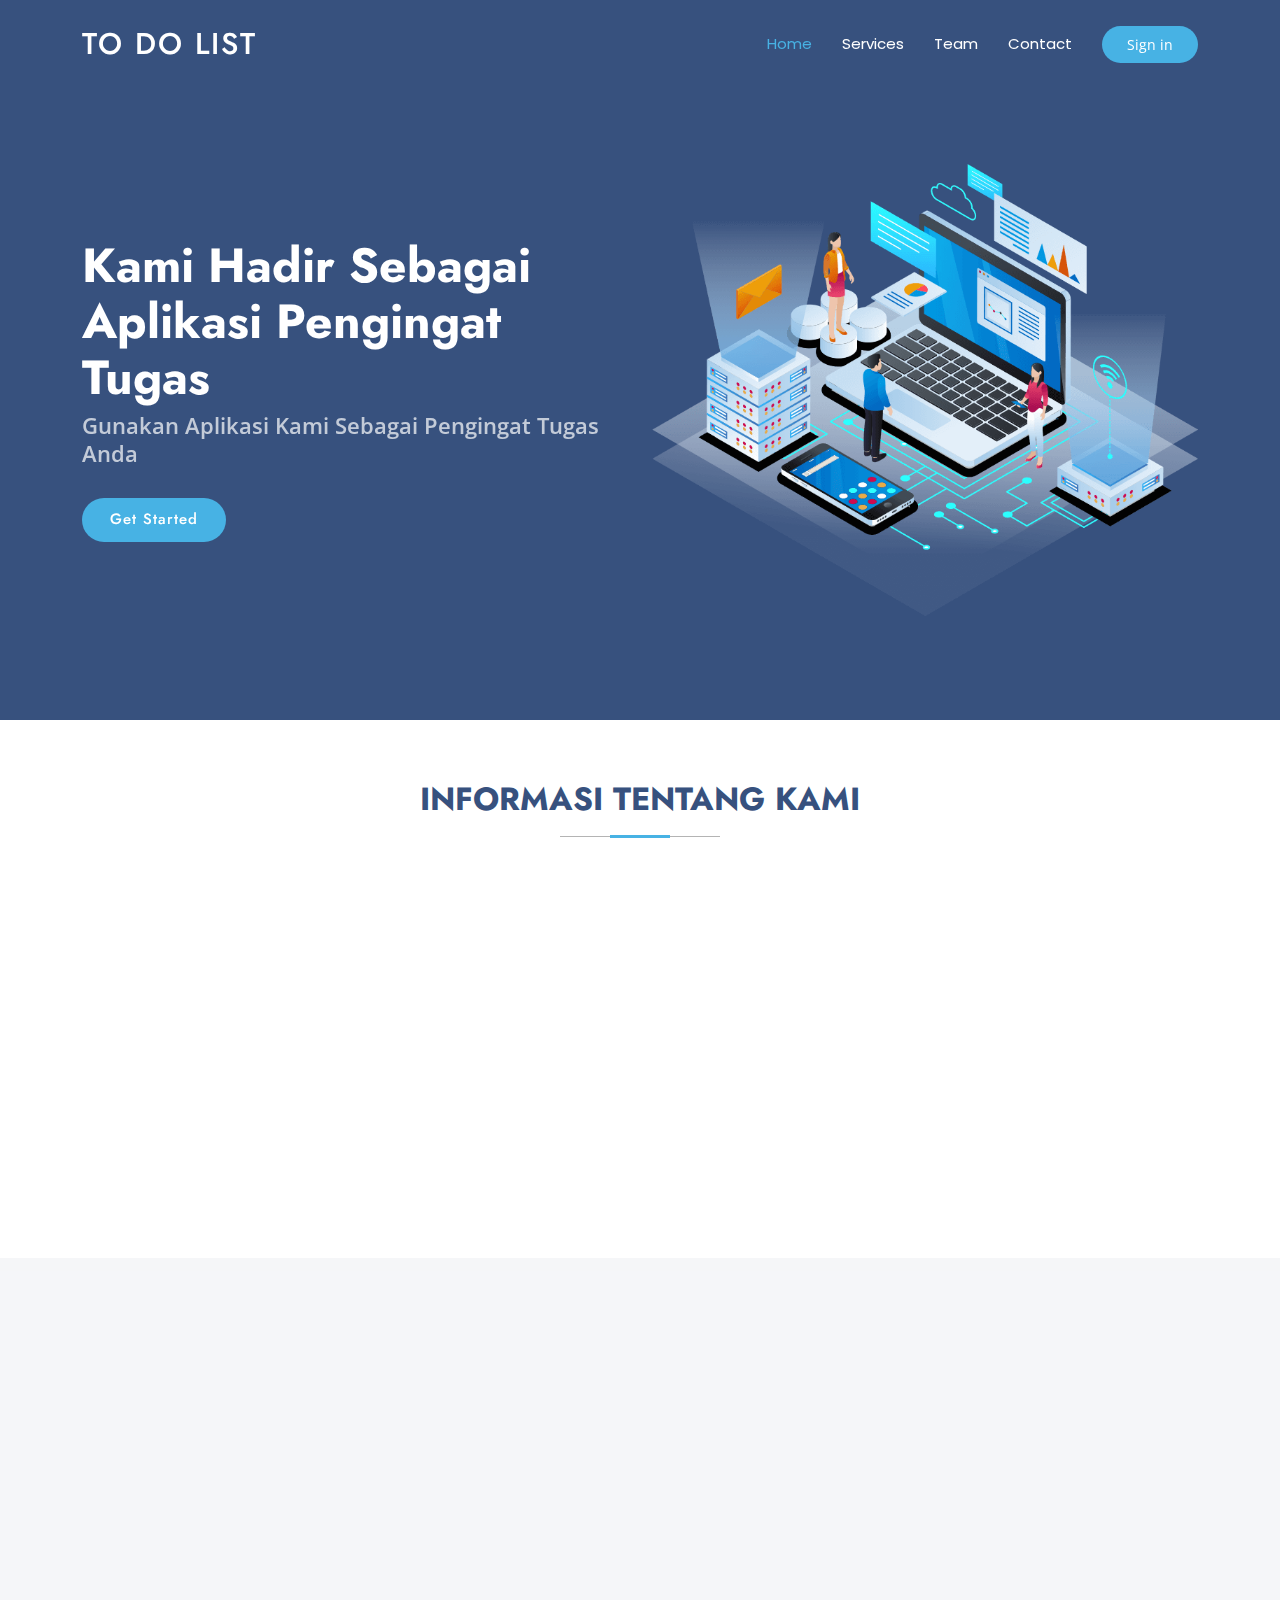
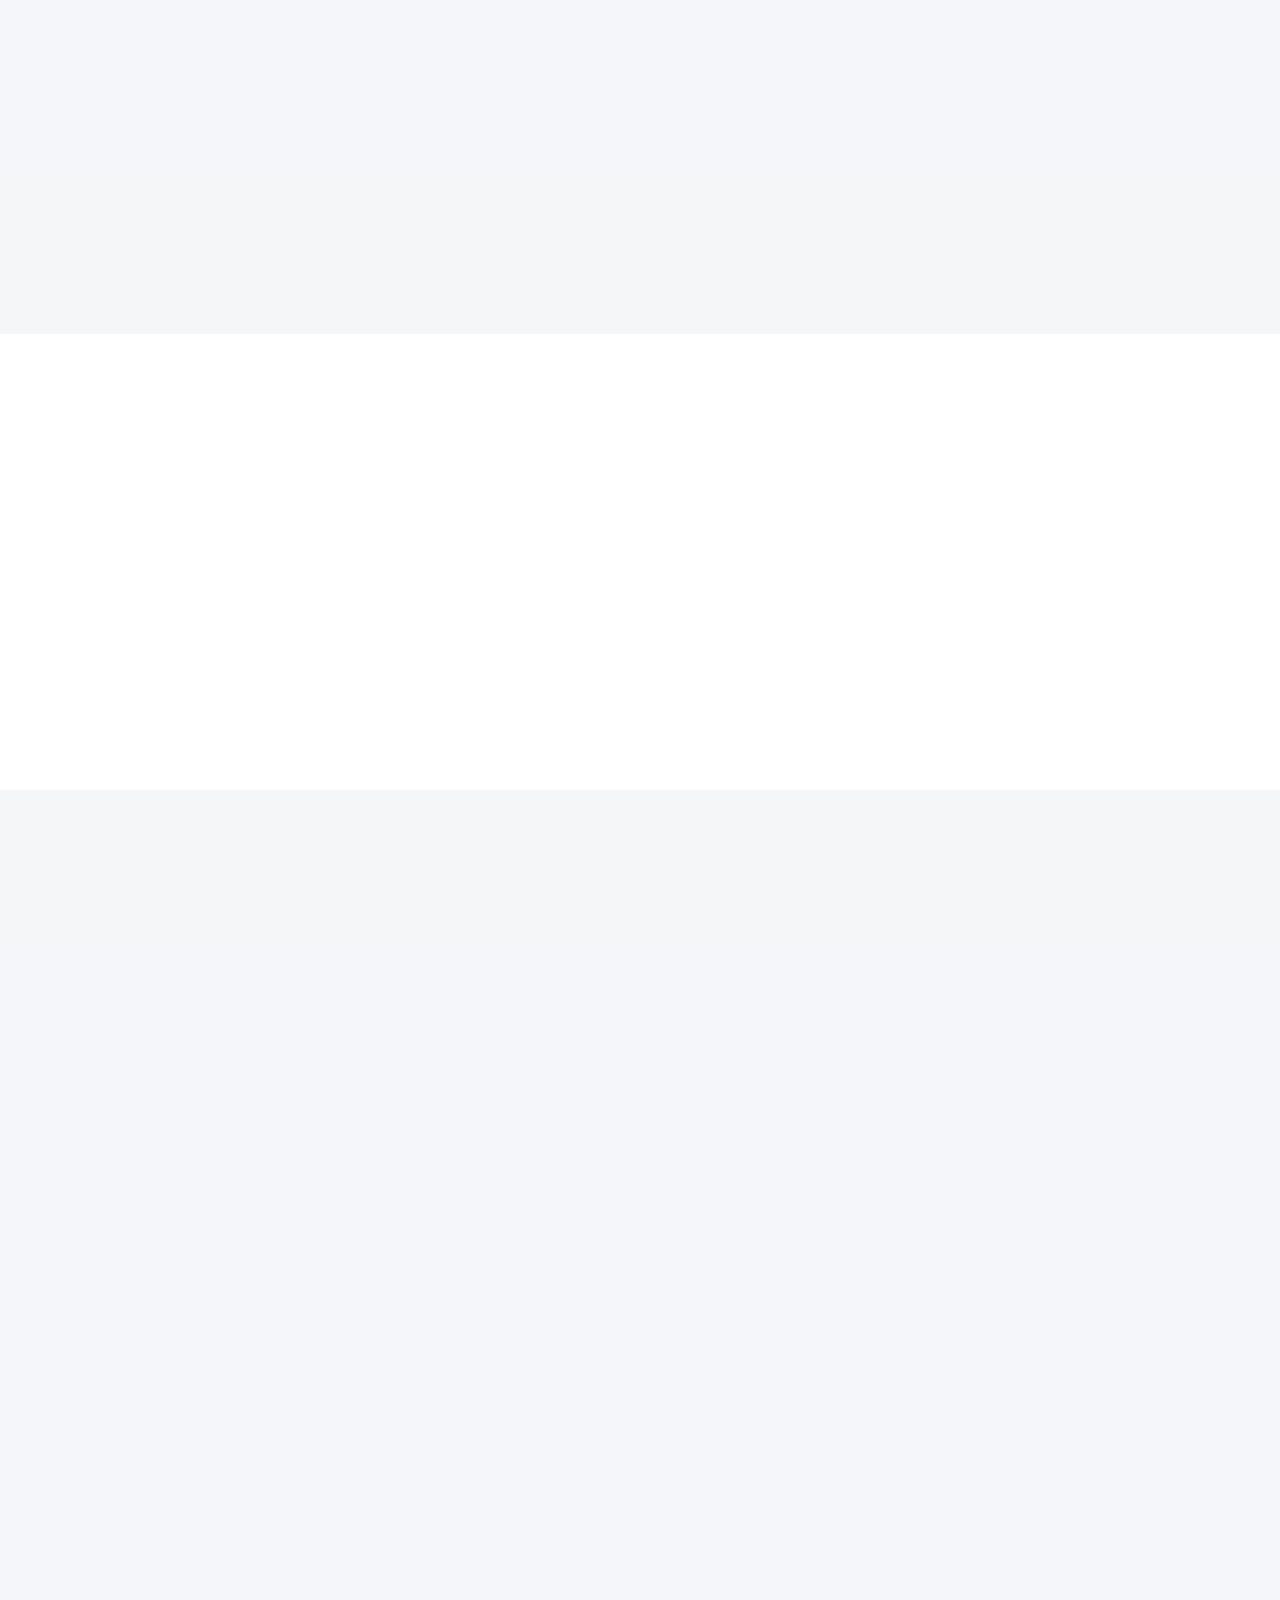
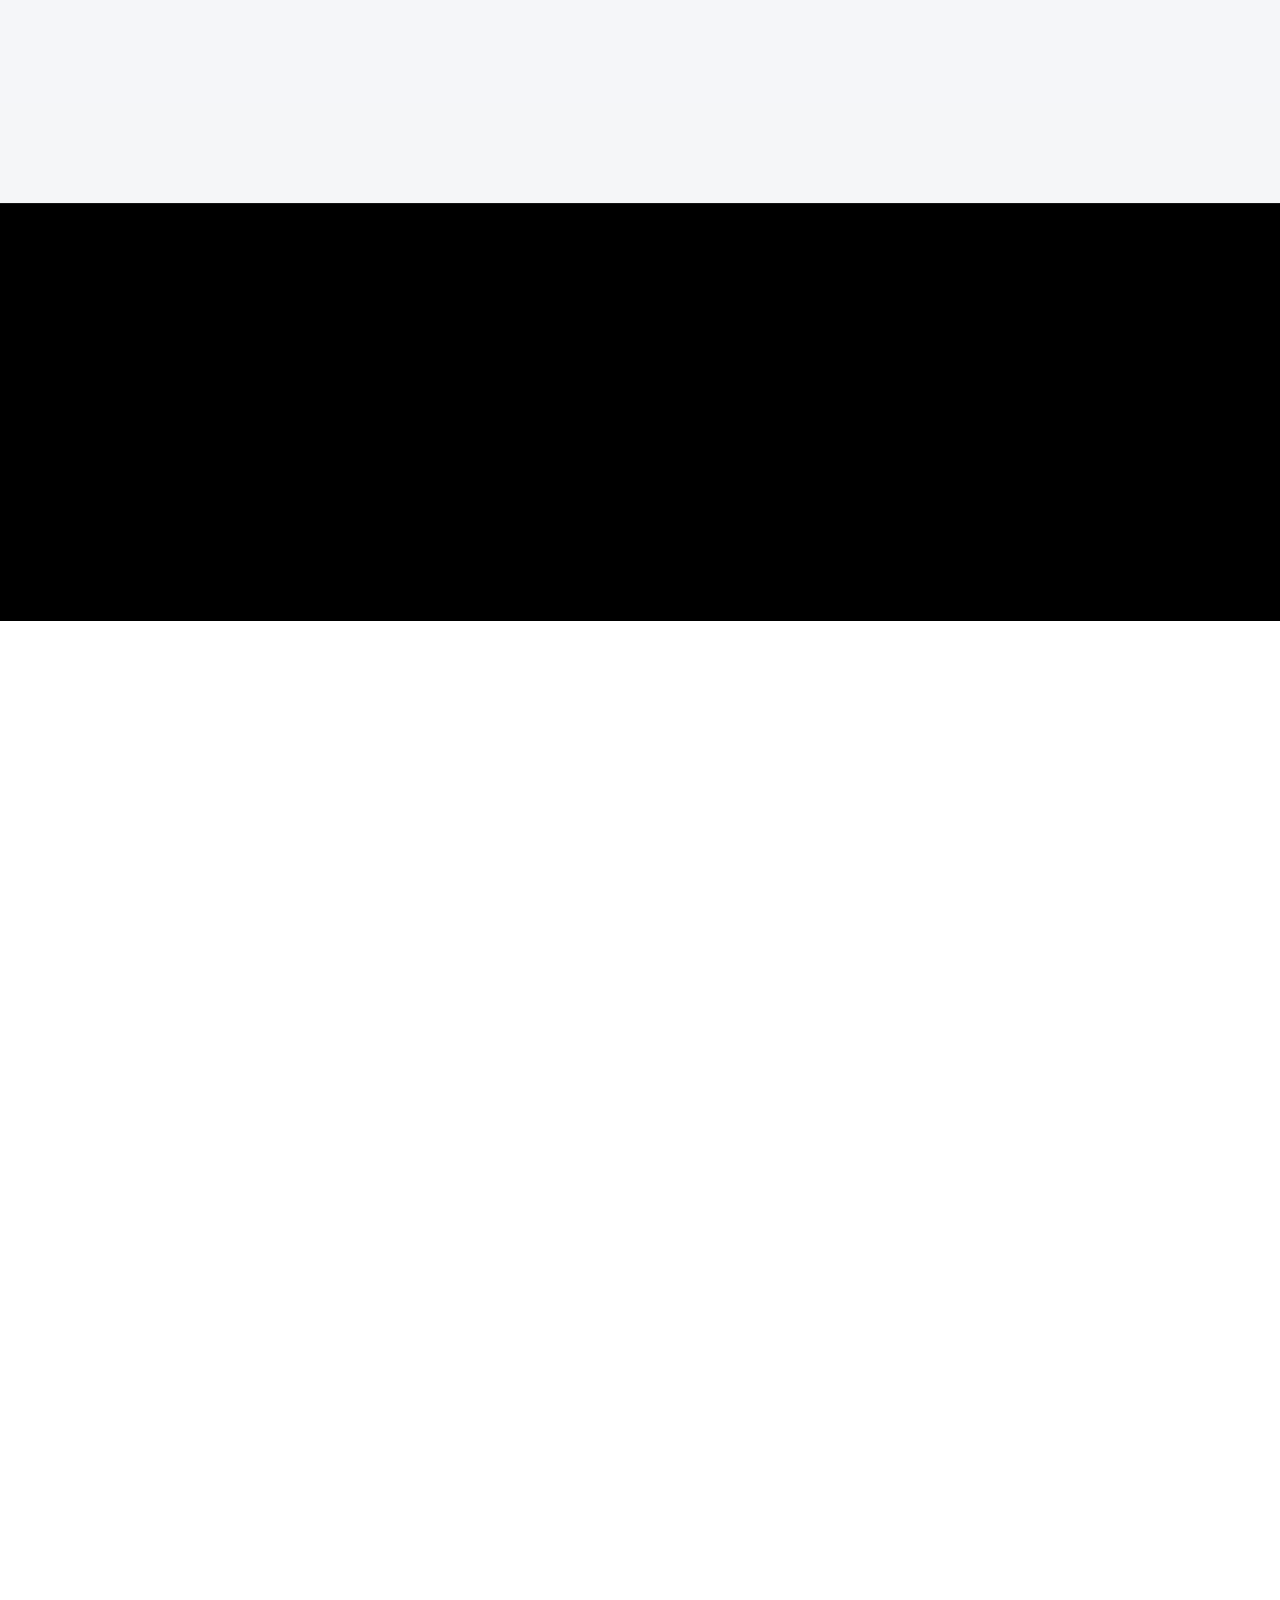
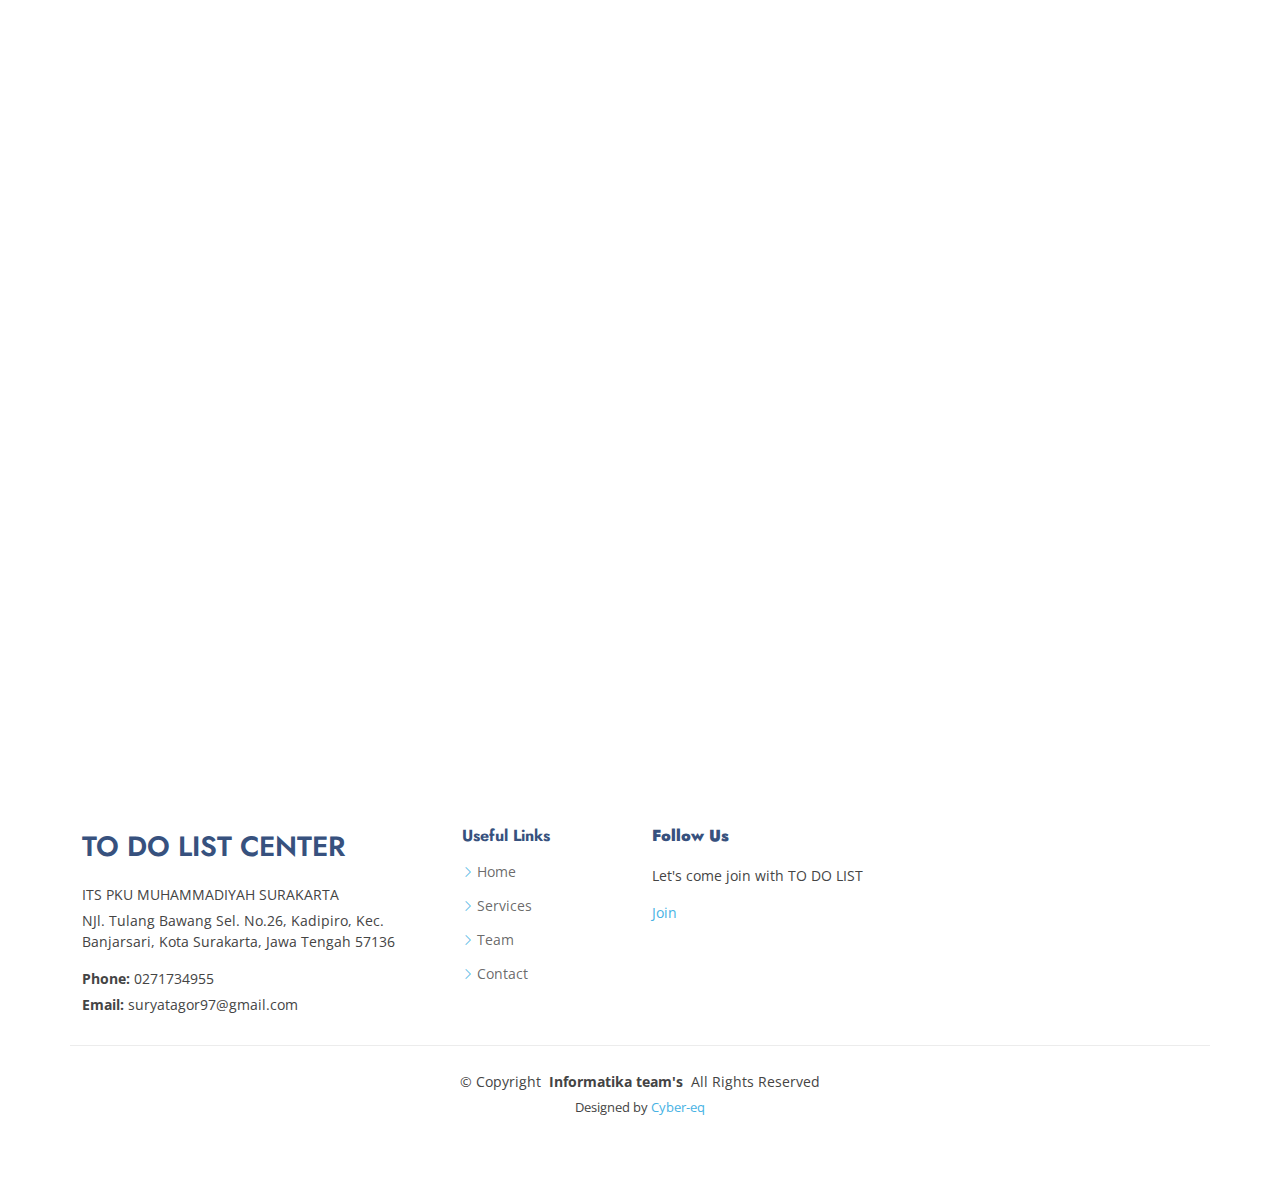
<file: index.html>
<!DOCTYPE html>
<html lang="en">

<head>
  <meta charset="utf-8">
  <meta content="width=device-width, initial-scale=1.0" name="viewport">
  <title>To Do List Project</title>
  <meta content="" name="description">
  <meta content="" name="keywords">

  <!-- Favicons -->
  <link href="assets/img/Icon.jpeg" rel="icon">
  <link href="assets/img/apple-touch-icon.png" rel="apple-touch-icon">

  <!-- Fonts -->
  <link href="https://fonts.googleapis.com" rel="preconnect">
  <link href="https://fonts.gstatic.com" rel="preconnect" crossorigin>
  <link href="https://fonts.googleapis.com/css2?family=Open+Sans:ital,wght@0,300;0,400;0,500;0,600;0,700;0,800;1,300;1,400;1,500;1,600;1,700;1,800&family=Poppins:ital,wght@0,100;0,200;0,300;0,400;0,500;0,600;0,700;0,800;0,900;1,100;1,200;1,300;1,400;1,500;1,600;1,700;1,800;1,900&family=Jost:ital,wght@0,100;0,200;0,300;0,400;0,500;0,600;0,700;0,800;0,900;1,100;1,200;1,300;1,400;1,500;1,600;1,700;1,800;1,900&display=swap" rel="stylesheet">

  <!-- Vendor CSS Files -->
  <link href="assets/vendor/bootstrap/css/bootstrap.min.css" rel="stylesheet">
  <link href="assets/vendor/bootstrap-icons/bootstrap-icons.css" rel="stylesheet">
  <link href="assets/vendor/aos/aos.css" rel="stylesheet">
  <link href="assets/vendor/glightbox/css/glightbox.min.css" rel="stylesheet">
  <link href="assets/vendor/swiper/swiper-bundle.min.css" rel="stylesheet">
  <link href="assets/css/main.css" rel="stylesheet">
</head>

<body class="index-page">

  <header id="header" class="header d-flex align-items-center fixed-top">
    <div class="container-fluid container-xl position-relative d-flex align-items-center">

      <a href="index.html" class="logo d-flex align-items-center me-auto">
        <!-- Uncomment the line below if you also wish to use an image logo -->
        <!-- <img src="assets/img/logo.png" alt=""> -->
        <h1 class="sitename">TO DO LIST</h1>
      </a>

      <nav id="navmenu" class="navmenu">
        <ul>
          <li><a href="#hero" class="active">Home</a></li>
          <li><a href="#services">Services</a></li>
          <li><a href="#team">Team</a></li>
          <li><a href="#contact">Contact</a></li>
        </ul>
        <i class="mobile-nav-toggle d-xl-none bi bi-list"></i>
      </nav>

      <a class="btn-getstarted" href="Db/login.php">Sign in</a>

    </div>
  </header>

  <main class="main">

    <!-- Hero Section -->
    <section id="hero" class="hero section">

      <div class="container">
        <div class="row gy-4">
          <div class="col-lg-6 order-2 order-lg-1 d-flex flex-column justify-content-center" data-aos="zoom-out">
            <h1>Kami Hadir Sebagai Aplikasi Pengingat Tugas</h1>
            <p>Gunakan Aplikasi Kami Sebagai Pengingat Tugas Anda</p>
            <div class="d-flex">
              <a href="Db/login.php" class="btn-get-started">Get Started</a>
           </div>
          </div>
          <div class="col-lg-6 order-1 order-lg-2 hero-img" data-aos="zoom-out" data-aos-delay="200">
            <img src="assets/img/hero-img.png" class="img-fluid animated" alt="">
          </div>
        </div>
      </div>

    </section><!-- /Hero Section -->

    <!-- About Section -->
    <section id="login" class="login section">

      <!-- Section Title -->
      <div class="container section-title" data-aos="fade-up">
        <h2>Informasi Tentang Kami</h2>
      </div><!-- End Section Title -->

      <div class="container">
        <div class="row gy-4">
          <div class="col-lg-6 content" data-aos="fade-up" data-aos-delay="100">
            <p>
              "Sibuk dengan banyak tugas? Jangan khawatir! To Do List siap membantu mengatur semua tugasmu dengan notifikasi yang tepat waktu.
              Nikmati kemudahan mengelola waktu dengan To Do List!"
            </p>
            <ul>
              <li><i class="bi bi-check2-circle"></i> <span>Pengingat Tugas Otomatis</span></li>
              <li><i class="bi bi-check2-circle"></i> <span>Antarmuka Pengguna yang Intuitif</span></li>
              <li><i class="bi bi-check2-circle"></i> <span>TEPAT WAKTU</span></li>
            </ul>
          </div>

          <div class="col-lg-6" data-aos="fade-up" data-aos-delay="200">
            <p>"Apakah kamu sering lupa dengan tugas-tugas penting? To Do List 
              hadir untuk mengubah cara kamu mengelola waktu dan tugas harianmu. Dengan fitur pengingat cerdas, 
              kamu akan mendapatkan notifikasi tepat waktu sehingga tidak ada lagi tugas yang terlewat. 
              Aplikasi ini juga dilengkapi dengan antarmuka yang mudah digunakan, memungkinkan kamu untuk menambahkan, mengedit, 
              dan mengorganisir tugas dengan cepat. Tidak peduli seberapa sibuk jadwalmu, 
              To Do List akan memastikan semua tugasmu tercatat dan terselesaikan tepat waktu. 
              Unduh sekarang dan jadilah lebih produktif setiap harinya dengan To Do List !"
            </p>
            <a href="#" class="read-more"><span>Read More</span><i class="bi bi-arrow-right"></i></a>
          </div>

        </div>

      </div>

    </section><!-- /About Section -->

    <!-- Why Us Section -->
    <section id="why-us" class="section why-us" data-builder="section">

      <div class="container-fluid">

        <div class="row gy-4">

          <div class="col-lg-7 d-flex flex-column justify-content-center order-2 order-lg-1">

            <div class="content px-xl-5" data-aos="fade-up" data-aos-delay="100">
              <h3><span>Ayo Bergabung Bersama Kami </span><strong>Kami Hadir Sebagai Pengingat Tugas Anda</strong></h3>
              <p>
                Manfaatkan waktu anda dengan sempurna mari percayakan kami sebagai asisten pengingat tugas anda
              </p>
            </div>

            <div class="faq-container px-xl-5" data-aos="fade-up" data-aos-delay="200">

              <div class="faq-item faq-active">

                <h3><span>01</span> Apa manfaat utama menggunakan aplikasi to-do list pengingat tugas?</h3>
                <div class="faq-content">
                  <p>
                    Manfaat utama menggunakan aplikasi to-do list pengingat tugas adalah membantu pengguna mengatur dan mengelola waktu dengan lebih efisien. Aplikasi ini memungkinkan pengguna untuk mencatat tugas yang perlu diselesaikan, mengatur prioritas, mengatur pengingat, dan memastikan tidak ada tugas yang terlewat. 
                    Hal ini dapat meningkatkan produktivitas dan mengurangi stres yang disebabkan oleh lupa atau penundaan tugas.
                  </p>
                </div>
                <i class="faq-toggle bi bi-chevron-right"></i>
              </div><!-- End Faq item-->

              <div class="faq-item">
                <h3><span>02</span> Fitur apa saja yang biasanya terdapat pada aplikasi to-do list pengingat tugas?</h3>
                <div class="faq-content">
                    <ul>
                      <li><i class="bi bi-check2-circle"></i> <span>Pembuatan dan pengelolaan daftar tugas</span></li>
                      <li><i class="bi bi-check2-circle"></i> <span>Pengaturan prioritas tugas</span></li>
                      <li><i class="bi bi-check2-circle"></i> <span>Pengingat dan notifikasi</span></li>
                      <li><i class="bi bi-check2-circle"></i> <span>Sinkronisasi dengan kalender</span></li>
                      <li><i class="bi bi-check2-circle"></i> <span>Pengelompokan tugas berdasarkan kategori atau proyek</span></li>
                    </ul>
                </div>
                <i class="faq-toggle bi bi-chevron-right"></i>
              </div>
              <!-- End Faq item-->
            </div>

          </div>

          <div class="col-lg-5 order-1 order-lg-2 why-us-img">
            <img src="assets/img/why-us.png" class="img-fluid" alt="" data-aos="zoom-in" data-aos-delay="100">
          </div>
        </div>

      </div>

    </section><!-- /Why Us Section -->

    <!-- Skills Section -->
    <section id="skills" class="skills section">

      <div class="container" data-aos="fade-up" data-aos-delay="100">

        <div class="row">

          <div class="col-lg-6 d-flex align-items-center">
            <img src="assets/img/skills.png" class="img-fluid" alt="">
          </div>

          <div class="col-lg-6 pt-4 pt-lg-0 content">

            <h3>Rating pengingat tugas anda</h3>
            <p class="fst-italic">
              Mari Percayakan Kami Menjadi Asisten Anda
            </p>

            <div class="skills-content skills-animation">

              <div class="progress">
                <span class="skill"><span>Tepat Waktu</span> <i class="val">100%</i></span>
                <div class="progress-bar-wrap">
                  <div class="progress-bar" role="progressbar" aria-valuenow="100" aria-valuemin="0" aria-valuemax="100"></div>
                </div>
              </div><!-- End Skills Item -->

              <div class="progress">
                <span class="skill"><span>Kurang Tepat Waktu</span> <i class="val">60%</i></span>
                <div class="progress-bar-wrap">
                  <div class="progress-bar" role="progressbar" aria-valuenow="60" aria-valuemin="0" aria-valuemax="100"></div>
                </div>
              </div><!-- End Skills Item -->

              <div class="progress">
                <span class="skill"><span>Kesalahan</span> <i class="val">45%</i></span>
                <div class="progress-bar-wrap">
                  <div class="progress-bar" role="progressbar" aria-valuenow="45" aria-valuemin="0" aria-valuemax="100"></div>
                </div>
              </div><!-- End Skills Item -->

              <div class="progress">
                <span class="skill"><span>Sangat Kurang tepat waktu</span> <i class="val">0%</i></span>
                <div class="progress-bar-wrap">
                  <div class="progress-bar" role="progressbar" aria-valuenow="0" aria-valuemin="0" aria-valuemax="100"></div>
                </div>
              </div><!-- End Skills Item -->
            </div>
          </div>
        </div>
      </div>

    </section>
    <!-- /Skills Section -->


    <!-- Services Section -->
    <section id="services" class="services section">

      <!-- Section Title -->
      <div class="container section-title" data-aos="fade-up">
        <h2>Services</h2>
        <p>Berbagai Macam Fitur Yang Kami Punya</p>
      </div><!-- End Section Title -->

      <div class="container">

        <div class="row gy-4">

          <div class="col-xl-3 col-md-6 d-flex" data-aos="fade-up" data-aos-delay="100">
            <div class="service-item position-relative">
              <div class="icon"><i class="bi bi-book"></i></div>
              <h4><a href="service-details.html" class="stretched-link"> Pengelompokan Tugas dan Proyek</a></h4>
              <p>Aplikasi ini memungkinkan pengguna untuk mengelompokkan tugas-tugas ke dalam proyek atau kategori. Misalnya, Anda 
                dapat membuat proyek bernama "Pekerjaan," "Keluarga," atau "Pribadi" dan menambahkan tugas-tugas terkait ke dalam masing-masing proyek.</p>
            </div>
          </div><!-- End Service Item -->

          <div class="col-xl-3 col-md-6 d-flex" data-aos="fade-up" data-aos-delay="200">
            <div class="service-item position-relative">
              <div class="icon"><i class="bi bi-bell-fill"></i></div>
              <h4><a href="service-details.html" class="stretched-link">Pengingat dan Notifikasi</a></h4>
              <p>
                Salah satu fitur unggulan dari aplikasi ini adalah kemampuannya untuk mengatur pengingat dan notifikasi. 
                Pengguna dapat menetapkan waktu atau lokasi tertentu untuk menerima pengingat, memastikan bahwa mereka tidak melewatkan tugas penting.
              </p>
            </div>
          </div><!-- End Service Item -->

          <div class="col-xl-3 col-md-6 d-flex" data-aos="fade-up" data-aos-delay="300">
            <div class="service-item position-relative">
              <div class="icon"><i class="bi bi-calendar3"></i></div>
              <h4><a href="service-details.html" class="stretched-link">Pengaturan Tanggal dan Ketepatan Pengingat Waktu</a></h4>
              <p>Aplikasi ini dilengkapi dengan fitur pengaturan tanggal dan ketepatan pengingat waktu yang memungkinkan 
                pengguna untuk menetapkan tenggat waktu spesifik dan pengingat yang tepat untuk setiap tugas.
              </p>
            </div>
          </div><!-- End Service Item -->

          <div class="col-xl-3 col-md-6 d-flex" data-aos="fade-up" data-aos-delay="400">
            <div class="service-item position-relative">
              <div class="icon"><i class="bi bi-app"></i></div>
              <h4><a href="service-details.html" class="stretched-link">Sinkronisasi Lintas Perangkat</a></h4>
              <p>Aplikasi ini menawarkan sinkronisasi otomatis lintas perangkat, termasuk ponsel, tablet, dan komputer. 
                Dengan fitur ini, pengguna dapat mengakses dan memperbarui daftar tugas mereka dari perangkat apa pun yang mereka gunakan. 
                Misalnya, jika Anda menambahkan tugas di ponsel Anda, tugas tersebut akan segera muncul di tablet dan komputer Anda. 
                Ini memastikan bahwa daftar tugas 
                Anda selalu up-to-date dan dapat diakses kapan saja dan di mana saja, meningkatkan fleksibilitas dan kemudahan penggunaan.</p>
            </div>
          </div><!-- End Service Item -->

        </div>

      </div>

    </section><!-- /Services Section -->

    <!-- Call To Action Section -->
    <section id="call-to-action" class="call-to-action section">

      <img src="assets/img/cta-bg.jpg" alt="">

      <div class="container">

        <div class="row" data-aos="zoom-in" data-aos-delay="100">
          <div class="col-xl-9 text-center text-xl-start">
            <h3>Mari Bergabung Bersama Kami</h3>
            <p>
              "Tingkatkan produktivitas Anda dengan aplikasi to-do list pengingat tugas terbaik! Atur tugas Anda dalam proyek-proyek terorganisir, 
              dapatkan pengingat tepat waktu dengan pengaturan tanggal yang akurat, dan nikmati kemudahan sinkronisasi lintas perangkat. 
              Baik untuk kolaborasi tim maupun manajemen tugas pribadi, aplikasi ini memastikan Anda tidak pernah melewatkan tenggat waktu penting. 
              Coba sekarang dan rasakan perbedaannya dalam mengelola waktu dan tugas Anda!"
            </p>
          </div>
          <div class="col-xl-3 cta-btn-container text-center">
            <a class="cta-btn align-middle" href="#">Join</a>
          </div>
        </div>

      </div>

    </section>
    <!-- /Call To Action Section -->

    <!-- Team Section -->
    <section id="team" class="team section">

      <!-- Section Title -->
      <div class="container section-title" data-aos="fade-up">
        <h2>Team</h2>
        <p>Ini Adalah Team Kami</p>
      </div>
      <!-- End Section Title -->

      <!-- Team member 1-->
      <div class="container">
        <div class="row gy-4">
          <div class="col-lg-6" data-aos="fade-up" data-aos-delay="100">
            <div class="team-member d-flex align-items-start">
              <div class="pic"><img src="assets/img/team/Team1.jpg" class="img-fluid" alt=""></div>
              <div class="member-info">
                <h4>Arfa Zaim Al murtdalo</h4>
                <span>Back-end developer</span>
                <p>Saya adalah Back-end developer</p>
                <div class="social">
                  <a href="https://github.com/Arfazaim"><i class="bi bi-github"></i></a>
                  <a href=""><i class="bi bi-instagram"></i></a>
                  <a href=""> <i class="bi bi-linkedin"></i> </a>
                </div>
              </div>
            </div>
          </div>
          <!-- End Team Member -->

          <!-- Team member 2-->
          <div class="col-lg-6" data-aos="fade-up" data-aos-delay="200">
            <div class="team-member d-flex align-items-start">
              <div class="pic"><img src="assets/img/team/Team2.JPG" class="img-fluid" alt=""></div>
              <div class="member-info">
                <h4>Surya Tagor Dalimunthe</h4>
                <span>Front-end developer</span>
                <p>I'm a Front-end developer</p>
                <div class="social">
                  <a href="https://github.com/Cyber-eq"><i class="bi bi-github"></i></a>
                  <a href=""><i class="bi bi-instagram"></i></a>
                  <a href=""> <i class="bi bi-linkedin"></i> </a>
                </div>
              </div>
            </div>
          </div>
          <!-- End Team Member -->

          <!-- Team member 3-->
          <div class="col-lg-6" data-aos="fade-up" data-aos-delay="300">
            <div class="team-member d-flex align-items-start">
              <div class="pic"><img src="assets/img/team/yamaha.png" class="img-fluid" alt=""></div>
              <div class="member-info">
                <h4>Ari Putra Pratama</h4>
                <span>Data base speciallis</span>
                <p>Saya adalah seorang ahli data base</p>
                <div class="social">
                  <a href=""><i class="bi bi-github"></i></a>
                  <a href=""><i class="bi bi-instagram"></i></a>
                  <a href=""> <i class="bi bi-linkedin"></i> </a>
                </div>
              </div>
            </div>
          </div>
          <!-- End Team Member -->
        </div>
      </div>

    </section>
    <!-- /Team Section -->

    <!-- Contact Section -->
    <section id="contact" class="contact section">

      <!-- Section Title -->
      <div class="container section-title" data-aos="fade-up">
        <h2>Contact</h2>
        <p>Hubungi Kami Di Bawah Ini</p>
      </div><!-- End Section Title -->

      <div class="container" data-aos="fade-up" data-aos-delay="100">

        <div class="row gy-4">

          <div class="col-lg-5">

            <div class="info-wrap">
              <div class="info-item d-flex" data-aos="fade-up" data-aos-delay="200">
                <i class="bi bi-geo-alt flex-shrink-0"></i>
                <div>
                  <h3>Address</h3>
                  <p>Jl. Tulang Bawang Sel. No.26, Kadipiro, Kec. Banjarsari, Kota Surakarta, Jawa Tengah 57136</p>
                </div>
              </div>
              <!-- End Info Item -->

              <div class="info-item d-flex" data-aos="fade-up" data-aos-delay="300">
                <i class="bi bi-telephone flex-shrink-0"></i>
                <div>
                  <h3>Call Us</h3>
                  <p>0271734955</p>
                </div>
              </div>
              <!-- End Info Item -->

              <div class="info-item d-flex" data-aos="fade-up" data-aos-delay="400">
                <i class="bi bi-envelope flex-shrink-0"></i>
                <div>
                  <h3>Email Us</h3>
                  <p>suryatagor97@gmail.com</p>
                </div>
              </div>
              <!-- End Info Item -->

              <iframe 
              src="https://www.google.com/maps/embed?pb=!1m18!1m12!1m3!1d3955.375035558972!2d110.81359007476325!3d-7.534011492479221!2m3!1f0!2f0!3f0!3m2!1i1024!2i768!4f13.1!3m3!1m2!1s0x2e7a16aef3f5fd25%3A0x901de3bca01ebcf4!2sITS%20PKU%20Muhammadiyah%20Surakarta!5e0!3m2!1sid!2sid!4v1719472631567!5m2!1sid!2sid" 
              frameborder="0" 
              style="border:0; width: 100%; height: 270px;" 
              allowfullscreen="" 
              loading="lazy" 
              referrerpolicy="no-referrer-when-downgrade">
            </iframe>
            </div>
          </div>
        </div>
      </div>

    </section>
    <!-- /Contact Section -->
  </main>

  <!-- footer -->
  <footer id="footer" class="footer">
    <div class="container footer-top">
      <div class="row gy-4">
        <div class="col-lg-4 col-md-6 footer-about">
          <a href="index.html" class="d-flex align-items-center">
            <span class="sitename">TO DO LIST CENTER</span>
          </a>
          <div class="footer-contact pt-3">
            <p>ITS PKU MUHAMMADIYAH SURAKARTA</p>
            <p>NJl. Tulang Bawang Sel. No.26, Kadipiro, Kec. Banjarsari, Kota Surakarta, Jawa Tengah 57136</p>
            <p class="mt-3"><strong>Phone:</strong> <span>0271734955</span></p>
            <p><strong>Email:</strong> <span>suryatagor97@gmail.com</span></p>
          </div>
        </div>

        <div class="col-lg-2 col-md-3 footer-links">
          <h4>Useful Links</h4>
          <ul>
            <li><i class="bi bi-chevron-right"></i> <a href="#">Home</a></li>
            <li><i class="bi bi-chevron-right"></i> <a href="#">Services</a></li>
            <li><i class="bi bi-chevron-right"></i> <a href="#">Team</a></li>
            <li><i class="bi bi-chevron-right"></i> <a href="#">Contact</a></li>
          </ul>
        </div>

        <div class="col-lg-4 col-md-12">
          <h4><strong>Follow Us</strong></h4>
          <p>Let's come join with TO DO LIST </p>
          <div class="">
          <a href="#">Join</a>
          </div>
        </div>

      </div>
    </div>

    <div class="container copyright text-center mt-4">
      <p>© <span>Copyright</span> <strong class="px-1 sitename">Informatika team's</strong> <span>All Rights Reserved</span></p>
      <div class="credits">
        Designed by <a href="https://github.com/Cyber-eq">Cyber-eq</a>
      </div>
    </div>

  </footer>

  <!-- End Footer -->

  <!-- Scroll Top -->
  <a href="#" id="scroll-top" class="scroll-top d-flex align-items-center justify-content-center"><i class="bi bi-arrow-up-short"></i></a>

  <!-- Preloader -->
  <div id="preloader"></div>

  <!-- Vendor JS Files -->
  <script src="assets/vendor/bootstrap/js/bootstrap.bundle.min.js"></script>
  <script src="assets/vendor/php-email-form/validate.js"></script>
  <script src="assets/vendor/aos/aos.js"></script>
  <script src="assets/vendor/glightbox/js/glightbox.min.js"></script>
  <script src="assets/vendor/swiper/swiper-bundle.min.js"></script>
  <script src="assets/vendor/waypoints/noframework.waypoints.js"></script>
  <script src="assets/vendor/imagesloaded/imagesloaded.pkgd.min.js"></script>
  <script src="assets/vendor/isotope-layout/isotope.pkgd.min.js"></script>

  <!-- Main JS File -->
  <script src="assets/js/main.js"></script>

</body>

</html>
</file>
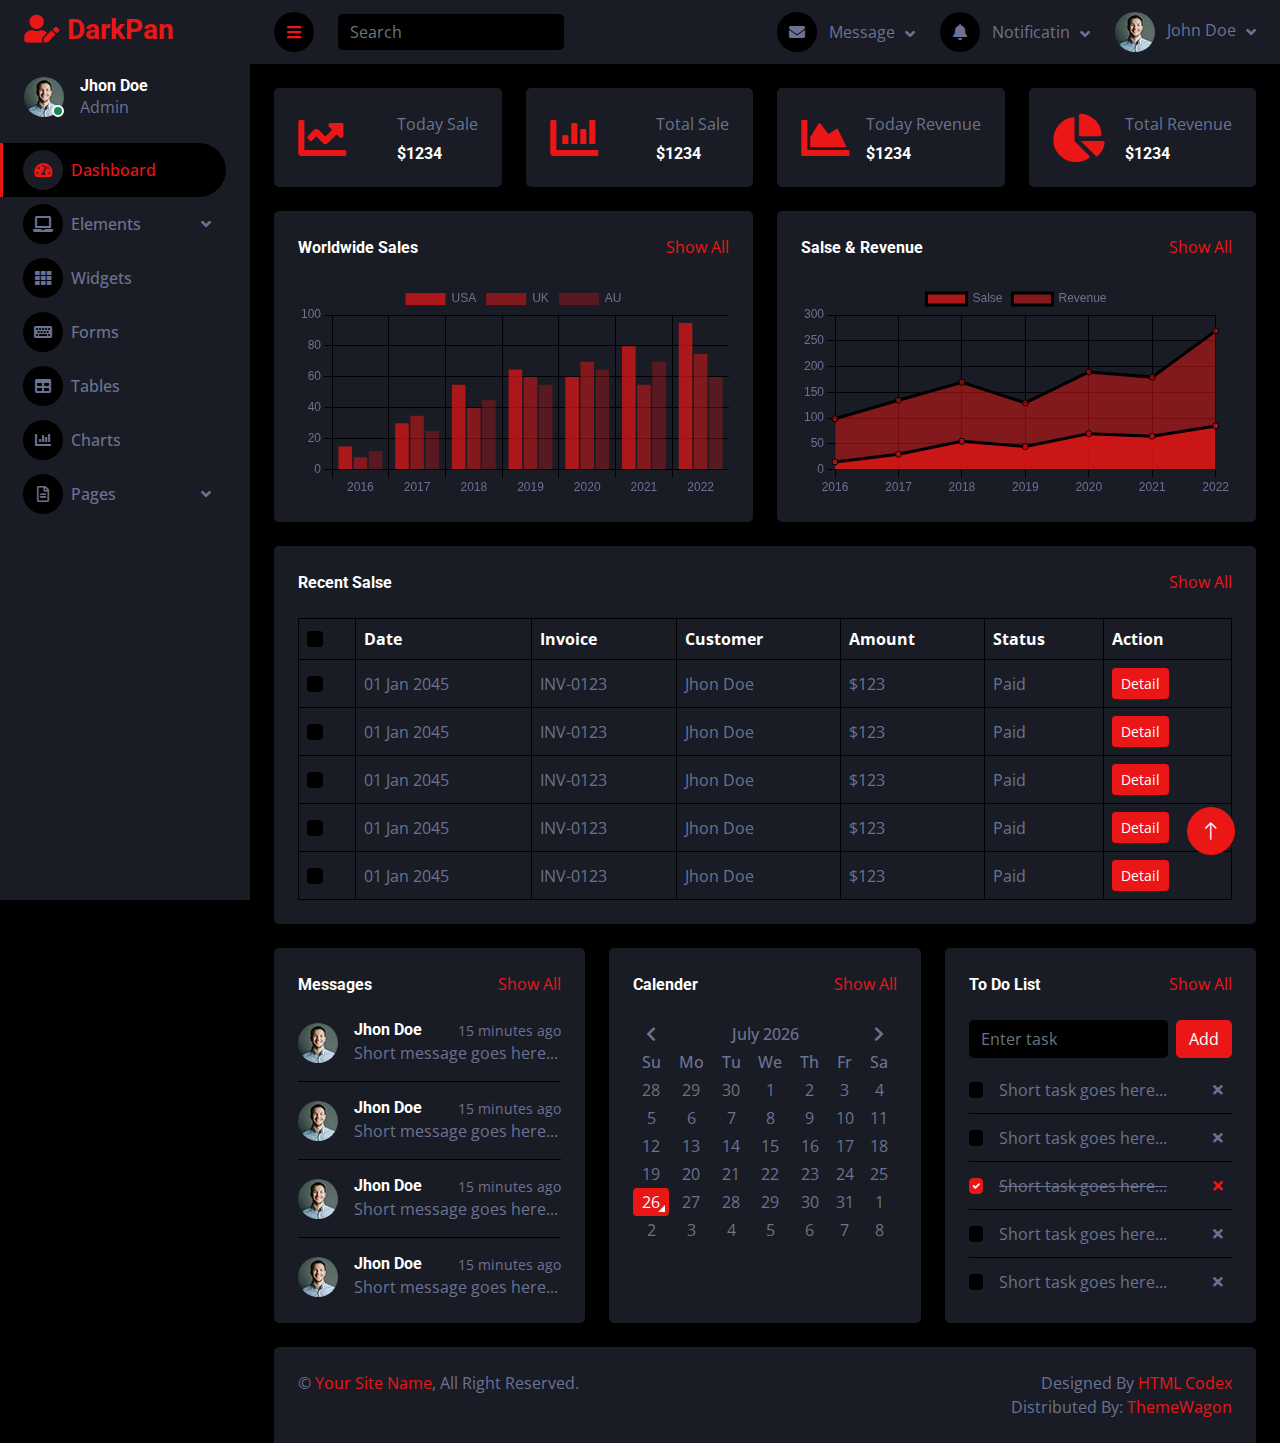
<file: darkpan-1.0.0/index.html>
<!DOCTYPE html>
<html lang="en">

<head>
    <meta charset="utf-8">
    <title>DarkPan - Bootstrap 5 Admin Template</title>
    <meta content="width=device-width, initial-scale=1.0" name="viewport">
    <meta content="" name="keywords">
    <meta content="" name="description">

    <!-- Favicon -->
    <link href="img/favicon.ico" rel="icon">

    <!-- Google Web Fonts -->
    <link rel="preconnect" href="https://fonts.googleapis.com">
    <link rel="preconnect" href="https://fonts.gstatic.com" crossorigin>
    <link href="https://fonts.googleapis.com/css2?family=Open+Sans:wght@400;600&family=Roboto:wght@500;700&display=swap" rel="stylesheet"> 
    
    <!-- Icon Font Stylesheet -->
    <link href="https://cdnjs.cloudflare.com/ajax/libs/font-awesome/5.10.0/css/all.min.css" rel="stylesheet">
    <link href="https://cdn.jsdelivr.net/npm/bootstrap-icons@1.4.1/font/bootstrap-icons.css" rel="stylesheet">

    <!-- Libraries Stylesheet -->
    <link href="lib/owlcarousel/assets/owl.carousel.min.css" rel="stylesheet">
    <link href="lib/tempusdominus/css/tempusdominus-bootstrap-4.min.css" rel="stylesheet" />

    <!-- Customized Bootstrap Stylesheet -->
    <link href="css/bootstrap.min.css" rel="stylesheet">

    <!-- Template Stylesheet -->
    <link href="css/style.css" rel="stylesheet">
</head>

<body>
    <div class="container-fluid position-relative d-flex p-0">
        <!-- Spinner Start -->
        <div id="spinner" class="show bg-dark position-fixed translate-middle w-100 vh-100 top-50 start-50 d-flex align-items-center justify-content-center">
            <div class="spinner-border text-primary" style="width: 3rem; height: 3rem;" role="status">
                <span class="sr-only">Loading...</span>
            </div>
        </div>
        <!-- Spinner End -->


        <!-- Sidebar Start -->
        <div class="sidebar pe-4 pb-3">
            <nav class="navbar bg-secondary navbar-dark">
                <a href="index.html" class="navbar-brand mx-4 mb-3">
                    <h3 class="text-primary"><i class="fa fa-user-edit me-2"></i>DarkPan</h3>
                </a>
                <div class="d-flex align-items-center ms-4 mb-4">
                    <div class="position-relative">
                        <img class="rounded-circle" src="img/user.jpg" alt="" style="width: 40px; height: 40px;">
                        <div class="bg-success rounded-circle border border-2 border-white position-absolute end-0 bottom-0 p-1"></div>
                    </div>
                    <div class="ms-3">
                        <h6 class="mb-0">Jhon Doe</h6>
                        <span>Admin</span>
                    </div>
                </div>
                <div class="navbar-nav w-100">
                    <a href="index.html" class="nav-item nav-link active"><i class="fa fa-tachometer-alt me-2"></i>Dashboard</a>
                    <div class="nav-item dropdown">
                        <a href="#" class="nav-link dropdown-toggle" data-bs-toggle="dropdown"><i class="fa fa-laptop me-2"></i>Elements</a>
                        <div class="dropdown-menu bg-transparent border-0">
                            <a href="button.html" class="dropdown-item">Buttons</a>
                            <a href="typography.html" class="dropdown-item">Typography</a>
                            <a href="element.html" class="dropdown-item">Other Elements</a>
                        </div>
                    </div>
                    <a href="widget.html" class="nav-item nav-link"><i class="fa fa-th me-2"></i>Widgets</a>
                    <a href="form.html" class="nav-item nav-link"><i class="fa fa-keyboard me-2"></i>Forms</a>
                    <a href="table.html" class="nav-item nav-link"><i class="fa fa-table me-2"></i>Tables</a>
                    <a href="chart.html" class="nav-item nav-link"><i class="fa fa-chart-bar me-2"></i>Charts</a>
                    <div class="nav-item dropdown">
                        <a href="#" class="nav-link dropdown-toggle" data-bs-toggle="dropdown"><i class="far fa-file-alt me-2"></i>Pages</a>
                        <div class="dropdown-menu bg-transparent border-0">
                            <a href="signin.html" class="dropdown-item">Sign In</a>
                            <a href="signup.html" class="dropdown-item">Sign Up</a>
                            <a href="404.html" class="dropdown-item">404 Error</a>
                            <a href="blank.html" class="dropdown-item">Blank Page</a>
                        </div>
                    </div>
                </div>
            </nav>
        </div>
        <!-- Sidebar End -->


        <!-- Content Start -->
        <div class="content">
            <!-- Navbar Start -->
            <nav class="navbar navbar-expand bg-secondary navbar-dark sticky-top px-4 py-0">
                <a href="index.html" class="navbar-brand d-flex d-lg-none me-4">
                    <h2 class="text-primary mb-0"><i class="fa fa-user-edit"></i></h2>
                </a>
                <a href="#" class="sidebar-toggler flex-shrink-0">
                    <i class="fa fa-bars"></i>
                </a>
                <form class="d-none d-md-flex ms-4">
                    <input class="form-control bg-dark border-0" type="search" placeholder="Search">
                </form>
                <div class="navbar-nav align-items-center ms-auto">
                    <div class="nav-item dropdown">
                        <a href="#" class="nav-link dropdown-toggle" data-bs-toggle="dropdown">
                            <i class="fa fa-envelope me-lg-2"></i>
                            <span class="d-none d-lg-inline-flex">Message</span>
                        </a>
                        <div class="dropdown-menu dropdown-menu-end bg-secondary border-0 rounded-0 rounded-bottom m-0">
                            <a href="#" class="dropdown-item">
                                <div class="d-flex align-items-center">
                                    <img class="rounded-circle" src="img/user.jpg" alt="" style="width: 40px; height: 40px;">
                                    <div class="ms-2">
                                        <h6 class="fw-normal mb-0">Jhon send you a message</h6>
                                        <small>15 minutes ago</small>
                                    </div>
                                </div>
                            </a>
                            <hr class="dropdown-divider">
                            <a href="#" class="dropdown-item">
                                <div class="d-flex align-items-center">
                                    <img class="rounded-circle" src="img/user.jpg" alt="" style="width: 40px; height: 40px;">
                                    <div class="ms-2">
                                        <h6 class="fw-normal mb-0">Jhon send you a message</h6>
                                        <small>15 minutes ago</small>
                                    </div>
                                </div>
                            </a>
                            <hr class="dropdown-divider">
                            <a href="#" class="dropdown-item">
                                <div class="d-flex align-items-center">
                                    <img class="rounded-circle" src="img/user.jpg" alt="" style="width: 40px; height: 40px;">
                                    <div class="ms-2">
                                        <h6 class="fw-normal mb-0">Jhon send you a message</h6>
                                        <small>15 minutes ago</small>
                                    </div>
                                </div>
                            </a>
                            <hr class="dropdown-divider">
                            <a href="#" class="dropdown-item text-center">See all message</a>
                        </div>
                    </div>
                    <div class="nav-item dropdown">
                        <a href="#" class="nav-link dropdown-toggle" data-bs-toggle="dropdown">
                            <i class="fa fa-bell me-lg-2"></i>
                            <span class="d-none d-lg-inline-flex">Notificatin</span>
                        </a>
                        <div class="dropdown-menu dropdown-menu-end bg-secondary border-0 rounded-0 rounded-bottom m-0">
                            <a href="#" class="dropdown-item">
                                <h6 class="fw-normal mb-0">Profile updated</h6>
                                <small>15 minutes ago</small>
                            </a>
                            <hr class="dropdown-divider">
                            <a href="#" class="dropdown-item">
                                <h6 class="fw-normal mb-0">New user added</h6>
                                <small>15 minutes ago</small>
                            </a>
                            <hr class="dropdown-divider">
                            <a href="#" class="dropdown-item">
                                <h6 class="fw-normal mb-0">Password changed</h6>
                                <small>15 minutes ago</small>
                            </a>
                            <hr class="dropdown-divider">
                            <a href="#" class="dropdown-item text-center">See all notifications</a>
                        </div>
                    </div>
                    <div class="nav-item dropdown">
                        <a href="#" class="nav-link dropdown-toggle" data-bs-toggle="dropdown">
                            <img class="rounded-circle me-lg-2" src="img/user.jpg" alt="" style="width: 40px; height: 40px;">
                            <span class="d-none d-lg-inline-flex">John Doe</span>
                        </a>
                        <div class="dropdown-menu dropdown-menu-end bg-secondary border-0 rounded-0 rounded-bottom m-0">
                            <a href="#" class="dropdown-item">My Profile</a>
                            <a href="#" class="dropdown-item">Settings</a>
                            <a href="#" class="dropdown-item">Log Out</a>
                        </div>
                    </div>
                </div>
            </nav>
            <!-- Navbar End -->


            <!-- Sale & Revenue Start -->
            <div class="container-fluid pt-4 px-4">
                <div class="row g-4">
                    <div class="col-sm-6 col-xl-3">
                        <div class="bg-secondary rounded d-flex align-items-center justify-content-between p-4">
                            <i class="fa fa-chart-line fa-3x text-primary"></i>
                            <div class="ms-3">
                                <p class="mb-2">Today Sale</p>
                                <h6 class="mb-0">$1234</h6>
                            </div>
                        </div>
                    </div>
                    <div class="col-sm-6 col-xl-3">
                        <div class="bg-secondary rounded d-flex align-items-center justify-content-between p-4">
                            <i class="fa fa-chart-bar fa-3x text-primary"></i>
                            <div class="ms-3">
                                <p class="mb-2">Total Sale</p>
                                <h6 class="mb-0">$1234</h6>
                            </div>
                        </div>
                    </div>
                    <div class="col-sm-6 col-xl-3">
                        <div class="bg-secondary rounded d-flex align-items-center justify-content-between p-4">
                            <i class="fa fa-chart-area fa-3x text-primary"></i>
                            <div class="ms-3">
                                <p class="mb-2">Today Revenue</p>
                                <h6 class="mb-0">$1234</h6>
                            </div>
                        </div>
                    </div>
                    <div class="col-sm-6 col-xl-3">
                        <div class="bg-secondary rounded d-flex align-items-center justify-content-between p-4">
                            <i class="fa fa-chart-pie fa-3x text-primary"></i>
                            <div class="ms-3">
                                <p class="mb-2">Total Revenue</p>
                                <h6 class="mb-0">$1234</h6>
                            </div>
                        </div>
                    </div>
                </div>
            </div>
            <!-- Sale & Revenue End -->


            <!-- Sales Chart Start -->
            <div class="container-fluid pt-4 px-4">
                <div class="row g-4">
                    <div class="col-sm-12 col-xl-6">
                        <div class="bg-secondary text-center rounded p-4">
                            <div class="d-flex align-items-center justify-content-between mb-4">
                                <h6 class="mb-0">Worldwide Sales</h6>
                                <a href="">Show All</a>
                            </div>
                            <canvas id="worldwide-sales"></canvas>
                        </div>
                    </div>
                    <div class="col-sm-12 col-xl-6">
                        <div class="bg-secondary text-center rounded p-4">
                            <div class="d-flex align-items-center justify-content-between mb-4">
                                <h6 class="mb-0">Salse & Revenue</h6>
                                <a href="">Show All</a>
                            </div>
                            <canvas id="salse-revenue"></canvas>
                        </div>
                    </div>
                </div>
            </div>
            <!-- Sales Chart End -->


            <!-- Recent Sales Start -->
            <div class="container-fluid pt-4 px-4">
                <div class="bg-secondary text-center rounded p-4">
                    <div class="d-flex align-items-center justify-content-between mb-4">
                        <h6 class="mb-0">Recent Salse</h6>
                        <a href="">Show All</a>
                    </div>
                    <div class="table-responsive">
                        <table class="table text-start align-middle table-bordered table-hover mb-0">
                            <thead>
                                <tr class="text-white">
                                    <th scope="col"><input class="form-check-input" type="checkbox"></th>
                                    <th scope="col">Date</th>
                                    <th scope="col">Invoice</th>
                                    <th scope="col">Customer</th>
                                    <th scope="col">Amount</th>
                                    <th scope="col">Status</th>
                                    <th scope="col">Action</th>
                                </tr>
                            </thead>
                            <tbody>
                                <tr>
                                    <td><input class="form-check-input" type="checkbox"></td>
                                    <td>01 Jan 2045</td>
                                    <td>INV-0123</td>
                                    <td>Jhon Doe</td>
                                    <td>$123</td>
                                    <td>Paid</td>
                                    <td><a class="btn btn-sm btn-primary" href="">Detail</a></td>
                                </tr>
                                <tr>
                                    <td><input class="form-check-input" type="checkbox"></td>
                                    <td>01 Jan 2045</td>
                                    <td>INV-0123</td>
                                    <td>Jhon Doe</td>
                                    <td>$123</td>
                                    <td>Paid</td>
                                    <td><a class="btn btn-sm btn-primary" href="">Detail</a></td>
                                </tr>
                                <tr>
                                    <td><input class="form-check-input" type="checkbox"></td>
                                    <td>01 Jan 2045</td>
                                    <td>INV-0123</td>
                                    <td>Jhon Doe</td>
                                    <td>$123</td>
                                    <td>Paid</td>
                                    <td><a class="btn btn-sm btn-primary" href="">Detail</a></td>
                                </tr>
                                <tr>
                                    <td><input class="form-check-input" type="checkbox"></td>
                                    <td>01 Jan 2045</td>
                                    <td>INV-0123</td>
                                    <td>Jhon Doe</td>
                                    <td>$123</td>
                                    <td>Paid</td>
                                    <td><a class="btn btn-sm btn-primary" href="">Detail</a></td>
                                </tr>
                                <tr>
                                    <td><input class="form-check-input" type="checkbox"></td>
                                    <td>01 Jan 2045</td>
                                    <td>INV-0123</td>
                                    <td>Jhon Doe</td>
                                    <td>$123</td>
                                    <td>Paid</td>
                                    <td><a class="btn btn-sm btn-primary" href="">Detail</a></td>
                                </tr>
                            </tbody>
                        </table>
                    </div>
                </div>
            </div>
            <!-- Recent Sales End -->


            <!-- Widgets Start -->
            <div class="container-fluid pt-4 px-4">
                <div class="row g-4">
                    <div class="col-sm-12 col-md-6 col-xl-4">
                        <div class="h-100 bg-secondary rounded p-4">
                            <div class="d-flex align-items-center justify-content-between mb-2">
                                <h6 class="mb-0">Messages</h6>
                                <a href="">Show All</a>
                            </div>
                            <div class="d-flex align-items-center border-bottom py-3">
                                <img class="rounded-circle flex-shrink-0" src="img/user.jpg" alt="" style="width: 40px; height: 40px;">
                                <div class="w-100 ms-3">
                                    <div class="d-flex w-100 justify-content-between">
                                        <h6 class="mb-0">Jhon Doe</h6>
                                        <small>15 minutes ago</small>
                                    </div>
                                    <span>Short message goes here...</span>
                                </div>
                            </div>
                            <div class="d-flex align-items-center border-bottom py-3">
                                <img class="rounded-circle flex-shrink-0" src="img/user.jpg" alt="" style="width: 40px; height: 40px;">
                                <div class="w-100 ms-3">
                                    <div class="d-flex w-100 justify-content-between">
                                        <h6 class="mb-0">Jhon Doe</h6>
                                        <small>15 minutes ago</small>
                                    </div>
                                    <span>Short message goes here...</span>
                                </div>
                            </div>
                            <div class="d-flex align-items-center border-bottom py-3">
                                <img class="rounded-circle flex-shrink-0" src="img/user.jpg" alt="" style="width: 40px; height: 40px;">
                                <div class="w-100 ms-3">
                                    <div class="d-flex w-100 justify-content-between">
                                        <h6 class="mb-0">Jhon Doe</h6>
                                        <small>15 minutes ago</small>
                                    </div>
                                    <span>Short message goes here...</span>
                                </div>
                            </div>
                            <div class="d-flex align-items-center pt-3">
                                <img class="rounded-circle flex-shrink-0" src="img/user.jpg" alt="" style="width: 40px; height: 40px;">
                                <div class="w-100 ms-3">
                                    <div class="d-flex w-100 justify-content-between">
                                        <h6 class="mb-0">Jhon Doe</h6>
                                        <small>15 minutes ago</small>
                                    </div>
                                    <span>Short message goes here...</span>
                                </div>
                            </div>
                        </div>
                    </div>
                    <div class="col-sm-12 col-md-6 col-xl-4">
                        <div class="h-100 bg-secondary rounded p-4">
                            <div class="d-flex align-items-center justify-content-between mb-4">
                                <h6 class="mb-0">Calender</h6>
                                <a href="">Show All</a>
                            </div>
                            <div id="calender"></div>
                        </div>
                    </div>
                    <div class="col-sm-12 col-md-6 col-xl-4">
                        <div class="h-100 bg-secondary rounded p-4">
                            <div class="d-flex align-items-center justify-content-between mb-4">
                                <h6 class="mb-0">To Do List</h6>
                                <a href="">Show All</a>
                            </div>
                            <div class="d-flex mb-2">
                                <input class="form-control bg-dark border-0" type="text" placeholder="Enter task">
                                <button type="button" class="btn btn-primary ms-2">Add</button>
                            </div>
                            <div class="d-flex align-items-center border-bottom py-2">
                                <input class="form-check-input m-0" type="checkbox">
                                <div class="w-100 ms-3">
                                    <div class="d-flex w-100 align-items-center justify-content-between">
                                        <span>Short task goes here...</span>
                                        <button class="btn btn-sm"><i class="fa fa-times"></i></button>
                                    </div>
                                </div>
                            </div>
                            <div class="d-flex align-items-center border-bottom py-2">
                                <input class="form-check-input m-0" type="checkbox">
                                <div class="w-100 ms-3">
                                    <div class="d-flex w-100 align-items-center justify-content-between">
                                        <span>Short task goes here...</span>
                                        <button class="btn btn-sm"><i class="fa fa-times"></i></button>
                                    </div>
                                </div>
                            </div>
                            <div class="d-flex align-items-center border-bottom py-2">
                                <input class="form-check-input m-0" type="checkbox" checked>
                                <div class="w-100 ms-3">
                                    <div class="d-flex w-100 align-items-center justify-content-between">
                                        <span><del>Short task goes here...</del></span>
                                        <button class="btn btn-sm text-primary"><i class="fa fa-times"></i></button>
                                    </div>
                                </div>
                            </div>
                            <div class="d-flex align-items-center border-bottom py-2">
                                <input class="form-check-input m-0" type="checkbox">
                                <div class="w-100 ms-3">
                                    <div class="d-flex w-100 align-items-center justify-content-between">
                                        <span>Short task goes here...</span>
                                        <button class="btn btn-sm"><i class="fa fa-times"></i></button>
                                    </div>
                                </div>
                            </div>
                            <div class="d-flex align-items-center pt-2">
                                <input class="form-check-input m-0" type="checkbox">
                                <div class="w-100 ms-3">
                                    <div class="d-flex w-100 align-items-center justify-content-between">
                                        <span>Short task goes here...</span>
                                        <button class="btn btn-sm"><i class="fa fa-times"></i></button>
                                    </div>
                                </div>
                            </div>
                        </div>
                    </div>
                </div>
            </div>
            <!-- Widgets End -->


            <!-- Footer Start -->
            <div class="container-fluid pt-4 px-4">
                <div class="bg-secondary rounded-top p-4">
                    <div class="row">
                        <div class="col-12 col-sm-6 text-center text-sm-start">
                            &copy; <a href="#">Your Site Name</a>, All Right Reserved. 
                        </div>
                        <div class="col-12 col-sm-6 text-center text-sm-end">
                            <!--/*** This template is free as long as you keep the footer author’s credit link/attribution link/backlink. If you'd like to use the template without the footer author’s credit link/attribution link/backlink, you can purchase the Credit Removal License from "https://htmlcodex.com/credit-removal". Thank you for your support. ***/-->
                            Designed By <a href="https://htmlcodex.com">HTML Codex</a>
                            <br>Distributed By: <a href="https://themewagon.com" target="_blank">ThemeWagon</a>
                        </div>
                    </div>
                </div>
            </div>
            <!-- Footer End -->
        </div>
        <!-- Content End -->


        <!-- Back to Top -->
        <a href="#" class="btn btn-lg btn-primary btn-lg-square back-to-top"><i class="bi bi-arrow-up"></i></a>
    </div>

    <!-- JavaScript Libraries -->
    <script src="https://code.jquery.com/jquery-3.4.1.min.js"></script>
    <script src="https://cdn.jsdelivr.net/npm/bootstrap@5.0.0/dist/js/bootstrap.bundle.min.js"></script>
    <script src="lib/chart/chart.min.js"></script>
    <script src="lib/easing/easing.min.js"></script>
    <script src="lib/waypoints/waypoints.min.js"></script>
    <script src="lib/owlcarousel/owl.carousel.min.js"></script>
    <script src="lib/tempusdominus/js/moment.min.js"></script>
    <script src="lib/tempusdominus/js/moment-timezone.min.js"></script>
    <script src="lib/tempusdominus/js/tempusdominus-bootstrap-4.min.js"></script>

    <!-- Template Javascript -->
    <script src="js/main.js"></script>
</body>

</html>
</file>
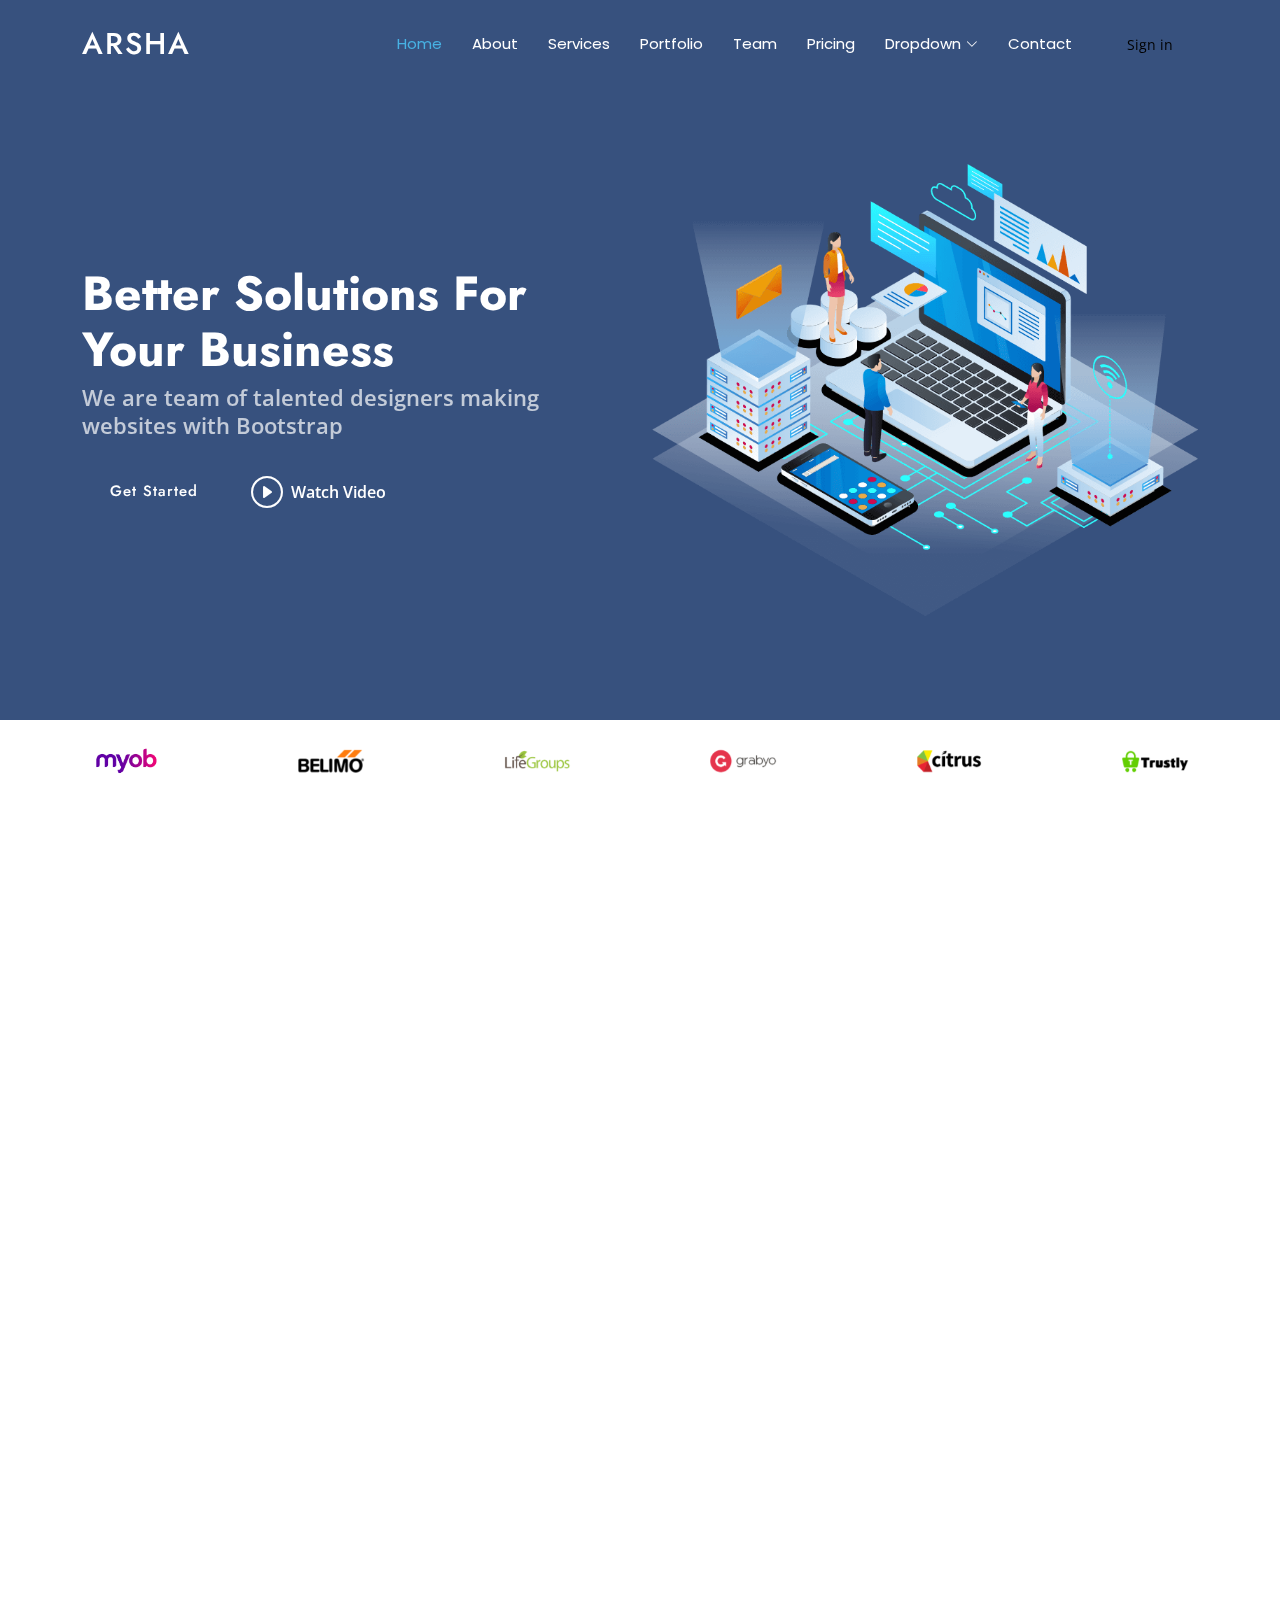
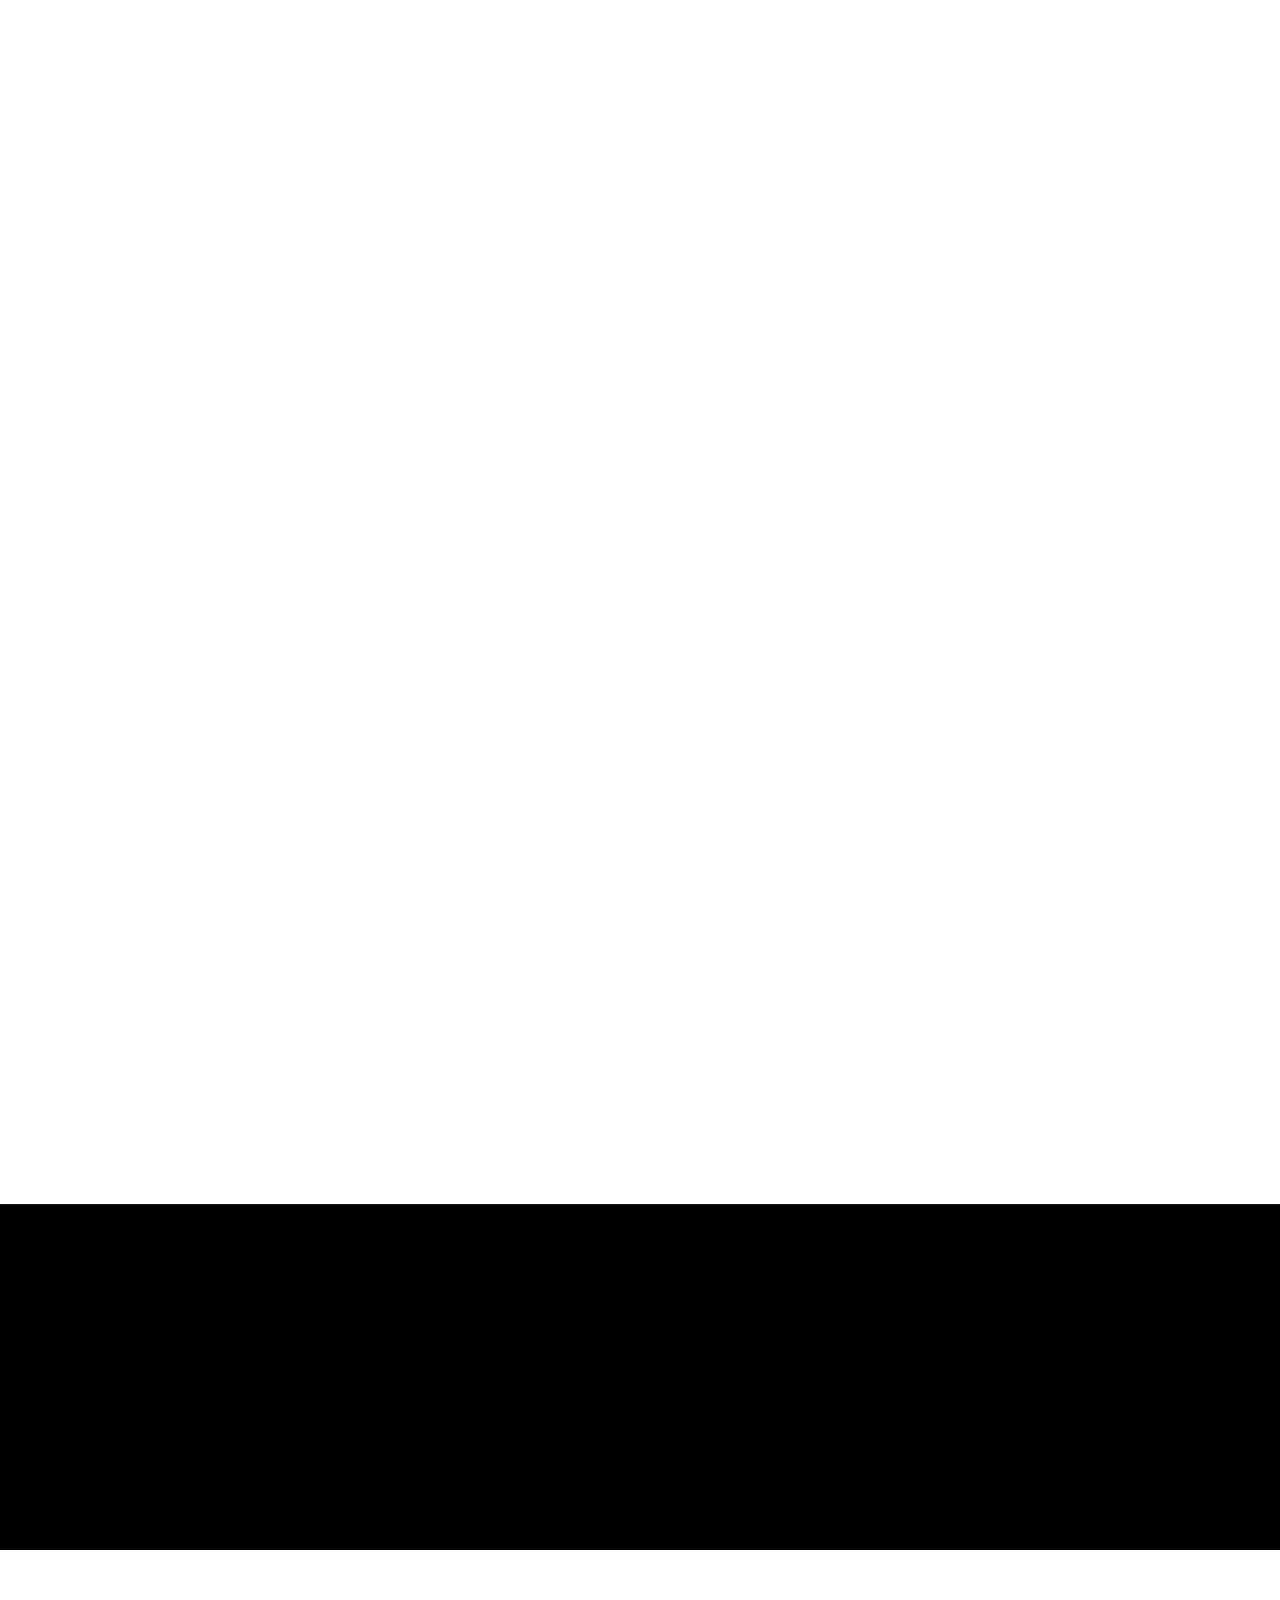
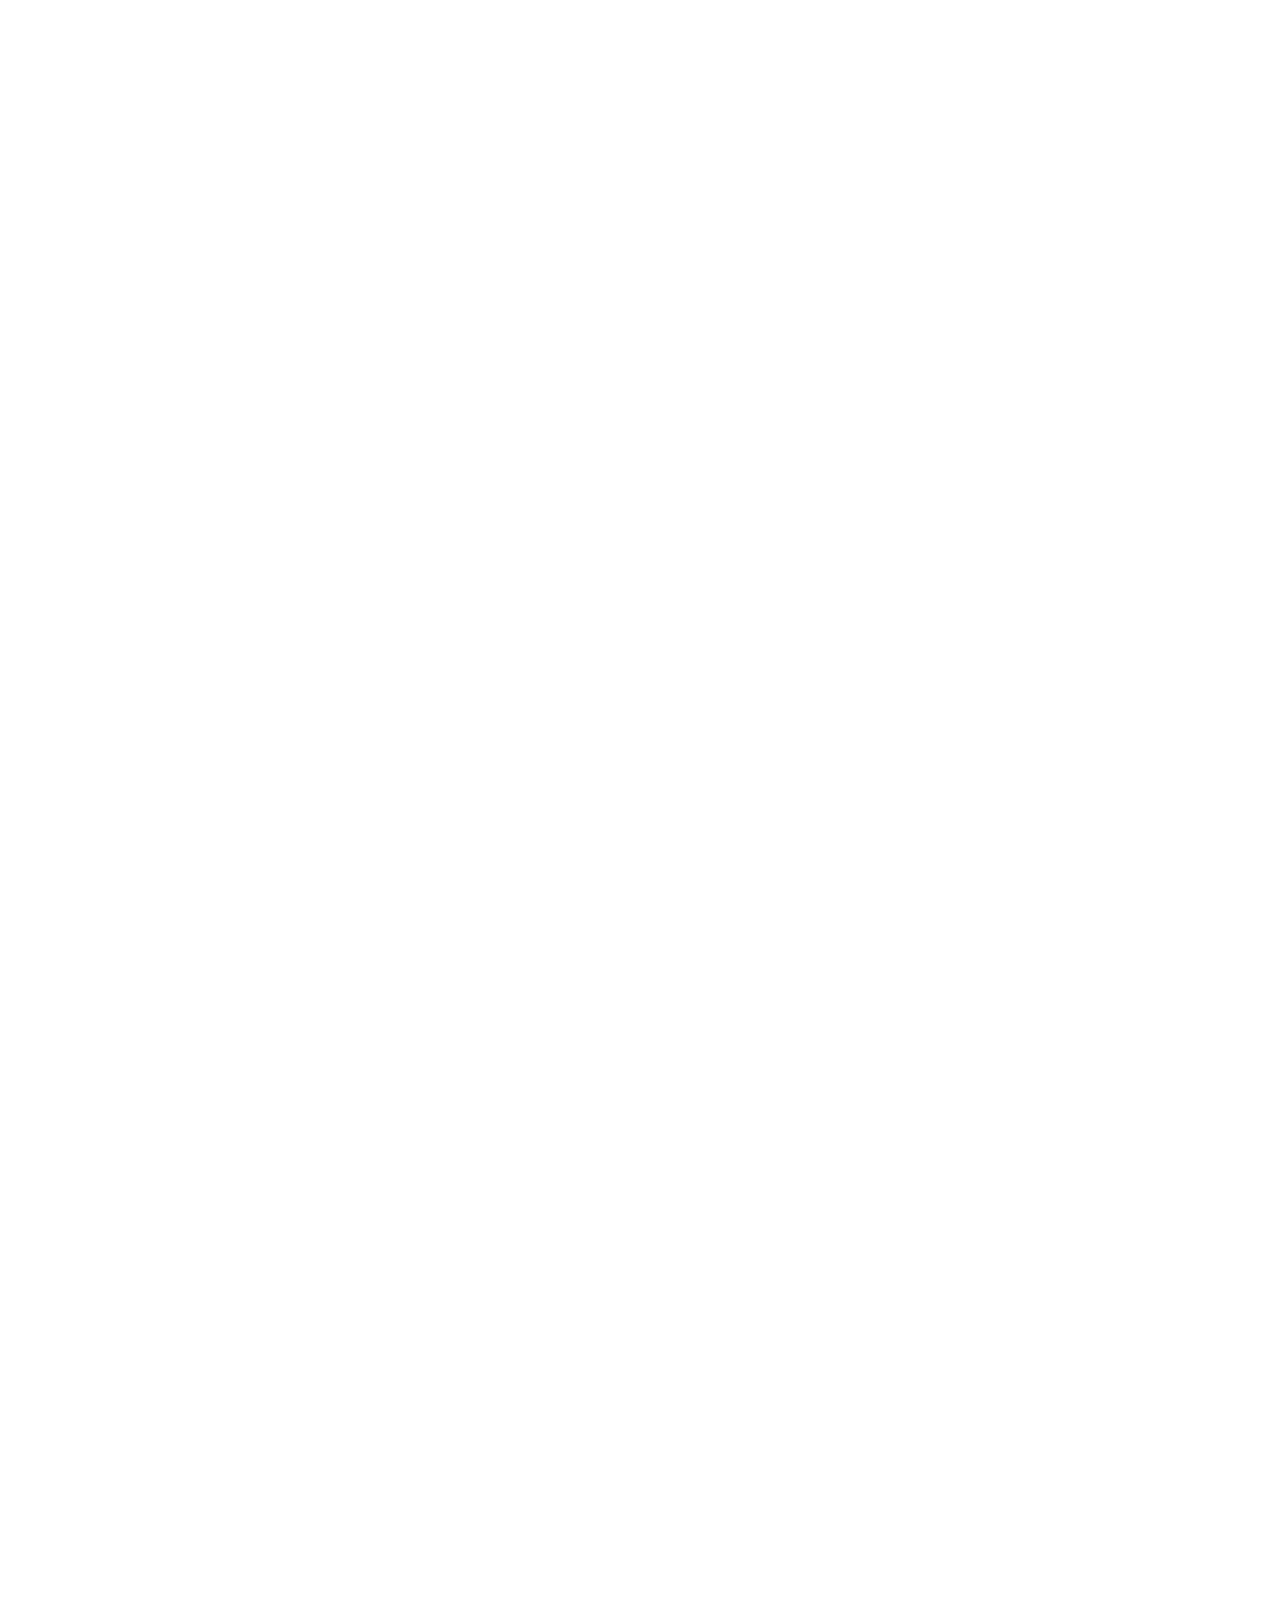
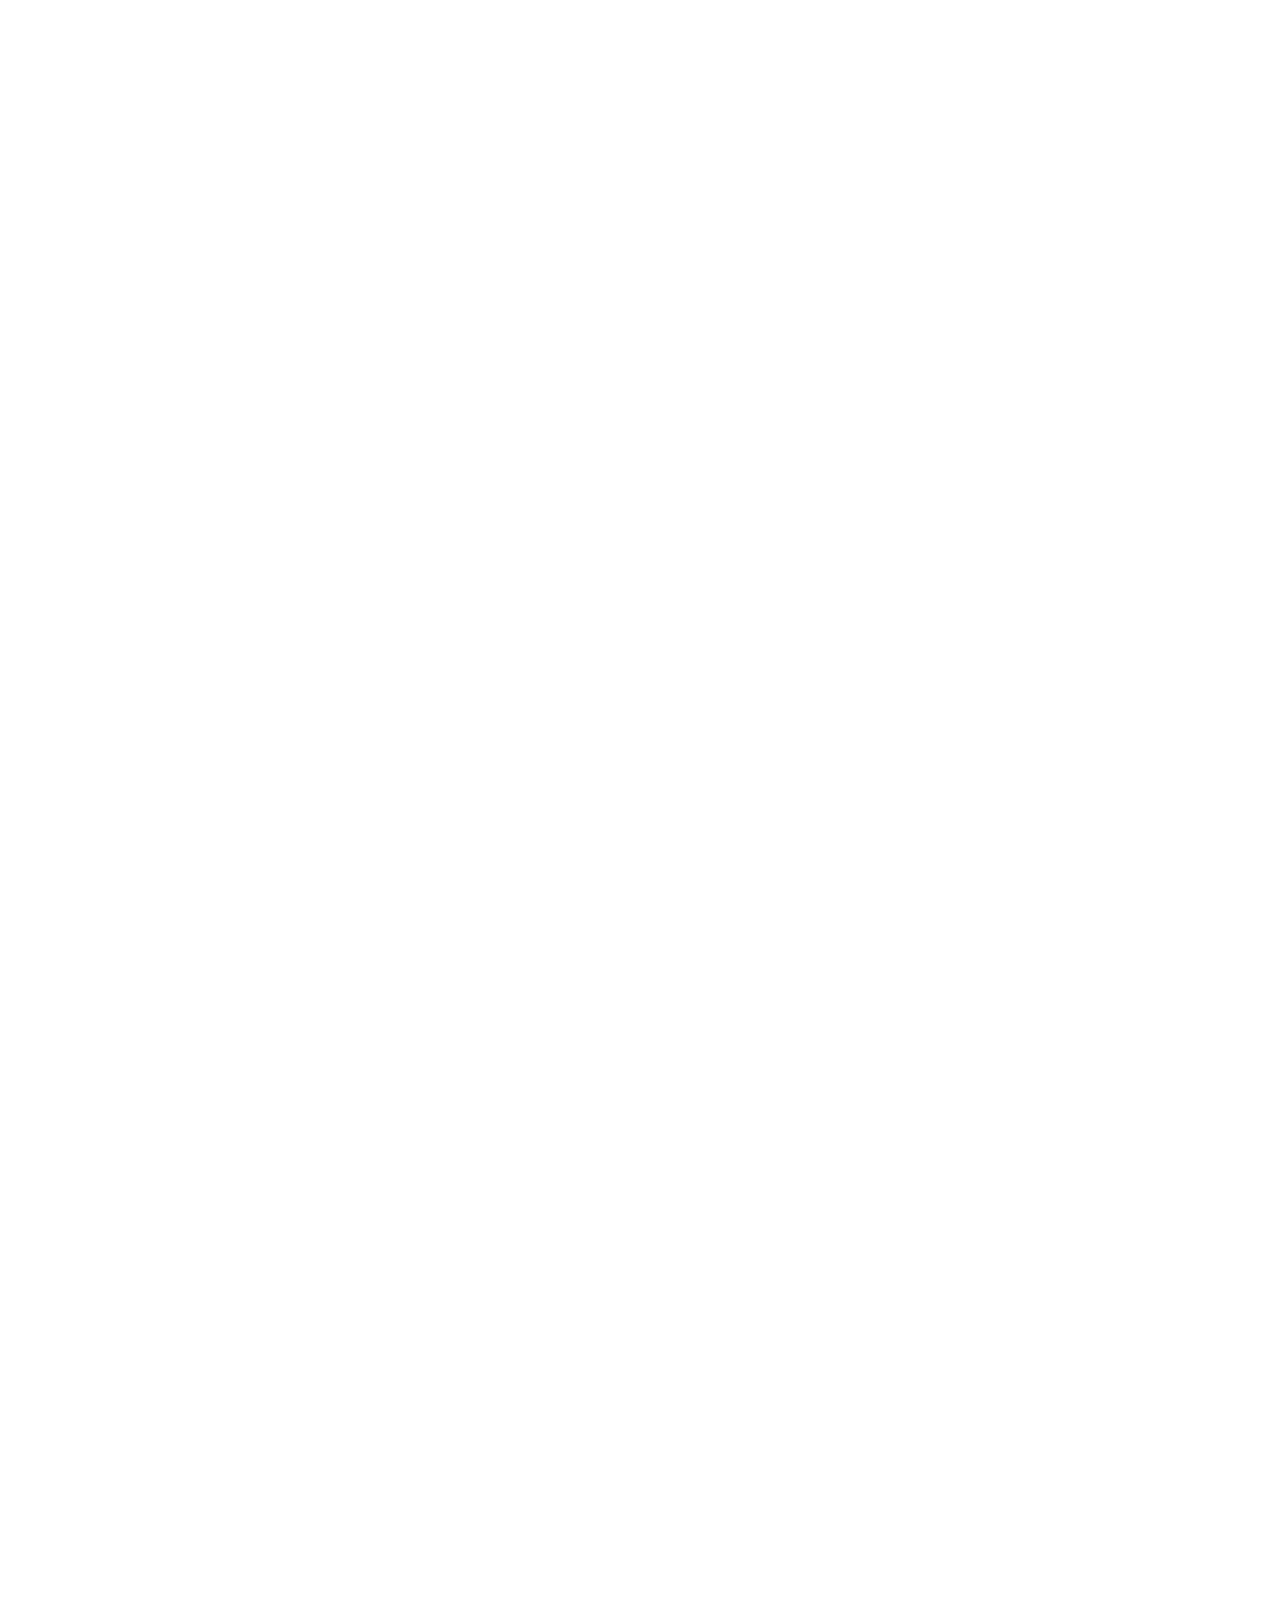
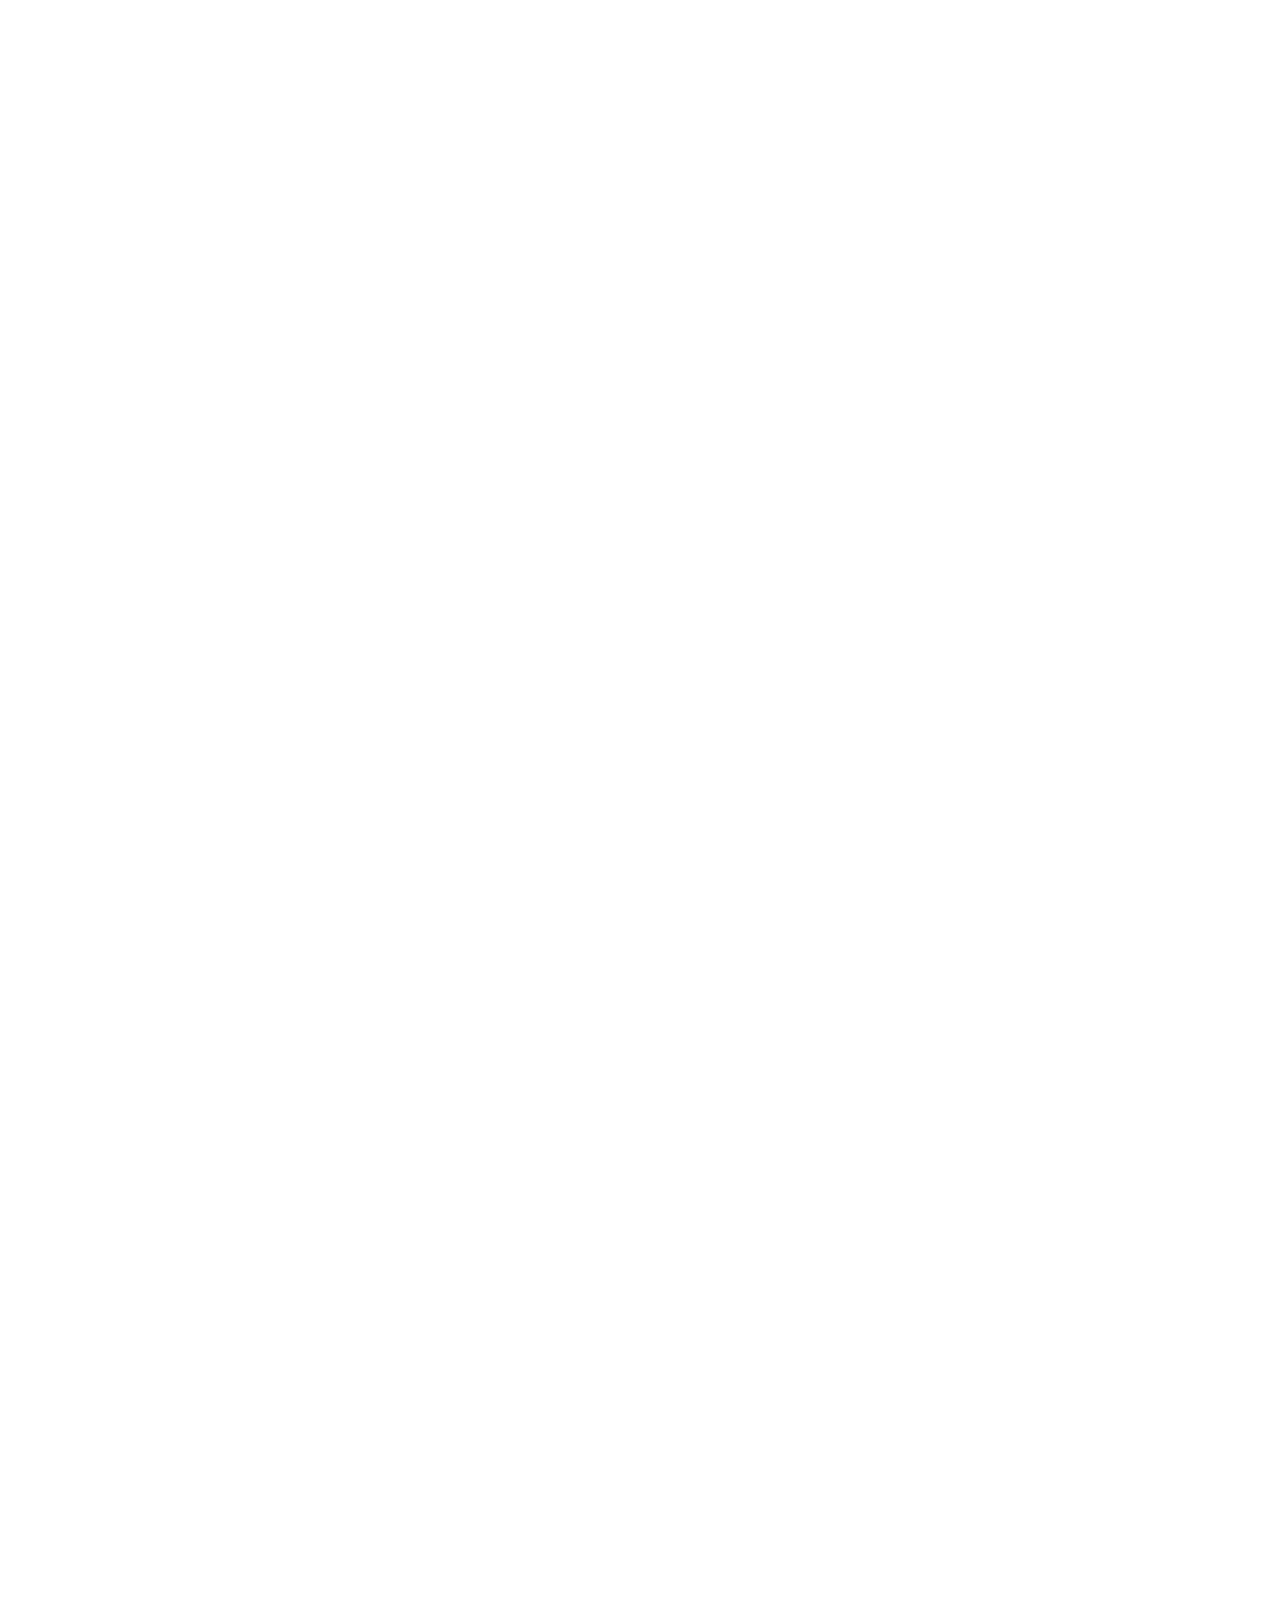
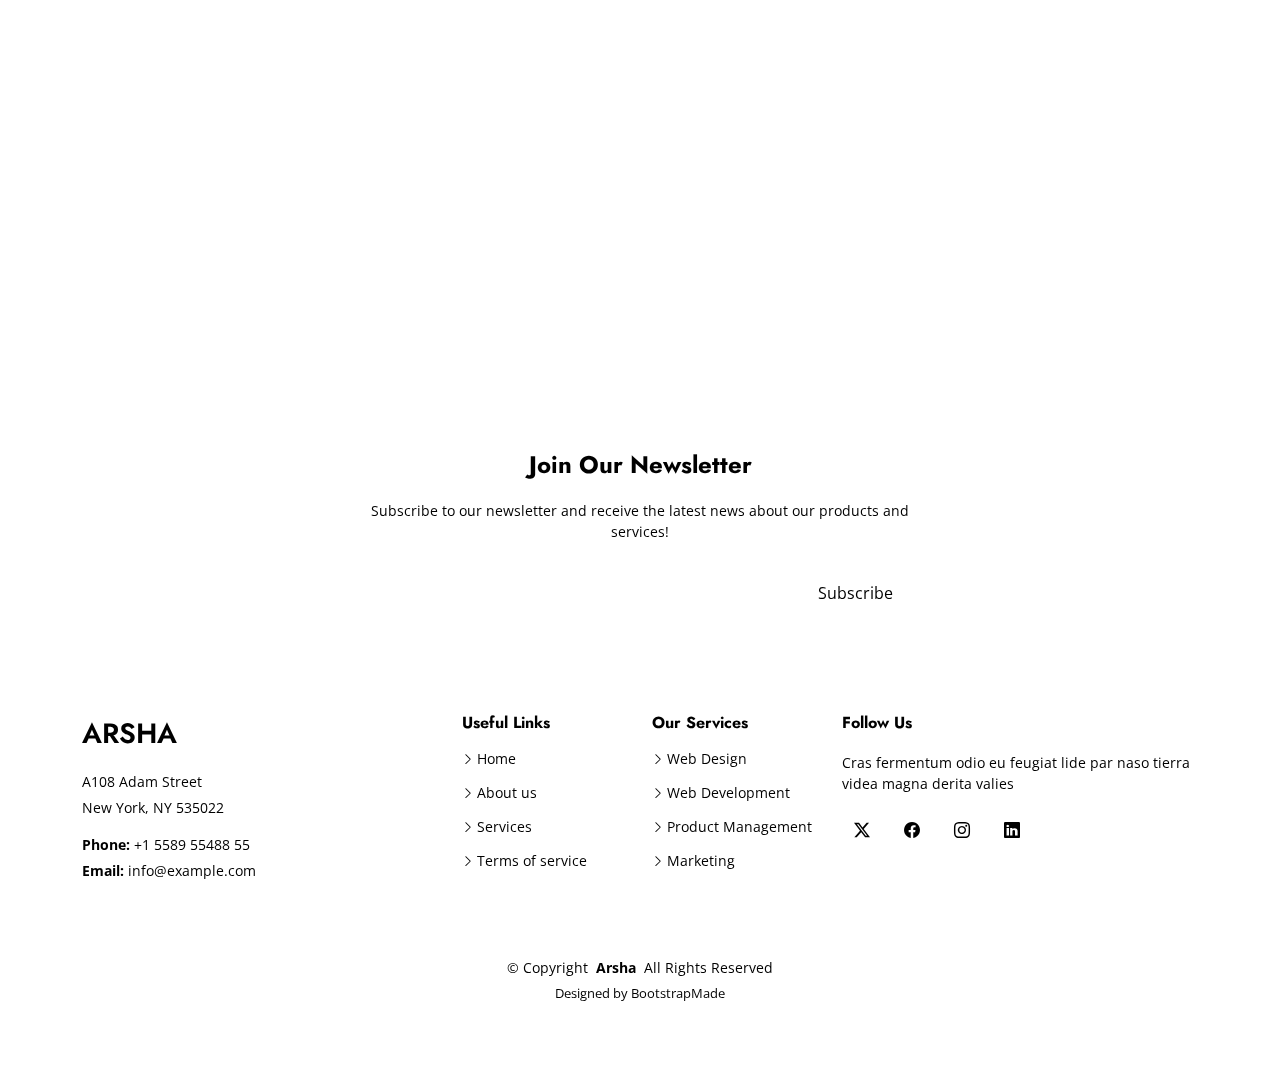
<file: Ld/index.html>
<!DOCTYPE html>
<html lang="en">

<head>
  <meta charset="utf-8">
  <meta content="width=device-width, initial-scale=1.0" name="viewport">
  <title>Index - Arsha Bootstrap Template</title>
  <meta content="" name="description">
  <meta content="" name="keywords">

  <!-- Favicons -->
  <link href="assets/img/favicon.png" rel="icon">
  <link href="assets/img/apple-touch-icon.png" rel="apple-touch-icon">

  <!-- Fonts -->
  <link href="https://fonts.googleapis.com" rel="preconnect">
  <link href="https://fonts.gstatic.com" rel="preconnect" crossorigin>
  <link href="https://fonts.googleapis.com/css2?family=Open+Sans:ital,wght@0,300;0,400;0,500;0,600;0,700;0,800;1,300;1,400;1,500;1,600;1,700;1,800&family=Poppins:ital,wght@0,100;0,200;0,300;0,400;0,500;0,600;0,700;0,800;0,900;1,100;1,200;1,300;1,400;1,500;1,600;1,700;1,800;1,900&family=Jost:ital,wght@0,100;0,200;0,300;0,400;0,500;0,600;0,700;0,800;0,900;1,100;1,200;1,300;1,400;1,500;1,600;1,700;1,800;1,900&display=swap" rel="stylesheet">

  <!-- Vendor CSS Files -->
  <link href="assets/vendor/bootstrap/css/bootstrap.min.css" rel="stylesheet">
  <link href="assets/vendor/bootstrap-icons/bootstrap-icons.css" rel="stylesheet">
  <link href="assets/vendor/aos/aos.css" rel="stylesheet">
  <link href="assets/vendor/glightbox/css/glightbox.min.css" rel="stylesheet">
  <link href="assets/vendor/swiper/swiper-bundle.min.css" rel="stylesheet">

  <!-- Main CSS File -->
  <link href="assets/css/main.css" rel="stylesheet">

  <!-- =======================================================
  * Template Name: Arsha
  * Template URL: https://bootstrapmade.com/arsha-free-bootstrap-html-template-corporate/
  * Updated: Jun 06 2024 with Bootstrap v5.3.3
  * Author: BootstrapMade.com
  * License: https://bootstrapmade.com/license/
  ======================================================== -->
</head>

<body class="index-page">

  <header id="header" class="header d-flex align-items-center fixed-top">
    <div class="container-fluid container-xl position-relative d-flex align-items-center">

      <a href="index.html" class="logo d-flex align-items-center me-auto">
        <!-- Uncomment the line below if you also wish to use an image logo -->
        <!-- <img src="assets/img/logo.png" alt=""> -->
        <h1 class="sitename">Arsha</h1>
      </a>

      <nav id="navmenu" class="navmenu">
        <ul>
          <li><a href="#hero" class="active">Home</a></li>
          <li><a href="#about">About</a></li>
          <li><a href="#services">Services</a></li>
          <li><a href="#portfolio">Portfolio</a></li>
          <li><a href="#team">Team</a></li>
          <li><a href="#pricing">Pricing</a></li>
          <li class="dropdown"><a href="#"><span>Dropdown</span> <i class="bi bi-chevron-down toggle-dropdown"></i></a>
            <ul>
              <li><a href="#">Dropdown 1</a></li>
              <li class="dropdown"><a href="#"><span>Deep Dropdown</span> <i class="bi bi-chevron-down toggle-dropdown"></i></a>
                <ul>
                  <li><a href="#">Deep Dropdown 1</a></li>
                  <li><a href="#">Deep Dropdown 2</a></li>
                  <li><a href="#">Deep Dropdown 3</a></li>
                  <li><a href="#">Deep Dropdown 4</a></li>
                  <li><a href="#">Deep Dropdown 5</a></li>
                </ul>
              </li>
              <li><a href="#">Dropdown 2</a></li>
              <li><a href="#">Dropdown 3</a></li>
              <li><a href="#">Dropdown 4</a></li>
            </ul>
          </li>
          <li><a href="#contact">Contact</a></li>
        </ul>
        <i class="mobile-nav-toggle d-xl-none bi bi-list"></i>
      </nav>

      <a class="btn-getstarted" href="../login/login.php">Sign in</a>

    </div>
  </header>

  <main class="main">

    <!-- Hero Section -->
    <section id="hero" class="hero section">

      <div class="container">
        <div class="row gy-4">
          <div class="col-lg-6 order-2 order-lg-1 d-flex flex-column justify-content-center" data-aos="zoom-out">
            <h1>Better Solutions For Your Business</h1>
            <p>We are team of talented designers making websites with Bootstrap</p>
            <div class="d-flex">
              <a href="#about" class="btn-get-started">Get Started</a>
              <a href="https://www.youtube.com/watch?v=LXb3EKWsInQ" class="glightbox btn-watch-video d-flex align-items-center"><i class="bi bi-play-circle"></i><span>Watch Video</span></a>
            </div>
          </div>
          <div class="col-lg-6 order-1 order-lg-2 hero-img" data-aos="zoom-out" data-aos-delay="200">
            <img src="assets/img/hero-img.png" class="img-fluid animated" alt="">
          </div>
        </div>
      </div>

    </section><!-- /Hero Section -->

    <!-- Clients Section -->
    <section id="clients" class="clients section">

      <div class="container" data-aos="zoom-in">

        <div class="swiper">
          <script type="application/json" class="swiper-config">
            {
              "loop": true,
              "speed": 600,
              "autoplay": {
                "delay": 5000
              },
              "slidesPerView": "auto",
              "pagination": {
                "el": ".swiper-pagination",
                "type": "bullets",
                "clickable": true
              },
              "breakpoints": {
                "320": {
                  "slidesPerView": 2,
                  "spaceBetween": 40
                },
                "480": {
                  "slidesPerView": 3,
                  "spaceBetween": 60
                },
                "640": {
                  "slidesPerView": 4,
                  "spaceBetween": 80
                },
                "992": {
                  "slidesPerView": 5,
                  "spaceBetween": 120
                },
                "1200": {
                  "slidesPerView": 6,
                  "spaceBetween": 120
                }
              }
            }
          </script>
          <div class="swiper-wrapper align-items-center">
            <div class="swiper-slide"><img src="assets/img/clients/client-1.png" class="img-fluid" alt=""></div>
            <div class="swiper-slide"><img src="assets/img/clients/client-2.png" class="img-fluid" alt=""></div>
            <div class="swiper-slide"><img src="assets/img/clients/client-3.png" class="img-fluid" alt=""></div>
            <div class="swiper-slide"><img src="assets/img/clients/client-4.png" class="img-fluid" alt=""></div>
            <div class="swiper-slide"><img src="assets/img/clients/client-5.png" class="img-fluid" alt=""></div>
            <div class="swiper-slide"><img src="assets/img/clients/client-6.png" class="img-fluid" alt=""></div>
            <div class="swiper-slide"><img src="assets/img/clients/client-7.png" class="img-fluid" alt=""></div>
            <div class="swiper-slide"><img src="assets/img/clients/client-8.png" class="img-fluid" alt=""></div>
          </div>
        </div>

      </div>

    </section><!-- /Clients Section -->

    <!-- About Section -->
    <section id="login" class="login section">

      <!-- Section Title -->
      <div class="container section-title" data-aos="fade-up">
        <h2>About Us</h2>
      </div><!-- End Section Title -->

      <div class="container">

        <div class="row gy-4">

          <div class="col-lg-6 content" data-aos="fade-up" data-aos-delay="100">
            <p>
              Lorem ipsum dolor sit amet, consectetur adipiscing elit, sed do eiusmod tempor incididunt ut labore et dolore
              magna aliqua.
            </p>
            <ul>
              <li><i class="bi bi-check2-circle"></i> <span>Ullamco laboris nisi ut aliquip ex ea commodo consequat.</span></li>
              <li><i class="bi bi-check2-circle"></i> <span>Duis aute irure dolor in reprehenderit in voluptate velit.</span></li>
              <li><i class="bi bi-check2-circle"></i> <span>Ullamco laboris nisi ut aliquip ex ea commodo</span></li>
            </ul>
          </div>

          <div class="col-lg-6" data-aos="fade-up" data-aos-delay="200">
            <p>Ullamco laboris nisi ut aliquip ex ea commodo consequat. Duis aute irure dolor in reprehenderit in voluptate velit esse cillum dolore eu fugiat nulla pariatur. Excepteur sint occaecat cupidatat non proident, sunt in culpa qui officia deserunt mollit anim id est laborum. </p>
            <a href="#" class="read-more"><span>Read More</span><i class="bi bi-arrow-right"></i></a>
          </div>

        </div>

      </div>

    </section><!-- /About Section -->

    <!-- Why Us Section -->
    <section id="why-us" class="section why-us" data-builder="section">

      <div class="container-fluid">

        <div class="row gy-4">

          <div class="col-lg-7 d-flex flex-column justify-content-center order-2 order-lg-1">

            <div class="content px-xl-5" data-aos="fade-up" data-aos-delay="100">
              <h3><span>Eum ipsam laborum deleniti </span><strong>velit pariatur architecto aut nihil</strong></h3>
              <p>
                Lorem ipsum dolor sit amet, consectetur adipiscing elit, sed do eiusmod tempor incididunt ut labore et dolore magna aliqua. Duis aute irure dolor in reprehenderit
              </p>
            </div>

            <div class="faq-container px-xl-5" data-aos="fade-up" data-aos-delay="200">

              <div class="faq-item faq-active">

                <h3><span>01</span> Non consectetur a erat nam at lectus urna duis?</h3>
                <div class="faq-content">
                  <p>Feugiat pretium nibh ipsum consequat. Tempus iaculis urna id volutpat lacus laoreet non curabitur gravida. Venenatis lectus magna fringilla urna porttitor rhoncus dolor purus non.</p>
                </div>
                <i class="faq-toggle bi bi-chevron-right"></i>
              </div><!-- End Faq item-->

              <div class="faq-item">
                <h3><span>02</span> Feugiat scelerisque varius morbi enim nunc faucibus a pellentesque?</h3>
                <div class="faq-content">
                  <p>Dolor sit amet consectetur adipiscing elit pellentesque habitant morbi. Id interdum velit laoreet id donec ultrices. Fringilla phasellus faucibus scelerisque eleifend donec pretium. Est pellentesque elit ullamcorper dignissim. Mauris ultrices eros in cursus turpis massa tincidunt dui.</p>
                </div>
                <i class="faq-toggle bi bi-chevron-right"></i>
              </div><!-- End Faq item-->

              <div class="faq-item">
                <h3><span>03</span> Dolor sit amet consectetur adipiscing elit pellentesque?</h3>
                <div class="faq-content">
                  <p>Eleifend mi in nulla posuere sollicitudin aliquam ultrices sagittis orci. Faucibus pulvinar elementum integer enim. Sem nulla pharetra diam sit amet nisl suscipit. Rutrum tellus pellentesque eu tincidunt. Lectus urna duis convallis convallis tellus. Urna molestie at elementum eu facilisis sed odio morbi quis</p>
                </div>
                <i class="faq-toggle bi bi-chevron-right"></i>
              </div><!-- End Faq item-->

            </div>

          </div>

          <div class="col-lg-5 order-1 order-lg-2 why-us-img">
            <img src="assets/img/why-us.png" class="img-fluid" alt="" data-aos="zoom-in" data-aos-delay="100">
          </div>
        </div>

      </div>

    </section><!-- /Why Us Section -->

    <!-- Skills Section -->
    <section id="skills" class="skills section">

      <div class="container" data-aos="fade-up" data-aos-delay="100">

        <div class="row">

          <div class="col-lg-6 d-flex align-items-center">
            <img src="assets/img/skills.png" class="img-fluid" alt="">
          </div>

          <div class="col-lg-6 pt-4 pt-lg-0 content">

            <h3>Voluptatem dignissimos provident quasi corporis voluptas</h3>
            <p class="fst-italic">
              Lorem ipsum dolor sit amet, consectetur adipiscing elit, sed do eiusmod tempor incididunt ut labore et dolore magna aliqua.
            </p>

            <div class="skills-content skills-animation">

              <div class="progress">
                <span class="skill"><span>HTML</span> <i class="val">100%</i></span>
                <div class="progress-bar-wrap">
                  <div class="progress-bar" role="progressbar" aria-valuenow="100" aria-valuemin="0" aria-valuemax="100"></div>
                </div>
              </div><!-- End Skills Item -->

              <div class="progress">
                <span class="skill"><span>CSS</span> <i class="val">90%</i></span>
                <div class="progress-bar-wrap">
                  <div class="progress-bar" role="progressbar" aria-valuenow="90" aria-valuemin="0" aria-valuemax="100"></div>
                </div>
              </div><!-- End Skills Item -->

              <div class="progress">
                <span class="skill"><span>JavaScript</span> <i class="val">75%</i></span>
                <div class="progress-bar-wrap">
                  <div class="progress-bar" role="progressbar" aria-valuenow="75" aria-valuemin="0" aria-valuemax="100"></div>
                </div>
              </div><!-- End Skills Item -->

              <div class="progress">
                <span class="skill"><span>Photoshop</span> <i class="val">55%</i></span>
                <div class="progress-bar-wrap">
                  <div class="progress-bar" role="progressbar" aria-valuenow="55" aria-valuemin="0" aria-valuemax="100"></div>
                </div>
              </div><!-- End Skills Item -->

            </div>

          </div>
        </div>

      </div>

    </section><!-- /Skills Section -->

    <!-- Services Section -->
    <section id="services" class="services section">

      <!-- Section Title -->
      <div class="container section-title" data-aos="fade-up">
        <h2>Services</h2>
        <p>Necessitatibus eius consequatur ex aliquid fuga eum quidem sint consectetur velit</p>
      </div><!-- End Section Title -->

      <div class="container">

        <div class="row gy-4">

          <div class="col-xl-3 col-md-6 d-flex" data-aos="fade-up" data-aos-delay="100">
            <div class="service-item position-relative">
              <div class="icon"><i class="bi bi-activity icon"></i></div>
              <h4><a href="service-details.html" class="stretched-link">Lorem Ipsum</a></h4>
              <p>Voluptatum deleniti atque corrupti quos dolores et quas molestias excepturi</p>
            </div>
          </div><!-- End Service Item -->

          <div class="col-xl-3 col-md-6 d-flex" data-aos="fade-up" data-aos-delay="200">
            <div class="service-item position-relative">
              <div class="icon"><i class="bi bi-bounding-box-circles icon"></i></div>
              <h4><a href="service-details.html" class="stretched-link">Sed ut perspici</a></h4>
              <p>Duis aute irure dolor in reprehenderit in voluptate velit esse cillum dolore</p>
            </div>
          </div><!-- End Service Item -->

          <div class="col-xl-3 col-md-6 d-flex" data-aos="fade-up" data-aos-delay="300">
            <div class="service-item position-relative">
              <div class="icon"><i class="bi bi-calendar4-week icon"></i></div>
              <h4><a href="service-details.html" class="stretched-link">Magni Dolores</a></h4>
              <p>Excepteur sint occaecat cupidatat non proident, sunt in culpa qui officia</p>
            </div>
          </div><!-- End Service Item -->

          <div class="col-xl-3 col-md-6 d-flex" data-aos="fade-up" data-aos-delay="400">
            <div class="service-item position-relative">
              <div class="icon"><i class="bi bi-broadcast icon"></i></div>
              <h4><a href="service-details.html" class="stretched-link">Nemo Enim</a></h4>
              <p>At vero eos et accusamus et iusto odio dignissimos ducimus qui blanditiis</p>
            </div>
          </div><!-- End Service Item -->

        </div>

      </div>

    </section><!-- /Services Section -->

    <!-- Call To Action Section -->
    <section id="call-to-action" class="call-to-action section">

      <img src="assets/img/cta-bg.jpg" alt="">

      <div class="container">

        <div class="row" data-aos="zoom-in" data-aos-delay="100">
          <div class="col-xl-9 text-center text-xl-start">
            <h3>Call To Action</h3>
            <p>Duis aute irure dolor in reprehenderit in voluptate velit esse cillum dolore eu fugiat nulla pariatur. Excepteur sint occaecat cupidatat non proident, sunt in culpa qui officia deserunt mollit anim id est laborum.</p>
          </div>
          <div class="col-xl-3 cta-btn-container text-center">
            <a class="cta-btn align-middle" href="#">Call To Action</a>
          </div>
        </div>

      </div>

    </section><!-- /Call To Action Section -->

    <!-- Portfolio Section -->
    <section id="portfolio" class="portfolio section">

      <!-- Section Title -->
      <div class="container section-title" data-aos="fade-up">
        <h2>Portfolio</h2>
        <p>Necessitatibus eius consequatur ex aliquid fuga eum quidem sint consectetur velit</p>
      </div><!-- End Section Title -->

      <div class="container">

        <div class="isotope-layout" data-default-filter="*" data-layout="masonry" data-sort="original-order">

          <ul class="portfolio-filters isotope-filters" data-aos="fade-up" data-aos-delay="100">
            <li data-filter="*" class="filter-active">All</li>
            <li data-filter=".filter-app">App</li>
            <li data-filter=".filter-product">Card</li>
            <li data-filter=".filter-branding">Web</li>
          </ul><!-- End Portfolio Filters -->

          <div class="row gy-4 isotope-container" data-aos="fade-up" data-aos-delay="200">

            <div class="col-lg-4 col-md-6 portfolio-item isotope-item filter-app">
              <img src="assets/img/masonry-portfolio/masonry-portfolio-1.jpg" class="img-fluid" alt="">
              <div class="portfolio-info">
                <h4>App 1</h4>
                <p>Lorem ipsum, dolor sit</p>
                <a href="assets/img/masonry-portfolio/masonry-portfolio-1.jpg" title="App 1" data-gallery="portfolio-gallery-app" class="glightbox preview-link"><i class="bi bi-zoom-in"></i></a>
                <a href="portfolio-details.html" title="More Details" class="details-link"><i class="bi bi-link-45deg"></i></a>
              </div>
            </div><!-- End Portfolio Item -->

            <div class="col-lg-4 col-md-6 portfolio-item isotope-item filter-product">
              <img src="assets/img/masonry-portfolio/masonry-portfolio-2.jpg" class="img-fluid" alt="">
              <div class="portfolio-info">
                <h4>Product 1</h4>
                <p>Lorem ipsum, dolor sit</p>
                <a href="assets/img/masonry-portfolio/masonry-portfolio-2.jpg" title="Product 1" data-gallery="portfolio-gallery-product" class="glightbox preview-link"><i class="bi bi-zoom-in"></i></a>
                <a href="portfolio-details.html" title="More Details" class="details-link"><i class="bi bi-link-45deg"></i></a>
              </div>
            </div><!-- End Portfolio Item -->

            <div class="col-lg-4 col-md-6 portfolio-item isotope-item filter-branding">
              <img src="assets/img/masonry-portfolio/masonry-portfolio-3.jpg" class="img-fluid" alt="">
              <div class="portfolio-info">
                <h4>Branding 1</h4>
                <p>Lorem ipsum, dolor sit</p>
                <a href="assets/img/masonry-portfolio/masonry-portfolio-3.jpg" title="Branding 1" data-gallery="portfolio-gallery-branding" class="glightbox preview-link"><i class="bi bi-zoom-in"></i></a>
                <a href="portfolio-details.html" title="More Details" class="details-link"><i class="bi bi-link-45deg"></i></a>
              </div>
            </div><!-- End Portfolio Item -->

            <div class="col-lg-4 col-md-6 portfolio-item isotope-item filter-app">
              <img src="assets/img/masonry-portfolio/masonry-portfolio-4.jpg" class="img-fluid" alt="">
              <div class="portfolio-info">
                <h4>App 2</h4>
                <p>Lorem ipsum, dolor sit</p>
                <a href="assets/img/masonry-portfolio/masonry-portfolio-4.jpg" title="App 2" data-gallery="portfolio-gallery-app" class="glightbox preview-link"><i class="bi bi-zoom-in"></i></a>
                <a href="portfolio-details.html" title="More Details" class="details-link"><i class="bi bi-link-45deg"></i></a>
              </div>
            </div><!-- End Portfolio Item -->

            <div class="col-lg-4 col-md-6 portfolio-item isotope-item filter-product">
              <img src="assets/img/masonry-portfolio/masonry-portfolio-5.jpg" class="img-fluid" alt="">
              <div class="portfolio-info">
                <h4>Product 2</h4>
                <p>Lorem ipsum, dolor sit</p>
                <a href="assets/img/masonry-portfolio/masonry-portfolio-5.jpg" title="Product 2" data-gallery="portfolio-gallery-product" class="glightbox preview-link"><i class="bi bi-zoom-in"></i></a>
                <a href="portfolio-details.html" title="More Details" class="details-link"><i class="bi bi-link-45deg"></i></a>
              </div>
            </div><!-- End Portfolio Item -->

            <div class="col-lg-4 col-md-6 portfolio-item isotope-item filter-branding">
              <img src="assets/img/masonry-portfolio/masonry-portfolio-6.jpg" class="img-fluid" alt="">
              <div class="portfolio-info">
                <h4>Branding 2</h4>
                <p>Lorem ipsum, dolor sit</p>
                <a href="assets/img/masonry-portfolio/masonry-portfolio-6.jpg" title="Branding 2" data-gallery="portfolio-gallery-branding" class="glightbox preview-link"><i class="bi bi-zoom-in"></i></a>
                <a href="portfolio-details.html" title="More Details" class="details-link"><i class="bi bi-link-45deg"></i></a>
              </div>
            </div><!-- End Portfolio Item -->

            <div class="col-lg-4 col-md-6 portfolio-item isotope-item filter-app">
              <img src="assets/img/masonry-portfolio/masonry-portfolio-7.jpg" class="img-fluid" alt="">
              <div class="portfolio-info">
                <h4>App 3</h4>
                <p>Lorem ipsum, dolor sit</p>
                <a href="assets/img/masonry-portfolio/masonry-portfolio-7.jpg" title="App 3" data-gallery="portfolio-gallery-app" class="glightbox preview-link"><i class="bi bi-zoom-in"></i></a>
                <a href="portfolio-details.html" title="More Details" class="details-link"><i class="bi bi-link-45deg"></i></a>
              </div>
            </div><!-- End Portfolio Item -->

            <div class="col-lg-4 col-md-6 portfolio-item isotope-item filter-product">
              <img src="assets/img/masonry-portfolio/masonry-portfolio-8.jpg" class="img-fluid" alt="">
              <div class="portfolio-info">
                <h4>Product 3</h4>
                <p>Lorem ipsum, dolor sit</p>
                <a href="assets/img/masonry-portfolio/masonry-portfolio-8.jpg" title="Product 3" data-gallery="portfolio-gallery-product" class="glightbox preview-link"><i class="bi bi-zoom-in"></i></a>
                <a href="portfolio-details.html" title="More Details" class="details-link"><i class="bi bi-link-45deg"></i></a>
              </div>
            </div><!-- End Portfolio Item -->

            <div class="col-lg-4 col-md-6 portfolio-item isotope-item filter-branding">
              <img src="assets/img/masonry-portfolio/masonry-portfolio-9.jpg" class="img-fluid" alt="">
              <div class="portfolio-info">
                <h4>Branding 3</h4>
                <p>Lorem ipsum, dolor sit</p>
                <a href="assets/img/masonry-portfolio/masonry-portfolio-9.jpg" title="Branding 2" data-gallery="portfolio-gallery-branding" class="glightbox preview-link"><i class="bi bi-zoom-in"></i></a>
                <a href="portfolio-details.html" title="More Details" class="details-link"><i class="bi bi-link-45deg"></i></a>
              </div>
            </div><!-- End Portfolio Item -->

          </div><!-- End Portfolio Container -->

        </div>

      </div>

    </section><!-- /Portfolio Section -->

    <!-- Team Section -->
    <section id="team" class="team section">

      <!-- Section Title -->
      <div class="container section-title" data-aos="fade-up">
        <h2>Team</h2>
        <p>Necessitatibus eius consequatur ex aliquid fuga eum quidem sint consectetur velit</p>
      </div><!-- End Section Title -->

      <div class="container">

        <div class="row gy-4">

          <div class="col-lg-6" data-aos="fade-up" data-aos-delay="100">
            <div class="team-member d-flex align-items-start">
              <div class="pic"><img src="assets/img/team/team-1.jpg" class="img-fluid" alt=""></div>
              <div class="member-info">
                <h4>Walter White</h4>
                <span>Chief Executive Officer</span>
                <p>Explicabo voluptatem mollitia et repellat qui dolorum quasi</p>
                <div class="social">
                  <a href=""><i class="bi bi-twitter-x"></i></a>
                  <a href=""><i class="bi bi-facebook"></i></a>
                  <a href=""><i class="bi bi-instagram"></i></a>
                  <a href=""> <i class="bi bi-linkedin"></i> </a>
                </div>
              </div>
            </div>
          </div><!-- End Team Member -->

          <div class="col-lg-6" data-aos="fade-up" data-aos-delay="200">
            <div class="team-member d-flex align-items-start">
              <div class="pic"><img src="assets/img/team/team-2.jpg" class="img-fluid" alt=""></div>
              <div class="member-info">
                <h4>Sarah Jhonson</h4>
                <span>Product Manager</span>
                <p>Aut maiores voluptates amet et quis praesentium qui senda para</p>
                <div class="social">
                  <a href=""><i class="bi bi-twitter-x"></i></a>
                  <a href=""><i class="bi bi-facebook"></i></a>
                  <a href=""><i class="bi bi-instagram"></i></a>
                  <a href=""> <i class="bi bi-linkedin"></i> </a>
                </div>
              </div>
            </div>
          </div><!-- End Team Member -->

          <div class="col-lg-6" data-aos="fade-up" data-aos-delay="300">
            <div class="team-member d-flex align-items-start">
              <div class="pic"><img src="assets/img/team/team-3.jpg" class="img-fluid" alt=""></div>
              <div class="member-info">
                <h4>William Anderson</h4>
                <span>CTO</span>
                <p>Quisquam facilis cum velit laborum corrupti fuga rerum quia</p>
                <div class="social">
                  <a href=""><i class="bi bi-twitter-x"></i></a>
                  <a href=""><i class="bi bi-facebook"></i></a>
                  <a href=""><i class="bi bi-instagram"></i></a>
                  <a href=""> <i class="bi bi-linkedin"></i> </a>
                </div>
              </div>
            </div>
          </div><!-- End Team Member -->

          <div class="col-lg-6" data-aos="fade-up" data-aos-delay="400">
            <div class="team-member d-flex align-items-start">
              <div class="pic"><img src="assets/img/team/team-4.jpg" class="img-fluid" alt=""></div>
              <div class="member-info">
                <h4>Amanda Jepson</h4>
                <span>Accountant</span>
                <p>Dolorum tempora officiis odit laborum officiis et et accusamus</p>
                <div class="social">
                  <a href=""><i class="bi bi-twitter-x"></i></a>
                  <a href=""><i class="bi bi-facebook"></i></a>
                  <a href=""><i class="bi bi-instagram"></i></a>
                  <a href=""> <i class="bi bi-linkedin"></i> </a>
                </div>
              </div>
            </div>
          </div><!-- End Team Member -->

        </div>

      </div>

    </section><!-- /Team Section -->

    <!-- Pricing Section -->
    <section id="pricing" class="pricing section">

      <!-- Section Title -->
      <div class="container section-title" data-aos="fade-up">
        <h2>Pricing</h2>
        <p>Necessitatibus eius consequatur ex aliquid fuga eum quidem sint consectetur velit</p>
      </div><!-- End Section Title -->

      <div class="container">

        <div class="row gy-4">

          <div class="col-lg-4" data-aos="zoom-in" data-aos-delay="100">
            <div class="pricing-item">
              <h3>Free Plan</h3>
              <h4><sup>$</sup>0<span> / month</span></h4>
              <ul>
                <li><i class="bi bi-check"></i> <span>Quam adipiscing vitae proin</span></li>
                <li><i class="bi bi-check"></i> <span>Nec feugiat nisl pretium</span></li>
                <li><i class="bi bi-check"></i> <span>Nulla at volutpat diam uteera</span></li>
                <li class="na"><i class="bi bi-x"></i> <span>Pharetra massa massa ultricies</span></li>
                <li class="na"><i class="bi bi-x"></i> <span>Massa ultricies mi quis hendrerit</span></li>
              </ul>
              <a href="#" class="buy-btn">Buy Now</a>
            </div>
          </div><!-- End Pricing Item -->

          <div class="col-lg-4" data-aos="zoom-in" data-aos-delay="200">
            <div class="pricing-item featured">
              <h3>Business Plan</h3>
              <h4><sup>$</sup>29<span> / month</span></h4>
              <ul>
                <li><i class="bi bi-check"></i> <span>Quam adipiscing vitae proin</span></li>
                <li><i class="bi bi-check"></i> <span>Nec feugiat nisl pretium</span></li>
                <li><i class="bi bi-check"></i> <span>Nulla at volutpat diam uteera</span></li>
                <li><i class="bi bi-check"></i> <span>Pharetra massa massa ultricies</span></li>
                <li><i class="bi bi-check"></i> <span>Massa ultricies mi quis hendrerit</span></li>
              </ul>
              <a href="#" class="buy-btn">Buy Now</a>
            </div>
          </div><!-- End Pricing Item -->

          <div class="col-lg-4" data-aos="zoom-in" data-aos-delay="300">
            <div class="pricing-item">
              <h3>Developer Plan</h3>
              <h4><sup>$</sup>49<span> / month</span></h4>
              <ul>
                <li><i class="bi bi-check"></i> <span>Quam adipiscing vitae proin</span></li>
                <li><i class="bi bi-check"></i> <span>Nec feugiat nisl pretium</span></li>
                <li><i class="bi bi-check"></i> <span>Nulla at volutpat diam uteera</span></li>
                <li><i class="bi bi-check"></i> <span>Pharetra massa massa ultricies</span></li>
                <li><i class="bi bi-check"></i> <span>Massa ultricies mi quis hendrerit</span></li>
              </ul>
              <a href="#" class="buy-btn">Buy Now</a>
            </div>
          </div><!-- End Pricing Item -->

        </div>

      </div>

    </section><!-- /Pricing Section -->

    <!-- Testimonials Section -->
    <section id="testimonials" class="testimonials section">

      <!-- Section Title -->
      <div class="container section-title" data-aos="fade-up">
        <h2>Testimonials</h2>
        <p>Necessitatibus eius consequatur ex aliquid fuga eum quidem sint consectetur velit</p>
      </div><!-- End Section Title -->

      <div class="container" data-aos="fade-up" data-aos-delay="100">

        <div class="swiper">
          <script type="application/json" class="swiper-config">
            {
              "loop": true,
              "speed": 600,
              "autoplay": {
                "delay": 5000
              },
              "slidesPerView": "auto",
              "pagination": {
                "el": ".swiper-pagination",
                "type": "bullets",
                "clickable": true
              }
            }
          </script>
          <div class="swiper-wrapper">

            <div class="swiper-slide">
              <div class="testimonial-item">
                <img src="assets/img/testimonials/testimonials-1.jpg" class="testimonial-img" alt="">
                <h3>Saul Goodman</h3>
                <h4>Ceo &amp; Founder</h4>
                <div class="stars">
                  <i class="bi bi-star-fill"></i><i class="bi bi-star-fill"></i><i class="bi bi-star-fill"></i><i class="bi bi-star-fill"></i><i class="bi bi-star-fill"></i>
                </div>
                <p>
                  <i class="bi bi-quote quote-icon-left"></i>
                  <span>Proin iaculis purus consequat sem cure digni ssim donec porttitora entum suscipit rhoncus. Accusantium quam, ultricies eget id, aliquam eget nibh et. Maecen aliquam, risus at semper.</span>
                  <i class="bi bi-quote quote-icon-right"></i>
                </p>
              </div>
            </div><!-- End testimonial item -->

            <div class="swiper-slide">
              <div class="testimonial-item">
                <img src="assets/img/testimonials/testimonials-2.jpg" class="testimonial-img" alt="">
                <h3>Sara Wilsson</h3>
                <h4>Designer</h4>
                <div class="stars">
                  <i class="bi bi-star-fill"></i><i class="bi bi-star-fill"></i><i class="bi bi-star-fill"></i><i class="bi bi-star-fill"></i><i class="bi bi-star-fill"></i>
                </div>
                <p>
                  <i class="bi bi-quote quote-icon-left"></i>
                  <span>Export tempor illum tamen malis malis eram quae irure esse labore quem cillum quid cillum eram malis quorum velit fore eram velit sunt aliqua noster fugiat irure amet legam anim culpa.</span>
                  <i class="bi bi-quote quote-icon-right"></i>
                </p>
              </div>
            </div><!-- End testimonial item -->

            <div class="swiper-slide">
              <div class="testimonial-item">
                <img src="assets/img/testimonials/testimonials-3.jpg" class="testimonial-img" alt="">
                <h3>Jena Karlis</h3>
                <h4>Store Owner</h4>
                <div class="stars">
                  <i class="bi bi-star-fill"></i><i class="bi bi-star-fill"></i><i class="bi bi-star-fill"></i><i class="bi bi-star-fill"></i><i class="bi bi-star-fill"></i>
                </div>
                <p>
                  <i class="bi bi-quote quote-icon-left"></i>
                  <span>Enim nisi quem export duis labore cillum quae magna enim sint quorum nulla quem veniam duis minim tempor labore quem eram duis noster aute amet eram fore quis sint minim.</span>
                  <i class="bi bi-quote quote-icon-right"></i>
                </p>
              </div>
            </div><!-- End testimonial item -->

            <div class="swiper-slide">
              <div class="testimonial-item">
                <img src="assets/img/testimonials/testimonials-4.jpg" class="testimonial-img" alt="">
                <h3>Matt Brandon</h3>
                <h4>Freelancer</h4>
                <div class="stars">
                  <i class="bi bi-star-fill"></i><i class="bi bi-star-fill"></i><i class="bi bi-star-fill"></i><i class="bi bi-star-fill"></i><i class="bi bi-star-fill"></i>
                </div>
                <p>
                  <i class="bi bi-quote quote-icon-left"></i>
                  <span>Fugiat enim eram quae cillum dolore dolor amet nulla culpa multos export minim fugiat minim velit minim dolor enim duis veniam ipsum anim magna sunt elit fore quem dolore labore illum veniam.</span>
                  <i class="bi bi-quote quote-icon-right"></i>
                </p>
              </div>
            </div><!-- End testimonial item -->

            <div class="swiper-slide">
              <div class="testimonial-item">
                <img src="assets/img/testimonials/testimonials-5.jpg" class="testimonial-img" alt="">
                <h3>John Larson</h3>
                <h4>Entrepreneur</h4>
                <div class="stars">
                  <i class="bi bi-star-fill"></i><i class="bi bi-star-fill"></i><i class="bi bi-star-fill"></i><i class="bi bi-star-fill"></i><i class="bi bi-star-fill"></i>
                </div>
                <p>
                  <i class="bi bi-quote quote-icon-left"></i>
                  <span>Quis quorum aliqua sint quem legam fore sunt eram irure aliqua veniam tempor noster veniam enim culpa labore duis sunt culpa nulla illum cillum fugiat legam esse veniam culpa fore nisi cillum quid.</span>
                  <i class="bi bi-quote quote-icon-right"></i>
                </p>
              </div>
            </div><!-- End testimonial item -->

          </div>
          <div class="swiper-pagination"></div>
        </div>

      </div>

    </section><!-- /Testimonials Section -->

    <!-- Faq 2 Section -->
    <section id="faq-2" class="faq-2 section">

      <!-- Section Title -->
      <div class="container section-title" data-aos="fade-up">
        <h2>Frequently Asked Questions</h2>
        <p>Magnam dolores commodi suscipit. Necessitatibus eius consequatur ex aliquid fuga eum quidem. Sit sint consectetur velit. Quisquam quos quisquam cupiditate. Et nemo qui impedit suscipit alias ea. Quia fugiat sit in iste officiis commodi quidem hic quas.</p>
      </div><!-- End Section Title -->

      <div class="container">

        <div class="row justify-content-center">

          <div class="col-lg-10">

            <div class="faq-container">

              <div class="faq-item faq-active" data-aos="fade-up" data-aos-delay="200">
                <i class="faq-icon bi bi-question-circle"></i>
                <h3>Non consectetur a erat nam at lectus urna duis?</h3>
                <div class="faq-content">
                  <p>Feugiat pretium nibh ipsum consequat. Tempus iaculis urna id volutpat lacus laoreet non curabitur gravida. Venenatis lectus magna fringilla urna porttitor rhoncus dolor purus non.</p>
                </div>
                <i class="faq-toggle bi bi-chevron-right"></i>
              </div><!-- End Faq item-->

              <div class="faq-item" data-aos="fade-up" data-aos-delay="300">
                <i class="faq-icon bi bi-question-circle"></i>
                <h3>Feugiat scelerisque varius morbi enim nunc faucibus a pellentesque?</h3>
                <div class="faq-content">
                  <p>Dolor sit amet consectetur adipiscing elit pellentesque habitant morbi. Id interdum velit laoreet id donec ultrices. Fringilla phasellus faucibus scelerisque eleifend donec pretium. Est pellentesque elit ullamcorper dignissim. Mauris ultrices eros in cursus turpis massa tincidunt dui.</p>
                </div>
                <i class="faq-toggle bi bi-chevron-right"></i>
              </div><!-- End Faq item-->

              <div class="faq-item" data-aos="fade-up" data-aos-delay="400">
                <i class="faq-icon bi bi-question-circle"></i>
                <h3>Dolor sit amet consectetur adipiscing elit pellentesque?</h3>
                <div class="faq-content">
                  <p>Eleifend mi in nulla posuere sollicitudin aliquam ultrices sagittis orci. Faucibus pulvinar elementum integer enim. Sem nulla pharetra diam sit amet nisl suscipit. Rutrum tellus pellentesque eu tincidunt. Lectus urna duis convallis convallis tellus. Urna molestie at elementum eu facilisis sed odio morbi quis</p>
                </div>
                <i class="faq-toggle bi bi-chevron-right"></i>
              </div><!-- End Faq item-->

              <div class="faq-item" data-aos="fade-up" data-aos-delay="500">
                <i class="faq-icon bi bi-question-circle"></i>
                <h3>Ac odio tempor orci dapibus. Aliquam eleifend mi in nulla?</h3>
                <div class="faq-content">
                  <p>Dolor sit amet consectetur adipiscing elit pellentesque habitant morbi. Id interdum velit laoreet id donec ultrices. Fringilla phasellus faucibus scelerisque eleifend donec pretium. Est pellentesque elit ullamcorper dignissim. Mauris ultrices eros in cursus turpis massa tincidunt dui.</p>
                </div>
                <i class="faq-toggle bi bi-chevron-right"></i>
              </div><!-- End Faq item-->

              <div class="faq-item" data-aos="fade-up" data-aos-delay="600">
                <i class="faq-icon bi bi-question-circle"></i>
                <h3>Tempus quam pellentesque nec nam aliquam sem et tortor consequat?</h3>
                <div class="faq-content">
                  <p>Molestie a iaculis at erat pellentesque adipiscing commodo. Dignissim suspendisse in est ante in. Nunc vel risus commodo viverra maecenas accumsan. Sit amet nisl suscipit adipiscing bibendum est. Purus gravida quis blandit turpis cursus in</p>
                </div>
                <i class="faq-toggle bi bi-chevron-right"></i>
              </div><!-- End Faq item-->

            </div>

          </div>

        </div>

      </div>

    </section><!-- /Faq 2 Section -->

    <!-- Contact Section -->
    <section id="contact" class="contact section">

      <!-- Section Title -->
      <div class="container section-title" data-aos="fade-up">
        <h2>Contact</h2>
        <p>Necessitatibus eius consequatur ex aliquid fuga eum quidem sint consectetur velit</p>
      </div><!-- End Section Title -->

      <div class="container" data-aos="fade-up" data-aos-delay="100">

        <div class="row gy-4">

          <div class="col-lg-5">

            <div class="info-wrap">
              <div class="info-item d-flex" data-aos="fade-up" data-aos-delay="200">
                <i class="bi bi-geo-alt flex-shrink-0"></i>
                <div>
                  <h3>Address</h3>
                  <p>A108 Adam Street, New York, NY 535022</p>
                </div>
              </div><!-- End Info Item -->

              <div class="info-item d-flex" data-aos="fade-up" data-aos-delay="300">
                <i class="bi bi-telephone flex-shrink-0"></i>
                <div>
                  <h3>Call Us</h3>
                  <p>+1 5589 55488 55</p>
                </div>
              </div><!-- End Info Item -->

              <div class="info-item d-flex" data-aos="fade-up" data-aos-delay="400">
                <i class="bi bi-envelope flex-shrink-0"></i>
                <div>
                  <h3>Email Us</h3>
                  <p>info@example.com</p>
                </div>
              </div><!-- End Info Item -->

              <iframe src="https://www.google.com/maps/embed?pb=!1m14!1m8!1m3!1d48389.78314118045!2d-74.006138!3d40.710059!3m2!1i1024!2i768!4f13.1!3m3!1m2!1s0x89c25a22a3bda30d%3A0xb89d1fe6bc499443!2sDowntown%20Conference%20Center!5e0!3m2!1sen!2sus!4v1676961268712!5m2!1sen!2sus" frameborder="0" style="border:0; width: 100%; height: 270px;" allowfullscreen="" loading="lazy" referrerpolicy="no-referrer-when-downgrade"></iframe>
            </div>
          </div>

          <div class="col-lg-7">
            <form action="forms/contact.php" method="post" class="php-email-form" data-aos="fade-up" data-aos-delay="200">
              <div class="row gy-4">

                <div class="col-md-6">
                  <label for="name-field" class="pb-2">Your Name</label>
                  <input type="text" name="name" id="name-field" class="form-control" required="">
                </div>

                <div class="col-md-6">
                  <label for="email-field" class="pb-2">Your Email</label>
                  <input type="email" class="form-control" name="email" id="email-field" required="">
                </div>

                <div class="col-md-12">
                  <label for="subject-field" class="pb-2">Subject</label>
                  <input type="text" class="form-control" name="subject" id="subject-field" required="">
                </div>

                <div class="col-md-12">
                  <label for="message-field" class="pb-2">Message</label>
                  <textarea class="form-control" name="message" rows="10" id="message-field" required=""></textarea>
                </div>

                <div class="col-md-12 text-center">
                  <div class="loading">Loading</div>
                  <div class="error-message"></div>
                  <div class="sent-message">Your message has been sent. Thank you!</div>

                  <button type="submit">Send Message</button>
                </div>

              </div>
            </form>
          </div><!-- End Contact Form -->

        </div>

      </div>

    </section><!-- /Contact Section -->

  </main>

  <footer id="footer" class="footer">

    <div class="footer-newsletter">
      <div class="container">
        <div class="row justify-content-center text-center">
          <div class="col-lg-6">
            <h4>Join Our Newsletter</h4>
            <p>Subscribe to our newsletter and receive the latest news about our products and services!</p>
            <form action="forms/newsletter.php" method="post" class="php-email-form">
              <div class="newsletter-form"><input type="email" name="email"><input type="submit" value="Subscribe"></div>
              <div class="loading">Loading</div>
              <div class="error-message"></div>
              <div class="sent-message">Your subscription request has been sent. Thank you!</div>
            </form>
          </div>
        </div>
      </div>
    </div>

    <div class="container footer-top">
      <div class="row gy-4">
        <div class="col-lg-4 col-md-6 footer-about">
          <a href="index.html" class="d-flex align-items-center">
            <span class="sitename">Arsha</span>
          </a>
          <div class="footer-contact pt-3">
            <p>A108 Adam Street</p>
            <p>New York, NY 535022</p>
            <p class="mt-3"><strong>Phone:</strong> <span>+1 5589 55488 55</span></p>
            <p><strong>Email:</strong> <span>info@example.com</span></p>
          </div>
        </div>

        <div class="col-lg-2 col-md-3 footer-links">
          <h4>Useful Links</h4>
          <ul>
            <li><i class="bi bi-chevron-right"></i> <a href="#">Home</a></li>
            <li><i class="bi bi-chevron-right"></i> <a href="#">About us</a></li>
            <li><i class="bi bi-chevron-right"></i> <a href="#">Services</a></li>
            <li><i class="bi bi-chevron-right"></i> <a href="#">Terms of service</a></li>
          </ul>
        </div>

        <div class="col-lg-2 col-md-3 footer-links">
          <h4>Our Services</h4>
          <ul>
            <li><i class="bi bi-chevron-right"></i> <a href="#">Web Design</a></li>
            <li><i class="bi bi-chevron-right"></i> <a href="#">Web Development</a></li>
            <li><i class="bi bi-chevron-right"></i> <a href="#">Product Management</a></li>
            <li><i class="bi bi-chevron-right"></i> <a href="#">Marketing</a></li>
          </ul>
        </div>

        <div class="col-lg-4 col-md-12">
          <h4>Follow Us</h4>
          <p>Cras fermentum odio eu feugiat lide par naso tierra videa magna derita valies</p>
          <div class="social-links d-flex">
            <a href=""><i class="bi bi-twitter-x"></i></a>
            <a href=""><i class="bi bi-facebook"></i></a>
            <a href=""><i class="bi bi-instagram"></i></a>
            <a href=""><i class="bi bi-linkedin"></i></a>
          </div>
        </div>

      </div>
    </div>

    <div class="container copyright text-center mt-4">
      <p>© <span>Copyright</span> <strong class="px-1 sitename">Arsha</strong> <span>All Rights Reserved</span></p>
      <div class="credits">
        <!-- All the links in the footer should remain intact. -->
        <!-- You can delete the links only if you've purchased the pro version. -->
        <!-- Licensing information: https://bootstrapmade.com/license/ -->
        <!-- Purchase the pro version with working PHP/AJAX contact form: [buy-url] -->
        Designed by <a href="https://bootstrapmade.com/">BootstrapMade</a>
      </div>
    </div>

  </footer>

  <!-- Scroll Top -->
  <a href="#" id="scroll-top" class="scroll-top d-flex align-items-center justify-content-center"><i class="bi bi-arrow-up-short"></i></a>

  <!-- Preloader -->
  <div id="preloader"></div>

  <!-- Vendor JS Files -->
  <script src="assets/vendor/bootstrap/js/bootstrap.bundle.min.js"></script>
  <script src="assets/vendor/php-email-form/validate.js"></script>
  <script src="assets/vendor/aos/aos.js"></script>
  <script src="assets/vendor/glightbox/js/glightbox.min.js"></script>
  <script src="assets/vendor/swiper/swiper-bundle.min.js"></script>
  <script src="assets/vendor/waypoints/noframework.waypoints.js"></script>
  <script src="assets/vendor/imagesloaded/imagesloaded.pkgd.min.js"></script>
  <script src="assets/vendor/isotope-layout/isotope.pkgd.min.js"></script>

  <!-- Main JS File -->
  <script src="assets/js/main.js"></script>

</body>

</html>
</file>
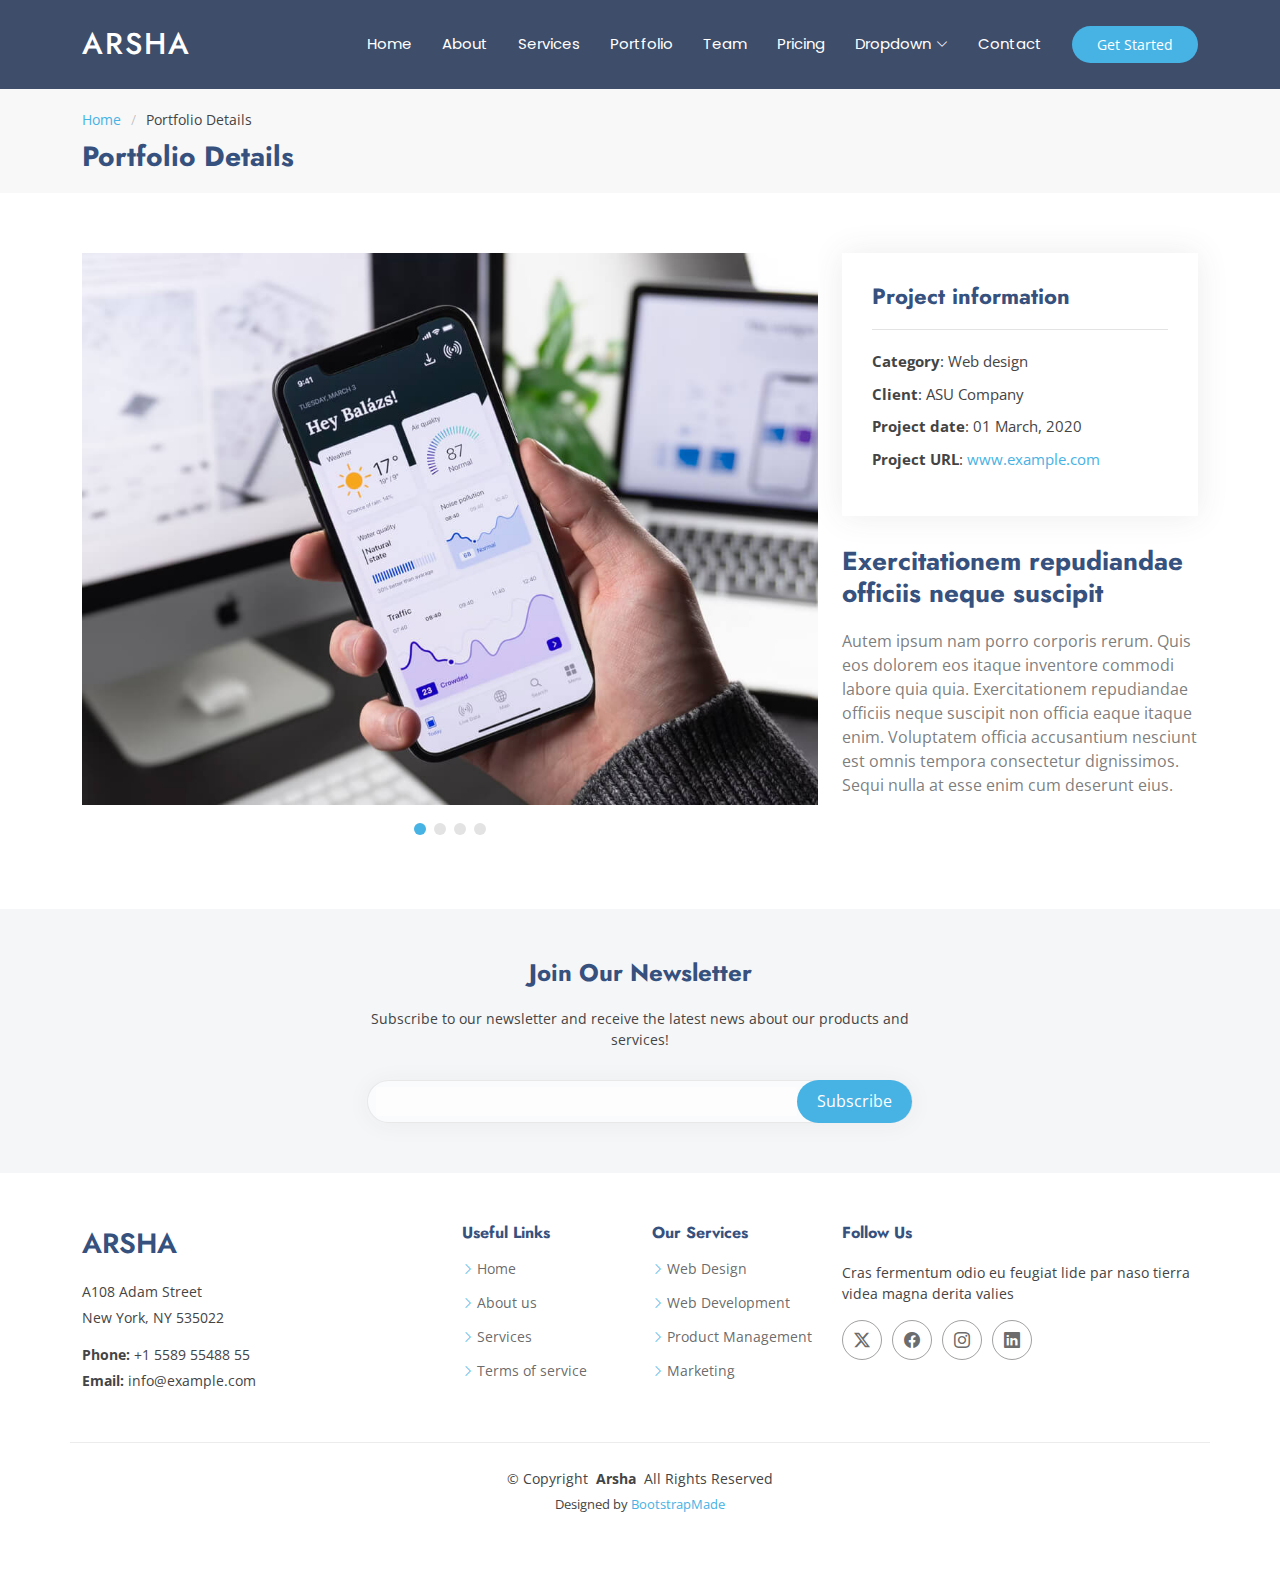
<file: portfolio-details.html>
<!DOCTYPE html>
<html lang="en">

<head>
  <meta charset="utf-8">
  <meta content="width=device-width, initial-scale=1.0" name="viewport">
  <title>Portfolio Details - Arsha Bootstrap Template</title>
  <meta content="" name="description">
  <meta content="" name="keywords">

  <!-- Favicons -->
  <link href="assets/img/favicon.png" rel="icon">
  <link href="assets/img/apple-touch-icon.png" rel="apple-touch-icon">

  <!-- Fonts -->
  <link href="https://fonts.googleapis.com" rel="preconnect">
  <link href="https://fonts.gstatic.com" rel="preconnect" crossorigin>
  <link href="https://fonts.googleapis.com/css2?family=Open+Sans:ital,wght@0,300;0,400;0,500;0,600;0,700;0,800;1,300;1,400;1,500;1,600;1,700;1,800&family=Poppins:ital,wght@0,100;0,200;0,300;0,400;0,500;0,600;0,700;0,800;0,900;1,100;1,200;1,300;1,400;1,500;1,600;1,700;1,800;1,900&family=Jost:ital,wght@0,100;0,200;0,300;0,400;0,500;0,600;0,700;0,800;0,900;1,100;1,200;1,300;1,400;1,500;1,600;1,700;1,800;1,900&display=swap" rel="stylesheet">

  <!-- Vendor CSS Files -->
  <link href="assets/vendor/bootstrap/css/bootstrap.min.css" rel="stylesheet">
  <link href="assets/vendor/bootstrap-icons/bootstrap-icons.css" rel="stylesheet">
  <link href="assets/vendor/aos/aos.css" rel="stylesheet">
  <link href="assets/vendor/glightbox/css/glightbox.min.css" rel="stylesheet">
  <link href="assets/vendor/swiper/swiper-bundle.min.css" rel="stylesheet">

  <!-- Main CSS File -->
  <link href="assets/css/main.css" rel="stylesheet">

  <!-- =======================================================
  * Template Name: Arsha
  * Template URL: https://bootstrapmade.com/arsha-free-bootstrap-html-template-corporate/
  * Updated: Jun 06 2024 with Bootstrap v5.3.3
  * Author: BootstrapMade.com
  * License: https://bootstrapmade.com/license/
  ======================================================== -->
</head>

<body class="portfolio-details-page">

  <header id="header" class="header d-flex align-items-center sticky-top">
    <div class="container-fluid container-xl position-relative d-flex align-items-center">

      <a href="index.html" class="logo d-flex align-items-center me-auto">
        <!-- Uncomment the line below if you also wish to use an image logo -->
        <!-- <img src="assets/img/logo.png" alt=""> -->
        <h1 class="sitename">Arsha</h1>
      </a>

      <nav id="navmenu" class="navmenu">
        <ul>
          <li><a href="#hero">Home</a></li>
          <li><a href="#about">About</a></li>
          <li><a href="#services">Services</a></li>
          <li><a href="#portfolio">Portfolio</a></li>
          <li><a href="#team">Team</a></li>
          <li><a href="#pricing">Pricing</a></li>
          <li class="dropdown"><a href="#"><span>Dropdown</span> <i class="bi bi-chevron-down toggle-dropdown"></i></a>
            <ul>
              <li><a href="#">Dropdown 1</a></li>
              <li class="dropdown"><a href="#"><span>Deep Dropdown</span> <i class="bi bi-chevron-down toggle-dropdown"></i></a>
                <ul>
                  <li><a href="#">Deep Dropdown 1</a></li>
                  <li><a href="#">Deep Dropdown 2</a></li>
                  <li><a href="#">Deep Dropdown 3</a></li>
                  <li><a href="#">Deep Dropdown 4</a></li>
                  <li><a href="#">Deep Dropdown 5</a></li>
                </ul>
              </li>
              <li><a href="#">Dropdown 2</a></li>
              <li><a href="#">Dropdown 3</a></li>
              <li><a href="#">Dropdown 4</a></li>
            </ul>
          </li>
          <li><a href="#contact">Contact</a></li>
        </ul>
        <i class="mobile-nav-toggle d-xl-none bi bi-list"></i>
      </nav>

      <a class="btn-getstarted" href="#about">Get Started</a>

    </div>
  </header>

  <main class="main">

    <!-- Page Title -->
    <div class="page-title" data-aos="fade">
      <div class="container">
        <nav class="breadcrumbs">
          <ol>
            <li><a href="index.html">Home</a></li>
            <li class="current">Portfolio Details</li>
          </ol>
        </nav>
        <h1>Portfolio Details</h1>
      </div>
    </div><!-- End Page Title -->

    <!-- Portfolio Details Section -->
    <section id="portfolio-details" class="portfolio-details section">

      <div class="container" data-aos="fade-up" data-aos-delay="100">

        <div class="row gy-4">

          <div class="col-lg-8">
            <div class="portfolio-details-slider swiper">

              <script type="application/json" class="swiper-config">
                {
                  "loop": true,
                  "speed": 600,
                  "autoplay": {
                    "delay": 5000
                  },
                  "slidesPerView": "auto",
                  "pagination": {
                    "el": ".swiper-pagination",
                    "type": "bullets",
                    "clickable": true
                  }
                }
              </script>

              <div class="swiper-wrapper align-items-center">

                <div class="swiper-slide">
                  <img src="assets/img/portfolio/app-1.jpg" alt="">
                </div>

                <div class="swiper-slide">
                  <img src="assets/img/portfolio/product-1.jpg" alt="">
                </div>

                <div class="swiper-slide">
                  <img src="assets/img/portfolio/branding-1.jpg" alt="">
                </div>

                <div class="swiper-slide">
                  <img src="assets/img/portfolio/books-1.jpg" alt="">
                </div>

              </div>
              <div class="swiper-pagination"></div>
            </div>
          </div>

          <div class="col-lg-4">
            <div class="portfolio-info" data-aos="fade-up" data-aos-delay="200">
              <h3>Project information</h3>
              <ul>
                <li><strong>Category</strong>: Web design</li>
                <li><strong>Client</strong>: ASU Company</li>
                <li><strong>Project date</strong>: 01 March, 2020</li>
                <li><strong>Project URL</strong>: <a href="#">www.example.com</a></li>
              </ul>
            </div>
            <div class="portfolio-description" data-aos="fade-up" data-aos-delay="300">
              <h2>Exercitationem repudiandae officiis neque suscipit</h2>
              <p>
                Autem ipsum nam porro corporis rerum. Quis eos dolorem eos itaque inventore commodi labore quia quia. Exercitationem repudiandae officiis neque suscipit non officia eaque itaque enim. Voluptatem officia accusantium nesciunt est omnis tempora consectetur dignissimos. Sequi nulla at esse enim cum deserunt eius.
              </p>
            </div>
          </div>

        </div>

      </div>

    </section><!-- /Portfolio Details Section -->

  </main>

  <footer id="footer" class="footer">

    <div class="footer-newsletter">
      <div class="container">
        <div class="row justify-content-center text-center">
          <div class="col-lg-6">
            <h4>Join Our Newsletter</h4>
            <p>Subscribe to our newsletter and receive the latest news about our products and services!</p>
            <form action="forms/newsletter.php" method="post" class="php-email-form">
              <div class="newsletter-form"><input type="email" name="email"><input type="submit" value="Subscribe"></div>
              <div class="loading">Loading</div>
              <div class="error-message"></div>
              <div class="sent-message">Your subscription request has been sent. Thank you!</div>
            </form>
          </div>
        </div>
      </div>
    </div>

    <div class="container footer-top">
      <div class="row gy-4">
        <div class="col-lg-4 col-md-6 footer-about">
          <a href="index.html" class="d-flex align-items-center">
            <span class="sitename">Arsha</span>
          </a>
          <div class="footer-contact pt-3">
            <p>A108 Adam Street</p>
            <p>New York, NY 535022</p>
            <p class="mt-3"><strong>Phone:</strong> <span>+1 5589 55488 55</span></p>
            <p><strong>Email:</strong> <span>info@example.com</span></p>
          </div>
        </div>

        <div class="col-lg-2 col-md-3 footer-links">
          <h4>Useful Links</h4>
          <ul>
            <li><i class="bi bi-chevron-right"></i> <a href="#">Home</a></li>
            <li><i class="bi bi-chevron-right"></i> <a href="#">About us</a></li>
            <li><i class="bi bi-chevron-right"></i> <a href="#">Services</a></li>
            <li><i class="bi bi-chevron-right"></i> <a href="#">Terms of service</a></li>
          </ul>
        </div>

        <div class="col-lg-2 col-md-3 footer-links">
          <h4>Our Services</h4>
          <ul>
            <li><i class="bi bi-chevron-right"></i> <a href="#">Web Design</a></li>
            <li><i class="bi bi-chevron-right"></i> <a href="#">Web Development</a></li>
            <li><i class="bi bi-chevron-right"></i> <a href="#">Product Management</a></li>
            <li><i class="bi bi-chevron-right"></i> <a href="#">Marketing</a></li>
          </ul>
        </div>

        <div class="col-lg-4 col-md-12">
          <h4>Follow Us</h4>
          <p>Cras fermentum odio eu feugiat lide par naso tierra videa magna derita valies</p>
          <div class="social-links d-flex">
            <a href=""><i class="bi bi-twitter-x"></i></a>
            <a href=""><i class="bi bi-facebook"></i></a>
            <a href=""><i class="bi bi-instagram"></i></a>
            <a href=""><i class="bi bi-linkedin"></i></a>
          </div>
        </div>

      </div>
    </div>

    <div class="container copyright text-center mt-4">
      <p>© <span>Copyright</span> <strong class="px-1 sitename">Arsha</strong> <span>All Rights Reserved</span></p>
      <div class="credits">
        <!-- All the links in the footer should remain intact. -->
        <!-- You can delete the links only if you've purchased the pro version. -->
        <!-- Licensing information: https://bootstrapmade.com/license/ -->
        <!-- Purchase the pro version with working PHP/AJAX contact form: [buy-url] -->
        Designed by <a href="https://bootstrapmade.com/">BootstrapMade</a>
      </div>
    </div>

  </footer>

  <!-- Scroll Top -->
  <a href="#" id="scroll-top" class="scroll-top d-flex align-items-center justify-content-center"><i class="bi bi-arrow-up-short"></i></a>

  <!-- Preloader -->
  <div id="preloader"></div>

  <!-- Vendor JS Files -->
  <script src="assets/vendor/bootstrap/js/bootstrap.bundle.min.js"></script>
  <script src="assets/vendor/php-email-form/validate.js"></script>
  <script src="assets/vendor/aos/aos.js"></script>
  <script src="assets/vendor/glightbox/js/glightbox.min.js"></script>
  <script src="assets/vendor/swiper/swiper-bundle.min.js"></script>
  <script src="assets/vendor/waypoints/noframework.waypoints.js"></script>
  <script src="assets/vendor/imagesloaded/imagesloaded.pkgd.min.js"></script>
  <script src="assets/vendor/isotope-layout/isotope.pkgd.min.js"></script>

  <!-- Main JS File -->
  <script src="assets/js/main.js"></script>

</body>

</html>
</file>
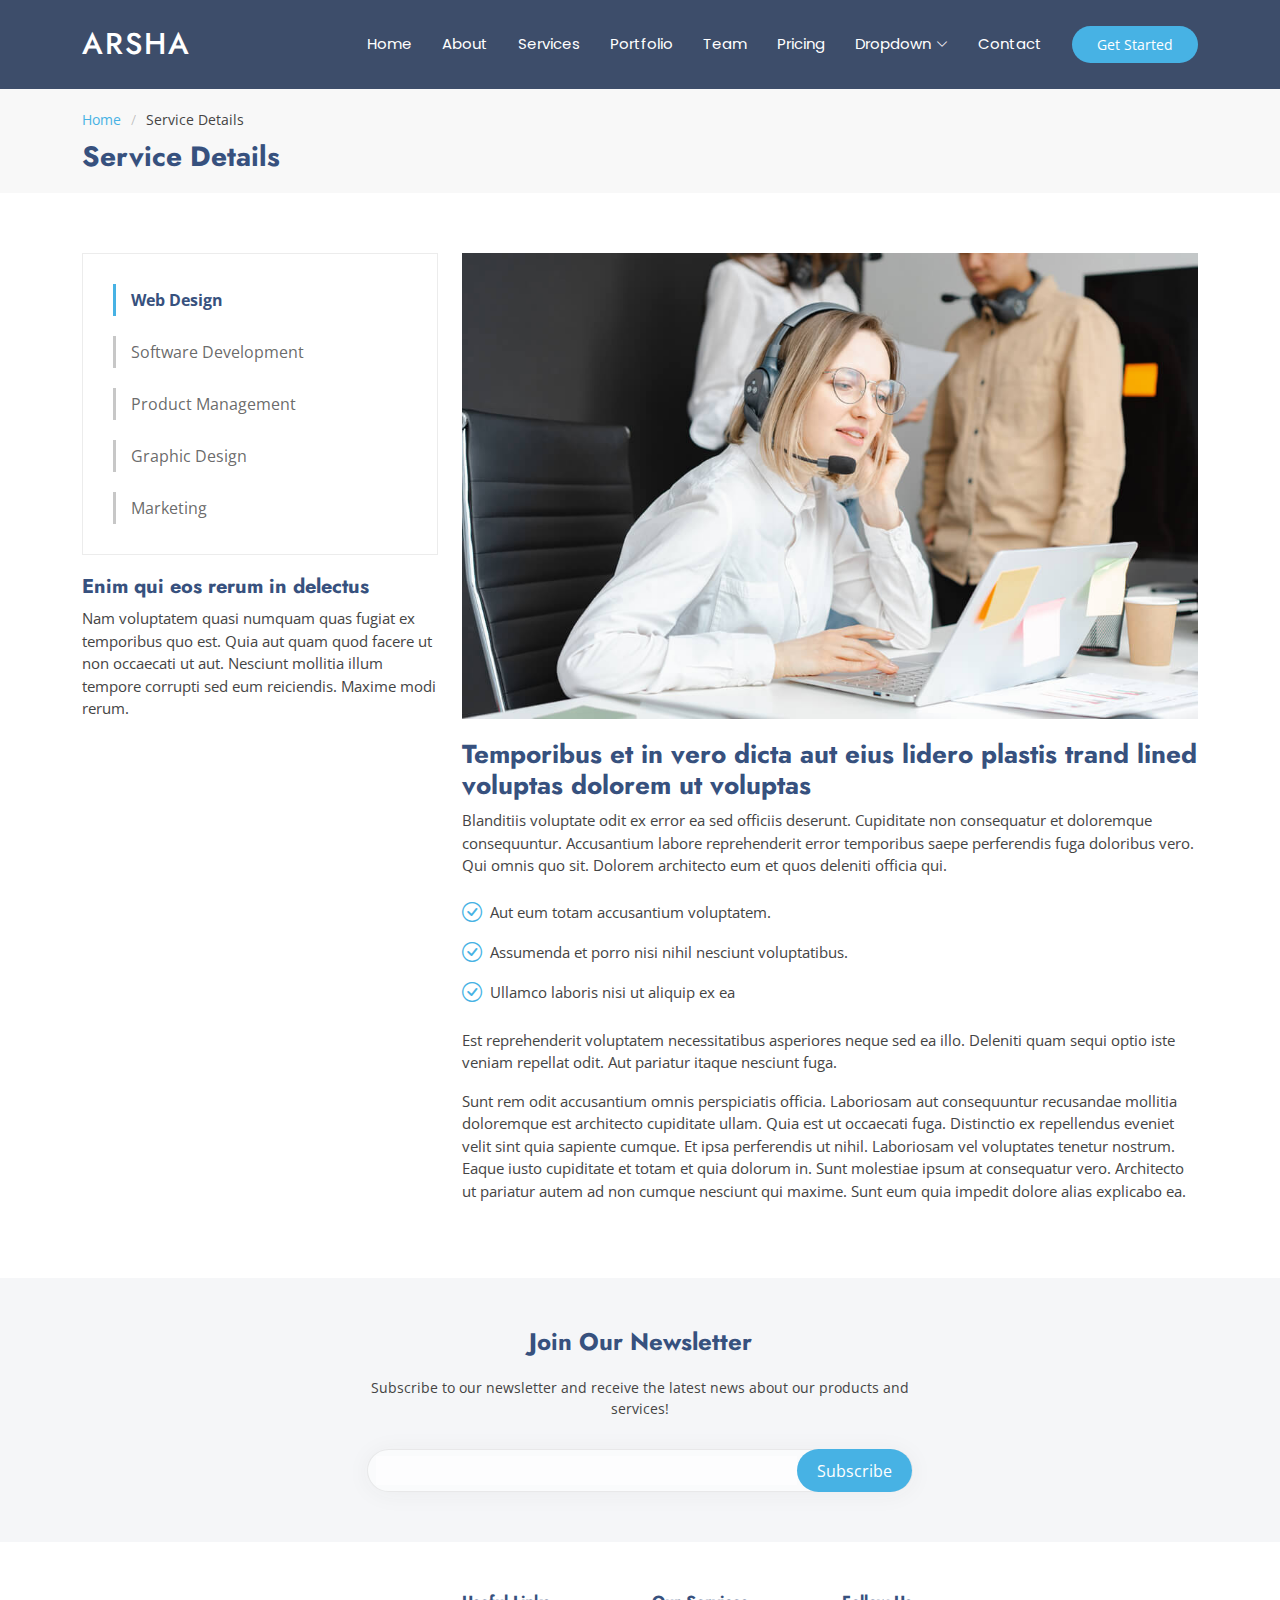
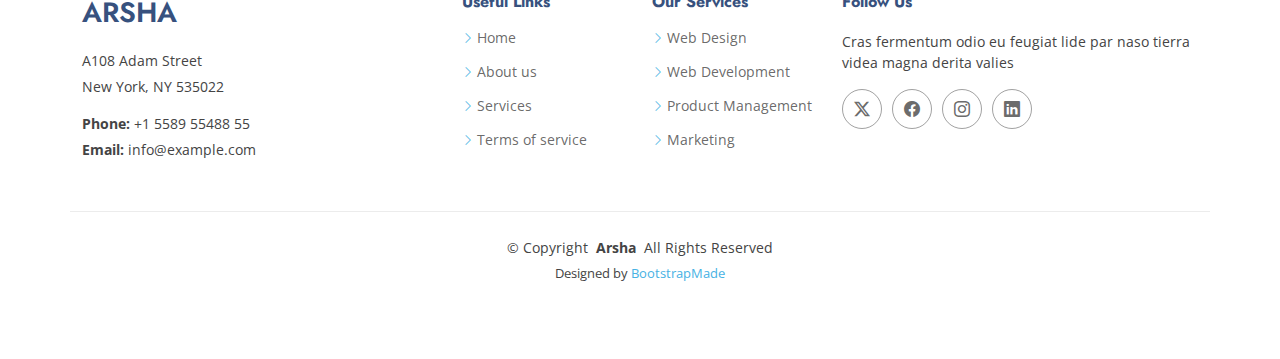
<file: service-details.html>
<!DOCTYPE html>
<html lang="en">

<head>
  <meta charset="utf-8">
  <meta content="width=device-width, initial-scale=1.0" name="viewport">
  <title>Service Details - Arsha Bootstrap Template</title>
  <meta content="" name="description">
  <meta content="" name="keywords">

  <!-- Favicons -->
  <link href="assets/img/favicon.png" rel="icon">
  <link href="assets/img/apple-touch-icon.png" rel="apple-touch-icon">

  <!-- Fonts -->
  <link href="https://fonts.googleapis.com" rel="preconnect">
  <link href="https://fonts.gstatic.com" rel="preconnect" crossorigin>
  <link href="https://fonts.googleapis.com/css2?family=Open+Sans:ital,wght@0,300;0,400;0,500;0,600;0,700;0,800;1,300;1,400;1,500;1,600;1,700;1,800&family=Poppins:ital,wght@0,100;0,200;0,300;0,400;0,500;0,600;0,700;0,800;0,900;1,100;1,200;1,300;1,400;1,500;1,600;1,700;1,800;1,900&family=Jost:ital,wght@0,100;0,200;0,300;0,400;0,500;0,600;0,700;0,800;0,900;1,100;1,200;1,300;1,400;1,500;1,600;1,700;1,800;1,900&display=swap" rel="stylesheet">

  <!-- Vendor CSS Files -->
  <link href="assets/vendor/bootstrap/css/bootstrap.min.css" rel="stylesheet">
  <link href="assets/vendor/bootstrap-icons/bootstrap-icons.css" rel="stylesheet">
  <link href="assets/vendor/aos/aos.css" rel="stylesheet">
  <link href="assets/vendor/glightbox/css/glightbox.min.css" rel="stylesheet">
  <link href="assets/vendor/swiper/swiper-bundle.min.css" rel="stylesheet">

  <!-- Main CSS File -->
  <link href="assets/css/main.css" rel="stylesheet">

  <!-- =======================================================
  * Template Name: Arsha
  * Template URL: https://bootstrapmade.com/arsha-free-bootstrap-html-template-corporate/
  * Updated: Jun 06 2024 with Bootstrap v5.3.3
  * Author: BootstrapMade.com
  * License: https://bootstrapmade.com/license/
  ======================================================== -->
</head>

<body class="service-details-page">

  <header id="header" class="header d-flex align-items-center sticky-top">
    <div class="container-fluid container-xl position-relative d-flex align-items-center">

      <a href="index.html" class="logo d-flex align-items-center me-auto">
        <!-- Uncomment the line below if you also wish to use an image logo -->
        <!-- <img src="assets/img/logo.png" alt=""> -->
        <h1 class="sitename">Arsha</h1>
      </a>

      <nav id="navmenu" class="navmenu">
        <ul>
          <li><a href="#hero">Home</a></li>
          <li><a href="#about">About</a></li>
          <li><a href="#services">Services</a></li>
          <li><a href="#portfolio">Portfolio</a></li>
          <li><a href="#team">Team</a></li>
          <li><a href="#pricing">Pricing</a></li>
          <li class="dropdown"><a href="#"><span>Dropdown</span> <i class="bi bi-chevron-down toggle-dropdown"></i></a>
            <ul>
              <li><a href="#">Dropdown 1</a></li>
              <li class="dropdown"><a href="#"><span>Deep Dropdown</span> <i class="bi bi-chevron-down toggle-dropdown"></i></a>
                <ul>
                  <li><a href="#">Deep Dropdown 1</a></li>
                  <li><a href="#">Deep Dropdown 2</a></li>
                  <li><a href="#">Deep Dropdown 3</a></li>
                  <li><a href="#">Deep Dropdown 4</a></li>
                  <li><a href="#">Deep Dropdown 5</a></li>
                </ul>
              </li>
              <li><a href="#">Dropdown 2</a></li>
              <li><a href="#">Dropdown 3</a></li>
              <li><a href="#">Dropdown 4</a></li>
            </ul>
          </li>
          <li><a href="#contact">Contact</a></li>
        </ul>
        <i class="mobile-nav-toggle d-xl-none bi bi-list"></i>
      </nav>

      <a class="btn-getstarted" href="#about">Get Started</a>

    </div>
  </header>

  <main class="main">

    <!-- Page Title -->
    <div class="page-title" data-aos="fade">
      <div class="container">
        <nav class="breadcrumbs">
          <ol>
            <li><a href="index.html">Home</a></li>
            <li class="current">Service Details</li>
          </ol>
        </nav>
        <h1>Service Details</h1>
      </div>
    </div><!-- End Page Title -->

    <!-- Service Details Section -->
    <section id="service-details" class="service-details section">

      <div class="container">

        <div class="row gy-4">

          <div class="col-lg-4" data-aos="fade-up" data-aos-delay="100">
            <div class="services-list">
              <a href="#" class="active">Web Design</a>
              <a href="#">Software Development</a>
              <a href="#">Product Management</a>
              <a href="#">Graphic Design</a>
              <a href="#">Marketing</a>
            </div>

            <h4>Enim qui eos rerum in delectus</h4>
            <p>Nam voluptatem quasi numquam quas fugiat ex temporibus quo est. Quia aut quam quod facere ut non occaecati ut aut. Nesciunt mollitia illum tempore corrupti sed eum reiciendis. Maxime modi rerum.</p>
          </div>

          <div class="col-lg-8" data-aos="fade-up" data-aos-delay="200">
            <img src="assets/img/services.jpg" alt="" class="img-fluid services-img">
            <h3>Temporibus et in vero dicta aut eius lidero plastis trand lined voluptas dolorem ut voluptas</h3>
            <p>
              Blanditiis voluptate odit ex error ea sed officiis deserunt. Cupiditate non consequatur et doloremque consequuntur. Accusantium labore reprehenderit error temporibus saepe perferendis fuga doloribus vero. Qui omnis quo sit. Dolorem architecto eum et quos deleniti officia qui.
            </p>
            <ul>
              <li><i class="bi bi-check-circle"></i> <span>Aut eum totam accusantium voluptatem.</span></li>
              <li><i class="bi bi-check-circle"></i> <span>Assumenda et porro nisi nihil nesciunt voluptatibus.</span></li>
              <li><i class="bi bi-check-circle"></i> <span>Ullamco laboris nisi ut aliquip ex ea</span></li>
            </ul>
            <p>
              Est reprehenderit voluptatem necessitatibus asperiores neque sed ea illo. Deleniti quam sequi optio iste veniam repellat odit. Aut pariatur itaque nesciunt fuga.
            </p>
            <p>
              Sunt rem odit accusantium omnis perspiciatis officia. Laboriosam aut consequuntur recusandae mollitia doloremque est architecto cupiditate ullam. Quia est ut occaecati fuga. Distinctio ex repellendus eveniet velit sint quia sapiente cumque. Et ipsa perferendis ut nihil. Laboriosam vel voluptates tenetur nostrum. Eaque iusto cupiditate et totam et quia dolorum in. Sunt molestiae ipsum at consequatur vero. Architecto ut pariatur autem ad non cumque nesciunt qui maxime. Sunt eum quia impedit dolore alias explicabo ea.
            </p>
          </div>

        </div>

      </div>

    </section><!-- /Service Details Section -->

  </main>

  <footer id="footer" class="footer">

    <div class="footer-newsletter">
      <div class="container">
        <div class="row justify-content-center text-center">
          <div class="col-lg-6">
            <h4>Join Our Newsletter</h4>
            <p>Subscribe to our newsletter and receive the latest news about our products and services!</p>
            <form action="forms/newsletter.php" method="post" class="php-email-form">
              <div class="newsletter-form"><input type="email" name="email"><input type="submit" value="Subscribe"></div>
              <div class="loading">Loading</div>
              <div class="error-message"></div>
              <div class="sent-message">Your subscription request has been sent. Thank you!</div>
            </form>
          </div>
        </div>
      </div>
    </div>

    <div class="container footer-top">
      <div class="row gy-4">
        <div class="col-lg-4 col-md-6 footer-about">
          <a href="index.html" class="d-flex align-items-center">
            <span class="sitename">Arsha</span>
          </a>
          <div class="footer-contact pt-3">
            <p>A108 Adam Street</p>
            <p>New York, NY 535022</p>
            <p class="mt-3"><strong>Phone:</strong> <span>+1 5589 55488 55</span></p>
            <p><strong>Email:</strong> <span>info@example.com</span></p>
          </div>
        </div>

        <div class="col-lg-2 col-md-3 footer-links">
          <h4>Useful Links</h4>
          <ul>
            <li><i class="bi bi-chevron-right"></i> <a href="#">Home</a></li>
            <li><i class="bi bi-chevron-right"></i> <a href="#">About us</a></li>
            <li><i class="bi bi-chevron-right"></i> <a href="#">Services</a></li>
            <li><i class="bi bi-chevron-right"></i> <a href="#">Terms of service</a></li>
          </ul>
        </div>

        <div class="col-lg-2 col-md-3 footer-links">
          <h4>Our Services</h4>
          <ul>
            <li><i class="bi bi-chevron-right"></i> <a href="#">Web Design</a></li>
            <li><i class="bi bi-chevron-right"></i> <a href="#">Web Development</a></li>
            <li><i class="bi bi-chevron-right"></i> <a href="#">Product Management</a></li>
            <li><i class="bi bi-chevron-right"></i> <a href="#">Marketing</a></li>
          </ul>
        </div>

        <div class="col-lg-4 col-md-12">
          <h4>Follow Us</h4>
          <p>Cras fermentum odio eu feugiat lide par naso tierra videa magna derita valies</p>
          <div class="social-links d-flex">
            <a href=""><i class="bi bi-twitter-x"></i></a>
            <a href=""><i class="bi bi-facebook"></i></a>
            <a href=""><i class="bi bi-instagram"></i></a>
            <a href=""><i class="bi bi-linkedin"></i></a>
          </div>
        </div>

      </div>
    </div>

    <div class="container copyright text-center mt-4">
      <p>© <span>Copyright</span> <strong class="px-1 sitename">Arsha</strong> <span>All Rights Reserved</span></p>
      <div class="credits">
        <!-- All the links in the footer should remain intact. -->
        <!-- You can delete the links only if you've purchased the pro version. -->
        <!-- Licensing information: https://bootstrapmade.com/license/ -->
        <!-- Purchase the pro version with working PHP/AJAX contact form: [buy-url] -->
        Designed by <a href="https://bootstrapmade.com/">BootstrapMade</a>
      </div>
    </div>

  </footer>

  <!-- Scroll Top -->
  <a href="#" id="scroll-top" class="scroll-top d-flex align-items-center justify-content-center"><i class="bi bi-arrow-up-short"></i></a>

  <!-- Preloader -->
  <div id="preloader"></div>

  <!-- Vendor JS Files -->
  <script src="assets/vendor/bootstrap/js/bootstrap.bundle.min.js"></script>
  <script src="assets/vendor/php-email-form/validate.js"></script>
  <script src="assets/vendor/aos/aos.js"></script>
  <script src="assets/vendor/glightbox/js/glightbox.min.js"></script>
  <script src="assets/vendor/swiper/swiper-bundle.min.js"></script>
  <script src="assets/vendor/waypoints/noframework.waypoints.js"></script>
  <script src="assets/vendor/imagesloaded/imagesloaded.pkgd.min.js"></script>
  <script src="assets/vendor/isotope-layout/isotope.pkgd.min.js"></script>

  <!-- Main JS File -->
  <script src="assets/js/main.js"></script>

</body>

</html>
</file>
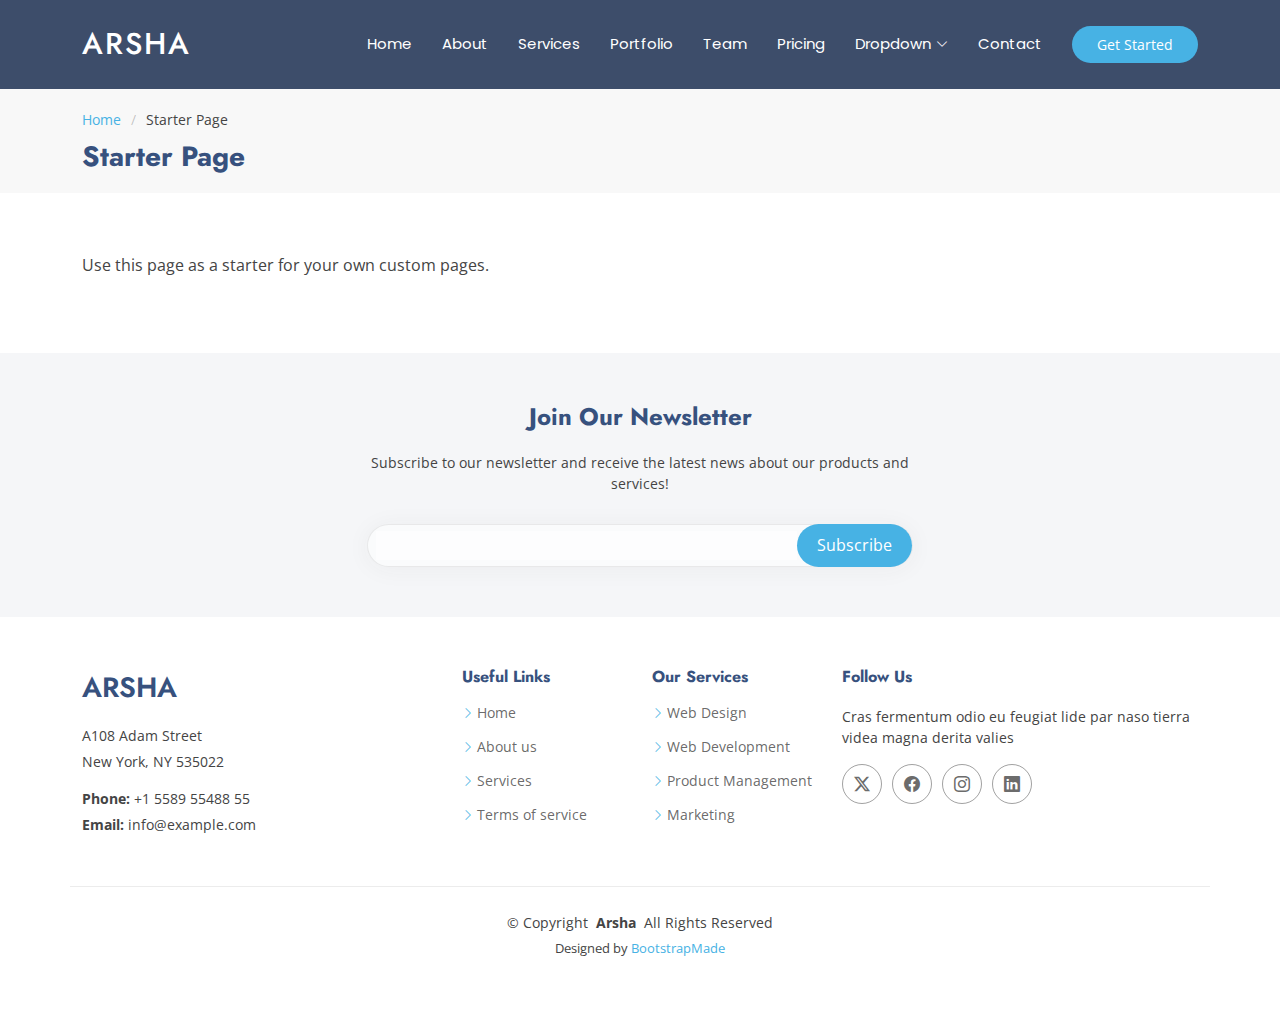
<file: starter-page.html>
<!DOCTYPE html>
<html lang="en">

<head>
  <meta charset="utf-8">
  <meta content="width=device-width, initial-scale=1.0" name="viewport">
  <title>Starter Page - Arsha Bootstrap Template</title>
  <meta content="" name="description">
  <meta content="" name="keywords">

  <!-- Favicons -->
  <link href="assets/img/favicon.png" rel="icon">
  <link href="assets/img/apple-touch-icon.png" rel="apple-touch-icon">

  <!-- Fonts -->
  <link href="https://fonts.googleapis.com" rel="preconnect">
  <link href="https://fonts.gstatic.com" rel="preconnect" crossorigin>
  <link href="https://fonts.googleapis.com/css2?family=Open+Sans:ital,wght@0,300;0,400;0,500;0,600;0,700;0,800;1,300;1,400;1,500;1,600;1,700;1,800&family=Poppins:ital,wght@0,100;0,200;0,300;0,400;0,500;0,600;0,700;0,800;0,900;1,100;1,200;1,300;1,400;1,500;1,600;1,700;1,800;1,900&family=Jost:ital,wght@0,100;0,200;0,300;0,400;0,500;0,600;0,700;0,800;0,900;1,100;1,200;1,300;1,400;1,500;1,600;1,700;1,800;1,900&display=swap" rel="stylesheet">

  <!-- Vendor CSS Files -->
  <link href="assets/vendor/bootstrap/css/bootstrap.min.css" rel="stylesheet">
  <link href="assets/vendor/bootstrap-icons/bootstrap-icons.css" rel="stylesheet">
  <link href="assets/vendor/aos/aos.css" rel="stylesheet">
  <link href="assets/vendor/glightbox/css/glightbox.min.css" rel="stylesheet">
  <link href="assets/vendor/swiper/swiper-bundle.min.css" rel="stylesheet">

  <!-- Main CSS File -->
  <link href="assets/css/main.css" rel="stylesheet">

  <!-- =======================================================
  * Template Name: Arsha
  * Template URL: https://bootstrapmade.com/arsha-free-bootstrap-html-template-corporate/
  * Updated: Jun 06 2024 with Bootstrap v5.3.3
  * Author: BootstrapMade.com
  * License: https://bootstrapmade.com/license/
  ======================================================== -->
</head>

<body class="starter-page-page">

  <header id="header" class="header d-flex align-items-center sticky-top">
    <div class="container-fluid container-xl position-relative d-flex align-items-center">

      <a href="index.html" class="logo d-flex align-items-center me-auto">
        <!-- Uncomment the line below if you also wish to use an image logo -->
        <!-- <img src="assets/img/logo.png" alt=""> -->
        <h1 class="sitename">Arsha</h1>
      </a>

      <nav id="navmenu" class="navmenu">
        <ul>
          <li><a href="#hero">Home</a></li>
          <li><a href="#about">About</a></li>
          <li><a href="#services">Services</a></li>
          <li><a href="#portfolio">Portfolio</a></li>
          <li><a href="#team">Team</a></li>
          <li><a href="#pricing">Pricing</a></li>
          <li class="dropdown"><a href="#"><span>Dropdown</span> <i class="bi bi-chevron-down toggle-dropdown"></i></a>
            <ul>
              <li><a href="#">Dropdown 1</a></li>
              <li class="dropdown"><a href="#"><span>Deep Dropdown</span> <i class="bi bi-chevron-down toggle-dropdown"></i></a>
                <ul>
                  <li><a href="#">Deep Dropdown 1</a></li>
                  <li><a href="#">Deep Dropdown 2</a></li>
                  <li><a href="#">Deep Dropdown 3</a></li>
                  <li><a href="#">Deep Dropdown 4</a></li>
                  <li><a href="#">Deep Dropdown 5</a></li>
                </ul>
              </li>
              <li><a href="#">Dropdown 2</a></li>
              <li><a href="#">Dropdown 3</a></li>
              <li><a href="#">Dropdown 4</a></li>
            </ul>
          </li>
          <li><a href="#contact">Contact</a></li>
        </ul>
        <i class="mobile-nav-toggle d-xl-none bi bi-list"></i>
      </nav>

      <a class="btn-getstarted" href="#about">Get Started</a>

    </div>
  </header>

  <main class="main">

    <!-- Page Title -->
    <div class="page-title" data-aos="fade">
      <div class="container">
        <nav class="breadcrumbs">
          <ol>
            <li><a href="index.html">Home</a></li>
            <li class="current">Starter Page</li>
          </ol>
        </nav>
        <h1>Starter Page</h1>
      </div>
    </div><!-- End Page Title -->

    <!-- Starter Section Section -->
    <section id="starter-section" class="starter-section section">

      <div class="container" data-aos="fade-up">
        <p>Use this page as a starter for your own custom pages.</p>
      </div>

    </section><!-- /Starter Section Section -->

  </main>

  <footer id="footer" class="footer">

    <div class="footer-newsletter">
      <div class="container">
        <div class="row justify-content-center text-center">
          <div class="col-lg-6">
            <h4>Join Our Newsletter</h4>
            <p>Subscribe to our newsletter and receive the latest news about our products and services!</p>
            <form action="forms/newsletter.php" method="post" class="php-email-form">
              <div class="newsletter-form"><input type="email" name="email"><input type="submit" value="Subscribe"></div>
              <div class="loading">Loading</div>
              <div class="error-message"></div>
              <div class="sent-message">Your subscription request has been sent. Thank you!</div>
            </form>
          </div>
        </div>
      </div>
    </div>

    <div class="container footer-top">
      <div class="row gy-4">
        <div class="col-lg-4 col-md-6 footer-about">
          <a href="index.html" class="d-flex align-items-center">
            <span class="sitename">Arsha</span>
          </a>
          <div class="footer-contact pt-3">
            <p>A108 Adam Street</p>
            <p>New York, NY 535022</p>
            <p class="mt-3"><strong>Phone:</strong> <span>+1 5589 55488 55</span></p>
            <p><strong>Email:</strong> <span>info@example.com</span></p>
          </div>
        </div>

        <div class="col-lg-2 col-md-3 footer-links">
          <h4>Useful Links</h4>
          <ul>
            <li><i class="bi bi-chevron-right"></i> <a href="#">Home</a></li>
            <li><i class="bi bi-chevron-right"></i> <a href="#">About us</a></li>
            <li><i class="bi bi-chevron-right"></i> <a href="#">Services</a></li>
            <li><i class="bi bi-chevron-right"></i> <a href="#">Terms of service</a></li>
          </ul>
        </div>

        <div class="col-lg-2 col-md-3 footer-links">
          <h4>Our Services</h4>
          <ul>
            <li><i class="bi bi-chevron-right"></i> <a href="#">Web Design</a></li>
            <li><i class="bi bi-chevron-right"></i> <a href="#">Web Development</a></li>
            <li><i class="bi bi-chevron-right"></i> <a href="#">Product Management</a></li>
            <li><i class="bi bi-chevron-right"></i> <a href="#">Marketing</a></li>
          </ul>
        </div>

        <div class="col-lg-4 col-md-12">
          <h4>Follow Us</h4>
          <p>Cras fermentum odio eu feugiat lide par naso tierra videa magna derita valies</p>
          <div class="social-links d-flex">
            <a href=""><i class="bi bi-twitter-x"></i></a>
            <a href=""><i class="bi bi-facebook"></i></a>
            <a href=""><i class="bi bi-instagram"></i></a>
            <a href=""><i class="bi bi-linkedin"></i></a>
          </div>
        </div>

      </div>
    </div>

    <div class="container copyright text-center mt-4">
      <p>© <span>Copyright</span> <strong class="px-1 sitename">Arsha</strong> <span>All Rights Reserved</span></p>
      <div class="credits">
        <!-- All the links in the footer should remain intact. -->
        <!-- You can delete the links only if you've purchased the pro version. -->
        <!-- Licensing information: https://bootstrapmade.com/license/ -->
        <!-- Purchase the pro version with working PHP/AJAX contact form: [buy-url] -->
        Designed by <a href="https://bootstrapmade.com/">BootstrapMade</a>
      </div>
    </div>

  </footer>

  <!-- Scroll Top -->
  <a href="#" id="scroll-top" class="scroll-top d-flex align-items-center justify-content-center"><i class="bi bi-arrow-up-short"></i></a>

  <!-- Preloader -->
  <div id="preloader"></div>

  <!-- Vendor JS Files -->
  <script src="assets/vendor/bootstrap/js/bootstrap.bundle.min.js"></script>
  <script src="assets/vendor/php-email-form/validate.js"></script>
  <script src="assets/vendor/aos/aos.js"></script>
  <script src="assets/vendor/glightbox/js/glightbox.min.js"></script>
  <script src="assets/vendor/swiper/swiper-bundle.min.js"></script>
  <script src="assets/vendor/waypoints/noframework.waypoints.js"></script>
  <script src="assets/vendor/imagesloaded/imagesloaded.pkgd.min.js"></script>
  <script src="assets/vendor/isotope-layout/isotope.pkgd.min.js"></script>

  <!-- Main JS File -->
  <script src="assets/js/main.js"></script>

</body>

</html>
</file>
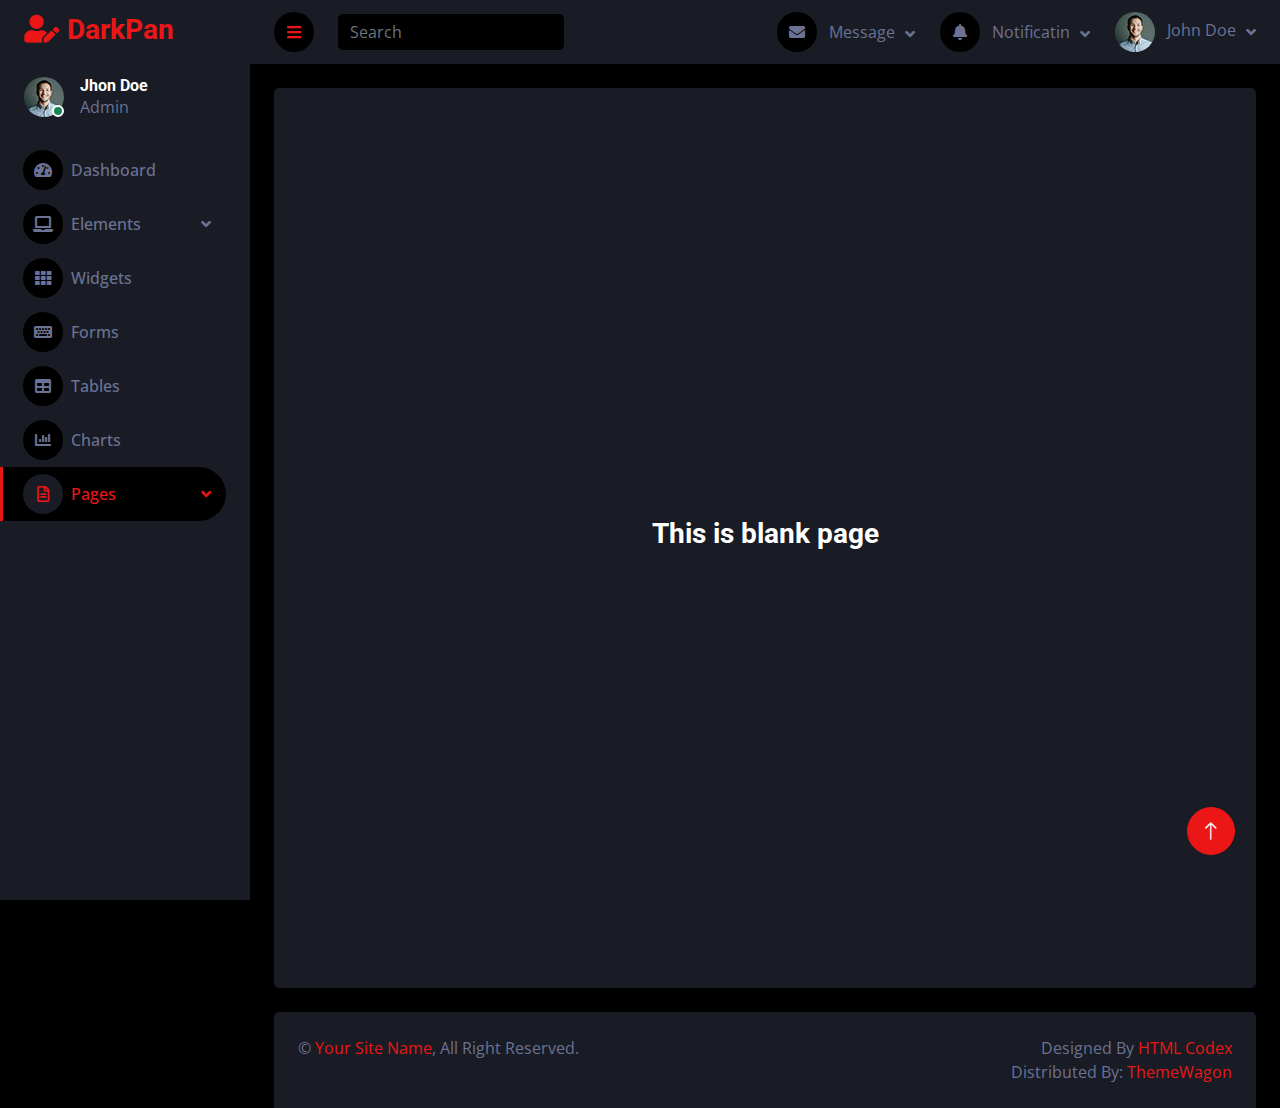
<file: darkpan-1.0.0/blank.html>
<!DOCTYPE html>
<html lang="en">

<head>
    <meta charset="utf-8">
    <title>DarkPan - Bootstrap 5 Admin Template</title>
    <meta content="width=device-width, initial-scale=1.0" name="viewport">
    <meta content="" name="keywords">
    <meta content="" name="description">

    <!-- Favicon -->
    <link href="img/favicon.ico" rel="icon">

    <!-- Google Web Fonts -->
    <link rel="preconnect" href="https://fonts.googleapis.com">
    <link rel="preconnect" href="https://fonts.gstatic.com" crossorigin>
    <link href="https://fonts.googleapis.com/css2?family=Open+Sans:wght@400;600&family=Roboto:wght@500;700&display=swap" rel="stylesheet"> 
    
    <!-- Icon Font Stylesheet -->
    <link href="https://cdnjs.cloudflare.com/ajax/libs/font-awesome/5.10.0/css/all.min.css" rel="stylesheet">
    <link href="https://cdn.jsdelivr.net/npm/bootstrap-icons@1.4.1/font/bootstrap-icons.css" rel="stylesheet">

    <!-- Libraries Stylesheet -->
    <link href="lib/owlcarousel/assets/owl.carousel.min.css" rel="stylesheet">
    <link href="lib/tempusdominus/css/tempusdominus-bootstrap-4.min.css" rel="stylesheet" />

    <!-- Customized Bootstrap Stylesheet -->
    <link href="css/bootstrap.min.css" rel="stylesheet">

    <!-- Template Stylesheet -->
    <link href="css/style.css" rel="stylesheet">
</head>

<body>
    <div class="container-fluid position-relative d-flex p-0">
        <!-- Spinner Start -->
        <div id="spinner" class="show bg-dark position-fixed translate-middle w-100 vh-100 top-50 start-50 d-flex align-items-center justify-content-center">
            <div class="spinner-border text-primary" style="width: 3rem; height: 3rem;" role="status">
                <span class="sr-only">Loading...</span>
            </div>
        </div>
        <!-- Spinner End -->


        <!-- Sidebar Start -->
        <div class="sidebar pe-4 pb-3">
            <nav class="navbar bg-secondary navbar-dark">
                <a href="index.html" class="navbar-brand mx-4 mb-3">
                    <h3 class="text-primary"><i class="fa fa-user-edit me-2"></i>DarkPan</h3>
                </a>
                <div class="d-flex align-items-center ms-4 mb-4">
                    <div class="position-relative">
                        <img class="rounded-circle" src="img/user.jpg" alt="" style="width: 40px; height: 40px;">
                        <div class="bg-success rounded-circle border border-2 border-white position-absolute end-0 bottom-0 p-1"></div>
                    </div>
                    <div class="ms-3">
                        <h6 class="mb-0">Jhon Doe</h6>
                        <span>Admin</span>
                    </div>
                </div>
                <div class="navbar-nav w-100">
                    <a href="index.html" class="nav-item nav-link"><i class="fa fa-tachometer-alt me-2"></i>Dashboard</a>
                    <div class="nav-item dropdown">
                        <a href="#" class="nav-link dropdown-toggle" data-bs-toggle="dropdown"><i class="fa fa-laptop me-2"></i>Elements</a>
                        <div class="dropdown-menu bg-transparent border-0">
                            <a href="button.html" class="dropdown-item">Buttons</a>
                            <a href="typography.html" class="dropdown-item">Typography</a>
                            <a href="element.html" class="dropdown-item">Other Elements</a>
                        </div>
                    </div>
                    <a href="widget.html" class="nav-item nav-link"><i class="fa fa-th me-2"></i>Widgets</a>
                    <a href="form.html" class="nav-item nav-link"><i class="fa fa-keyboard me-2"></i>Forms</a>
                    <a href="table.html" class="nav-item nav-link"><i class="fa fa-table me-2"></i>Tables</a>
                    <a href="chart.html" class="nav-item nav-link"><i class="fa fa-chart-bar me-2"></i>Charts</a>
                    <div class="nav-item dropdown">
                        <a href="#" class="nav-link dropdown-toggle active" data-bs-toggle="dropdown"><i class="far fa-file-alt me-2"></i>Pages</a>
                        <div class="dropdown-menu bg-transparent border-0">
                            <a href="signin.html" class="dropdown-item">Sign In</a>
                            <a href="signup.html" class="dropdown-item">Sign Up</a>
                            <a href="404.html" class="dropdown-item">404 Error</a>
                            <a href="blank.html" class="dropdown-item active">Blank Page</a>
                        </div>
                    </div>
                </div>
            </nav>
        </div>
        <!-- Sidebar End -->


        <!-- Content Start -->
        <div class="content">
            <!-- Navbar Start -->
            <nav class="navbar navbar-expand bg-secondary navbar-dark sticky-top px-4 py-0">
                <a href="index.html" class="navbar-brand d-flex d-lg-none me-4">
                    <h2 class="text-primary mb-0"><i class="fa fa-user-edit"></i></h2>
                </a>
                <a href="#" class="sidebar-toggler flex-shrink-0">
                    <i class="fa fa-bars"></i>
                </a>
                <form class="d-none d-md-flex ms-4">
                    <input class="form-control bg-dark border-0" type="search" placeholder="Search">
                </form>
                <div class="navbar-nav align-items-center ms-auto">
                    <div class="nav-item dropdown">
                        <a href="#" class="nav-link dropdown-toggle" data-bs-toggle="dropdown">
                            <i class="fa fa-envelope me-lg-2"></i>
                            <span class="d-none d-lg-inline-flex">Message</span>
                        </a>
                        <div class="dropdown-menu dropdown-menu-end bg-secondary border-0 rounded-0 rounded-bottom m-0">
                            <a href="#" class="dropdown-item">
                                <div class="d-flex align-items-center">
                                    <img class="rounded-circle" src="img/user.jpg" alt="" style="width: 40px; height: 40px;">
                                    <div class="ms-2">
                                        <h6 class="fw-normal mb-0">Jhon send you a message</h6>
                                        <small>15 minutes ago</small>
                                    </div>
                                </div>
                            </a>
                            <hr class="dropdown-divider">
                            <a href="#" class="dropdown-item">
                                <div class="d-flex align-items-center">
                                    <img class="rounded-circle" src="img/user.jpg" alt="" style="width: 40px; height: 40px;">
                                    <div class="ms-2">
                                        <h6 class="fw-normal mb-0">Jhon send you a message</h6>
                                        <small>15 minutes ago</small>
                                    </div>
                                </div>
                            </a>
                            <hr class="dropdown-divider">
                            <a href="#" class="dropdown-item">
                                <div class="d-flex align-items-center">
                                    <img class="rounded-circle" src="img/user.jpg" alt="" style="width: 40px; height: 40px;">
                                    <div class="ms-2">
                                        <h6 class="fw-normal mb-0">Jhon send you a message</h6>
                                        <small>15 minutes ago</small>
                                    </div>
                                </div>
                            </a>
                            <hr class="dropdown-divider">
                            <a href="#" class="dropdown-item text-center">See all message</a>
                        </div>
                    </div>
                    <div class="nav-item dropdown">
                        <a href="#" class="nav-link dropdown-toggle" data-bs-toggle="dropdown">
                            <i class="fa fa-bell me-lg-2"></i>
                            <span class="d-none d-lg-inline-flex">Notificatin</span>
                        </a>
                        <div class="dropdown-menu dropdown-menu-end bg-secondary border-0 rounded-0 rounded-bottom m-0">
                            <a href="#" class="dropdown-item">
                                <h6 class="fw-normal mb-0">Profile updated</h6>
                                <small>15 minutes ago</small>
                            </a>
                            <hr class="dropdown-divider">
                            <a href="#" class="dropdown-item">
                                <h6 class="fw-normal mb-0">New user added</h6>
                                <small>15 minutes ago</small>
                            </a>
                            <hr class="dropdown-divider">
                            <a href="#" class="dropdown-item">
                                <h6 class="fw-normal mb-0">Password changed</h6>
                                <small>15 minutes ago</small>
                            </a>
                            <hr class="dropdown-divider">
                            <a href="#" class="dropdown-item text-center">See all notifications</a>
                        </div>
                    </div>
                    <div class="nav-item dropdown">
                        <a href="#" class="nav-link dropdown-toggle" data-bs-toggle="dropdown">
                            <img class="rounded-circle me-lg-2" src="img/user.jpg" alt="" style="width: 40px; height: 40px;">
                            <span class="d-none d-lg-inline-flex">John Doe</span>
                        </a>
                        <div class="dropdown-menu dropdown-menu-end bg-secondary border-0 rounded-0 rounded-bottom m-0">
                            <a href="#" class="dropdown-item">My Profile</a>
                            <a href="#" class="dropdown-item">Settings</a>
                            <a href="#" class="dropdown-item">Log Out</a>
                        </div>
                    </div>
                </div>
            </nav>
            <!-- Navbar End -->


            <!-- Blank Start -->
            <div class="container-fluid pt-4 px-4">
                <div class="row vh-100 bg-secondary rounded align-items-center justify-content-center mx-0">
                    <div class="col-md-6 text-center">
                        <h3>This is blank page</h3>
                    </div>
                </div>
            </div>
            <!-- Blank End -->


            <!-- Footer Start -->
            <div class="container-fluid pt-4 px-4">
                <div class="bg-secondary rounded-top p-4">
                    <div class="row">
                        <div class="col-12 col-sm-6 text-center text-sm-start">
                            &copy; <a href="#">Your Site Name</a>, All Right Reserved. 
                        </div>
                        <div class="col-12 col-sm-6 text-center text-sm-end">
                            <!--/*** This template is free as long as you keep the footer author’s credit link/attribution link/backlink. If you'd like to use the template without the footer author’s credit link/attribution link/backlink, you can purchase the Credit Removal License from "https://htmlcodex.com/credit-removal". Thank you for your support. ***/-->
                            Designed By <a href="https://htmlcodex.com">HTML Codex</a>
                            <br>Distributed By: <a href="https://themewagon.com" target="_blank">ThemeWagon</a>
                        </div>
                    </div>
                </div>
            </div>
            <!-- Footer End -->
        </div>
        <!-- Content End -->


        <!-- Back to Top -->
        <a href="#" class="btn btn-lg btn-primary btn-lg-square back-to-top"><i class="bi bi-arrow-up"></i></a>
    </div>

    <!-- JavaScript Libraries -->
    <script src="https://code.jquery.com/jquery-3.4.1.min.js"></script>
    <script src="https://cdn.jsdelivr.net/npm/bootstrap@5.0.0/dist/js/bootstrap.bundle.min.js"></script>
    <script src="lib/chart/chart.min.js"></script>
    <script src="lib/easing/easing.min.js"></script>
    <script src="lib/waypoints/waypoints.min.js"></script>
    <script src="lib/owlcarousel/owl.carousel.min.js"></script>
    <script src="lib/tempusdominus/js/moment.min.js"></script>
    <script src="lib/tempusdominus/js/moment-timezone.min.js"></script>
    <script src="lib/tempusdominus/js/tempusdominus-bootstrap-4.min.js"></script>

    <!-- Template Javascript -->
    <script src="js/main.js"></script>
</body>

</html>
</file>
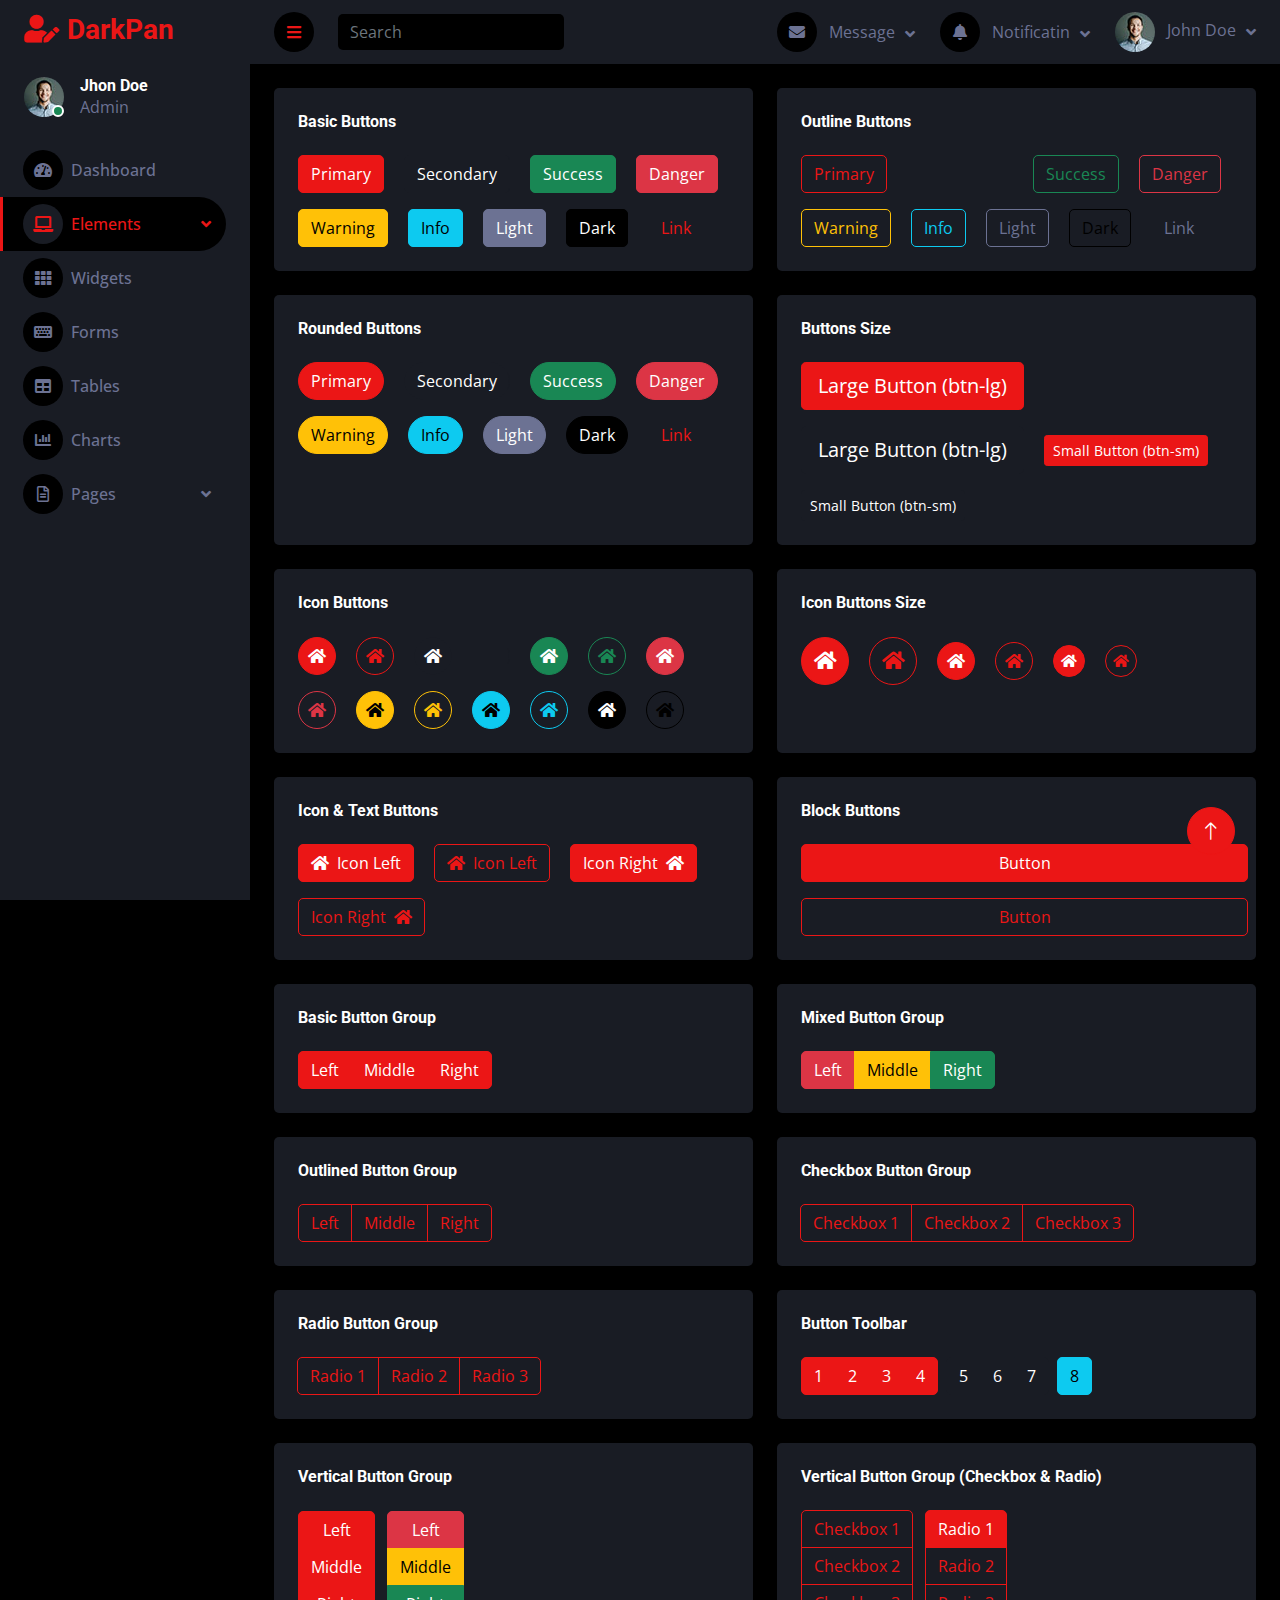
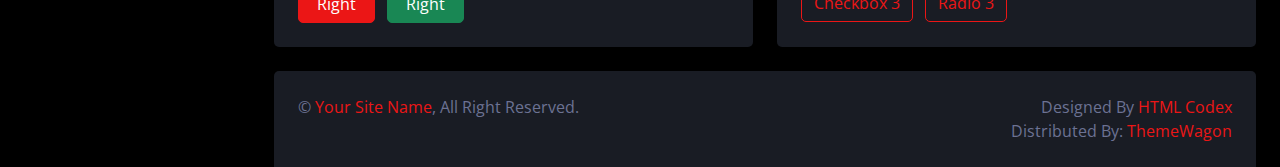
<file: darkpan-1.0.0/button.html>
<!DOCTYPE html>
<html lang="en">

<head>
    <meta charset="utf-8">
    <title>DarkPan - Bootstrap 5 Admin Template</title>
    <meta content="width=device-width, initial-scale=1.0" name="viewport">
    <meta content="" name="keywords">
    <meta content="" name="description">

    <!-- Favicon -->
    <link href="img/favicon.ico" rel="icon">

    <!-- Google Web Fonts -->
    <link rel="preconnect" href="https://fonts.googleapis.com">
    <link rel="preconnect" href="https://fonts.gstatic.com" crossorigin>
    <link href="https://fonts.googleapis.com/css2?family=Open+Sans:wght@400;600&family=Roboto:wght@500;700&display=swap" rel="stylesheet"> 
    
    <!-- Icon Font Stylesheet -->
    <link href="https://cdnjs.cloudflare.com/ajax/libs/font-awesome/5.10.0/css/all.min.css" rel="stylesheet">
    <link href="https://cdn.jsdelivr.net/npm/bootstrap-icons@1.4.1/font/bootstrap-icons.css" rel="stylesheet">

    <!-- Libraries Stylesheet -->
    <link href="lib/owlcarousel/assets/owl.carousel.min.css" rel="stylesheet">
    <link href="lib/tempusdominus/css/tempusdominus-bootstrap-4.min.css" rel="stylesheet" />

    <!-- Customized Bootstrap Stylesheet -->
    <link href="css/bootstrap.min.css" rel="stylesheet">

    <!-- Template Stylesheet -->
    <link href="css/style.css" rel="stylesheet">
</head>

<body>
    <div class="container-fluid position-relative d-flex p-0">
        <!-- Spinner Start -->
        <div id="spinner" class="show bg-dark position-fixed translate-middle w-100 vh-100 top-50 start-50 d-flex align-items-center justify-content-center">
            <div class="spinner-border text-primary" style="width: 3rem; height: 3rem;" role="status">
                <span class="sr-only">Loading...</span>
            </div>
        </div>
        <!-- Spinner End -->


        <!-- Sidebar Start -->
        <div class="sidebar pe-4 pb-3">
            <nav class="navbar bg-secondary navbar-dark">
                <a href="index.html" class="navbar-brand mx-4 mb-3">
                    <h3 class="text-primary"><i class="fa fa-user-edit me-2"></i>DarkPan</h3>
                </a>
                <div class="d-flex align-items-center ms-4 mb-4">
                    <div class="position-relative">
                        <img class="rounded-circle" src="img/user.jpg" alt="" style="width: 40px; height: 40px;">
                        <div class="bg-success rounded-circle border border-2 border-white position-absolute end-0 bottom-0 p-1"></div>
                    </div>
                    <div class="ms-3">
                        <h6 class="mb-0">Jhon Doe</h6>
                        <span>Admin</span>
                    </div>
                </div>
                <div class="navbar-nav w-100">
                    <a href="index.html" class="nav-item nav-link"><i class="fa fa-tachometer-alt me-2"></i>Dashboard</a>
                    <div class="nav-item dropdown">
                        <a href="#" class="nav-link dropdown-toggle active" data-bs-toggle="dropdown"><i class="fa fa-laptop me-2"></i>Elements</a>
                        <div class="dropdown-menu bg-transparent border-0">
                            <a href="button.html" class="dropdown-item active">Buttons</a>
                            <a href="typography.html" class="dropdown-item">Typography</a>
                            <a href="element.html" class="dropdown-item">Other Elements</a>
                        </div>
                    </div>
                    <a href="widget.html" class="nav-item nav-link"><i class="fa fa-th me-2"></i>Widgets</a>
                    <a href="form.html" class="nav-item nav-link"><i class="fa fa-keyboard me-2"></i>Forms</a>
                    <a href="table.html" class="nav-item nav-link"><i class="fa fa-table me-2"></i>Tables</a>
                    <a href="chart.html" class="nav-item nav-link"><i class="fa fa-chart-bar me-2"></i>Charts</a>
                    <div class="nav-item dropdown">
                        <a href="#" class="nav-link dropdown-toggle" data-bs-toggle="dropdown"><i class="far fa-file-alt me-2"></i>Pages</a>
                        <div class="dropdown-menu bg-transparent border-0">
                            <a href="signin.html" class="dropdown-item">Sign In</a>
                            <a href="signup.html" class="dropdown-item">Sign Up</a>
                            <a href="404.html" class="dropdown-item">404 Error</a>
                            <a href="blank.html" class="dropdown-item">Blank Page</a>
                        </div>
                    </div>
                </div>
            </nav>
        </div>
        <!-- Sidebar End -->


        <!-- Content Start -->
        <div class="content">
            <!-- Navbar Start -->
            <nav class="navbar navbar-expand bg-secondary navbar-dark sticky-top px-4 py-0">
                <a href="index.html" class="navbar-brand d-flex d-lg-none me-4">
                    <h2 class="text-primary mb-0"><i class="fa fa-user-edit"></i></h2>
                </a>
                <a href="#" class="sidebar-toggler flex-shrink-0">
                    <i class="fa fa-bars"></i>
                </a>
                <form class="d-none d-md-flex ms-4">
                    <input class="form-control bg-dark border-0" type="search" placeholder="Search">
                </form>
                <div class="navbar-nav align-items-center ms-auto">
                    <div class="nav-item dropdown">
                        <a href="#" class="nav-link dropdown-toggle" data-bs-toggle="dropdown">
                            <i class="fa fa-envelope me-lg-2"></i>
                            <span class="d-none d-lg-inline-flex">Message</span>
                        </a>
                        <div class="dropdown-menu dropdown-menu-end bg-secondary border-0 rounded-0 rounded-bottom m-0">
                            <a href="#" class="dropdown-item">
                                <div class="d-flex align-items-center">
                                    <img class="rounded-circle" src="img/user.jpg" alt="" style="width: 40px; height: 40px;">
                                    <div class="ms-2">
                                        <h6 class="fw-normal mb-0">Jhon send you a message</h6>
                                        <small>15 minutes ago</small>
                                    </div>
                                </div>
                            </a>
                            <hr class="dropdown-divider">
                            <a href="#" class="dropdown-item">
                                <div class="d-flex align-items-center">
                                    <img class="rounded-circle" src="img/user.jpg" alt="" style="width: 40px; height: 40px;">
                                    <div class="ms-2">
                                        <h6 class="fw-normal mb-0">Jhon send you a message</h6>
                                        <small>15 minutes ago</small>
                                    </div>
                                </div>
                            </a>
                            <hr class="dropdown-divider">
                            <a href="#" class="dropdown-item">
                                <div class="d-flex align-items-center">
                                    <img class="rounded-circle" src="img/user.jpg" alt="" style="width: 40px; height: 40px;">
                                    <div class="ms-2">
                                        <h6 class="fw-normal mb-0">Jhon send you a message</h6>
                                        <small>15 minutes ago</small>
                                    </div>
                                </div>
                            </a>
                            <hr class="dropdown-divider">
                            <a href="#" class="dropdown-item text-center">See all message</a>
                        </div>
                    </div>
                    <div class="nav-item dropdown">
                        <a href="#" class="nav-link dropdown-toggle" data-bs-toggle="dropdown">
                            <i class="fa fa-bell me-lg-2"></i>
                            <span class="d-none d-lg-inline-flex">Notificatin</span>
                        </a>
                        <div class="dropdown-menu dropdown-menu-end bg-secondary border-0 rounded-0 rounded-bottom m-0">
                            <a href="#" class="dropdown-item">
                                <h6 class="fw-normal mb-0">Profile updated</h6>
                                <small>15 minutes ago</small>
                            </a>
                            <hr class="dropdown-divider">
                            <a href="#" class="dropdown-item">
                                <h6 class="fw-normal mb-0">New user added</h6>
                                <small>15 minutes ago</small>
                            </a>
                            <hr class="dropdown-divider">
                            <a href="#" class="dropdown-item">
                                <h6 class="fw-normal mb-0">Password changed</h6>
                                <small>15 minutes ago</small>
                            </a>
                            <hr class="dropdown-divider">
                            <a href="#" class="dropdown-item text-center">See all notifications</a>
                        </div>
                    </div>
                    <div class="nav-item dropdown">
                        <a href="#" class="nav-link dropdown-toggle" data-bs-toggle="dropdown">
                            <img class="rounded-circle me-lg-2" src="img/user.jpg" alt="" style="width: 40px; height: 40px;">
                            <span class="d-none d-lg-inline-flex">John Doe</span>
                        </a>
                        <div class="dropdown-menu dropdown-menu-end bg-secondary border-0 rounded-0 rounded-bottom m-0">
                            <a href="#" class="dropdown-item">My Profile</a>
                            <a href="#" class="dropdown-item">Settings</a>
                            <a href="#" class="dropdown-item">Log Out</a>
                        </div>
                    </div>
                </div>
            </nav>
            <!-- Navbar End -->


            <!-- Button Start -->
            <div class="container-fluid pt-4 px-4">
                <div class="row g-4">
                    <div class="col-sm-12 col-xl-6">
                        <div class="bg-secondary rounded h-100 p-4">
                            <h6 class="mb-4">Basic Buttons</h6>
                            <div class="m-n2">
                                <button type="button" class="btn btn-primary m-2">Primary</button>
                                <button type="button" class="btn btn-secondary m-2">Secondary</button>
                                <button type="button" class="btn btn-success m-2">Success</button>
                                <button type="button" class="btn btn-danger m-2">Danger</button>
                                <button type="button" class="btn btn-warning m-2">Warning</button>
                                <button type="button" class="btn btn-info m-2">Info</button>
                                <button type="button" class="btn btn-light m-2">Light</button>
                                <button type="button" class="btn btn-dark m-2">Dark</button>
                                <button type="button" class="btn btn-link m-2">Link</button>
                            </div>
                        </div>
                    </div>
                    <div class="col-sm-12 col-xl-6">
                        <div class="bg-secondary rounded h-100 p-4">
                            <h6 class="mb-4">Outline Buttons</h6>
                            <div class="m-n2">
                                <button type="button" class="btn btn-outline-primary m-2">Primary</button>
                                <button type="button" class="btn btn-outline-secondary m-2">Secondary</button>
                                <button type="button" class="btn btn-outline-success m-2">Success</button>
                                <button type="button" class="btn btn-outline-danger m-2">Danger</button>
                                <button type="button" class="btn btn-outline-warning m-2">Warning</button>
                                <button type="button" class="btn btn-outline-info m-2">Info</button>
                                <button type="button" class="btn btn-outline-light m-2">Light</button>
                                <button type="button" class="btn btn-outline-dark m-2">Dark</button>
                                <button type="button" class="btn btn-outline-link m-2">Link</button>
                            </div>
                        </div>
                    </div>
                    <div class="col-sm-12 col-xl-6">
                        <div class="bg-secondary rounded h-100 p-4">
                            <h6 class="mb-4">Rounded Buttons</h6>
                            <div class="m-n2">
                                <button type="button" class="btn btn-primary rounded-pill m-2">Primary</button>
                                <button type="button" class="btn btn-secondary rounded-pill m-2">Secondary</button>
                                <button type="button" class="btn btn-success rounded-pill m-2">Success</button>
                                <button type="button" class="btn btn-danger rounded-pill m-2">Danger</button>
                                <button type="button" class="btn btn-warning rounded-pill m-2">Warning</button>
                                <button type="button" class="btn btn-info rounded-pill m-2">Info</button>
                                <button type="button" class="btn btn-light rounded-pill m-2">Light</button>
                                <button type="button" class="btn btn-dark rounded-pill m-2">Dark</button>
                                <button type="button" class="btn btn-link rounded-pill m-2">Link</button>
                            </div>
                        </div>
                    </div>
                    <div class="col-sm-12 col-xl-6">
                        <div class="bg-secondary rounded h-100 p-4">
                            <h6 class="mb-4">Buttons Size</h6>
                            <div class="m-n2">
                                <button type="button" class="btn btn-lg btn-primary m-2">Large Button (btn-lg)</button>
                                <button type="button" class="btn btn-lg btn-secondary m-2">Large Button (btn-lg)</button>
                                <button type="button" class="btn btn-sm btn-primary m-2">Small Button (btn-sm)</button>
                                <button type="button" class="btn btn-sm btn-secondary m-2">Small Button (btn-sm)</button>
                            </div>
                        </div>
                    </div>
                    <div class="col-sm-12 col-xl-6">
                        <div class="bg-secondary rounded h-100 p-4">
                            <h6 class="mb-4">Icon Buttons</h6>
                            <div class="m-n2">
                                <button type="button" class="btn btn-square btn-primary m-2"><i class="fa fa-home"></i></button>
                                <button type="button" class="btn btn-square btn-outline-primary m-2"><i class="fa fa-home"></i></button>
                                <button type="button" class="btn btn-square btn-secondary m-2"><i class="fa fa-home"></i></button>
                                <button type="button" class="btn btn-square btn-outline-secondary m-2"><i class="fa fa-home"></i></button>
                                <button type="button" class="btn btn-square btn-success m-2"><i class="fa fa-home"></i></button>
                                <button type="button" class="btn btn-square btn-outline-success m-2"><i class="fa fa-home"></i></button>
                                <button type="button" class="btn btn-square btn-danger m-2"><i class="fa fa-home"></i></button>
                                <button type="button" class="btn btn-square btn-outline-danger m-2"><i class="fa fa-home"></i></button>
                                <button type="button" class="btn btn-square btn-warning m-2"><i class="fa fa-home"></i></button>
                                <button type="button" class="btn btn-square btn-outline-warning m-2"><i class="fa fa-home"></i></button>
                                <button type="button" class="btn btn-square btn-info m-2"><i class="fa fa-home"></i></button>
                                <button type="button" class="btn btn-square btn-outline-info m-2"><i class="fa fa-home"></i></button>
                                <button type="button" class="btn btn-square btn-dark m-2"><i class="fa fa-home"></i></button>
                                <button type="button" class="btn btn-square btn-outline-dark m-2"><i class="fa fa-home"></i></button>
                            </div>
                        </div>
                    </div>
                    <div class="col-sm-12 col-xl-6">
                        <div class="bg-secondary rounded h-100 p-4">
                            <h6 class="mb-4">Icon Buttons Size</h6>
                            <div class="m-n2">
                                <button type="button" class="btn btn-lg btn-lg-square btn-primary m-2"><i class="fa fa-home"></i></button>
                                <button type="button" class="btn btn-lg btn-lg-square btn-outline-primary m-2"><i class="fa fa-home"></i></button>
                                <button type="button" class="btn btn-square btn-primary m-2"><i class="fa fa-home"></i></button>
                                <button type="button" class="btn btn-square btn-outline-primary m-2"><i class="fa fa-home"></i></button>
                                <button type="button" class="btn btn-sm btn-sm-square btn-primary m-2"><i class="fa fa-home"></i></button>
                                <button type="button" class="btn btn-sm btn-sm-square btn-outline-primary m-2"><i class="fa fa-home"></i></button>
                            </div>
                        </div>
                    </div>
                    <div class="col-sm-12 col-xl-6">
                        <div class="bg-secondary rounded h-100 p-4">
                            <h6 class="mb-4">Icon & Text Buttons</h6>
                            <div class="m-n2">
                                <button type="button" class="btn btn-primary m-2"><i class="fa fa-home me-2"></i>Icon Left</button>
                                <button type="button" class="btn btn-outline-primary m-2"><i class="fa fa-home me-2"></i>Icon Left</button>
                                <button type="button" class="btn btn-primary m-2">Icon Right<i class="fa fa-home ms-2"></i></button>
                                <button type="button" class="btn btn-outline-primary m-2">Icon Right<i class="fa fa-home ms-2"></i></button>
                            </div>
                        </div>
                    </div>
                    <div class="col-sm-12 col-xl-6">
                        <div class="bg-secondary rounded h-100 p-4">
                            <h6 class="mb-4">Block Buttons</h6>
                            <div class="m-n2">
                                <button class="btn btn-primary w-100 m-2" type="button">Button</button>
                                <button class="btn btn-outline-primary w-100 m-2" type="button">Button</button>
                            </div>
                        </div>
                    </div>
                    <div class="col-sm-12 col-xl-6">
                        <div class="bg-secondary rounded h-100 p-4">
                            <h6 class="mb-4">Basic Button Group</h6>
                            <div class="btn-group" role="group">
                                <button type="button" class="btn btn-primary">Left</button>
                                <button type="button" class="btn btn-primary">Middle</button>
                                <button type="button" class="btn btn-primary">Right</button>
                            </div>
                        </div>
                    </div>
                    <div class="col-sm-12 col-xl-6">
                        <div class="bg-secondary rounded h-100 p-4">
                            <h6 class="mb-4">Mixed Button Group</h6>
                            <div class="btn-group" role="group">
                                <button type="button" class="btn btn-danger">Left</button>
                                <button type="button" class="btn btn-warning">Middle</button>
                                <button type="button" class="btn btn-success">Right</button>
                            </div>
                        </div>
                    </div>
                    <div class="col-sm-12 col-xl-6">
                        <div class="bg-secondary rounded h-100 p-4">
                            <h6 class="mb-4">Outlined Button Group</h6>
                            <div class="btn-group" role="group">
                                <button type="button" class="btn btn-outline-primary">Left</button>
                                <button type="button" class="btn btn-outline-primary">Middle</button>
                                <button type="button" class="btn btn-outline-primary">Right</button>
                            </div>
                        </div>
                    </div>
                    <div class="col-sm-12 col-xl-6">
                        <div class="bg-secondary rounded h-100 p-4">
                            <h6 class="mb-4">Checkbox Button Group</h6>
                            <div class="btn-group" role="group">
                                <input type="checkbox" class="btn-check" id="btncheck1" autocomplete="off">
                                <label class="btn btn-outline-primary" for="btncheck1">Checkbox 1</label>

                                <input type="checkbox" class="btn-check" id="btncheck2" autocomplete="off">
                                <label class="btn btn-outline-primary" for="btncheck2">Checkbox 2</label>

                                <input type="checkbox" class="btn-check" id="btncheck3" autocomplete="off">
                                <label class="btn btn-outline-primary" for="btncheck3">Checkbox 3</label>
                            </div>
                        </div>
                    </div>
                    <div class="col-sm-12 col-xl-6">
                        <div class="bg-secondary rounded h-100 p-4">
                            <h6 class="mb-4">Radio Button Group</h6>
                            <div class="btn-group" role="group">
                                <input type="radio" class="btn-check" name="btnradio" id="btnradio1" autocomplete="off"
                                    checked>
                                <label class="btn btn-outline-primary" for="btnradio1">Radio 1</label>

                                <input type="radio" class="btn-check" name="btnradio" id="btnradio2" autocomplete="off">
                                <label class="btn btn-outline-primary" for="btnradio2">Radio 2</label>

                                <input type="radio" class="btn-check" name="btnradio" id="btnradio3" autocomplete="off">
                                <label class="btn btn-outline-primary" for="btnradio3">Radio 3</label>
                            </div>
                        </div>
                    </div>
                    <div class="col-sm-12 col-xl-6">
                        <div class="bg-secondary rounded h-100 p-4">
                            <h6 class="mb-4">Button Toolbar</h6>
                            <div class="btn-toolbar" role="toolbar">
                                <div class="btn-group me-2" role="group" aria-label="First group">
                                    <button type="button" class="btn btn-primary">1</button>
                                    <button type="button" class="btn btn-primary">2</button>
                                    <button type="button" class="btn btn-primary">3</button>
                                    <button type="button" class="btn btn-primary">4</button>
                                </div>
                                <div class="btn-group me-2" role="group" aria-label="Second group">
                                    <button type="button" class="btn btn-secondary">5</button>
                                    <button type="button" class="btn btn-secondary">6</button>
                                    <button type="button" class="btn btn-secondary">7</button>
                                </div>
                                <div class="btn-group" role="group" aria-label="Third group">
                                    <button type="button" class="btn btn-info">8</button>
                                </div>
                            </div>
                        </div>
                    </div>
                    <div class="col-sm-12 col-xl-6">
                        <div class="bg-secondary rounded h-100 p-4">
                            <h6 class="mb-4">Vertical Button Group</h6>
                            <div class="btn-group-vertical me-2" role="group">
                                <button type="button" class="btn btn-primary">Left</button>
                                <button type="button" class="btn btn-primary">Middle</button>
                                <button type="button" class="btn btn-primary">Right</button>
                            </div>
                            <div class="btn-group-vertical" role="group">
                                <button type="button" class="btn btn-danger">Left</button>
                                <button type="button" class="btn btn-warning">Middle</button>
                                <button type="button" class="btn btn-success">Right</button>
                            </div>
                        </div>
                    </div>
                    <div class="col-sm-12 col-xl-6">
                        <div class="bg-secondary rounded h-100 p-4">
                            <h6 class="mb-4">Vertical Button Group (Checkbox & Radio)</h6>
                            <div class="btn-group-vertical me-2" role="group">
                                <input type="checkbox" class="btn-check" id="btncheck1" autocomplete="off">
                                <label class="btn btn-outline-primary" for="btncheck1">Checkbox 1</label>

                                <input type="checkbox" class="btn-check" id="btncheck2" autocomplete="off">
                                <label class="btn btn-outline-primary" for="btncheck2">Checkbox 2</label>

                                <input type="checkbox" class="btn-check" id="btncheck3" autocomplete="off">
                                <label class="btn btn-outline-primary" for="btncheck3">Checkbox 3</label>
                            </div>
                            <div class="btn-group-vertical" role="group">
                                <input type="radio" class="btn-check" name="btnradio" id="btnradio1" autocomplete="off"
                                    checked>
                                <label class="btn btn-outline-primary" for="btnradio1">Radio 1</label>

                                <input type="radio" class="btn-check" name="btnradio" id="btnradio2" autocomplete="off">
                                <label class="btn btn-outline-primary" for="btnradio2">Radio 2</label>

                                <input type="radio" class="btn-check" name="btnradio" id="btnradio3" autocomplete="off">
                                <label class="btn btn-outline-primary" for="btnradio3">Radio 3</label>
                            </div>
                        </div>
                    </div>
                </div>
            </div>
            <!-- Button End -->


            <!-- Footer Start -->
            <div class="container-fluid pt-4 px-4">
                <div class="bg-secondary rounded-top p-4">
                    <div class="row">
                        <div class="col-12 col-sm-6 text-center text-sm-start">
                            &copy; <a href="#">Your Site Name</a>, All Right Reserved. 
                        </div>
                        <div class="col-12 col-sm-6 text-center text-sm-end">
                            <!--/*** This template is free as long as you keep the footer author’s credit link/attribution link/backlink. If you'd like to use the template without the footer author’s credit link/attribution link/backlink, you can purchase the Credit Removal License from "https://htmlcodex.com/credit-removal". Thank you for your support. ***/-->
                            Designed By <a href="https://htmlcodex.com">HTML Codex</a>
                            <br>Distributed By: <a href="https://themewagon.com" target="_blank">ThemeWagon</a>
                        </div>
                    </div>
                </div>
            </div>
            <!-- Footer End -->
        </div>
        <!-- Content End -->


        <!-- Back to Top -->
        <a href="#" class="btn btn-lg btn-primary btn-lg-square back-to-top"><i class="bi bi-arrow-up"></i></a>
    </div>

    <!-- JavaScript Libraries -->
    <script src="https://code.jquery.com/jquery-3.4.1.min.js"></script>
    <script src="https://cdn.jsdelivr.net/npm/bootstrap@5.0.0/dist/js/bootstrap.bundle.min.js"></script>
    <script src="lib/chart/chart.min.js"></script>
    <script src="lib/easing/easing.min.js"></script>
    <script src="lib/waypoints/waypoints.min.js"></script>
    <script src="lib/owlcarousel/owl.carousel.min.js"></script>
    <script src="lib/tempusdominus/js/moment.min.js"></script>
    <script src="lib/tempusdominus/js/moment-timezone.min.js"></script>
    <script src="lib/tempusdominus/js/tempusdominus-bootstrap-4.min.js"></script>

    <!-- Template Javascript -->
    <script src="js/main.js"></script>
</body>

</html>
</file>
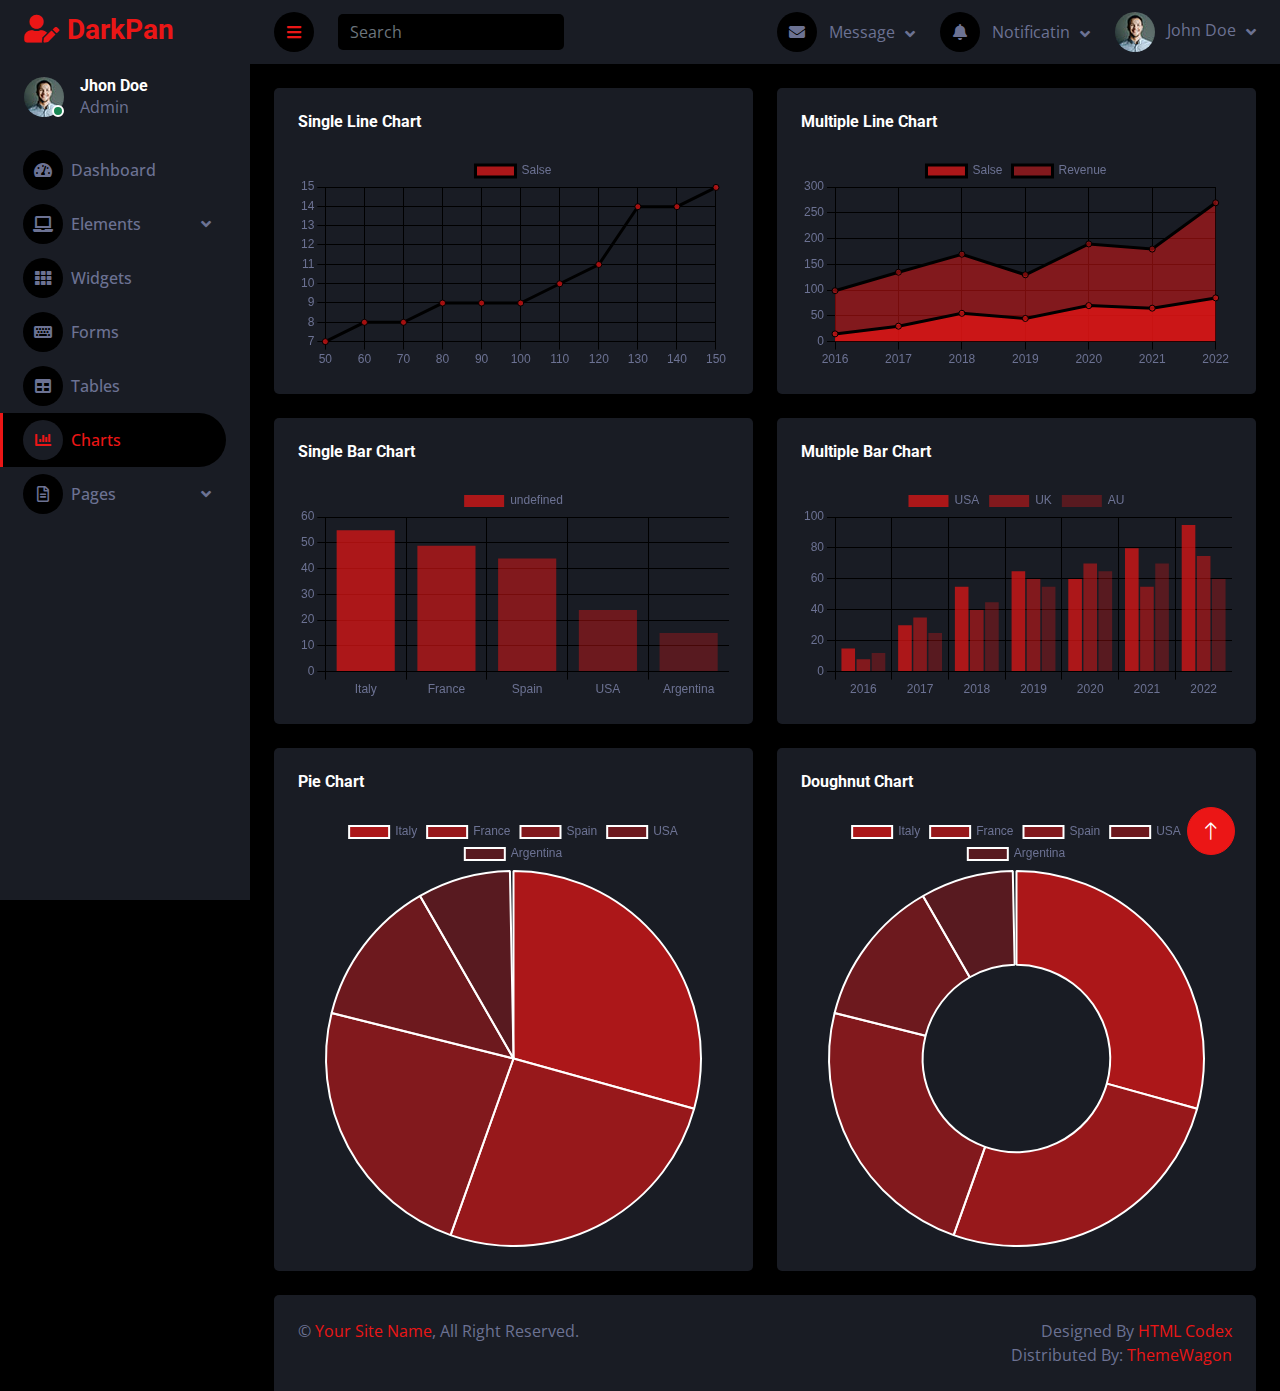
<file: darkpan-1.0.0/chart.html>
<!DOCTYPE html>
<html lang="en">

<head>
    <meta charset="utf-8">
    <title>DarkPan - Bootstrap 5 Admin Template</title>
    <meta content="width=device-width, initial-scale=1.0" name="viewport">
    <meta content="" name="keywords">
    <meta content="" name="description">

    <!-- Favicon -->
    <link href="img/favicon.ico" rel="icon">

    <!-- Google Web Fonts -->
    <link rel="preconnect" href="https://fonts.googleapis.com">
    <link rel="preconnect" href="https://fonts.gstatic.com" crossorigin>
    <link href="https://fonts.googleapis.com/css2?family=Open+Sans:wght@400;600&family=Roboto:wght@500;700&display=swap" rel="stylesheet"> 
    
    <!-- Icon Font Stylesheet -->
    <link href="https://cdnjs.cloudflare.com/ajax/libs/font-awesome/5.10.0/css/all.min.css" rel="stylesheet">
    <link href="https://cdn.jsdelivr.net/npm/bootstrap-icons@1.4.1/font/bootstrap-icons.css" rel="stylesheet">

    <!-- Libraries Stylesheet -->
    <link href="lib/owlcarousel/assets/owl.carousel.min.css" rel="stylesheet">
    <link href="lib/tempusdominus/css/tempusdominus-bootstrap-4.min.css" rel="stylesheet" />

    <!-- Customized Bootstrap Stylesheet -->
    <link href="css/bootstrap.min.css" rel="stylesheet">

    <!-- Template Stylesheet -->
    <link href="css/style.css" rel="stylesheet">
</head>

<body>
    <div class="container-fluid position-relative d-flex p-0">
        <!-- Spinner Start -->
        <div id="spinner" class="show bg-dark position-fixed translate-middle w-100 vh-100 top-50 start-50 d-flex align-items-center justify-content-center">
            <div class="spinner-border text-primary" style="width: 3rem; height: 3rem;" role="status">
                <span class="sr-only">Loading...</span>
            </div>
        </div>
        <!-- Spinner End -->


        <!-- Sidebar Start -->
        <div class="sidebar pe-4 pb-3">
            <nav class="navbar bg-secondary navbar-dark">
                <a href="index.html" class="navbar-brand mx-4 mb-3">
                    <h3 class="text-primary"><i class="fa fa-user-edit me-2"></i>DarkPan</h3>
                </a>
                <div class="d-flex align-items-center ms-4 mb-4">
                    <div class="position-relative">
                        <img class="rounded-circle" src="img/user.jpg" alt="" style="width: 40px; height: 40px;">
                        <div class="bg-success rounded-circle border border-2 border-white position-absolute end-0 bottom-0 p-1"></div>
                    </div>
                    <div class="ms-3">
                        <h6 class="mb-0">Jhon Doe</h6>
                        <span>Admin</span>
                    </div>
                </div>
                <div class="navbar-nav w-100">
                    <a href="index.html" class="nav-item nav-link"><i class="fa fa-tachometer-alt me-2"></i>Dashboard</a>
                    <div class="nav-item dropdown">
                        <a href="#" class="nav-link dropdown-toggle" data-bs-toggle="dropdown"><i class="fa fa-laptop me-2"></i>Elements</a>
                        <div class="dropdown-menu bg-transparent border-0">
                            <a href="button.html" class="dropdown-item">Buttons</a>
                            <a href="typography.html" class="dropdown-item">Typography</a>
                            <a href="element.html" class="dropdown-item">Other Elements</a>
                        </div>
                    </div>
                    <a href="widget.html" class="nav-item nav-link"><i class="fa fa-th me-2"></i>Widgets</a>
                    <a href="form.html" class="nav-item nav-link"><i class="fa fa-keyboard me-2"></i>Forms</a>
                    <a href="table.html" class="nav-item nav-link"><i class="fa fa-table me-2"></i>Tables</a>
                    <a href="chart.html" class="nav-item nav-link active"><i class="fa fa-chart-bar me-2"></i>Charts</a>
                    <div class="nav-item dropdown">
                        <a href="#" class="nav-link dropdown-toggle" data-bs-toggle="dropdown"><i class="far fa-file-alt me-2"></i>Pages</a>
                        <div class="dropdown-menu bg-transparent border-0">
                            <a href="signin.html" class="dropdown-item">Sign In</a>
                            <a href="signup.html" class="dropdown-item">Sign Up</a>
                            <a href="404.html" class="dropdown-item">404 Error</a>
                            <a href="blank.html" class="dropdown-item">Blank Page</a>
                        </div>
                    </div>
                </div>
            </nav>
        </div>
        <!-- Sidebar End -->


        <!-- Content Start -->
        <div class="content">
            <!-- Navbar Start -->
            <nav class="navbar navbar-expand bg-secondary navbar-dark sticky-top px-4 py-0">
                <a href="index.html" class="navbar-brand d-flex d-lg-none me-4">
                    <h2 class="text-primary mb-0"><i class="fa fa-user-edit"></i></h2>
                </a>
                <a href="#" class="sidebar-toggler flex-shrink-0">
                    <i class="fa fa-bars"></i>
                </a>
                <form class="d-none d-md-flex ms-4">
                    <input class="form-control bg-dark border-0" type="search" placeholder="Search">
                </form>
                <div class="navbar-nav align-items-center ms-auto">
                    <div class="nav-item dropdown">
                        <a href="#" class="nav-link dropdown-toggle" data-bs-toggle="dropdown">
                            <i class="fa fa-envelope me-lg-2"></i>
                            <span class="d-none d-lg-inline-flex">Message</span>
                        </a>
                        <div class="dropdown-menu dropdown-menu-end bg-secondary border-0 rounded-0 rounded-bottom m-0">
                            <a href="#" class="dropdown-item">
                                <div class="d-flex align-items-center">
                                    <img class="rounded-circle" src="img/user.jpg" alt="" style="width: 40px; height: 40px;">
                                    <div class="ms-2">
                                        <h6 class="fw-normal mb-0">Jhon send you a message</h6>
                                        <small>15 minutes ago</small>
                                    </div>
                                </div>
                            </a>
                            <hr class="dropdown-divider">
                            <a href="#" class="dropdown-item">
                                <div class="d-flex align-items-center">
                                    <img class="rounded-circle" src="img/user.jpg" alt="" style="width: 40px; height: 40px;">
                                    <div class="ms-2">
                                        <h6 class="fw-normal mb-0">Jhon send you a message</h6>
                                        <small>15 minutes ago</small>
                                    </div>
                                </div>
                            </a>
                            <hr class="dropdown-divider">
                            <a href="#" class="dropdown-item">
                                <div class="d-flex align-items-center">
                                    <img class="rounded-circle" src="img/user.jpg" alt="" style="width: 40px; height: 40px;">
                                    <div class="ms-2">
                                        <h6 class="fw-normal mb-0">Jhon send you a message</h6>
                                        <small>15 minutes ago</small>
                                    </div>
                                </div>
                            </a>
                            <hr class="dropdown-divider">
                            <a href="#" class="dropdown-item text-center">See all message</a>
                        </div>
                    </div>
                    <div class="nav-item dropdown">
                        <a href="#" class="nav-link dropdown-toggle" data-bs-toggle="dropdown">
                            <i class="fa fa-bell me-lg-2"></i>
                            <span class="d-none d-lg-inline-flex">Notificatin</span>
                        </a>
                        <div class="dropdown-menu dropdown-menu-end bg-secondary border-0 rounded-0 rounded-bottom m-0">
                            <a href="#" class="dropdown-item">
                                <h6 class="fw-normal mb-0">Profile updated</h6>
                                <small>15 minutes ago</small>
                            </a>
                            <hr class="dropdown-divider">
                            <a href="#" class="dropdown-item">
                                <h6 class="fw-normal mb-0">New user added</h6>
                                <small>15 minutes ago</small>
                            </a>
                            <hr class="dropdown-divider">
                            <a href="#" class="dropdown-item">
                                <h6 class="fw-normal mb-0">Password changed</h6>
                                <small>15 minutes ago</small>
                            </a>
                            <hr class="dropdown-divider">
                            <a href="#" class="dropdown-item text-center">See all notifications</a>
                        </div>
                    </div>
                    <div class="nav-item dropdown">
                        <a href="#" class="nav-link dropdown-toggle" data-bs-toggle="dropdown">
                            <img class="rounded-circle me-lg-2" src="img/user.jpg" alt="" style="width: 40px; height: 40px;">
                            <span class="d-none d-lg-inline-flex">John Doe</span>
                        </a>
                        <div class="dropdown-menu dropdown-menu-end bg-secondary border-0 rounded-0 rounded-bottom m-0">
                            <a href="#" class="dropdown-item">My Profile</a>
                            <a href="#" class="dropdown-item">Settings</a>
                            <a href="#" class="dropdown-item">Log Out</a>
                        </div>
                    </div>
                </div>
            </nav>
            <!-- Navbar End -->


            <!-- Chart Start -->
            <div class="container-fluid pt-4 px-4">
                <div class="row g-4">
                    <div class="col-sm-12 col-xl-6">
                        <div class="bg-secondary rounded h-100 p-4">
                            <h6 class="mb-4">Single Line Chart</h6>
                            <canvas id="line-chart"></canvas>
                        </div>
                    </div>
                    <div class="col-sm-12 col-xl-6">
                        <div class="bg-secondary rounded h-100 p-4">
                            <h6 class="mb-4">Multiple Line Chart</h6>
                            <canvas id="salse-revenue"></canvas>
                        </div>
                    </div>
                    <div class="col-sm-12 col-xl-6">
                        <div class="bg-secondary rounded h-100 p-4">
                            <h6 class="mb-4">Single Bar Chart</h6>
                            <canvas id="bar-chart"></canvas>
                        </div>
                    </div>
                    <div class="col-sm-12 col-xl-6">
                        <div class="bg-secondary rounded h-100 p-4">
                            <h6 class="mb-4">Multiple Bar Chart</h6>
                            <canvas id="worldwide-sales"></canvas>
                        </div>
                    </div>
                    <div class="col-sm-12 col-xl-6">
                        <div class="bg-secondary rounded h-100 p-4">
                            <h6 class="mb-4">Pie Chart</h6>
                            <canvas id="pie-chart"></canvas>
                        </div>
                    </div>
                    <div class="col-sm-12 col-xl-6">
                        <div class="bg-secondary rounded h-100 p-4">
                            <h6 class="mb-4">Doughnut Chart</h6>
                            <canvas id="doughnut-chart"></canvas>
                        </div>
                    </div>
                </div>
            </div>
            <!-- Chart End -->


            <!-- Footer Start -->
            <div class="container-fluid pt-4 px-4">
                <div class="bg-secondary rounded-top p-4">
                    <div class="row">
                        <div class="col-12 col-sm-6 text-center text-sm-start">
                            &copy; <a href="#">Your Site Name</a>, All Right Reserved. 
                        </div>
                        <div class="col-12 col-sm-6 text-center text-sm-end">
                            <!--/*** This template is free as long as you keep the footer author’s credit link/attribution link/backlink. If you'd like to use the template without the footer author’s credit link/attribution link/backlink, you can purchase the Credit Removal License from "https://htmlcodex.com/credit-removal". Thank you for your support. ***/-->
                            Designed By <a href="https://htmlcodex.com">HTML Codex</a>
                            <br>Distributed By: <a href="https://themewagon.com" target="_blank">ThemeWagon</a>
                        </div>
                    </div>
                </div>
            </div>
            <!-- Footer End -->
        </div>
        <!-- Content End -->


        <!-- Back to Top -->
        <a href="#" class="btn btn-lg btn-primary btn-lg-square back-to-top"><i class="bi bi-arrow-up"></i></a>
    </div>

    <!-- JavaScript Libraries -->
    <script src="https://code.jquery.com/jquery-3.4.1.min.js"></script>
    <script src="https://cdn.jsdelivr.net/npm/bootstrap@5.0.0/dist/js/bootstrap.bundle.min.js"></script>
    <script src="lib/chart/chart.min.js"></script>
    <script src="lib/easing/easing.min.js"></script>
    <script src="lib/waypoints/waypoints.min.js"></script>
    <script src="lib/owlcarousel/owl.carousel.min.js"></script>
    <script src="lib/tempusdominus/js/moment.min.js"></script>
    <script src="lib/tempusdominus/js/moment-timezone.min.js"></script>
    <script src="lib/tempusdominus/js/tempusdominus-bootstrap-4.min.js"></script>

    <!-- Template Javascript -->
    <script src="js/main.js"></script>
</body>

</html>
</file>
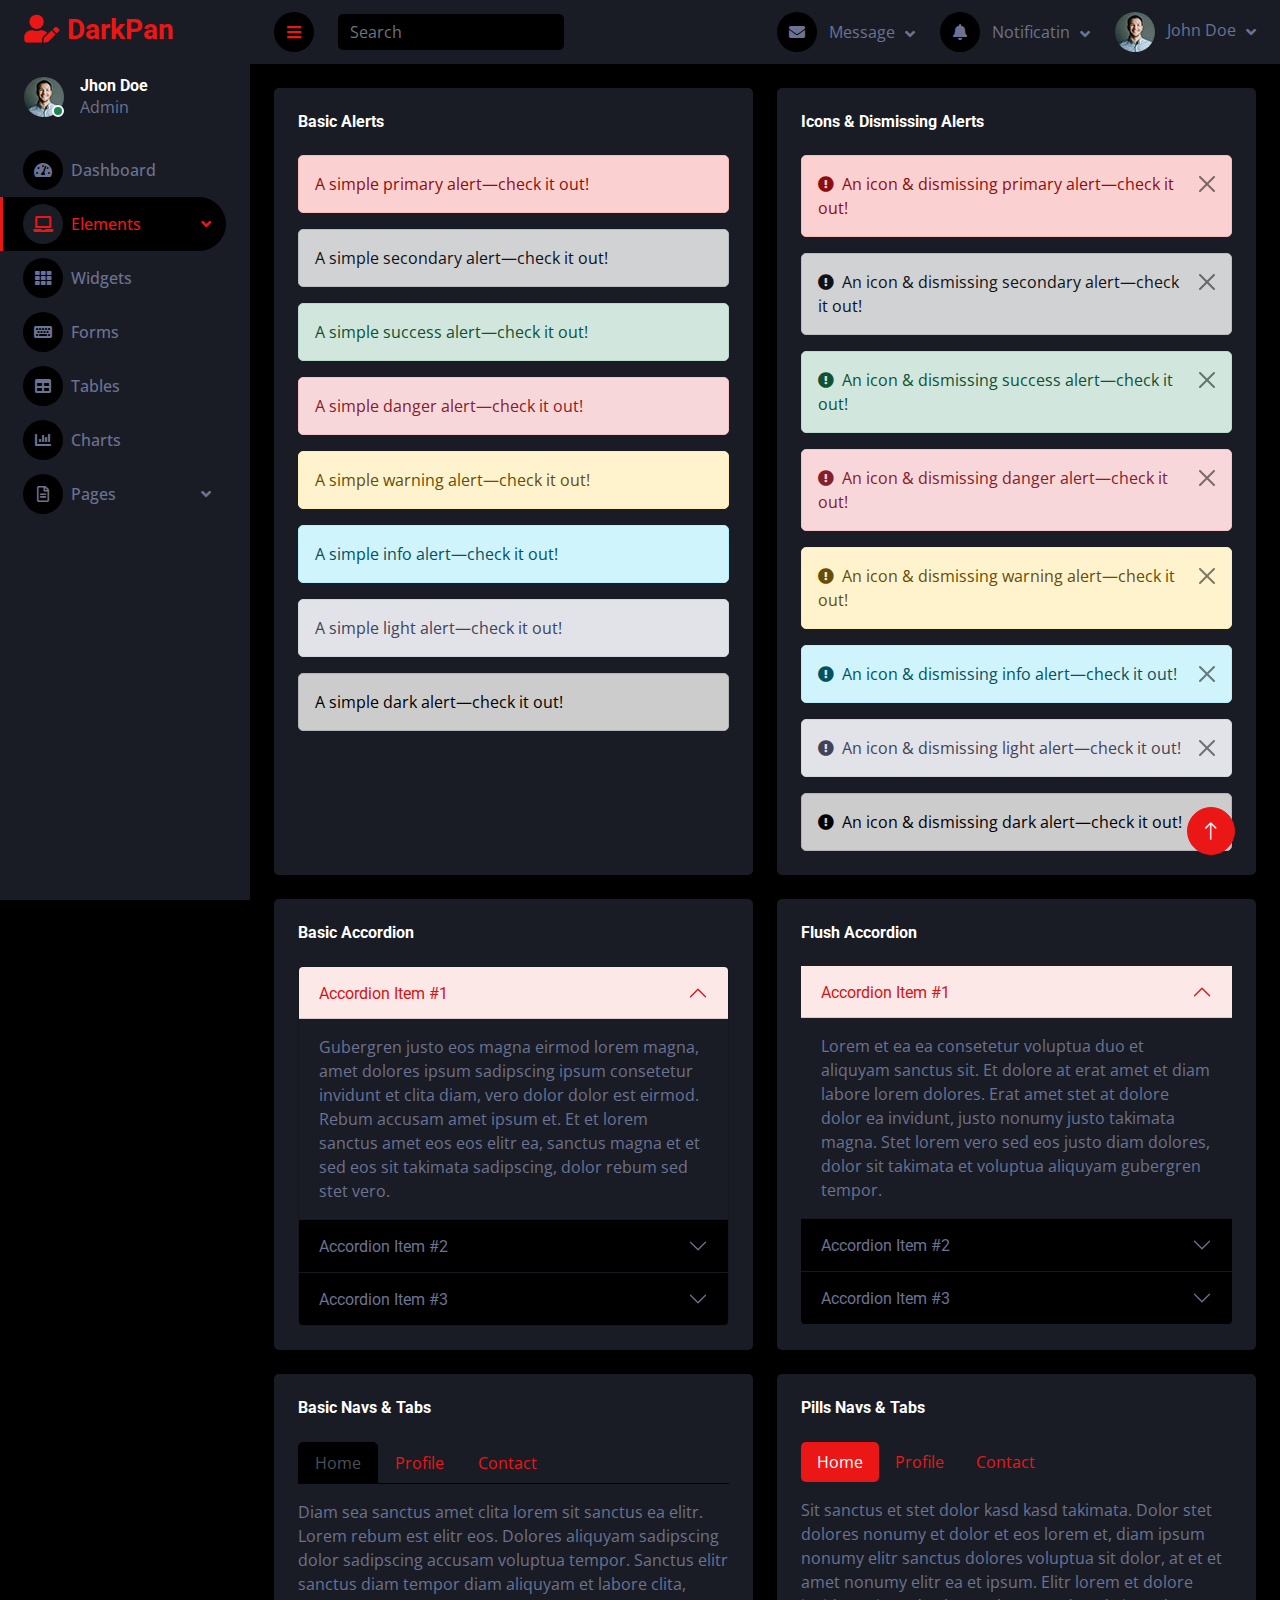
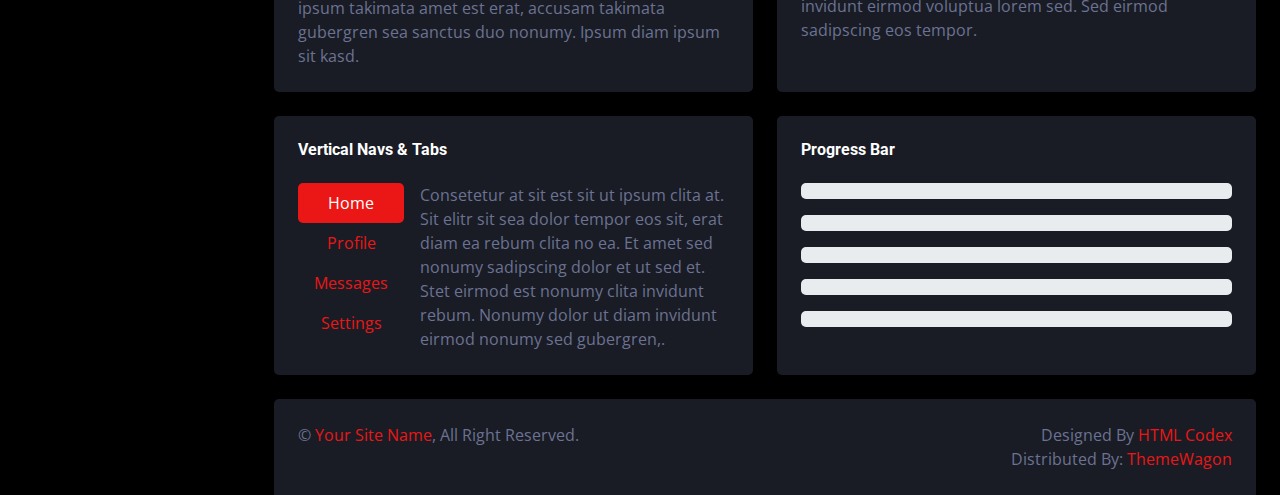
<file: darkpan-1.0.0/element.html>
<!DOCTYPE html>
<html lang="en">

<head>
    <meta charset="utf-8">
    <title>DarkPan - Bootstrap 5 Admin Template</title>
    <meta content="width=device-width, initial-scale=1.0" name="viewport">
    <meta content="" name="keywords">
    <meta content="" name="description">

    <!-- Favicon -->
    <link href="img/favicon.ico" rel="icon">

    <!-- Google Web Fonts -->
    <link rel="preconnect" href="https://fonts.googleapis.com">
    <link rel="preconnect" href="https://fonts.gstatic.com" crossorigin>
    <link href="https://fonts.googleapis.com/css2?family=Open+Sans:wght@400;600&family=Roboto:wght@500;700&display=swap" rel="stylesheet"> 
    
    <!-- Icon Font Stylesheet -->
    <link href="https://cdnjs.cloudflare.com/ajax/libs/font-awesome/5.10.0/css/all.min.css" rel="stylesheet">
    <link href="https://cdn.jsdelivr.net/npm/bootstrap-icons@1.4.1/font/bootstrap-icons.css" rel="stylesheet">

    <!-- Libraries Stylesheet -->
    <link href="lib/owlcarousel/assets/owl.carousel.min.css" rel="stylesheet">
    <link href="lib/tempusdominus/css/tempusdominus-bootstrap-4.min.css" rel="stylesheet" />

    <!-- Customized Bootstrap Stylesheet -->
    <link href="css/bootstrap.min.css" rel="stylesheet">

    <!-- Template Stylesheet -->
    <link href="css/style.css" rel="stylesheet">
</head>

<body>
    <div class="container-fluid position-relative d-flex p-0">
        <!-- Spinner Start -->
        <div id="spinner" class="show bg-dark position-fixed translate-middle w-100 vh-100 top-50 start-50 d-flex align-items-center justify-content-center">
            <div class="spinner-border text-primary" style="width: 3rem; height: 3rem;" role="status">
                <span class="sr-only">Loading...</span>
            </div>
        </div>
        <!-- Spinner End -->


        <!-- Sidebar Start -->
        <div class="sidebar pe-4 pb-3">
            <nav class="navbar bg-secondary navbar-dark">
                <a href="index.html" class="navbar-brand mx-4 mb-3">
                    <h3 class="text-primary"><i class="fa fa-user-edit me-2"></i>DarkPan</h3>
                </a>
                <div class="d-flex align-items-center ms-4 mb-4">
                    <div class="position-relative">
                        <img class="rounded-circle" src="img/user.jpg" alt="" style="width: 40px; height: 40px;">
                        <div class="bg-success rounded-circle border border-2 border-white position-absolute end-0 bottom-0 p-1"></div>
                    </div>
                    <div class="ms-3">
                        <h6 class="mb-0">Jhon Doe</h6>
                        <span>Admin</span>
                    </div>
                </div>
                <div class="navbar-nav w-100">
                    <a href="index.html" class="nav-item nav-link"><i class="fa fa-tachometer-alt me-2"></i>Dashboard</a>
                    <div class="nav-item dropdown">
                        <a href="#" class="nav-link dropdown-toggle active" data-bs-toggle="dropdown"><i class="fa fa-laptop me-2"></i>Elements</a>
                        <div class="dropdown-menu bg-transparent border-0">
                            <a href="button.html" class="dropdown-item">Buttons</a>
                            <a href="typography.html" class="dropdown-item">Typography</a>
                            <a href="element.html" class="dropdown-item active">Other Elements</a>
                        </div>
                    </div>
                    <a href="widget.html" class="nav-item nav-link"><i class="fa fa-th me-2"></i>Widgets</a>
                    <a href="form.html" class="nav-item nav-link"><i class="fa fa-keyboard me-2"></i>Forms</a>
                    <a href="table.html" class="nav-item nav-link"><i class="fa fa-table me-2"></i>Tables</a>
                    <a href="chart.html" class="nav-item nav-link"><i class="fa fa-chart-bar me-2"></i>Charts</a>
                    <div class="nav-item dropdown">
                        <a href="#" class="nav-link dropdown-toggle" data-bs-toggle="dropdown"><i class="far fa-file-alt me-2"></i>Pages</a>
                        <div class="dropdown-menu bg-transparent border-0">
                            <a href="signin.html" class="dropdown-item">Sign In</a>
                            <a href="signup.html" class="dropdown-item">Sign Up</a>
                            <a href="404.html" class="dropdown-item">404 Error</a>
                            <a href="blank.html" class="dropdown-item">Blank Page</a>
                        </div>
                    </div>
                </div>
            </nav>
        </div>
        <!-- Sidebar End -->


        <!-- Content Start -->
        <div class="content">
            <!-- Navbar Start -->
            <nav class="navbar navbar-expand bg-secondary navbar-dark sticky-top px-4 py-0">
                <a href="index.html" class="navbar-brand d-flex d-lg-none me-4">
                    <h2 class="text-primary mb-0"><i class="fa fa-user-edit"></i></h2>
                </a>
                <a href="#" class="sidebar-toggler flex-shrink-0">
                    <i class="fa fa-bars"></i>
                </a>
                <form class="d-none d-md-flex ms-4">
                    <input class="form-control bg-dark border-0" type="search" placeholder="Search">
                </form>
                <div class="navbar-nav align-items-center ms-auto">
                    <div class="nav-item dropdown">
                        <a href="#" class="nav-link dropdown-toggle" data-bs-toggle="dropdown">
                            <i class="fa fa-envelope me-lg-2"></i>
                            <span class="d-none d-lg-inline-flex">Message</span>
                        </a>
                        <div class="dropdown-menu dropdown-menu-end bg-secondary border-0 rounded-0 rounded-bottom m-0">
                            <a href="#" class="dropdown-item">
                                <div class="d-flex align-items-center">
                                    <img class="rounded-circle" src="img/user.jpg" alt="" style="width: 40px; height: 40px;">
                                    <div class="ms-2">
                                        <h6 class="fw-normal mb-0">Jhon send you a message</h6>
                                        <small>15 minutes ago</small>
                                    </div>
                                </div>
                            </a>
                            <hr class="dropdown-divider">
                            <a href="#" class="dropdown-item">
                                <div class="d-flex align-items-center">
                                    <img class="rounded-circle" src="img/user.jpg" alt="" style="width: 40px; height: 40px;">
                                    <div class="ms-2">
                                        <h6 class="fw-normal mb-0">Jhon send you a message</h6>
                                        <small>15 minutes ago</small>
                                    </div>
                                </div>
                            </a>
                            <hr class="dropdown-divider">
                            <a href="#" class="dropdown-item">
                                <div class="d-flex align-items-center">
                                    <img class="rounded-circle" src="img/user.jpg" alt="" style="width: 40px; height: 40px;">
                                    <div class="ms-2">
                                        <h6 class="fw-normal mb-0">Jhon send you a message</h6>
                                        <small>15 minutes ago</small>
                                    </div>
                                </div>
                            </a>
                            <hr class="dropdown-divider">
                            <a href="#" class="dropdown-item text-center">See all message</a>
                        </div>
                    </div>
                    <div class="nav-item dropdown">
                        <a href="#" class="nav-link dropdown-toggle" data-bs-toggle="dropdown">
                            <i class="fa fa-bell me-lg-2"></i>
                            <span class="d-none d-lg-inline-flex">Notificatin</span>
                        </a>
                        <div class="dropdown-menu dropdown-menu-end bg-secondary border-0 rounded-0 rounded-bottom m-0">
                            <a href="#" class="dropdown-item">
                                <h6 class="fw-normal mb-0">Profile updated</h6>
                                <small>15 minutes ago</small>
                            </a>
                            <hr class="dropdown-divider">
                            <a href="#" class="dropdown-item">
                                <h6 class="fw-normal mb-0">New user added</h6>
                                <small>15 minutes ago</small>
                            </a>
                            <hr class="dropdown-divider">
                            <a href="#" class="dropdown-item">
                                <h6 class="fw-normal mb-0">Password changed</h6>
                                <small>15 minutes ago</small>
                            </a>
                            <hr class="dropdown-divider">
                            <a href="#" class="dropdown-item text-center">See all notifications</a>
                        </div>
                    </div>
                    <div class="nav-item dropdown">
                        <a href="#" class="nav-link dropdown-toggle" data-bs-toggle="dropdown">
                            <img class="rounded-circle me-lg-2" src="img/user.jpg" alt="" style="width: 40px; height: 40px;">
                            <span class="d-none d-lg-inline-flex">John Doe</span>
                        </a>
                        <div class="dropdown-menu dropdown-menu-end bg-secondary border-0 rounded-0 rounded-bottom m-0">
                            <a href="#" class="dropdown-item">My Profile</a>
                            <a href="#" class="dropdown-item">Settings</a>
                            <a href="#" class="dropdown-item">Log Out</a>
                        </div>
                    </div>
                </div>
            </nav>
            <!-- Navbar End -->


            <!-- Other Elements Start -->
            <div class="container-fluid pt-4 px-4">
                <div class="row g-4">
                    <div class="col-sm-12 col-xl-6">
                        <div class="bg-secondary rounded h-100 p-4">
                            <h6 class="mb-4">Basic Alerts</h6>
                            <div class="alert alert-primary" role="alert">
                                A simple primary alert—check it out!
                            </div>
                            <div class="alert alert-secondary" role="alert">
                                A simple secondary alert—check it out!
                            </div>
                            <div class="alert alert-success" role="alert">
                                A simple success alert—check it out!
                            </div>
                            <div class="alert alert-danger" role="alert">
                                A simple danger alert—check it out!
                            </div>
                            <div class="alert alert-warning" role="alert">
                                A simple warning alert—check it out!
                            </div>
                            <div class="alert alert-info" role="alert">
                                A simple info alert—check it out!
                            </div>
                            <div class="alert alert-light" role="alert">
                                A simple light alert—check it out!
                            </div>
                            <div class="alert alert-dark mb-0" role="alert">
                                A simple dark alert—check it out!
                            </div>
                        </div>
                    </div>
                    <div class="col-sm-12 col-xl-6">
                        <div class="bg-secondary rounded h-100 p-4">
                            <h6 class="mb-4">Icons & Dismissing Alerts</h6>
                            <div class="alert alert-primary alert-dismissible fade show" role="alert">
                                <i class="fa fa-exclamation-circle me-2"></i>An icon & dismissing primary alert—check it out!
                                <button type="button" class="btn-close" data-bs-dismiss="alert" aria-label="Close"></button>
                            </div>
                            <div class="alert alert-secondary alert-dismissible fade show" role="alert">
                                <i class="fa fa-exclamation-circle me-2"></i>An icon & dismissing secondary alert—check it out!
                                <button type="button" class="btn-close" data-bs-dismiss="alert" aria-label="Close"></button>
                            </div>
                            <div class="alert alert-success alert-dismissible fade show" role="alert">
                                <i class="fa fa-exclamation-circle me-2"></i>An icon & dismissing success alert—check it out!
                                <button type="button" class="btn-close" data-bs-dismiss="alert" aria-label="Close"></button>
                            </div>
                            <div class="alert alert-danger alert-dismissible fade show" role="alert">
                                <i class="fa fa-exclamation-circle me-2"></i>An icon & dismissing danger alert—check it out!
                                <button type="button" class="btn-close" data-bs-dismiss="alert" aria-label="Close"></button>
                            </div>
                            <div class="alert alert-warning alert-dismissible fade show" role="alert">
                                <i class="fa fa-exclamation-circle me-2"></i>An icon & dismissing warning alert—check it out!
                                <button type="button" class="btn-close" data-bs-dismiss="alert" aria-label="Close"></button>
                            </div>
                            <div class="alert alert-info alert-dismissible fade show" role="alert">
                                <i class="fa fa-exclamation-circle me-2"></i>An icon & dismissing info alert—check it out!
                                <button type="button" class="btn-close" data-bs-dismiss="alert" aria-label="Close"></button>
                            </div>
                            <div class="alert alert-light alert-dismissible fade show" role="alert">
                                <i class="fa fa-exclamation-circle me-2"></i>An icon & dismissing light alert—check it out!
                                <button type="button" class="btn-close" data-bs-dismiss="alert" aria-label="Close"></button>
                            </div>
                            <div class="alert alert-dark alert-dismissible fade show mb-0" role="alert">
                                <i class="fa fa-exclamation-circle me-2"></i>An icon & dismissing dark alert—check it out!
                                <button type="button" class="btn-close" data-bs-dismiss="alert" aria-label="Close"></button>
                            </div>
                        </div>
                    </div>
                    <div class="col-sm-12 col-xl-6">
                        <div class="bg-secondary rounded h-100 p-4">
                            <h6 class="mb-4">Basic Accordion</h6>
                            <div class="accordion" id="accordionExample">
                                <div class="accordion-item bg-transparent">
                                    <h2 class="accordion-header" id="headingOne">
                                        <button class="accordion-button" type="button" data-bs-toggle="collapse"
                                            data-bs-target="#collapseOne" aria-expanded="true"
                                            aria-controls="collapseOne">
                                            Accordion Item #1
                                        </button>
                                    </h2>
                                    <div id="collapseOne" class="accordion-collapse collapse show"
                                        aria-labelledby="headingOne" data-bs-parent="#accordionExample">
                                        <div class="accordion-body">
                                            Gubergren justo eos magna eirmod lorem magna, amet dolores ipsum sadipscing ipsum consetetur invidunt et clita diam, vero dolor dolor est eirmod. Rebum accusam amet ipsum et. Et et lorem sanctus amet eos eos elitr ea, sanctus magna et et sed eos sit takimata sadipscing, dolor rebum sed stet vero.
                                        </div>
                                    </div>
                                </div>
                                <div class="accordion-item bg-transparent">
                                    <h2 class="accordion-header" id="headingTwo">
                                        <button class="accordion-button collapsed" type="button"
                                            data-bs-toggle="collapse" data-bs-target="#collapseTwo"
                                            aria-expanded="false" aria-controls="collapseTwo">
                                            Accordion Item #2
                                        </button>
                                    </h2>
                                    <div id="collapseTwo" class="accordion-collapse collapse"
                                        aria-labelledby="headingTwo" data-bs-parent="#accordionExample">
                                        <div class="accordion-body">
                                            Voluptua sit dolores consetetur ea et diam est et takimata. Et erat sadipscing dolores et stet diam ut ut diam, sit aliquyam no magna et dolore lorem dolor sit. Lorem lorem sed sed duo, eirmod sit diam ipsum sit erat, lorem sit dolor diam amet ea aliquyam tempor rebum invidunt,.
                                        </div>
                                    </div>
                                </div>
                                <div class="accordion-item bg-transparent">
                                    <h2 class="accordion-header" id="headingThree">
                                        <button class="accordion-button collapsed" type="button"
                                            data-bs-toggle="collapse" data-bs-target="#collapseThree"
                                            aria-expanded="false" aria-controls="collapseThree">
                                            Accordion Item #3
                                        </button>
                                    </h2>
                                    <div id="collapseThree" class="accordion-collapse collapse"
                                        aria-labelledby="headingThree" data-bs-parent="#accordionExample">
                                        <div class="accordion-body">
                                            Dolore eos dolor tempor justo sea eos amet eos kasd dolor, et diam tempor lorem dolores vero. Stet dolore gubergren nonumy diam. Consetetur sit takimata magna invidunt, dolore sea amet consetetur ea et rebum, invidunt et amet sit sea. Dolor eirmod sed magna sadipscing sadipscing lorem lorem sed, sit lorem.
                                        </div>
                                    </div>
                                </div>
                            </div>
                        </div>
                    </div>
                    <div class="col-sm-12 col-xl-6">
                        <div class="bg-secondary rounded h-100 p-4">
                            <h6 class="mb-4">Flush Accordion</h6>
                            <div class="accordion accordion-flush" id="accordionFlushExample">
                                <div class="accordion-item bg-transparent">
                                    <h2 class="accordion-header" id="flush-headingOne">
                                        <button class="accordion-button" type="button"
                                            data-bs-toggle="collapse" data-bs-target="#flush-collapseOne"
                                            aria-expanded="true" aria-controls="flush-collapseOne">
                                            Accordion Item #1
                                        </button>
                                    </h2>
                                    <div id="flush-collapseOne" class="accordion-collapse collapse show"
                                        aria-labelledby="flush-headingOne" data-bs-parent="#accordionFlushExample">
                                        <div class="accordion-body">
                                            Lorem et ea ea consetetur voluptua duo et aliquyam sanctus sit. Et dolore at erat amet et diam labore lorem dolores. Erat amet stet at dolore dolor ea invidunt, justo nonumy justo takimata magna. Stet lorem vero sed eos justo diam dolores, dolor sit takimata et voluptua aliquyam gubergren tempor.
                                        </div>
                                    </div>
                                </div>
                                <div class="accordion-item bg-transparent">
                                    <h2 class="accordion-header" id="flush-headingTwo">
                                        <button class="accordion-button collapsed" type="button"
                                            data-bs-toggle="collapse" data-bs-target="#flush-collapseTwo"
                                            aria-expanded="false" aria-controls="flush-collapseTwo">
                                            Accordion Item #2
                                        </button>
                                    </h2>
                                    <div id="flush-collapseTwo" class="accordion-collapse collapse"
                                        aria-labelledby="flush-headingTwo" data-bs-parent="#accordionFlushExample">
                                        <div class="accordion-body">
                                            Sea diam dolore aliquyam aliquyam diam et consetetur et. Accusam amet no invidunt invidunt et consetetur, magna ut nonumy kasd erat tempor dolor et. Diam magna dolor sed amet duo dolores magna vero. Amet sit sadipscing ea diam clita lorem sit. Vero et et et tempor diam. Ipsum eirmod sit.
                                        </div>
                                    </div>
                                </div>
                                <div class="accordion-item bg-transparent">
                                    <h2 class="accordion-header" id="flush-headingThree">
                                        <button class="accordion-button collapsed" type="button"
                                            data-bs-toggle="collapse" data-bs-target="#flush-collapseThree"
                                            aria-expanded="false" aria-controls="flush-collapseThree">
                                            Accordion Item #3
                                        </button>
                                    </h2>
                                    <div id="flush-collapseThree" class="accordion-collapse collapse"
                                        aria-labelledby="flush-headingThree" data-bs-parent="#accordionFlushExample">
                                        <div class="accordion-body">
                                            Sea sea sit sanctus magna gubergren kasd, magna justo ea lorem lorem. Elitr aliquyam ipsum clita consetetur duo at nonumy invidunt, invidunt eos dolore vero sit amet amet magna tempor clita, takimata diam justo stet erat et vero erat. Sit ipsum eirmod sea ut vero dolores sea clita nonumy, no.
                                        </div>
                                    </div>
                                </div>
                            </div>
                        </div>
                    </div>
                    <div class="col-sm-12 col-xl-6">
                        <div class="bg-secondary rounded h-100 p-4">
                            <h6 class="mb-4">Basic Navs & Tabs</h6>
                            <nav>
                                <div class="nav nav-tabs" id="nav-tab" role="tablist">
                                    <button class="nav-link active" id="nav-home-tab" data-bs-toggle="tab"
                                        data-bs-target="#nav-home" type="button" role="tab" aria-controls="nav-home"
                                        aria-selected="true">Home</button>
                                    <button class="nav-link" id="nav-profile-tab" data-bs-toggle="tab"
                                        data-bs-target="#nav-profile" type="button" role="tab"
                                        aria-controls="nav-profile" aria-selected="false">Profile</button>
                                    <button class="nav-link" id="nav-contact-tab" data-bs-toggle="tab"
                                        data-bs-target="#nav-contact" type="button" role="tab"
                                        aria-controls="nav-contact" aria-selected="false">Contact</button>
                                </div>
                            </nav>
                            <div class="tab-content pt-3" id="nav-tabContent">
                                <div class="tab-pane fade show active" id="nav-home" role="tabpanel" aria-labelledby="nav-home-tab">
                                    Diam sea sanctus amet clita lorem sit sanctus ea elitr. Lorem rebum est elitr eos. Dolores aliquyam sadipscing dolor sadipscing accusam voluptua tempor. Sanctus elitr sanctus diam tempor diam aliquyam et labore clita, ipsum takimata amet est erat, accusam takimata gubergren sea sanctus duo nonumy. Ipsum diam ipsum sit kasd.
                                </div>
                                <div class="tab-pane fade" id="nav-profile" role="tabpanel" aria-labelledby="nav-profile-tab">
                                    Sanctus vero sit kasd sea gubergren takimata consetetur elitr elitr, consetetur sadipscing takimata ipsum dolores. Accusam duo accusam et labore ea elitr ipsum tempor sit, dolore aliquyam ipsum sit amet sit. Et dolore ipsum labore invidunt rebum. Sed dolore gubergren sanctus vero diam lorem rebum elitr, erat diam dolor clita.
                                </div>
                                <div class="tab-pane fade" id="nav-contact" role="tabpanel" aria-labelledby="nav-contact-tab">
                                    Sit consetetur eirmod lorem ea magna sadipscing ipsum elitr invidunt, dolores lorem erat ipsum ut aliquyam eos lorem sed. Nonumy aliquyam ea justo eos dolores dolores duo dolores. Aliquyam dolor sea dolores sit takimata no erat vero. At lorem justo tempor lorem duo, stet kasd aliquyam ipsum voluptua labore at.
                                </div>
                            </div>
                        </div>
                    </div>
                    <div class="col-sm-12 col-xl-6">
                        <div class="bg-secondary rounded h-100 p-4">
                            <h6 class="mb-4">Pills Navs & Tabs</h6>
                            <ul class="nav nav-pills mb-3" id="pills-tab" role="tablist">
                                <li class="nav-item" role="presentation">
                                    <button class="nav-link active" id="pills-home-tab" data-bs-toggle="pill"
                                        data-bs-target="#pills-home" type="button" role="tab" aria-controls="pills-home"
                                        aria-selected="true">Home</button>
                                </li>
                                <li class="nav-item" role="presentation">
                                    <button class="nav-link" id="pills-profile-tab" data-bs-toggle="pill"
                                        data-bs-target="#pills-profile" type="button" role="tab"
                                        aria-controls="pills-profile" aria-selected="false">Profile</button>
                                </li>
                                <li class="nav-item" role="presentation">
                                    <button class="nav-link" id="pills-contact-tab" data-bs-toggle="pill"
                                        data-bs-target="#pills-contact" type="button" role="tab"
                                        aria-controls="pills-contact" aria-selected="false">Contact</button>
                                </li>
                            </ul>
                            <div class="tab-content" id="pills-tabContent">
                                <div class="tab-pane fade show active" id="pills-home" role="tabpanel" aria-labelledby="pills-home-tab">
                                    Sit sanctus et stet dolor kasd kasd takimata. Dolor stet dolores nonumy et dolor et eos lorem et, diam ipsum nonumy elitr sanctus dolores voluptua sit dolor, at et et amet nonumy elitr ea et ipsum. Elitr lorem et dolore invidunt eirmod voluptua lorem sed. Sed eirmod sadipscing eos tempor.
                                </div>
                                <div class="tab-pane fade" id="pills-profile" role="tabpanel" aria-labelledby="pills-profile-tab">
                                    Invidunt rebum voluptua lorem eirmod dolore. Amet no sed sanctus lorem ea. Nonumy sit stet sit magna. Rebum rebum ipsum clita erat consetetur, sit dolor sit clita et amet. Est et clita dolore takimata, sea dolores tempor erat consetetur lorem. Consetetur sea sadipscing dolor et dolores et stet, tempor elitr.
                                </div>
                                <div class="tab-pane fade" id="pills-contact" role="tabpanel" aria-labelledby="pills-contact-tab">
                                    Et diam et est sed vero ipsum voluptua dolor et, sit eos justo ipsum no ipsum amet sed aliquyam dolore, ut ipsum sanctus et consetetur. Sit ea sit clita lorem ea gubergren. Et dolore vero sanctus voluptua ipsum sadipscing amet at. Et sed dolore voluptua dolor eos tempor, erat amet.
                                </div>
                            </div>
                        </div>
                    </div>
                    <div class="col-sm-12 col-xl-6">
                        <div class="bg-secondary rounded h-100 p-4">
                            <h6 class="mb-4">Vertical Navs & Tabs</h6>
                            <div class="d-flex align-items-start">
                                <div class="nav flex-column nav-pills me-3" id="v-pills-tab" role="tablist"
                                    aria-orientation="vertical">
                                    <button class="nav-link active" id="v-pills-home-tab" data-bs-toggle="pill"
                                        data-bs-target="#v-pills-home" type="button" role="tab"
                                        aria-controls="v-pills-home" aria-selected="true">Home</button>
                                    <button class="nav-link" id="v-pills-profile-tab" data-bs-toggle="pill"
                                        data-bs-target="#v-pills-profile" type="button" role="tab"
                                        aria-controls="v-pills-profile" aria-selected="false">Profile</button>
                                    <button class="nav-link" id="v-pills-messages-tab" data-bs-toggle="pill"
                                        data-bs-target="#v-pills-messages" type="button" role="tab"
                                        aria-controls="v-pills-messages" aria-selected="false">Messages</button>
                                    <button class="nav-link" id="v-pills-settings-tab" data-bs-toggle="pill"
                                        data-bs-target="#v-pills-settings" type="button" role="tab"
                                        aria-controls="v-pills-settings" aria-selected="false">Settings</button>
                                </div>
                                <div class="tab-content" id="v-pills-tabContent">
                                    <div class="tab-pane fade show active" id="v-pills-home" role="tabpanel" aria-labelledby="v-pills-home-tab">
                                        Consetetur at sit est sit ut ipsum clita at. Sit elitr sit sea dolor tempor eos sit, erat diam ea rebum clita no ea. Et amet sed nonumy sadipscing dolor et ut sed et. Stet eirmod est nonumy clita invidunt rebum. Nonumy dolor ut diam invidunt eirmod nonumy sed gubergren,.
                                    </div>
                                    <div class="tab-pane fade" id="v-pills-profile" role="tabpanel" aria-labelledby="v-pills-profile-tab">
                                        Tempor et kasd accusam duo et dolor no accusam dolore, dolor sed voluptua duo no, sit et stet lorem dolor ipsum tempor consetetur vero, consetetur est eos sit eirmod erat diam accusam sadipscing sit. Takimata erat ea eirmod tempor elitr dolore sadipscing kasd justo, elitr tempor sed eos sadipscing magna.
                                    </div>
                                    <div class="tab-pane fade" id="v-pills-messages" role="tabpanel" aria-labelledby="v-pills-messages-tab">
                                        Sed kasd kasd ea clita sed lorem amet tempor est voluptua, labore stet dolores gubergren clita lorem sed nonumy at. Dolores et ut erat voluptua. Est voluptua stet accusam rebum, elitr amet sit takimata sea eirmod. Sanctus elitr amet sit dolore sea stet et ut. Dolor et sanctus elitr ut.
                                    </div>
                                    <div class="tab-pane fade" id="v-pills-settings" role="tabpanel" aria-labelledby="v-pills-settings-tab">
                                        Sit et vero kasd sea et at, aliquyam takimata et et est, labore et takimata sed ut stet sanctus, nonumy dolor invidunt sit labore et, amet et dolor sit dolor tempor et dolor ipsum nonumy, accusam clita sadipscing ut et labore labore est, dolore accusam vero at est sit. Invidunt.
                                    </div>
                                </div>
                            </div>
                        </div>
                    </div>
                    <div class="col-sm-12 col-xl-6">
                        <div class="bg-secondary rounded h-100 p-4">
                            <h6 class="mb-4">Progress Bar</h6>
                            <div class="pg-bar mb-3">
                                <div class="progress">
                                    <div class="progress-bar progress-bar-striped" role="progressbar" aria-valuenow="10" aria-valuemin="0" aria-valuemax="100"></div>
                                </div>
                            </div>
                            <div class="pg-bar mb-3">
                                <div class="progress">
                                    <div class="progress-bar progress-bar-striped bg-success" role="progressbar" aria-valuenow="25" aria-valuemin="0" aria-valuemax="100"></div>
                                </div>
                            </div>
                            <div class="pg-bar mb-3">
                                <div class="progress">
                                    <div class="progress-bar progress-bar-striped bg-info" role="progressbar" aria-valuenow="50" aria-valuemin="0" aria-valuemax="100"></div>
                                </div>
                            </div>
                            <div class="pg-bar mb-3">
                                <div class="progress">
                                    <div class="progress-bar progress-bar-striped bg-warning" role="progressbar" aria-valuenow="75" aria-valuemin="0" aria-valuemax="100"></div>
                                </div>
                            </div>
                            <div class="pg-bar mb-0">
                                <div class="progress">
                                    <div class="progress-bar progress-bar-striped bg-danger" role="progressbar" aria-valuenow="100" aria-valuemin="0" aria-valuemax="100"></div>
                                </div>
                            </div>
                        </div>
                    </div>
                </div>
            </div>
            <!-- Other Elements End -->


            <!-- Footer Start -->
            <div class="container-fluid pt-4 px-4">
                <div class="bg-secondary rounded-top p-4">
                    <div class="row">
                        <div class="col-12 col-sm-6 text-center text-sm-start">
                            &copy; <a href="#">Your Site Name</a>, All Right Reserved. 
                        </div>
                        <div class="col-12 col-sm-6 text-center text-sm-end">
                            <!--/*** This template is free as long as you keep the footer author’s credit link/attribution link/backlink. If you'd like to use the template without the footer author’s credit link/attribution link/backlink, you can purchase the Credit Removal License from "https://htmlcodex.com/credit-removal". Thank you for your support. ***/-->
                            Designed By <a href="https://htmlcodex.com">HTML Codex</a>
                            <br>Distributed By: <a href="https://themewagon.com" target="_blank">ThemeWagon</a>
                        </div>
                    </div>
                </div>
            </div>
            <!-- Footer End -->
        </div>
        <!-- Content End -->


        <!-- Back to Top -->
        <a href="#" class="btn btn-lg btn-primary btn-lg-square back-to-top"><i class="bi bi-arrow-up"></i></a>
    </div>

    <!-- JavaScript Libraries -->
    <script src="https://code.jquery.com/jquery-3.4.1.min.js"></script>
    <script src="https://cdn.jsdelivr.net/npm/bootstrap@5.0.0/dist/js/bootstrap.bundle.min.js"></script>
    <script src="lib/chart/chart.min.js"></script>
    <script src="lib/easing/easing.min.js"></script>
    <script src="lib/waypoints/waypoints.min.js"></script>
    <script src="lib/owlcarousel/owl.carousel.min.js"></script>
    <script src="lib/tempusdominus/js/moment.min.js"></script>
    <script src="lib/tempusdominus/js/moment-timezone.min.js"></script>
    <script src="lib/tempusdominus/js/tempusdominus-bootstrap-4.min.js"></script>

    <!-- Template Javascript -->
    <script src="js/main.js"></script>
</body>

</html>
</file>
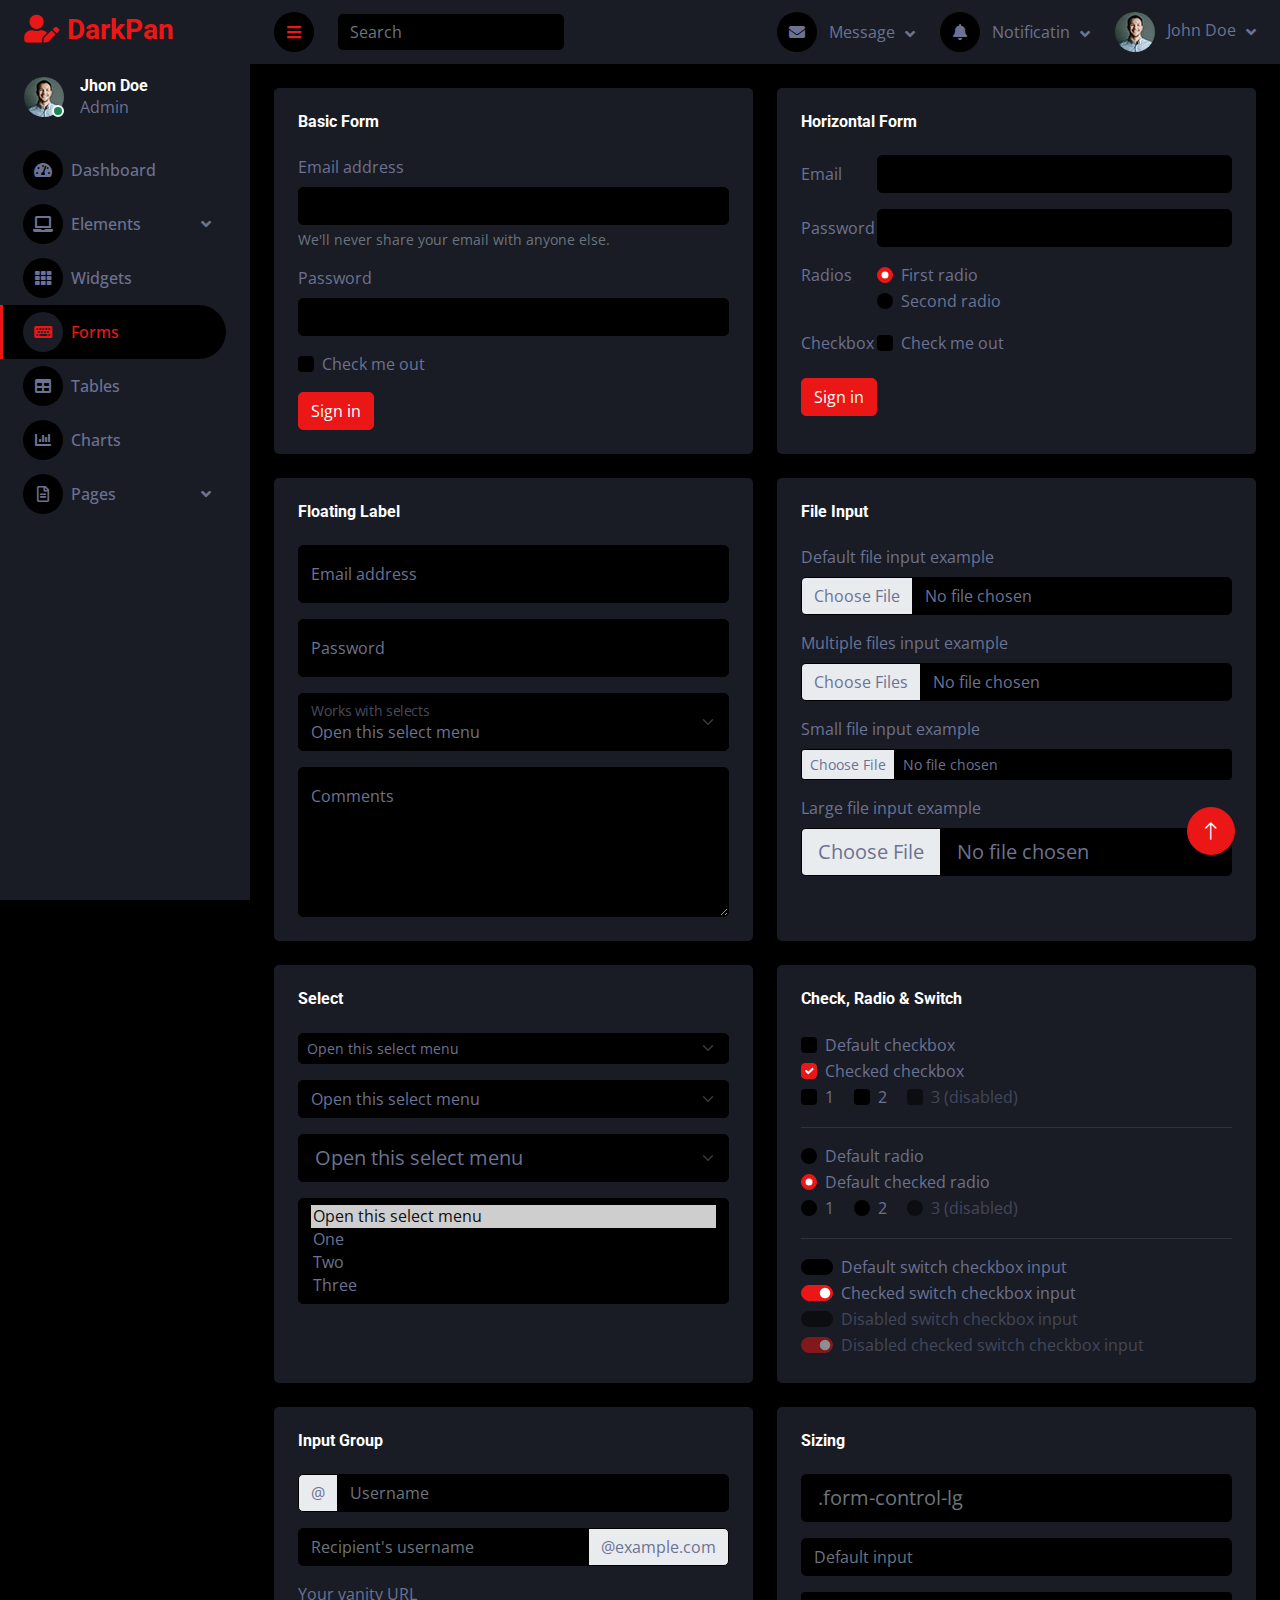
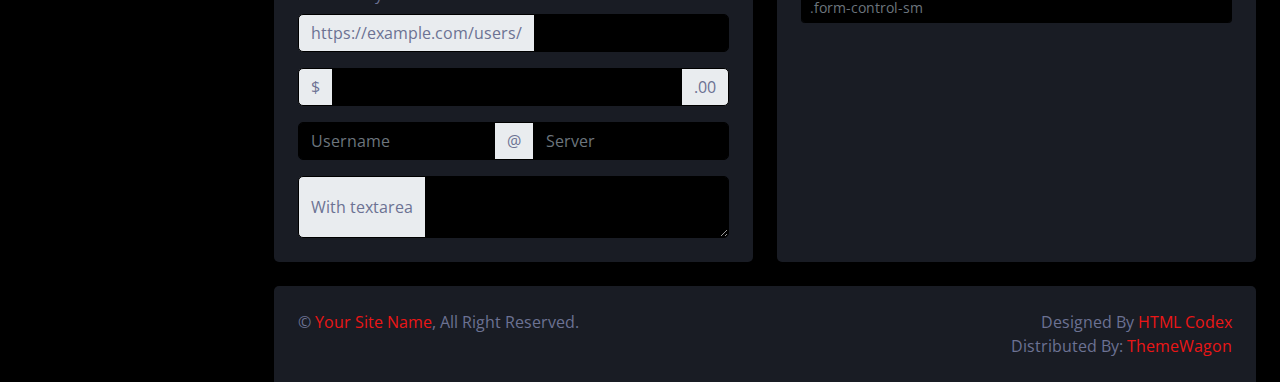
<file: darkpan-1.0.0/form.html>
<!DOCTYPE html>
<html lang="en">

<head>
    <meta charset="utf-8">
    <title>DarkPan - Bootstrap 5 Admin Template</title>
    <meta content="width=device-width, initial-scale=1.0" name="viewport">
    <meta content="" name="keywords">
    <meta content="" name="description">

    <!-- Favicon -->
    <link href="img/favicon.ico" rel="icon">

    <!-- Google Web Fonts -->
    <link rel="preconnect" href="https://fonts.googleapis.com">
    <link rel="preconnect" href="https://fonts.gstatic.com" crossorigin>
    <link href="https://fonts.googleapis.com/css2?family=Open+Sans:wght@400;600&family=Roboto:wght@500;700&display=swap" rel="stylesheet"> 
    
    <!-- Icon Font Stylesheet -->
    <link href="https://cdnjs.cloudflare.com/ajax/libs/font-awesome/5.10.0/css/all.min.css" rel="stylesheet">
    <link href="https://cdn.jsdelivr.net/npm/bootstrap-icons@1.4.1/font/bootstrap-icons.css" rel="stylesheet">

    <!-- Libraries Stylesheet -->
    <link href="lib/owlcarousel/assets/owl.carousel.min.css" rel="stylesheet">
    <link href="lib/tempusdominus/css/tempusdominus-bootstrap-4.min.css" rel="stylesheet" />

    <!-- Customized Bootstrap Stylesheet -->
    <link href="css/bootstrap.min.css" rel="stylesheet">

    <!-- Template Stylesheet -->
    <link href="css/style.css" rel="stylesheet">
</head>

<body>
    <div class="container-fluid position-relative d-flex p-0">
        <!-- Spinner Start -->
        <div id="spinner" class="show bg-dark position-fixed translate-middle w-100 vh-100 top-50 start-50 d-flex align-items-center justify-content-center">
            <div class="spinner-border text-primary" style="width: 3rem; height: 3rem;" role="status">
                <span class="sr-only">Loading...</span>
            </div>
        </div>
        <!-- Spinner End -->


        <!-- Sidebar Start -->
        <div class="sidebar pe-4 pb-3">
            <nav class="navbar bg-secondary navbar-dark">
                <a href="index.html" class="navbar-brand mx-4 mb-3">
                    <h3 class="text-primary"><i class="fa fa-user-edit me-2"></i>DarkPan</h3>
                </a>
                <div class="d-flex align-items-center ms-4 mb-4">
                    <div class="position-relative">
                        <img class="rounded-circle" src="img/user.jpg" alt="" style="width: 40px; height: 40px;">
                        <div class="bg-success rounded-circle border border-2 border-white position-absolute end-0 bottom-0 p-1"></div>
                    </div>
                    <div class="ms-3">
                        <h6 class="mb-0">Jhon Doe</h6>
                        <span>Admin</span>
                    </div>
                </div>
                <div class="navbar-nav w-100">
                    <a href="index.html" class="nav-item nav-link"><i class="fa fa-tachometer-alt me-2"></i>Dashboard</a>
                    <div class="nav-item dropdown">
                        <a href="#" class="nav-link dropdown-toggle" data-bs-toggle="dropdown"><i class="fa fa-laptop me-2"></i>Elements</a>
                        <div class="dropdown-menu bg-transparent border-0">
                            <a href="button.html" class="dropdown-item">Buttons</a>
                            <a href="typography.html" class="dropdown-item">Typography</a>
                            <a href="element.html" class="dropdown-item">Other Elements</a>
                        </div>
                    </div>
                    <a href="widget.html" class="nav-item nav-link"><i class="fa fa-th me-2"></i>Widgets</a>
                    <a href="form.html" class="nav-item nav-link active"><i class="fa fa-keyboard me-2"></i>Forms</a>
                    <a href="table.html" class="nav-item nav-link"><i class="fa fa-table me-2"></i>Tables</a>
                    <a href="chart.html" class="nav-item nav-link"><i class="fa fa-chart-bar me-2"></i>Charts</a>
                    <div class="nav-item dropdown">
                        <a href="#" class="nav-link dropdown-toggle" data-bs-toggle="dropdown"><i class="far fa-file-alt me-2"></i>Pages</a>
                        <div class="dropdown-menu bg-transparent border-0">
                            <a href="signin.html" class="dropdown-item">Sign In</a>
                            <a href="signup.html" class="dropdown-item">Sign Up</a>
                            <a href="404.html" class="dropdown-item">404 Error</a>
                            <a href="blank.html" class="dropdown-item">Blank Page</a>
                        </div>
                    </div>
                </div>
            </nav>
        </div>
        <!-- Sidebar End -->


        <!-- Content Start -->
        <div class="content">
            <!-- Navbar Start -->
            <nav class="navbar navbar-expand bg-secondary navbar-dark sticky-top px-4 py-0">
                <a href="index.html" class="navbar-brand d-flex d-lg-none me-4">
                    <h2 class="text-primary mb-0"><i class="fa fa-user-edit"></i></h2>
                </a>
                <a href="#" class="sidebar-toggler flex-shrink-0">
                    <i class="fa fa-bars"></i>
                </a>
                <form class="d-none d-md-flex ms-4">
                    <input class="form-control bg-dark border-0" type="search" placeholder="Search">
                </form>
                <div class="navbar-nav align-items-center ms-auto">
                    <div class="nav-item dropdown">
                        <a href="#" class="nav-link dropdown-toggle" data-bs-toggle="dropdown">
                            <i class="fa fa-envelope me-lg-2"></i>
                            <span class="d-none d-lg-inline-flex">Message</span>
                        </a>
                        <div class="dropdown-menu dropdown-menu-end bg-secondary border-0 rounded-0 rounded-bottom m-0">
                            <a href="#" class="dropdown-item">
                                <div class="d-flex align-items-center">
                                    <img class="rounded-circle" src="img/user.jpg" alt="" style="width: 40px; height: 40px;">
                                    <div class="ms-2">
                                        <h6 class="fw-normal mb-0">Jhon send you a message</h6>
                                        <small>15 minutes ago</small>
                                    </div>
                                </div>
                            </a>
                            <hr class="dropdown-divider">
                            <a href="#" class="dropdown-item">
                                <div class="d-flex align-items-center">
                                    <img class="rounded-circle" src="img/user.jpg" alt="" style="width: 40px; height: 40px;">
                                    <div class="ms-2">
                                        <h6 class="fw-normal mb-0">Jhon send you a message</h6>
                                        <small>15 minutes ago</small>
                                    </div>
                                </div>
                            </a>
                            <hr class="dropdown-divider">
                            <a href="#" class="dropdown-item">
                                <div class="d-flex align-items-center">
                                    <img class="rounded-circle" src="img/user.jpg" alt="" style="width: 40px; height: 40px;">
                                    <div class="ms-2">
                                        <h6 class="fw-normal mb-0">Jhon send you a message</h6>
                                        <small>15 minutes ago</small>
                                    </div>
                                </div>
                            </a>
                            <hr class="dropdown-divider">
                            <a href="#" class="dropdown-item text-center">See all message</a>
                        </div>
                    </div>
                    <div class="nav-item dropdown">
                        <a href="#" class="nav-link dropdown-toggle" data-bs-toggle="dropdown">
                            <i class="fa fa-bell me-lg-2"></i>
                            <span class="d-none d-lg-inline-flex">Notificatin</span>
                        </a>
                        <div class="dropdown-menu dropdown-menu-end bg-secondary border-0 rounded-0 rounded-bottom m-0">
                            <a href="#" class="dropdown-item">
                                <h6 class="fw-normal mb-0">Profile updated</h6>
                                <small>15 minutes ago</small>
                            </a>
                            <hr class="dropdown-divider">
                            <a href="#" class="dropdown-item">
                                <h6 class="fw-normal mb-0">New user added</h6>
                                <small>15 minutes ago</small>
                            </a>
                            <hr class="dropdown-divider">
                            <a href="#" class="dropdown-item">
                                <h6 class="fw-normal mb-0">Password changed</h6>
                                <small>15 minutes ago</small>
                            </a>
                            <hr class="dropdown-divider">
                            <a href="#" class="dropdown-item text-center">See all notifications</a>
                        </div>
                    </div>
                    <div class="nav-item dropdown">
                        <a href="#" class="nav-link dropdown-toggle" data-bs-toggle="dropdown">
                            <img class="rounded-circle me-lg-2" src="img/user.jpg" alt="" style="width: 40px; height: 40px;">
                            <span class="d-none d-lg-inline-flex">John Doe</span>
                        </a>
                        <div class="dropdown-menu dropdown-menu-end bg-secondary border-0 rounded-0 rounded-bottom m-0">
                            <a href="#" class="dropdown-item">My Profile</a>
                            <a href="#" class="dropdown-item">Settings</a>
                            <a href="#" class="dropdown-item">Log Out</a>
                        </div>
                    </div>
                </div>
            </nav>
            <!-- Navbar End -->


            <!-- Form Start -->
            <div class="container-fluid pt-4 px-4">
                <div class="row g-4">
                    <div class="col-sm-12 col-xl-6">
                        <div class="bg-secondary rounded h-100 p-4">
                            <h6 class="mb-4">Basic Form</h6>
                            <form>
                                <div class="mb-3">
                                    <label for="exampleInputEmail1" class="form-label">Email address</label>
                                    <input type="email" class="form-control" id="exampleInputEmail1"
                                        aria-describedby="emailHelp">
                                    <div id="emailHelp" class="form-text">We'll never share your email with anyone else.
                                    </div>
                                </div>
                                <div class="mb-3">
                                    <label for="exampleInputPassword1" class="form-label">Password</label>
                                    <input type="password" class="form-control" id="exampleInputPassword1">
                                </div>
                                <div class="mb-3 form-check">
                                    <input type="checkbox" class="form-check-input" id="exampleCheck1">
                                    <label class="form-check-label" for="exampleCheck1">Check me out</label>
                                </div>
                                <button type="submit" class="btn btn-primary">Sign in</button>
                            </form>
                        </div>
                    </div>
                    <div class="col-sm-12 col-xl-6">
                        <div class="bg-secondary rounded h-100 p-4">
                            <h6 class="mb-4">Horizontal Form</h6>
                            <form>
                                <div class="row mb-3">
                                    <label for="inputEmail3" class="col-sm-2 col-form-label">Email</label>
                                    <div class="col-sm-10">
                                        <input type="email" class="form-control" id="inputEmail3">
                                    </div>
                                </div>
                                <div class="row mb-3">
                                    <label for="inputPassword3" class="col-sm-2 col-form-label">Password</label>
                                    <div class="col-sm-10">
                                        <input type="password" class="form-control" id="inputPassword3">
                                    </div>
                                </div>
                                <fieldset class="row mb-3">
                                    <legend class="col-form-label col-sm-2 pt-0">Radios</legend>
                                    <div class="col-sm-10">
                                        <div class="form-check">
                                            <input class="form-check-input" type="radio" name="gridRadios"
                                                id="gridRadios1" value="option1" checked>
                                            <label class="form-check-label" for="gridRadios1">
                                                First radio
                                            </label>
                                        </div>
                                        <div class="form-check">
                                            <input class="form-check-input" type="radio" name="gridRadios"
                                                id="gridRadios2" value="option2">
                                            <label class="form-check-label" for="gridRadios2">
                                                Second radio
                                            </label>
                                        </div>
                                    </div>
                                </fieldset>
                                <div class="row mb-3">
                                    <legend class="col-form-label col-sm-2 pt-0">Checkbox</legend>
                                    <div class="col-sm-10">
                                        <div class="form-check">
                                            <input class="form-check-input" type="checkbox" id="gridCheck1">
                                            <label class="form-check-label" for="gridCheck1">
                                                Check me out
                                            </label>
                                        </div>
                                    </div>
                                </div>
                                <button type="submit" class="btn btn-primary">Sign in</button>
                            </form>
                        </div>
                    </div>
                    <div class="col-sm-12 col-xl-6">
                        <div class="bg-secondary rounded h-100 p-4">
                            <h6 class="mb-4">Floating Label</h6>
                            <div class="form-floating mb-3">
                                <input type="email" class="form-control" id="floatingInput"
                                    placeholder="name@example.com">
                                <label for="floatingInput">Email address</label>
                            </div>
                            <div class="form-floating mb-3">
                                <input type="password" class="form-control" id="floatingPassword"
                                    placeholder="Password">
                                <label for="floatingPassword">Password</label>
                            </div>
                            <div class="form-floating mb-3">
                                <select class="form-select" id="floatingSelect"
                                    aria-label="Floating label select example">
                                    <option selected>Open this select menu</option>
                                    <option value="1">One</option>
                                    <option value="2">Two</option>
                                    <option value="3">Three</option>
                                </select>
                                <label for="floatingSelect">Works with selects</label>
                            </div>
                            <div class="form-floating">
                                <textarea class="form-control" placeholder="Leave a comment here"
                                    id="floatingTextarea" style="height: 150px;"></textarea>
                                <label for="floatingTextarea">Comments</label>
                            </div>
                        </div>
                    </div>
                    <div class="col-sm-12 col-xl-6">
                        <div class="bg-secondary rounded h-100 p-4">
                            <h6 class="mb-4">File Input</h6>
                            <div class="mb-3">
                                <label for="formFile" class="form-label">Default file input example</label>
                                <input class="form-control bg-dark" type="file" id="formFile">
                            </div>
                            <div class="mb-3">
                                <label for="formFileMultiple" class="form-label">Multiple files input example</label>
                                <input class="form-control bg-dark" type="file" id="formFileMultiple" multiple>
                            </div>
                            <div class="mb-3">
                                <label for="formFileSm" class="form-label">Small file input example</label>
                                <input class="form-control form-control-sm bg-dark" id="formFileSm" type="file">
                            </div>
                            <div>
                                <label for="formFileLg" class="form-label">Large file input example</label>
                                <input class="form-control form-control-lg bg-dark" id="formFileLg" type="file">
                            </div>
                        </div>
                    </div>
                    <div class="col-sm-12 col-xl-6">
                        <div class="bg-secondary rounded h-100 p-4">
                            <h6 class="mb-4">Select</h6>
                            <select class="form-select form-select-sm mb-3" aria-label=".form-select-sm example">
                                <option selected>Open this select menu</option>
                                <option value="1">One</option>
                                <option value="2">Two</option>
                                <option value="3">Three</option>
                            </select>
                            <select class="form-select mb-3" aria-label="Default select example">
                                <option selected>Open this select menu</option>
                                <option value="1">One</option>
                                <option value="2">Two</option>
                                <option value="3">Three</option>
                            </select>
                            <select class="form-select form-select-lg mb-3" aria-label=".form-select-lg example">
                                <option selected>Open this select menu</option>
                                <option value="1">One</option>
                                <option value="2">Two</option>
                                <option value="3">Three</option>
                            </select>
                            <select class="form-select" multiple aria-label="multiple select example">
                                <option selected>Open this select menu</option>
                                <option value="1">One</option>
                                <option value="2">Two</option>
                                <option value="3">Three</option>
                            </select>
                        </div>
                    </div>
                    <div class="col-sm-12 col-xl-6">
                        <div class="bg-secondary rounded h-100 p-4">
                            <h6 class="mb-4">Check, Radio & Switch</h6>
                            <div class="form-check">
                                <input class="form-check-input" type="checkbox" value="" id="flexCheckDefault">
                                <label class="form-check-label" for="flexCheckDefault">
                                    Default checkbox
                                </label>
                            </div>
                            <div class="form-check">
                                <input class="form-check-input" type="checkbox" value="" id="flexCheckChecked" checked>
                                <label class="form-check-label" for="flexCheckChecked">
                                    Checked checkbox
                                </label>
                            </div>
                            <div class="form-check form-check-inline">
                                <input class="form-check-input" type="checkbox" id="inlineCheckbox1" value="option1">
                                <label class="form-check-label" for="inlineCheckbox1">1</label>
                            </div>
                            <div class="form-check form-check-inline">
                                <input class="form-check-input" type="checkbox" id="inlineCheckbox2" value="option2">
                                <label class="form-check-label" for="inlineCheckbox2">2</label>
                            </div>
                            <div class="form-check form-check-inline">
                                <input class="form-check-input" type="checkbox" id="inlineCheckbox3" value="option3"
                                    disabled>
                                <label class="form-check-label" for="inlineCheckbox3">3 (disabled)</label>
                            </div>
                            <hr>
                            <div class="form-check">
                                <input class="form-check-input" type="radio" name="flexRadioDefault"
                                    id="flexRadioDefault1">
                                <label class="form-check-label" for="flexRadioDefault1">
                                    Default radio
                                </label>
                            </div>
                            <div class="form-check">
                                <input class="form-check-input" type="radio" name="flexRadioDefault"
                                    id="flexRadioDefault2" checked>
                                <label class="form-check-label" for="flexRadioDefault2">
                                    Default checked radio
                                </label>
                            </div>
                            <div class="form-check form-check-inline">
                                <input class="form-check-input" type="radio" name="inlineRadioOptions" id="inlineRadio1"
                                    value="option1">
                                <label class="form-check-label" for="inlineRadio1">1</label>
                            </div>
                            <div class="form-check form-check-inline">
                                <input class="form-check-input" type="radio" name="inlineRadioOptions" id="inlineRadio2"
                                    value="option2">
                                <label class="form-check-label" for="inlineRadio2">2</label>
                            </div>
                            <div class="form-check form-check-inline">
                                <input class="form-check-input" type="radio" name="inlineRadioOptions" id="inlineRadio3"
                                    value="option3" disabled>
                                <label class="form-check-label" for="inlineRadio3">3 (disabled)</label>
                            </div>
                            <hr>
                            <div class="form-check form-switch">
                                <input class="form-check-input" type="checkbox" role="switch"
                                    id="flexSwitchCheckDefault">
                                <label class="form-check-label" for="flexSwitchCheckDefault">Default switch checkbox
                                    input</label>
                            </div>
                            <div class="form-check form-switch">
                                <input class="form-check-input" type="checkbox" role="switch"
                                    id="flexSwitchCheckChecked" checked>
                                <label class="form-check-label" for="flexSwitchCheckChecked">Checked switch checkbox
                                    input</label>
                            </div>
                            <div class="form-check form-switch">
                                <input class="form-check-input" type="checkbox" role="switch"
                                    id="flexSwitchCheckDisabled" disabled>
                                <label class="form-check-label" for="flexSwitchCheckDisabled">Disabled switch checkbox
                                    input</label>
                            </div>
                            <div class="form-check form-switch">
                                <input class="form-check-input" type="checkbox" role="switch"
                                    id="flexSwitchCheckCheckedDisabled" checked disabled>
                                <label class="form-check-label" for="flexSwitchCheckCheckedDisabled">Disabled checked
                                    switch checkbox input</label>
                            </div>
                        </div>
                    </div>
                    <div class="col-sm-12 col-xl-6">
                        <div class="bg-secondary rounded h-100 p-4">
                            <h6 class="mb-4">Input Group</h6>
                            <div class="input-group mb-3">
                                <span class="input-group-text" id="basic-addon1">@</span>
                                <input type="text" class="form-control" placeholder="Username" aria-label="Username"
                                    aria-describedby="basic-addon1">
                            </div>
                            <div class="input-group mb-3">
                                <input type="text" class="form-control" placeholder="Recipient's username"
                                    aria-label="Recipient's username" aria-describedby="basic-addon2">
                                <span class="input-group-text" id="basic-addon2">@example.com</span>
                            </div>
                            <label for="basic-url" class="form-label">Your vanity URL</label>
                            <div class="input-group mb-3">
                                <span class="input-group-text" id="basic-addon3">https://example.com/users/</span>
                                <input type="text" class="form-control" id="basic-url" aria-describedby="basic-addon3">
                            </div>
                            <div class="input-group mb-3">
                                <span class="input-group-text">$</span>
                                <input type="text" class="form-control" aria-label="Amount (to the nearest dollar)">
                                <span class="input-group-text">.00</span>
                            </div>
                            <div class="input-group mb-3">
                                <input type="text" class="form-control" placeholder="Username" aria-label="Username">
                                <span class="input-group-text">@</span>
                                <input type="text" class="form-control" placeholder="Server" aria-label="Server">
                            </div>
                            <div class="input-group">
                                <span class="input-group-text">With textarea</span>
                                <textarea class="form-control" aria-label="With textarea"></textarea>
                            </div>
                        </div>
                    </div>
                    <div class="col-sm-12 col-xl-6">
                        <div class="bg-secondary rounded h-100 p-4">
                            <h6 class="mb-4">Sizing</h6>
                            <input class="form-control form-control-lg mb-3" type="text" placeholder=".form-control-lg"
                                aria-label=".form-control-lg example">
                            <input class="form-control mb-3" type="text" placeholder="Default input"
                                aria-label="default input example">
                            <input class="form-control form-control-sm" type="text" placeholder=".form-control-sm"
                                aria-label=".form-control-sm example">
                        </div>
                    </div>
                </div>
            </div>
            <!-- Form End -->


            <!-- Footer Start -->
            <div class="container-fluid pt-4 px-4">
                <div class="bg-secondary rounded-top p-4">
                    <div class="row">
                        <div class="col-12 col-sm-6 text-center text-sm-start">
                            &copy; <a href="#">Your Site Name</a>, All Right Reserved. 
                        </div>
                        <div class="col-12 col-sm-6 text-center text-sm-end">
                            <!--/*** This template is free as long as you keep the footer author’s credit link/attribution link/backlink. If you'd like to use the template without the footer author’s credit link/attribution link/backlink, you can purchase the Credit Removal License from "https://htmlcodex.com/credit-removal". Thank you for your support. ***/-->
                            Designed By <a href="https://htmlcodex.com">HTML Codex</a>
                            <br>Distributed By: <a href="https://themewagon.com" target="_blank">ThemeWagon</a>
                        </div>
                    </div>
                </div>
            </div>
            <!-- Footer End -->
        </div>
        <!-- Content End -->


        <!-- Back to Top -->
        <a href="#" class="btn btn-lg btn-primary btn-lg-square back-to-top"><i class="bi bi-arrow-up"></i></a>
    </div>

    <!-- JavaScript Libraries -->
    <script src="https://code.jquery.com/jquery-3.4.1.min.js"></script>
    <script src="https://cdn.jsdelivr.net/npm/bootstrap@5.0.0/dist/js/bootstrap.bundle.min.js"></script>
    <script src="lib/chart/chart.min.js"></script>
    <script src="lib/easing/easing.min.js"></script>
    <script src="lib/waypoints/waypoints.min.js"></script>
    <script src="lib/owlcarousel/owl.carousel.min.js"></script>
    <script src="lib/tempusdominus/js/moment.min.js"></script>
    <script src="lib/tempusdominus/js/moment-timezone.min.js"></script>
    <script src="lib/tempusdominus/js/tempusdominus-bootstrap-4.min.js"></script>

    <!-- Template Javascript -->
    <script src="js/main.js"></script>
</body>

</html>
</file>
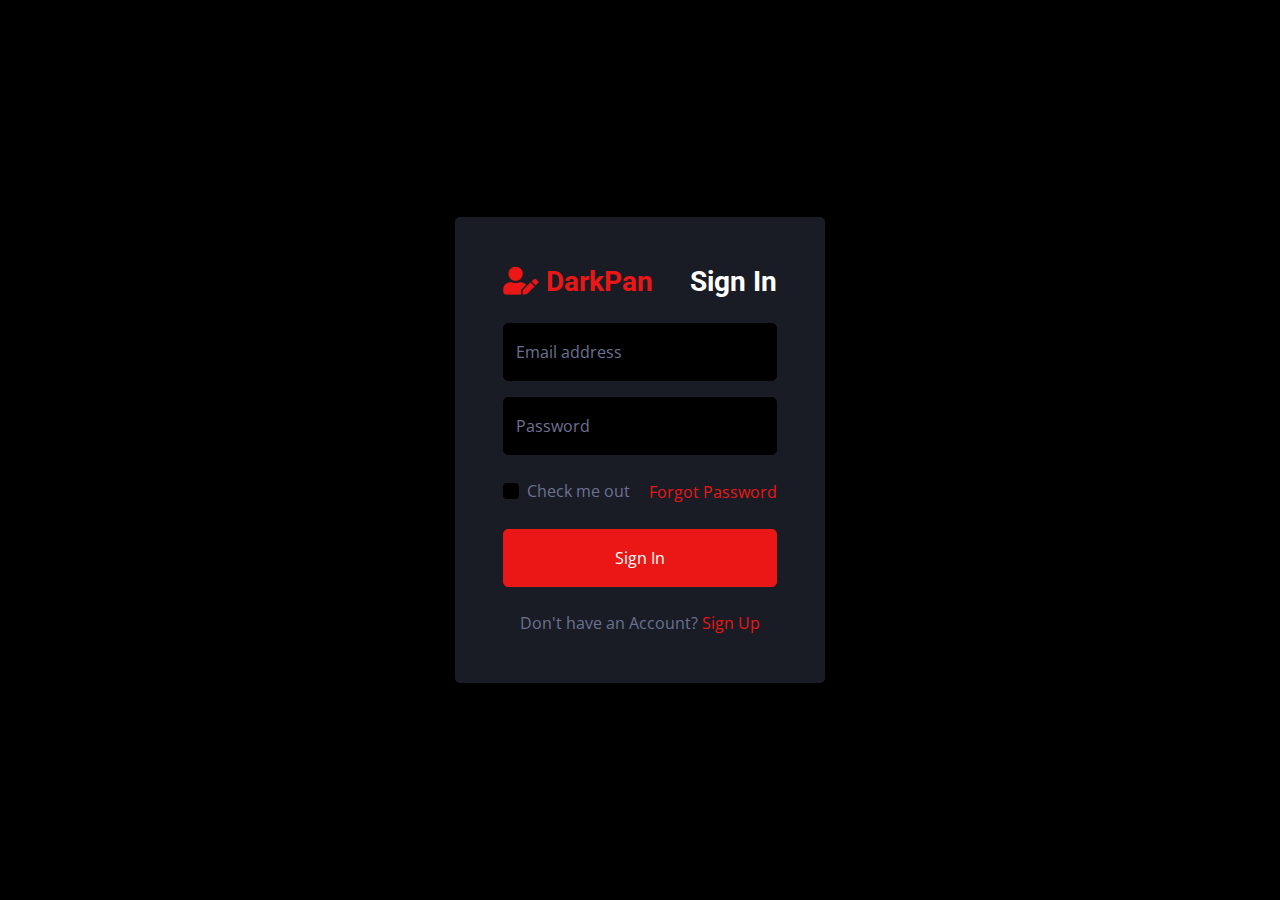
<file: darkpan-1.0.0/signin.html>
<!DOCTYPE html>
<html lang="en">

<head>
    <meta charset="utf-8">
    <title>DarkPan - Bootstrap 5 Admin Template</title>
    <meta content="width=device-width, initial-scale=1.0" name="viewport">
    <meta content="" name="keywords">
    <meta content="" name="description">

    <!-- Favicon -->
    <link href="img/favicon.ico" rel="icon">

    <!-- Google Web Fonts -->
    <link rel="preconnect" href="https://fonts.googleapis.com">
    <link rel="preconnect" href="https://fonts.gstatic.com" crossorigin>
    <link href="https://fonts.googleapis.com/css2?family=Open+Sans:wght@400;600&family=Roboto:wght@500;700&display=swap" rel="stylesheet"> 
    
    <!-- Icon Font Stylesheet -->
    <link href="https://cdnjs.cloudflare.com/ajax/libs/font-awesome/5.10.0/css/all.min.css" rel="stylesheet">
    <link href="https://cdn.jsdelivr.net/npm/bootstrap-icons@1.4.1/font/bootstrap-icons.css" rel="stylesheet">

    <!-- Libraries Stylesheet -->
    <link href="lib/owlcarousel/assets/owl.carousel.min.css" rel="stylesheet">
    <link href="lib/tempusdominus/css/tempusdominus-bootstrap-4.min.css" rel="stylesheet" />

    <!-- Customized Bootstrap Stylesheet -->
    <link href="css/bootstrap.min.css" rel="stylesheet">

    <!-- Template Stylesheet -->
    <link href="css/style.css" rel="stylesheet">
</head>

<body>
    <div class="container-fluid position-relative d-flex p-0">
        <!-- Spinner Start -->
        <div id="spinner" class="show bg-dark position-fixed translate-middle w-100 vh-100 top-50 start-50 d-flex align-items-center justify-content-center">
            <div class="spinner-border text-primary" style="width: 3rem; height: 3rem;" role="status">
                <span class="sr-only">Loading...</span>
            </div>
        </div>
        <!-- Spinner End -->


        <!-- Sign In Start -->
        <div class="container-fluid">
            <div class="row h-100 align-items-center justify-content-center" style="min-height: 100vh;">
                <div class="col-12 col-sm-8 col-md-6 col-lg-5 col-xl-4">
                    <div class="bg-secondary rounded p-4 p-sm-5 my-4 mx-3">
                        <div class="d-flex align-items-center justify-content-between mb-3">
                            <a href="index.html" class="">
                                <h3 class="text-primary"><i class="fa fa-user-edit me-2"></i>DarkPan</h3>
                            </a>
                            <h3>Sign In</h3>
                        </div>
                        <div class="form-floating mb-3">
                            <input type="email" class="form-control" id="floatingInput" placeholder="name@example.com">
                            <label for="floatingInput">Email address</label>
                        </div>
                        <div class="form-floating mb-4">
                            <input type="password" class="form-control" id="floatingPassword" placeholder="Password">
                            <label for="floatingPassword">Password</label>
                        </div>
                        <div class="d-flex align-items-center justify-content-between mb-4">
                            <div class="form-check">
                                <input type="checkbox" class="form-check-input" id="exampleCheck1">
                                <label class="form-check-label" for="exampleCheck1">Check me out</label>
                            </div>
                            <a href="">Forgot Password</a>
                        </div>
                        <button type="submit" class="btn btn-primary py-3 w-100 mb-4">Sign In</button>
                        <p class="text-center mb-0">Don't have an Account? <a href="">Sign Up</a></p>
                    </div>
                </div>
            </div>
        </div>
        <!-- Sign In End -->
    </div>

    <!-- JavaScript Libraries -->
    <script src="https://code.jquery.com/jquery-3.4.1.min.js"></script>
    <script src="https://cdn.jsdelivr.net/npm/bootstrap@5.0.0/dist/js/bootstrap.bundle.min.js"></script>
    <script src="lib/chart/chart.min.js"></script>
    <script src="lib/easing/easing.min.js"></script>
    <script src="lib/waypoints/waypoints.min.js"></script>
    <script src="lib/owlcarousel/owl.carousel.min.js"></script>
    <script src="lib/tempusdominus/js/moment.min.js"></script>
    <script src="lib/tempusdominus/js/moment-timezone.min.js"></script>
    <script src="lib/tempusdominus/js/tempusdominus-bootstrap-4.min.js"></script>

    <!-- Template Javascript -->
    <script src="js/main.js"></script>
</body>

</html>
</file>
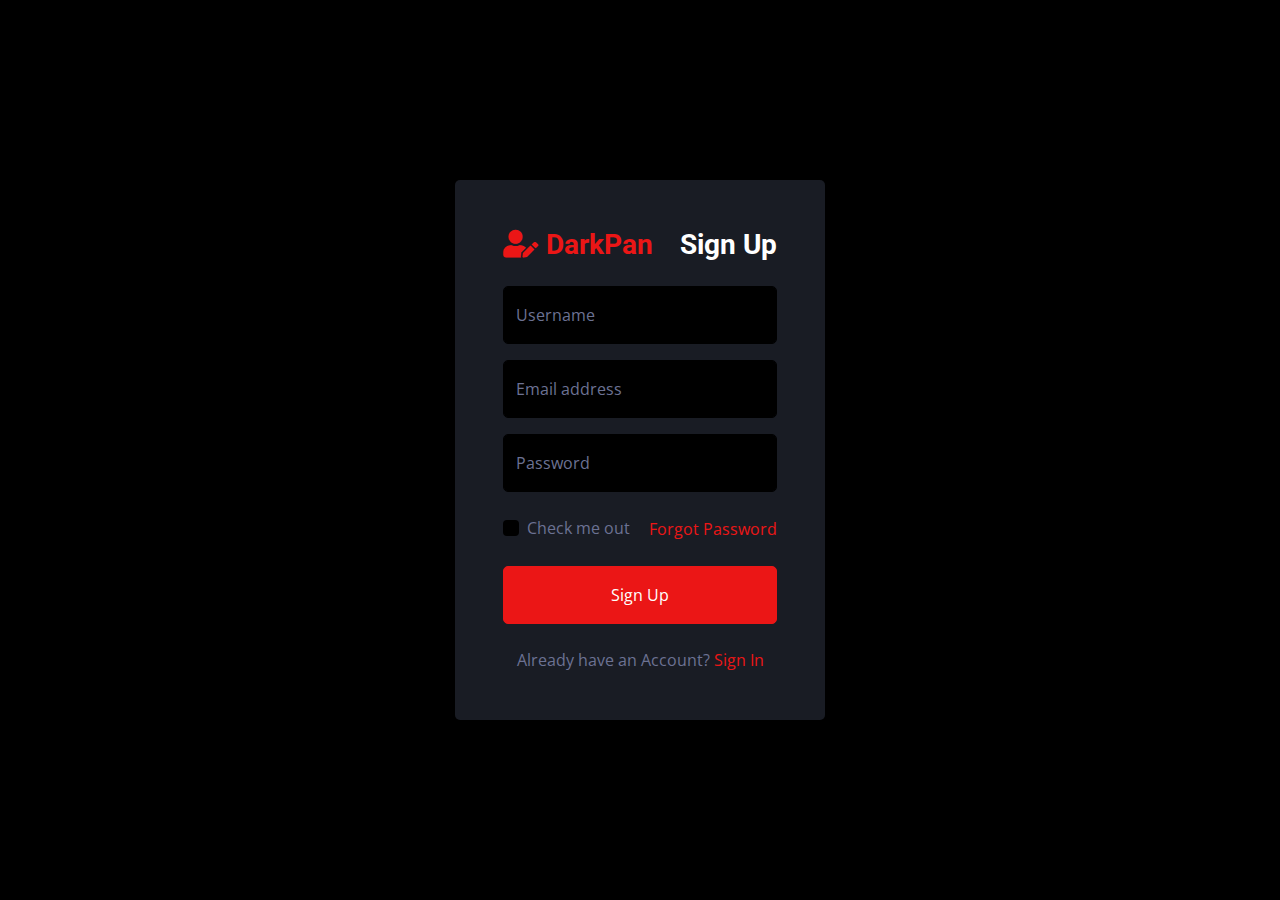
<file: darkpan-1.0.0/signup.html>
<!DOCTYPE html>
<html lang="en">

<head>
    <meta charset="utf-8">
    <title>DarkPan - Bootstrap 5 Admin Template</title>
    <meta content="width=device-width, initial-scale=1.0" name="viewport">
    <meta content="" name="keywords">
    <meta content="" name="description">

    <!-- Favicon -->
    <link href="img/favicon.ico" rel="icon">

    <!-- Google Web Fonts -->
    <link rel="preconnect" href="https://fonts.googleapis.com">
    <link rel="preconnect" href="https://fonts.gstatic.com" crossorigin>
    <link href="https://fonts.googleapis.com/css2?family=Open+Sans:wght@400;600&family=Roboto:wght@500;700&display=swap" rel="stylesheet"> 
    
    <!-- Icon Font Stylesheet -->
    <link href="https://cdnjs.cloudflare.com/ajax/libs/font-awesome/5.10.0/css/all.min.css" rel="stylesheet">
    <link href="https://cdn.jsdelivr.net/npm/bootstrap-icons@1.4.1/font/bootstrap-icons.css" rel="stylesheet">

    <!-- Libraries Stylesheet -->
    <link href="lib/owlcarousel/assets/owl.carousel.min.css" rel="stylesheet">
    <link href="lib/tempusdominus/css/tempusdominus-bootstrap-4.min.css" rel="stylesheet" />

    <!-- Customized Bootstrap Stylesheet -->
    <link href="css/bootstrap.min.css" rel="stylesheet">

    <!-- Template Stylesheet -->
    <link href="css/style.css" rel="stylesheet">
</head>

<body>
    <div class="container-fluid position-relative d-flex p-0">
        <!-- Spinner Start -->
        <div id="spinner" class="show bg-dark position-fixed translate-middle w-100 vh-100 top-50 start-50 d-flex align-items-center justify-content-center">
            <div class="spinner-border text-primary" style="width: 3rem; height: 3rem;" role="status">
                <span class="sr-only">Loading...</span>
            </div>
        </div>
        <!-- Spinner End -->


        <!-- Sign Up Start -->
        <div class="container-fluid">
            <div class="row h-100 align-items-center justify-content-center" style="min-height: 100vh;">
                <div class="col-12 col-sm-8 col-md-6 col-lg-5 col-xl-4">
                    <div class="bg-secondary rounded p-4 p-sm-5 my-4 mx-3">
                        <div class="d-flex align-items-center justify-content-between mb-3">
                            <a href="index.html" class="">
                                <h3 class="text-primary"><i class="fa fa-user-edit me-2"></i>DarkPan</h3>
                            </a>
                            <h3>Sign Up</h3>
                        </div>
                        <div class="form-floating mb-3">
                            <input type="text" class="form-control" id="floatingText" placeholder="jhondoe">
                            <label for="floatingText">Username</label>
                        </div>
                        <div class="form-floating mb-3">
                            <input type="email" class="form-control" id="floatingInput" placeholder="name@example.com">
                            <label for="floatingInput">Email address</label>
                        </div>
                        <div class="form-floating mb-4">
                            <input type="password" class="form-control" id="floatingPassword" placeholder="Password">
                            <label for="floatingPassword">Password</label>
                        </div>
                        <div class="d-flex align-items-center justify-content-between mb-4">
                            <div class="form-check">
                                <input type="checkbox" class="form-check-input" id="exampleCheck1">
                                <label class="form-check-label" for="exampleCheck1">Check me out</label>
                            </div>
                            <a href="">Forgot Password</a>
                        </div>
                        <button type="submit" class="btn btn-primary py-3 w-100 mb-4">Sign Up</button>
                        <p class="text-center mb-0">Already have an Account? <a href="">Sign In</a></p>
                    </div>
                </div>
            </div>
        </div>
        <!-- Sign Up End -->
    </div>

    <!-- JavaScript Libraries -->
    <script src="https://code.jquery.com/jquery-3.4.1.min.js"></script>
    <script src="https://cdn.jsdelivr.net/npm/bootstrap@5.0.0/dist/js/bootstrap.bundle.min.js"></script>
    <script src="lib/chart/chart.min.js"></script>
    <script src="lib/easing/easing.min.js"></script>
    <script src="lib/waypoints/waypoints.min.js"></script>
    <script src="lib/owlcarousel/owl.carousel.min.js"></script>
    <script src="lib/tempusdominus/js/moment.min.js"></script>
    <script src="lib/tempusdominus/js/moment-timezone.min.js"></script>
    <script src="lib/tempusdominus/js/tempusdominus-bootstrap-4.min.js"></script>

    <!-- Template Javascript -->
    <script src="js/main.js"></script>
</body>

</html>
</file>
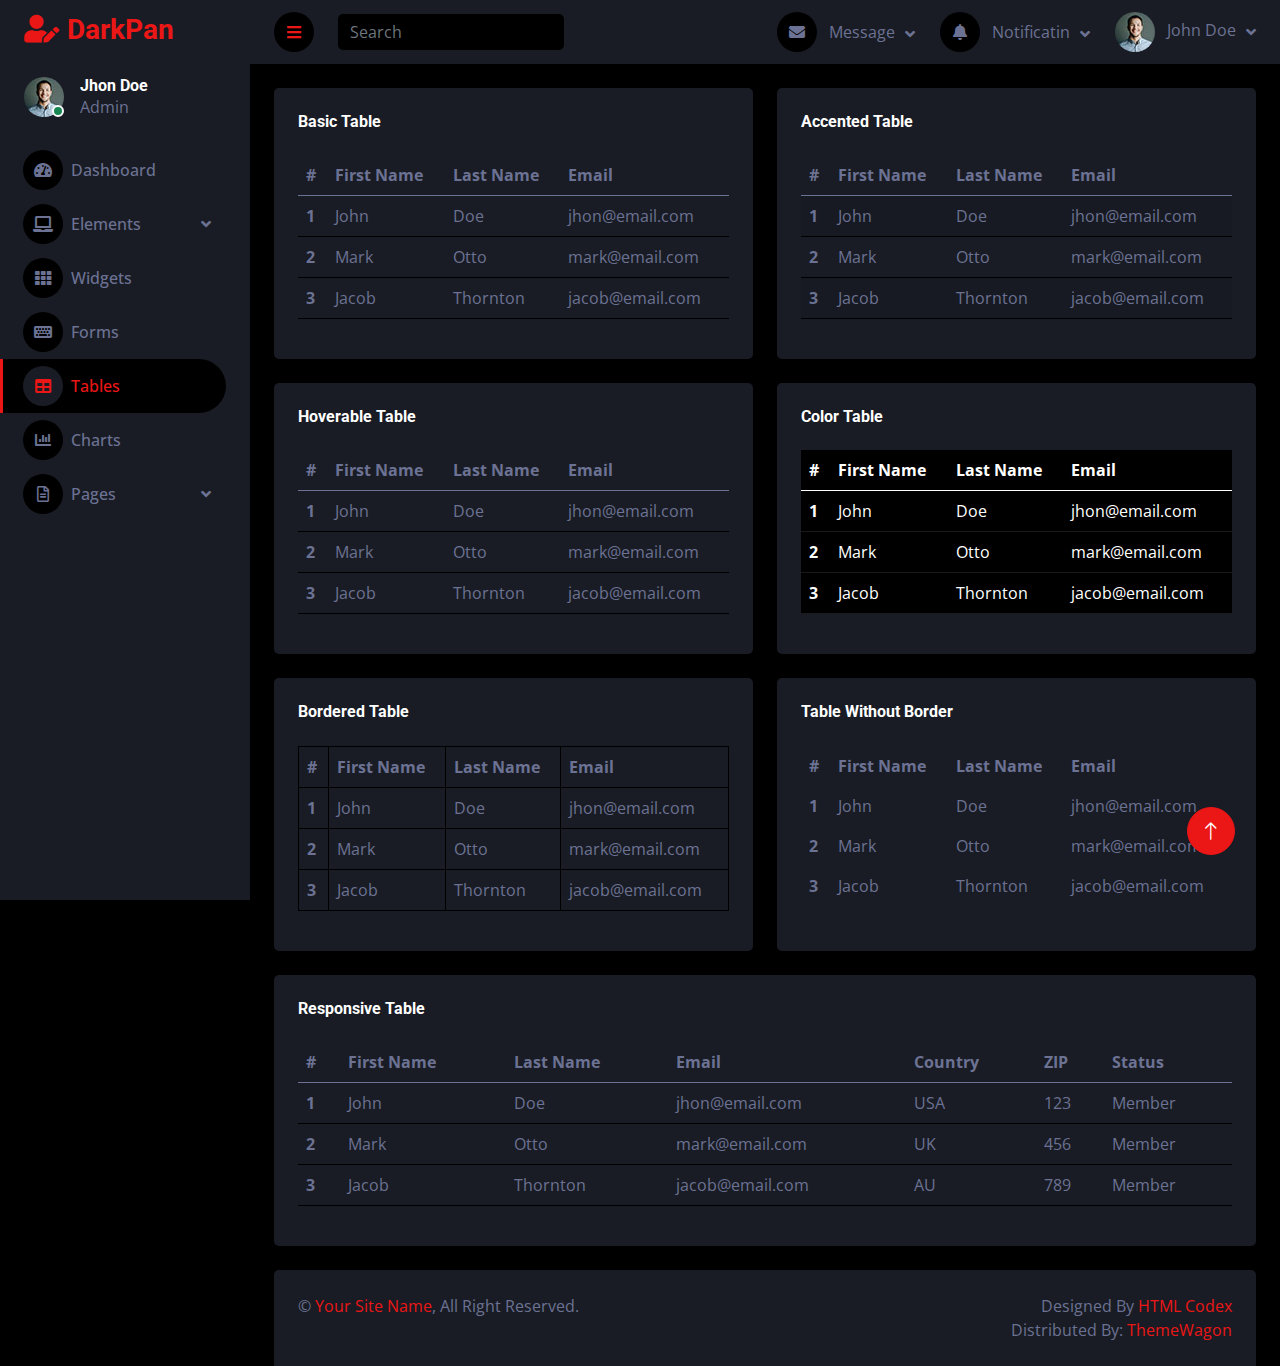
<file: darkpan-1.0.0/table.html>
<!DOCTYPE html>
<html lang="en">

<head>
    <meta charset="utf-8">
    <title>DarkPan - Bootstrap 5 Admin Template</title>
    <meta content="width=device-width, initial-scale=1.0" name="viewport">
    <meta content="" name="keywords">
    <meta content="" name="description">

    <!-- Favicon -->
    <link href="img/favicon.ico" rel="icon">

    <!-- Google Web Fonts -->
    <link rel="preconnect" href="https://fonts.googleapis.com">
    <link rel="preconnect" href="https://fonts.gstatic.com" crossorigin>
    <link href="https://fonts.googleapis.com/css2?family=Open+Sans:wght@400;600&family=Roboto:wght@500;700&display=swap" rel="stylesheet"> 
    
    <!-- Icon Font Stylesheet -->
    <link href="https://cdnjs.cloudflare.com/ajax/libs/font-awesome/5.10.0/css/all.min.css" rel="stylesheet">
    <link href="https://cdn.jsdelivr.net/npm/bootstrap-icons@1.4.1/font/bootstrap-icons.css" rel="stylesheet">

    <!-- Libraries Stylesheet -->
    <link href="lib/owlcarousel/assets/owl.carousel.min.css" rel="stylesheet">
    <link href="lib/tempusdominus/css/tempusdominus-bootstrap-4.min.css" rel="stylesheet" />

    <!-- Customized Bootstrap Stylesheet -->
    <link href="css/bootstrap.min.css" rel="stylesheet">

    <!-- Template Stylesheet -->
    <link href="css/style.css" rel="stylesheet">
</head>

<body>
    <div class="container-fluid position-relative d-flex p-0">
        <!-- Spinner Start -->
        <div id="spinner" class="show bg-dark position-fixed translate-middle w-100 vh-100 top-50 start-50 d-flex align-items-center justify-content-center">
            <div class="spinner-border text-primary" style="width: 3rem; height: 3rem;" role="status">
                <span class="sr-only">Loading...</span>
            </div>
        </div>
        <!-- Spinner End -->


        <!-- Sidebar Start -->
        <div class="sidebar pe-4 pb-3">
            <nav class="navbar bg-secondary navbar-dark">
                <a href="index.html" class="navbar-brand mx-4 mb-3">
                    <h3 class="text-primary"><i class="fa fa-user-edit me-2"></i>DarkPan</h3>
                </a>
                <div class="d-flex align-items-center ms-4 mb-4">
                    <div class="position-relative">
                        <img class="rounded-circle" src="img/user.jpg" alt="" style="width: 40px; height: 40px;">
                        <div class="bg-success rounded-circle border border-2 border-white position-absolute end-0 bottom-0 p-1"></div>
                    </div>
                    <div class="ms-3">
                        <h6 class="mb-0">Jhon Doe</h6>
                        <span>Admin</span>
                    </div>
                </div>
                <div class="navbar-nav w-100">
                    <a href="index.html" class="nav-item nav-link"><i class="fa fa-tachometer-alt me-2"></i>Dashboard</a>
                    <div class="nav-item dropdown">
                        <a href="#" class="nav-link dropdown-toggle" data-bs-toggle="dropdown"><i class="fa fa-laptop me-2"></i>Elements</a>
                        <div class="dropdown-menu bg-transparent border-0">
                            <a href="button.html" class="dropdown-item">Buttons</a>
                            <a href="typography.html" class="dropdown-item">Typography</a>
                            <a href="element.html" class="dropdown-item">Other Elements</a>
                        </div>
                    </div>
                    <a href="widget.html" class="nav-item nav-link"><i class="fa fa-th me-2"></i>Widgets</a>
                    <a href="form.html" class="nav-item nav-link"><i class="fa fa-keyboard me-2"></i>Forms</a>
                    <a href="table.html" class="nav-item nav-link active"><i class="fa fa-table me-2"></i>Tables</a>
                    <a href="chart.html" class="nav-item nav-link"><i class="fa fa-chart-bar me-2"></i>Charts</a>
                    <div class="nav-item dropdown">
                        <a href="#" class="nav-link dropdown-toggle" data-bs-toggle="dropdown"><i class="far fa-file-alt me-2"></i>Pages</a>
                        <div class="dropdown-menu bg-transparent border-0">
                            <a href="signin.html" class="dropdown-item">Sign In</a>
                            <a href="signup.html" class="dropdown-item">Sign Up</a>
                            <a href="404.html" class="dropdown-item">404 Error</a>
                            <a href="blank.html" class="dropdown-item">Blank Page</a>
                        </div>
                    </div>
                </div>
            </nav>
        </div>
        <!-- Sidebar End -->


        <!-- Content Start -->
        <div class="content">
            <!-- Navbar Start -->
            <nav class="navbar navbar-expand bg-secondary navbar-dark sticky-top px-4 py-0">
                <a href="index.html" class="navbar-brand d-flex d-lg-none me-4">
                    <h2 class="text-primary mb-0"><i class="fa fa-user-edit"></i></h2>
                </a>
                <a href="#" class="sidebar-toggler flex-shrink-0">
                    <i class="fa fa-bars"></i>
                </a>
                <form class="d-none d-md-flex ms-4">
                    <input class="form-control bg-dark border-0" type="search" placeholder="Search">
                </form>
                <div class="navbar-nav align-items-center ms-auto">
                    <div class="nav-item dropdown">
                        <a href="#" class="nav-link dropdown-toggle" data-bs-toggle="dropdown">
                            <i class="fa fa-envelope me-lg-2"></i>
                            <span class="d-none d-lg-inline-flex">Message</span>
                        </a>
                        <div class="dropdown-menu dropdown-menu-end bg-secondary border-0 rounded-0 rounded-bottom m-0">
                            <a href="#" class="dropdown-item">
                                <div class="d-flex align-items-center">
                                    <img class="rounded-circle" src="img/user.jpg" alt="" style="width: 40px; height: 40px;">
                                    <div class="ms-2">
                                        <h6 class="fw-normal mb-0">Jhon send you a message</h6>
                                        <small>15 minutes ago</small>
                                    </div>
                                </div>
                            </a>
                            <hr class="dropdown-divider">
                            <a href="#" class="dropdown-item">
                                <div class="d-flex align-items-center">
                                    <img class="rounded-circle" src="img/user.jpg" alt="" style="width: 40px; height: 40px;">
                                    <div class="ms-2">
                                        <h6 class="fw-normal mb-0">Jhon send you a message</h6>
                                        <small>15 minutes ago</small>
                                    </div>
                                </div>
                            </a>
                            <hr class="dropdown-divider">
                            <a href="#" class="dropdown-item">
                                <div class="d-flex align-items-center">
                                    <img class="rounded-circle" src="img/user.jpg" alt="" style="width: 40px; height: 40px;">
                                    <div class="ms-2">
                                        <h6 class="fw-normal mb-0">Jhon send you a message</h6>
                                        <small>15 minutes ago</small>
                                    </div>
                                </div>
                            </a>
                            <hr class="dropdown-divider">
                            <a href="#" class="dropdown-item text-center">See all message</a>
                        </div>
                    </div>
                    <div class="nav-item dropdown">
                        <a href="#" class="nav-link dropdown-toggle" data-bs-toggle="dropdown">
                            <i class="fa fa-bell me-lg-2"></i>
                            <span class="d-none d-lg-inline-flex">Notificatin</span>
                        </a>
                        <div class="dropdown-menu dropdown-menu-end bg-secondary border-0 rounded-0 rounded-bottom m-0">
                            <a href="#" class="dropdown-item">
                                <h6 class="fw-normal mb-0">Profile updated</h6>
                                <small>15 minutes ago</small>
                            </a>
                            <hr class="dropdown-divider">
                            <a href="#" class="dropdown-item">
                                <h6 class="fw-normal mb-0">New user added</h6>
                                <small>15 minutes ago</small>
                            </a>
                            <hr class="dropdown-divider">
                            <a href="#" class="dropdown-item">
                                <h6 class="fw-normal mb-0">Password changed</h6>
                                <small>15 minutes ago</small>
                            </a>
                            <hr class="dropdown-divider">
                            <a href="#" class="dropdown-item text-center">See all notifications</a>
                        </div>
                    </div>
                    <div class="nav-item dropdown">
                        <a href="#" class="nav-link dropdown-toggle" data-bs-toggle="dropdown">
                            <img class="rounded-circle me-lg-2" src="img/user.jpg" alt="" style="width: 40px; height: 40px;">
                            <span class="d-none d-lg-inline-flex">John Doe</span>
                        </a>
                        <div class="dropdown-menu dropdown-menu-end bg-secondary border-0 rounded-0 rounded-bottom m-0">
                            <a href="#" class="dropdown-item">My Profile</a>
                            <a href="#" class="dropdown-item">Settings</a>
                            <a href="#" class="dropdown-item">Log Out</a>
                        </div>
                    </div>
                </div>
            </nav>
            <!-- Navbar End -->


            <!-- Table Start -->
            <div class="container-fluid pt-4 px-4">
                <div class="row g-4">
                    <div class="col-sm-12 col-xl-6">
                        <div class="bg-secondary rounded h-100 p-4">
                            <h6 class="mb-4">Basic Table</h6>
                            <table class="table">
                                <thead>
                                    <tr>
                                        <th scope="col">#</th>
                                        <th scope="col">First Name</th>
                                        <th scope="col">Last Name</th>
                                        <th scope="col">Email</th>
                                    </tr>
                                </thead>
                                <tbody>
                                    <tr>
                                        <th scope="row">1</th>
                                        <td>John</td>
                                        <td>Doe</td>
                                        <td>jhon@email.com</td>
                                    </tr>
                                    <tr>
                                        <th scope="row">2</th>
                                        <td>Mark</td>
                                        <td>Otto</td>
                                        <td>mark@email.com</td>
                                    </tr>
                                    <tr>
                                        <th scope="row">3</th>
                                        <td>Jacob</td>
                                        <td>Thornton</td>
                                        <td>jacob@email.com</td>
                                    </tr>
                                </tbody>
                            </table>
                        </div>
                    </div>
                    <div class="col-sm-12 col-xl-6">
                        <div class="bg-secondary rounded h-100 p-4">
                            <h6 class="mb-4">Accented Table</h6>
                            <table class="table table-striped">
                                <thead>
                                    <tr>
                                        <th scope="col">#</th>
                                        <th scope="col">First Name</th>
                                        <th scope="col">Last Name</th>
                                        <th scope="col">Email</th>
                                    </tr>
                                </thead>
                                <tbody>
                                    <tr>
                                        <th scope="row">1</th>
                                        <td>John</td>
                                        <td>Doe</td>
                                        <td>jhon@email.com</td>
                                    </tr>
                                    <tr>
                                        <th scope="row">2</th>
                                        <td>Mark</td>
                                        <td>Otto</td>
                                        <td>mark@email.com</td>
                                    </tr>
                                    <tr>
                                        <th scope="row">3</th>
                                        <td>Jacob</td>
                                        <td>Thornton</td>
                                        <td>jacob@email.com</td>
                                    </tr>
                                </tbody>
                            </table>
                        </div>
                    </div>
                    <div class="col-sm-12 col-xl-6">
                        <div class="bg-secondary rounded h-100 p-4">
                            <h6 class="mb-4">Hoverable Table</h6>
                            <table class="table table-hover">
                                <thead>
                                    <tr>
                                        <th scope="col">#</th>
                                        <th scope="col">First Name</th>
                                        <th scope="col">Last Name</th>
                                        <th scope="col">Email</th>
                                    </tr>
                                </thead>
                                <tbody>
                                    <tr>
                                        <th scope="row">1</th>
                                        <td>John</td>
                                        <td>Doe</td>
                                        <td>jhon@email.com</td>
                                    </tr>
                                    <tr>
                                        <th scope="row">2</th>
                                        <td>Mark</td>
                                        <td>Otto</td>
                                        <td>mark@email.com</td>
                                    </tr>
                                    <tr>
                                        <th scope="row">3</th>
                                        <td>Jacob</td>
                                        <td>Thornton</td>
                                        <td>jacob@email.com</td>
                                    </tr>
                                </tbody>
                            </table>
                        </div>
                    </div>
                    <div class="col-sm-12 col-xl-6">
                        <div class="bg-secondary rounded h-100 p-4">
                            <h6 class="mb-4">Color Table</h6>
                            <table class="table table-dark">
                                <thead>
                                    <tr>
                                        <th scope="col">#</th>
                                        <th scope="col">First Name</th>
                                        <th scope="col">Last Name</th>
                                        <th scope="col">Email</th>
                                    </tr>
                                </thead>
                                <tbody>
                                    <tr>
                                        <th scope="row">1</th>
                                        <td>John</td>
                                        <td>Doe</td>
                                        <td>jhon@email.com</td>
                                    </tr>
                                    <tr>
                                        <th scope="row">2</th>
                                        <td>Mark</td>
                                        <td>Otto</td>
                                        <td>mark@email.com</td>
                                    </tr>
                                    <tr>
                                        <th scope="row">3</th>
                                        <td>Jacob</td>
                                        <td>Thornton</td>
                                        <td>jacob@email.com</td>
                                    </tr>
                                </tbody>
                            </table>
                        </div>
                    </div>
                    <div class="col-sm-12 col-xl-6">
                        <div class="bg-secondary rounded h-100 p-4">
                            <h6 class="mb-4">Bordered Table</h6>
                            <table class="table table-bordered">
                                <thead>
                                    <tr>
                                        <th scope="col">#</th>
                                        <th scope="col">First Name</th>
                                        <th scope="col">Last Name</th>
                                        <th scope="col">Email</th>
                                    </tr>
                                </thead>
                                <tbody>
                                    <tr>
                                        <th scope="row">1</th>
                                        <td>John</td>
                                        <td>Doe</td>
                                        <td>jhon@email.com</td>
                                    </tr>
                                    <tr>
                                        <th scope="row">2</th>
                                        <td>Mark</td>
                                        <td>Otto</td>
                                        <td>mark@email.com</td>
                                    </tr>
                                    <tr>
                                        <th scope="row">3</th>
                                        <td>Jacob</td>
                                        <td>Thornton</td>
                                        <td>jacob@email.com</td>
                                    </tr>
                                </tbody>
                            </table>
                        </div>
                    </div>
                    <div class="col-sm-12 col-xl-6">
                        <div class="bg-secondary rounded h-100 p-4">
                            <h6 class="mb-4">Table Without Border</h6>
                            <table class="table table-borderless">
                                <thead>
                                    <tr>
                                        <th scope="col">#</th>
                                        <th scope="col">First Name</th>
                                        <th scope="col">Last Name</th>
                                        <th scope="col">Email</th>
                                    </tr>
                                </thead>
                                <tbody>
                                    <tr>
                                        <th scope="row">1</th>
                                        <td>John</td>
                                        <td>Doe</td>
                                        <td>jhon@email.com</td>
                                    </tr>
                                    <tr>
                                        <th scope="row">2</th>
                                        <td>Mark</td>
                                        <td>Otto</td>
                                        <td>mark@email.com</td>
                                    </tr>
                                    <tr>
                                        <th scope="row">3</th>
                                        <td>Jacob</td>
                                        <td>Thornton</td>
                                        <td>jacob@email.com</td>
                                    </tr>
                                </tbody>
                            </table>
                        </div>
                    </div>
                    <div class="col-12">
                        <div class="bg-secondary rounded h-100 p-4">
                            <h6 class="mb-4">Responsive Table</h6>
                            <div class="table-responsive">
                                <table class="table">
                                    <thead>
                                        <tr>
                                            <th scope="col">#</th>
                                            <th scope="col">First Name</th>
                                            <th scope="col">Last Name</th>
                                            <th scope="col">Email</th>
                                            <th scope="col">Country</th>
                                            <th scope="col">ZIP</th>
                                            <th scope="col">Status</th>
                                        </tr>
                                    </thead>
                                    <tbody>
                                        <tr>
                                            <th scope="row">1</th>
                                            <td>John</td>
                                            <td>Doe</td>
                                            <td>jhon@email.com</td>
                                            <td>USA</td>
                                            <td>123</td>
                                            <td>Member</td>
                                        </tr>
                                        <tr>
                                            <th scope="row">2</th>
                                            <td>Mark</td>
                                            <td>Otto</td>
                                            <td>mark@email.com</td>
                                            <td>UK</td>
                                            <td>456</td>
                                            <td>Member</td>
                                        </tr>
                                        <tr>
                                            <th scope="row">3</th>
                                            <td>Jacob</td>
                                            <td>Thornton</td>
                                            <td>jacob@email.com</td>
                                            <td>AU</td>
                                            <td>789</td>
                                            <td>Member</td>
                                        </tr>
                                    </tbody>
                                </table>
                            </div>
                        </div>
                    </div>
                </div>
            </div>
            <!-- Table End -->


            <!-- Footer Start -->
            <div class="container-fluid pt-4 px-4">
                <div class="bg-secondary rounded-top p-4">
                    <div class="row">
                        <div class="col-12 col-sm-6 text-center text-sm-start">
                            &copy; <a href="#">Your Site Name</a>, All Right Reserved. 
                        </div>
                        <div class="col-12 col-sm-6 text-center text-sm-end">
                            <!--/*** This template is free as long as you keep the footer author’s credit link/attribution link/backlink. If you'd like to use the template without the footer author’s credit link/attribution link/backlink, you can purchase the Credit Removal License from "https://htmlcodex.com/credit-removal". Thank you for your support. ***/-->
                            Designed By <a href="https://htmlcodex.com">HTML Codex</a>
                            <br>Distributed By: <a href="https://themewagon.com" target="_blank">ThemeWagon</a>
                        </div>
                    </div>
                </div>
            </div>
            <!-- Footer End -->
        </div>
        <!-- Content End -->


        <!-- Back to Top -->
        <a href="#" class="btn btn-lg btn-primary btn-lg-square back-to-top"><i class="bi bi-arrow-up"></i></a>
    </div>

    <!-- JavaScript Libraries -->
    <script src="https://code.jquery.com/jquery-3.4.1.min.js"></script>
    <script src="https://cdn.jsdelivr.net/npm/bootstrap@5.0.0/dist/js/bootstrap.bundle.min.js"></script>
    <script src="lib/chart/chart.min.js"></script>
    <script src="lib/easing/easing.min.js"></script>
    <script src="lib/waypoints/waypoints.min.js"></script>
    <script src="lib/owlcarousel/owl.carousel.min.js"></script>
    <script src="lib/tempusdominus/js/moment.min.js"></script>
    <script src="lib/tempusdominus/js/moment-timezone.min.js"></script>
    <script src="lib/tempusdominus/js/tempusdominus-bootstrap-4.min.js"></script>

    <!-- Template Javascript -->
    <script src="js/main.js"></script>
</body>

</html>
</file>
<file: darkpan-1.0.0/css/style.css>
/********** Template CSS **********/
:root {
    --primary: #EB1616;
    --secondary: #191C24;
    --light: #6C7293;
    --dark: #000000;
}

.back-to-top {
    position: fixed;
    display: none;
    right: 45px;
    bottom: 45px;
    z-index: 99;
}


/*** Spinner ***/
#spinner {
    opacity: 0;
    visibility: hidden;
    transition: opacity .5s ease-out, visibility 0s linear .5s;
    z-index: 99999;
}

#spinner.show {
    transition: opacity .5s ease-out, visibility 0s linear 0s;
    visibility: visible;
    opacity: 1;
}


/*** Button ***/
.btn {
    transition: .5s;
}

.btn-square {
    width: 38px;
    height: 38px;
}

.btn-sm-square {
    width: 32px;
    height: 32px;
}

.btn-lg-square {
    width: 48px;
    height: 48px;
}

.btn-square,
.btn-sm-square,
.btn-lg-square {
    padding: 0;
    display: inline-flex;
    align-items: center;
    justify-content: center;
    font-weight: normal;
    border-radius: 50px;
}


/*** Layout ***/
.sidebar {
    position: fixed;
    top: 0;
    left: 0;
    bottom: 0;
    width: 250px;
    height: 100vh;
    overflow-y: auto;
    background: var(--secondary);
    transition: 0.5s;
    z-index: 999;
}

.content {
    margin-left: 250px;
    min-height: 100vh;
    background: var(--dark);
    transition: 0.5s;
}

@media (min-width: 992px) {
    .sidebar {
        margin-left: 0;
    }

    .sidebar.open {
        margin-left: -250px;
    }

    .content {
        width: calc(100% - 250px);
    }

    .content.open {
        width: 100%;
        margin-left: 0;
    }
}

@media (max-width: 991.98px) {
    .sidebar {
        margin-left: -250px;
    }

    .sidebar.open {
        margin-left: 0;
    }

    .content {
        width: 100%;
        margin-left: 0;
    }
}


/*** Navbar ***/
.sidebar .navbar .navbar-nav .nav-link {
    padding: 7px 20px;
    color: var(--light);
    font-weight: 500;
    border-left: 3px solid var(--secondary);
    border-radius: 0 30px 30px 0;
    outline: none;
}

.sidebar .navbar .navbar-nav .nav-link:hover,
.sidebar .navbar .navbar-nav .nav-link.active {
    color: var(--primary);
    background: var(--dark);
    border-color: var(--primary);
}

.sidebar .navbar .navbar-nav .nav-link i {
    width: 40px;
    height: 40px;
    display: inline-flex;
    align-items: center;
    justify-content: center;
    background: var(--dark);
    border-radius: 40px;
}

.sidebar .navbar .navbar-nav .nav-link:hover i,
.sidebar .navbar .navbar-nav .nav-link.active i {
    background: var(--secondary);
}

.sidebar .navbar .dropdown-toggle::after {
    position: absolute;
    top: 15px;
    right: 15px;
    border: none;
    content: "\f107";
    font-family: "Font Awesome 5 Free";
    font-weight: 900;
    transition: .5s;
}

.sidebar .navbar .dropdown-toggle[aria-expanded=true]::after {
    transform: rotate(-180deg);
}

.sidebar .navbar .dropdown-item {
    padding-left: 25px;
    border-radius: 0 30px 30px 0;
    color: var(--light);
}

.sidebar .navbar .dropdown-item:hover,
.sidebar .navbar .dropdown-item.active {
    background: var(--dark);
}

.content .navbar .navbar-nav .nav-link {
    margin-left: 25px;
    padding: 12px 0;
    color: var(--light);
    outline: none;
}

.content .navbar .navbar-nav .nav-link:hover,
.content .navbar .navbar-nav .nav-link.active {
    color: var(--primary);
}

.content .navbar .sidebar-toggler,
.content .navbar .navbar-nav .nav-link i {
    width: 40px;
    height: 40px;
    display: inline-flex;
    align-items: center;
    justify-content: center;
    background: var(--dark);
    border-radius: 40px;
}

.content .navbar .dropdown-item {
    color: var(--light);
}

.content .navbar .dropdown-item:hover,
.content .navbar .dropdown-item.active {
    background: var(--dark);
}

.content .navbar .dropdown-toggle::after {
    margin-left: 6px;
    vertical-align: middle;
    border: none;
    content: "\f107";
    font-family: "Font Awesome 5 Free";
    font-weight: 900;
    transition: .5s;
}

.content .navbar .dropdown-toggle[aria-expanded=true]::after {
    transform: rotate(-180deg);
}

@media (max-width: 575.98px) {
    .content .navbar .navbar-nav .nav-link {
        margin-left: 15px;
    }
}


/*** Date Picker ***/
.bootstrap-datetimepicker-widget.bottom {
    top: auto !important;
}

.bootstrap-datetimepicker-widget .table * {
    border-bottom-width: 0px;
}

.bootstrap-datetimepicker-widget .table th {
    font-weight: 500;
}

.bootstrap-datetimepicker-widget.dropdown-menu {
    padding: 10px;
    border-radius: 2px;
}

.bootstrap-datetimepicker-widget table td.active,
.bootstrap-datetimepicker-widget table td.active:hover {
    background: var(--primary);
}

.bootstrap-datetimepicker-widget table td.today::before {
    border-bottom-color: var(--primary);
}


/*** Testimonial ***/
.progress .progress-bar {
    width: 0px;
    transition: 2s;
}


/*** Testimonial ***/
.testimonial-carousel .owl-dots {
    margin-top: 24px;
    display: flex;
    align-items: flex-end;
    justify-content: center;
}

.testimonial-carousel .owl-dot {
    position: relative;
    display: inline-block;
    margin: 0 5px;
    width: 15px;
    height: 15px;
    border: 5px solid var(--primary);
    border-radius: 15px;
    transition: .5s;
}

.testimonial-carousel .owl-dot.active {
    background: var(--dark);
    border-color: var(--primary);
}
</file>
<file: assets/css/main.css>
/**
* Template Name: Arsha
* Template URL: https://bootstrapmade.com/arsha-free-bootstrap-html-template-corporate/
* Updated: Jun 06 2024 with Bootstrap v5.3.3
* Author: BootstrapMade.com
* License: https://bootstrapmade.com/license/
*/

/*--------------------------------------------------------------
# Font & Color Variables
# Help: https://bootstrapmade.com/color-system/
--------------------------------------------------------------*/
/* Fonts */
:root {
  --default-font: "Open Sans",  system-ui, -apple-system, "Segoe UI", Roboto, "Helvetica Neue", Arial, "Noto Sans", "Liberation Sans", sans-serif, "Apple Color Emoji", "Segoe UI Emoji", "Segoe UI Symbol", "Noto Color Emoji";
  --heading-font: "Jost",  sans-serif;
  --nav-font: "Poppins",  sans-serif;
}

/* Global Colors - The following color variables are used throughout the website. Updating them here will change the color scheme of the entire website */
:root { 
  --background-color: #ffffff; /* Background color for the entire website, including individual sections */
  --default-color: #444444; /* Default color used for the majority of the text content across the entire website */
  --heading-color: #37517e; /* Color for headings, subheadings and title throughout the website */
  --accent-color: #47b2e4; /* Accent color that represents your brand on the website. It's used for buttons, links, and other elements that need to stand out */
  --contrast-color: #ffffff; /* The contrast color is used for elements when the background color is one of the heading, accent, or default colors. Its purpose is to ensure proper contrast and readability when placed over these more dominant colors */
}

/* Nav Menu Colors - The following color variables are used specifically for the navigation menu. They are separate from the global colors to allow for more customization options */
:root {
  --nav-color: #ffffff;  /* The default color of the main navmenu links */
  --nav-hover-color: #47b2e4; /* Applied to main navmenu links when they are hovered over or active */
  --nav-dropdown-background-color: #ffffff; /* Used as the background color for dropdown items that appear when hovering over primary navigation items */
  --nav-dropdown-color: #444444; /* Used for navigation links of the dropdown items in the navigation menu. */
  --nav-dropdown-hover-color: #47b2e4; /* Similar to --nav-hover-color, this color is applied to dropdown navigation links when they are hovered over. */
}

/* Template Custom Colors */
:root {
  --hero-background-color: #37517e;
  --hero-color: #ffffff;
}

/* Smooth scroll */
:root {
  scroll-behavior: smooth;
}

/*--------------------------------------------------------------
# General
--------------------------------------------------------------*/
body {
  color: var(--default-color);
  background-color: var(--background-color);
  font-family: var(--default-font);
}

a {
  color: var(--accent-color);
  text-decoration: none;
  transition: 0.3s;
}

a:hover {
  color: color-mix(in srgb, var(--accent-color), transparent 25%);
  text-decoration: none;
}

h1,
h2,
h3,
h4,
h5,
h6 {
  color: var(--heading-color);
  font-family: var(--heading-font);
}

/*--------------------------------------------------------------
# Global Header
--------------------------------------------------------------*/
.header {
  --background-color: #3d4d6a;
  --heading-color: #ffffff;
  color: var(--default-color);
  background-color: var(--background-color);
  padding: 15px 0;
  transition: all 0.5s;
  z-index: 997;
}

.header .logo {
  line-height: 1;
}

.header .logo img {
  max-height: 36px;
  margin-right: 8px;
}

.header .logo h1 {
  font-size: 30px;
  margin: 0;
  font-weight: 500;
  color: var(--heading-color);
  letter-spacing: 2px;
  text-transform: uppercase;
}

.header .btn-getstarted,
.header .btn-getstarted:focus {
  color: var(--contrast-color);
  background: var(--accent-color);
  font-size: 14px;
  padding: 8px 25px;
  margin: 0 0 0 30px;
  border-radius: 50px;
  transition: 0.3s;
}

.header .btn-getstarted:hover,
.header .btn-getstarted:focus:hover {
  color: var(--contrast-color);
  background: color-mix(in srgb, var(--accent-color), transparent 15%);
}

@media (max-width: 1200px) {
  .header .logo {
    order: 1;
  }

  .header .btn-getstarted {
    order: 2;
    margin: 0 15px 0 0;
    padding: 6px 15px;
  }

  .header .navmenu {
    order: 3;
  }
}

/* Index Page Header
------------------------------*/
.index-page .header {
  --background-color: rgba(255, 255, 255, 0);
  --heading-color: #ffffff;
  --nav-color: #ffffff;
}

/* Index Page Header on Scroll
------------------------------*/
.index-page.scrolled .header {
  --background-color: rgba(40, 58, 90, 0.9);
}

/*--------------------------------------------------------------
# Navigation Menu
--------------------------------------------------------------*/
/* Desktop Navigation */
@media (min-width: 1200px) {
  .navmenu {
    padding: 0;
  }

  .navmenu ul {
    margin: 0;
    padding: 0;
    display: flex;
    list-style: none;
    align-items: center;
  }

  .navmenu li {
    position: relative;
  }

  .navmenu a,
  .navmenu a:focus {
    color: var(--nav-color);
    padding: 18px 15px;
    font-size: 15px;
    font-family: var(--nav-font);
    font-weight: 400;
    display: flex;
    align-items: center;
    justify-content: space-between;
    white-space: nowrap;
    transition: 0.3s;
  }

  .navmenu a i,
  .navmenu a:focus i {
    font-size: 12px;
    line-height: 0;
    margin-left: 5px;
    transition: 0.3s;
  }

  .navmenu li:last-child a {
    padding-right: 0;
  }

  .navmenu li:hover>a,
  .navmenu .active,
  .navmenu .active:focus {
    color: var(--nav-hover-color);
  }

  .navmenu .dropdown ul {
    margin: 0;
    padding: 10px 0;
    background: var(--nav-dropdown-background-color);
    display: block;
    position: absolute;
    visibility: hidden;
    left: 14px;
    top: 130%;
    opacity: 0;
    transition: 0.3s;
    border-radius: 4px;
    z-index: 99;
    box-shadow: 0px 0px 30px color-mix(in srgb, var(--default-color), transparent 85%);
  }

  .navmenu .dropdown ul li {
    min-width: 200px;
  }

  .navmenu .dropdown ul a {
    padding: 10px 20px;
    font-size: 15px;
    text-transform: none;
    color: var(--nav-dropdown-color);
  }

  .navmenu .dropdown ul a i {
    font-size: 12px;
  }

  .navmenu .dropdown ul a:hover,
  .navmenu .dropdown ul .active:hover,
  .navmenu .dropdown ul li:hover>a {
    color: var(--nav-dropdown-hover-color);
  }

  .navmenu .dropdown:hover>ul {
    opacity: 1;
    top: 100%;
    visibility: visible;
  }

  .navmenu .dropdown .dropdown ul {
    top: 0;
    left: -90%;
    visibility: hidden;
  }

  .navmenu .dropdown .dropdown:hover>ul {
    opacity: 1;
    top: 0;
    left: -100%;
    visibility: visible;
  }

  .navmenu .megamenu {
    position: static;
  }

  .navmenu .megamenu ul {
    margin: 0;
    padding: 10px;
    background: var(--nav-dropdown-background-color);
    box-shadow: 0px 0px 20px color-mix(in srgb, var(--default-color), transparent 90%);
    position: absolute;
    top: 130%;
    left: 0;
    right: 0;
    visibility: hidden;
    opacity: 0;
    display: flex;
    transition: 0.3s;
    border-radius: 4px;
    z-index: 99;
  }

  .navmenu .megamenu ul li {
    flex: 1;
  }

  .navmenu .megamenu ul li a,
  .navmenu .megamenu ul li:hover>a {
    padding: 10px 20px;
    font-size: 15px;
    color: var(--nav-dropdown-color);
  }

  .navmenu .megamenu ul li a:hover,
  .navmenu .megamenu ul li .active,
  .navmenu .megamenu ul li .active:hover {
    color: var(--nav-dropdown-hover-color);
  }

  .navmenu .megamenu:hover>ul {
    opacity: 1;
    top: 100%;
    visibility: visible;
  }

  .navmenu .dd-box-shadow {
    box-shadow: 0px 0px 30px color-mix(in srgb, var(--default-color), transparent 85%);
  }
}

/* Mobile Navigation */
@media (max-width: 1199px) {
  .mobile-nav-toggle {
    color: var(--nav-color);
    font-size: 28px;
    line-height: 0;
    margin-right: 10px;
    cursor: pointer;
    transition: color 0.3s;
  }

  .navmenu {
    padding: 0;
    z-index: 9997;
  }

  .navmenu ul {
    display: none;
    position: absolute;
    inset: 60px 20px 20px 20px;
    padding: 10px 0;
    margin: 0;
    border-radius: 6px;
    background-color: var(--nav-dropdown-background-color);
    overflow-y: auto;
    transition: 0.3s;
    z-index: 9998;
    box-shadow: 0px 0px 30px color-mix(in srgb, var(--default-color), transparent 90%);
  }

  .navmenu a,
  .navmenu a:focus {
    color: var(--nav-dropdown-color);
    padding: 10px 20px;
    font-family: var(--nav-font);
    font-size: 17px;
    font-weight: 500;
    display: flex;
    align-items: center;
    justify-content: space-between;
    white-space: nowrap;
    transition: 0.3s;
  }

  .navmenu a i,
  .navmenu a:focus i {
    font-size: 12px;
    line-height: 0;
    margin-left: 5px;
    width: 30px;
    height: 30px;
    display: flex;
    align-items: center;
    justify-content: center;
    border-radius: 50%;
    transition: 0.3s;
    background-color: color-mix(in srgb, var(--accent-color), transparent 90%);
  }

  .navmenu a i:hover,
  .navmenu a:focus i:hover {
    background-color: var(--accent-color);
    color: var(--contrast-color);
  }

  .navmenu a:hover,
  .navmenu .active,
  .navmenu .active:focus {
    color: var(--nav-dropdown-hover-color);
  }

  .navmenu .active i,
  .navmenu .active:focus i {
    background-color: var(--accent-color);
    color: var(--contrast-color);
    transform: rotate(180deg);
  }

  .navmenu .dropdown ul {
    position: static;
    display: none;
    z-index: 99;
    padding: 10px 0;
    margin: 10px 20px;
    background-color: var(--nav-dropdown-background-color);
    border: 1px solid color-mix(in srgb, var(--default-color), transparent 90%);
    box-shadow: none;
    transition: all 0.5s ease-in-out;
  }

  .navmenu .dropdown ul ul {
    background-color: rgba(33, 37, 41, 0.1);
  }

  .navmenu .dropdown>.dropdown-active {
    display: block;
    background-color: rgba(33, 37, 41, 0.03);
  }

  .mobile-nav-active {
    overflow: hidden;
  }

  .mobile-nav-active .mobile-nav-toggle {
    color: #fff;
    position: absolute;
    font-size: 32px;
    top: 15px;
    right: 15px;
    margin-right: 0;
    z-index: 9999;
  }

  .mobile-nav-active .navmenu {
    position: fixed;
    overflow: hidden;
    inset: 0;
    background: rgba(33, 37, 41, 0.8);
    transition: 0.3s;
  }

  .mobile-nav-active .navmenu>ul {
    display: block;
  }
}

/*--------------------------------------------------------------
# Global Footer
--------------------------------------------------------------*/
.footer {
  color: var(--default-color);
  background-color: var(--background-color);
  font-size: 14px;
  padding-bottom: 50px;
  position: relative;
}

.footer .footer-newsletter {
  background-color: color-mix(in srgb, var(--heading-color), transparent 95%);
  padding: 50px 0;
}

.footer .footer-newsletter h4 {
  font-size: 24px;
}

.footer .footer-newsletter .newsletter-form {
  margin-top: 30px;
  padding: 6px 8px;
  position: relative;
  background-color: color-mix(in srgb, var(--background-color), transparent 50%);
  border: 1px solid color-mix(in srgb, var(--default-color), transparent 90%);
  box-shadow: 0px 2px 25px color-mix(in srgb, var(--default-color), transparent 95%);
  display: flex;
  transition: 0.3s;
  border-radius: 50px;
}

.footer .footer-newsletter .newsletter-form:focus-within {
  border-color: var(--accent-color);
}

.footer .footer-newsletter .newsletter-form input[type=email] {
  border: 0;
  padding: 4px;
  width: 100%;
  background-color: color-mix(in srgb, var(--background-color), transparent 50%);
  color: var(--default-color);
}

.footer .footer-newsletter .newsletter-form input[type=email]:focus-visible {
  outline: none;
}

.footer .footer-newsletter .newsletter-form input[type=submit] {
  border: 0;
  font-size: 16px;
  padding: 0 20px;
  margin: -7px -8px -7px 0;
  background: var(--accent-color);
  color: var(--contrast-color);
  transition: 0.3s;
  border-radius: 50px;
}

.footer .footer-newsletter .newsletter-form input[type=submit]:hover {
  background: color-mix(in srgb, var(--accent-color), transparent 20%);
}

.footer .footer-newsletter .error-message {
  display: none;
  background: #df1529;
  color: #ffffff;
  text-align: left;
  padding: 15px;
  margin-top: 10px;
  font-weight: 600;
  border-radius: 4px;
}

.footer .footer-newsletter .sent-message {
  display: none;
  color: #ffffff;
  background: #059652;
  text-align: center;
  padding: 15px;
  margin-top: 10px;
  font-weight: 600;
  border-radius: 4px;
}

.footer .footer-newsletter .loading {
  display: none;
  background: var(--background-color);
  text-align: center;
  padding: 15px;
  margin-top: 10px;
}

.footer .footer-newsletter .loading:before {
  content: "";
  display: inline-block;
  border-radius: 50%;
  width: 24px;
  height: 24px;
  margin: 0 10px -6px 0;
  border: 3px solid var(--accent-color);
  border-top-color: var(--background-color);
  animation: subscription-loading 1s linear infinite;
}

@keyframes subscription-loading {
  0% {
    transform: rotate(0deg);
  }

  100% {
    transform: rotate(360deg);
  }
}

.footer .footer-top {
  padding-top: 50px;
}

.footer .social-links a {
  display: flex;
  align-items: center;
  justify-content: center;
  width: 40px;
  height: 40px;
  border-radius: 50%;
  border: 1px solid color-mix(in srgb, var(--default-color), transparent 50%);
  font-size: 16px;
  color: color-mix(in srgb, var(--default-color), transparent 20%);
  margin-right: 10px;
  transition: 0.3s;
}

.footer .social-links a:hover {
  color: var(--accent-color);
  border-color: var(--accent-color);
}

.footer h4 {
  font-size: 16px;
  font-weight: bold;
  position: relative;
  padding-bottom: 12px;
}

.footer .footer-links {
  margin-bottom: 30px;
}

.footer .footer-links ul {
  list-style: none;
  padding: 0;
  margin: 0;
}

.footer .footer-links ul i {
  margin-right: 3px;
  font-size: 12px;
  line-height: 0;
  color: var(--accent-color);
}

.footer .footer-links ul li {
  padding: 10px 0;
  display: flex;
  align-items: center;
}

.footer .footer-links ul li:first-child {
  padding-top: 0;
}

.footer .footer-links ul a {
  display: inline-block;
  color: color-mix(in srgb, var(--default-color), transparent 20%);
  line-height: 1;
}

.footer .footer-links ul a:hover {
  color: var(--accent-color);
}

.footer .footer-about a {
  color: var(--heading-color);
  font-size: 28px;
  font-weight: 600;
  text-transform: uppercase;
  font-family: var(--heading-font);
}

.footer .footer-contact p {
  margin-bottom: 5px;
}

.footer .copyright {
  padding-top: 25px;
  padding-bottom: 25px;
  border-top: 1px solid color-mix(in srgb, var(--default-color), transparent 90%);
}

.footer .copyright p {
  margin-bottom: 0;
}

.footer .credits {
  margin-top: 6px;
  font-size: 13px;
}

/*--------------------------------------------------------------
# Preloader
--------------------------------------------------------------*/
#preloader {
  position: fixed;
  inset: 0;
  z-index: 999999;
  overflow: hidden;
  background: var(--background-color);
  transition: all 0.6s ease-out;
}

#preloader:before {
  content: "";
  position: fixed;
  top: calc(50% - 30px);
  left: calc(50% - 30px);
  border: 6px solid #ffffff;
  border-color: var(--accent-color) transparent var(--accent-color) transparent;
  border-radius: 50%;
  width: 60px;
  height: 60px;
  animation: animate-preloader 1.5s linear infinite;
}

@keyframes animate-preloader {
  0% {
    transform: rotate(0deg);
  }

  100% {
    transform: rotate(360deg);
  }
}

/*--------------------------------------------------------------
# Scroll Top Button
--------------------------------------------------------------*/
.scroll-top {
  position: fixed;
  visibility: hidden;
  opacity: 0;
  right: 15px;
  bottom: -15px;
  z-index: 99999;
  background-color: var(--accent-color);
  width: 44px;
  height: 44px;
  border-radius: 50px;
  transition: all 0.4s;
}

.scroll-top i {
  font-size: 24px;
  color: var(--contrast-color);
  line-height: 0;
}

.scroll-top:hover {
  background-color: color-mix(in srgb, var(--accent-color), transparent 20%);
  color: var(--contrast-color);
}

.scroll-top.active {
  visibility: visible;
  opacity: 1;
  bottom: 15px;
}

/*--------------------------------------------------------------
# Disable aos animation delay on mobile devices
--------------------------------------------------------------*/
@media screen and (max-width: 768px) {
  [data-aos-delay] {
    transition-delay: 0 !important;
  }
}

/*--------------------------------------------------------------
# Global Page Titles & Breadcrumbs
--------------------------------------------------------------*/
.page-title {
  --background-color: color-mix(in srgb, var(--default-color), transparent 96%);
  color: var(--default-color);
  background-color: var(--background-color);
  padding: 20px 0;
  position: relative;
}

.page-title h1 {
  font-size: 28px;
  font-weight: 700;
  margin: 0;
}

.page-title .breadcrumbs ol {
  display: flex;
  flex-wrap: wrap;
  list-style: none;
  padding: 0 0 10px 0;
  margin: 0;
  font-size: 14px;
}

.page-title .breadcrumbs ol li+li {
  padding-left: 10px;
}

.page-title .breadcrumbs ol li+li::before {
  content: "/";
  display: inline-block;
  padding-right: 10px;
  color: color-mix(in srgb, var(--default-color), transparent 70%);
}

/*--------------------------------------------------------------
# Global Sections
--------------------------------------------------------------*/
section,
.section {
  color: var(--default-color);
  background-color: var(--background-color);
  padding: 60px 0;
  scroll-margin-top: 88px;
  overflow: clip;
}

@media (max-width: 1199px) {

  section,
  .section {
    scroll-margin-top: 66px;
  }
}

/*--------------------------------------------------------------
# Global Section Titles
--------------------------------------------------------------*/
.section-title {
  text-align: center;
  padding-bottom: 60px;
  position: relative;
}

.section-title h2 {
  font-size: 32px;
  font-weight: 700;
  margin-bottom: 20px;
  padding-bottom: 20px;
  text-transform: uppercase;
  position: relative;
}

.section-title h2:before {
  content: "";
  position: absolute;
  display: block;
  width: 160px;
  height: 1px;
  background: color-mix(in srgb, var(--default-color), transparent 60%);
  left: 0;
  right: 0;
  bottom: 1px;
  margin: auto;
}

.section-title h2::after {
  content: "";
  position: absolute;
  display: block;
  width: 60px;
  height: 3px;
  background: var(--accent-color);
  left: 0;
  right: 0;
  bottom: 0;
  margin: auto;
}

.section-title p {
  margin-bottom: 0;
}

/*--------------------------------------------------------------
# Hero Section
--------------------------------------------------------------*/
.hero {
  --background-color: var(--hero-background-color);
  --default-color: var(--hero-color);
  --heading-color: var(--hero-color);
  --contrast-color: var(--hero-color);
  width: 100%;
  min-height: 80vh;
  position: relative;
  padding: 120px 0 60px 0;
  display: flex;
  align-items: center;
}

.hero h1 {
  margin: 0;
  font-size: 48px;
  font-weight: 700;
  line-height: 56px;
}

.hero p {
  color: color-mix(in srgb, var(--default-color), transparent 30%);
  margin: 5px 0 30px 0;
  font-size: 22px;
  line-height: 1.3;
  font-weight: 600;
}

.hero .btn-get-started {
  color: var(--contrast-color);
  background: var(--accent-color);
  font-family: var(--heading-font);
  font-weight: 500;
  font-size: 15px;
  letter-spacing: 1px;
  display: inline-block;
  padding: 10px 28px 12px 28px;
  border-radius: 50px;
  transition: 0.5s;
}

.hero .btn-get-started:hover {
  color: var(--contrast-color);
  background: color-mix(in srgb, var(--accent-color), transparent 15%);
}

.hero .btn-watch-video {
  font-size: 16px;
  transition: 0.5s;
  margin-left: 25px;
  color: var(--default-color);
  font-weight: 600;
}

.hero .btn-watch-video i {
  color: var(--contrast-color);
  font-size: 32px;
  transition: 0.3s;
  line-height: 0;
  margin-right: 8px;
}

.hero .btn-watch-video:hover {
  color: var(--accent-color);
}

.hero .btn-watch-video:hover i {
  color: color-mix(in srgb, var(--accent-color), transparent 15%);
}

.hero .animated {
  animation: up-down 2s ease-in-out infinite alternate-reverse both;
}

@media (max-width: 640px) {
  .hero h1 {
    font-size: 28px;
    line-height: 36px;
  }

  .hero p {
    font-size: 18px;
    line-height: 24px;
    margin-bottom: 30px;
  }

  .hero .btn-get-started,
  .hero .btn-watch-video {
    font-size: 13px;
  }
}

@keyframes up-down {
  0% {
    transform: translateY(10px);
  }

  100% {
    transform: translateY(-10px);
  }
}

/*--------------------------------------------------------------
# Clients Section
--------------------------------------------------------------*/
.clients {
  --background-color: color-mix(in srgb, var(--heading-color), transparent 95%);
  padding: 12px 0;
}

.clients .swiper {
  padding: 10px 0;
}

.clients .swiper-wrapper {
  height: auto;
}

.clients .swiper-slide img {
  transition: 0.3s;
  padding: 0 10px;
}

.clients .swiper-slide img:hover {
  transform: scale(1.1);
}

/*--------------------------------------------------------------
# About Section
--------------------------------------------------------------*/
.about ul {
  list-style: none;
  padding: 0;
}

.about ul li {
  padding-bottom: 5px;
  display: flex;
  align-items: center;
}

.about ul i {
  font-size: 20px;
  padding-right: 4px;
  color: var(--accent-color);
}

.about .read-more {
  color: var(--accent-color);
  font-family: var(--heading-font);
  font-weight: 500;
  font-size: 16px;
  letter-spacing: 1px;
  padding: 8px 28px;
  border-radius: 5px;
  transition: 0.3s;
  display: inline-flex;
  align-items: center;
  justify-content: center;
  border: 2px solid var(--accent-color);
}

.about .read-more i {
  font-size: 18px;
  margin-left: 5px;
  line-height: 0;
  transition: 0.3s;
}

.about .read-more:hover {
  background: var(--accent-color);
  color: var(--contrast-color);
}

.about .read-more:hover i {
  transform: translate(5px, 0);
}

/*--------------------------------------------------------------
# Why Us Section
--------------------------------------------------------------*/
.why-us {
  --background-color: color-mix(in srgb, var(--heading-color), transparent 95%);
  padding: 30px 0;
}

.why-us .content h3 {
  font-weight: 400;
  font-size: 34px;
}

.why-us .content p {
  color: color-mix(in srgb, var(--default-color), transparent 30%);
}

.why-us .faq-container .faq-item {
  position: relative;
  padding: 20px;
  margin-bottom: 20px;
  box-shadow: 0px 5px 25px 0px color-mix(in srgb, var(--default-color), transparent 90%);
  background-color: var(--contrast-color);
  overflow: hidden;
}

.why-us .faq-container .faq-item:last-child {
  margin-bottom: 0;
}

.why-us .faq-container .faq-item h3 {
  font-weight: 500;
  font-size: 17px;
  line-height: 24px;
  margin: 0 30px 0 0;
  transition: 0.3s;
  cursor: pointer;
}

.why-us .faq-container .faq-item h3 span {
  color: var(--accent-color);
  padding-right: 5px;
  font-weight: 600;
}

.why-us .faq-container .faq-item h3:hover {
  color: var(--accent-color);
}

.why-us .faq-container .faq-item .faq-content {
  display: grid;
  grid-template-rows: 0fr;
  transition: 0.3s ease-in-out;
  visibility: hidden;
  opacity: 0;
}

.why-us .faq-container .faq-item .faq-content p {
  margin-bottom: 0;
  overflow: hidden;
}

.why-us .faq-container .faq-item .faq-icon {
  position: absolute;
  top: 22px;
  left: 20px;
  font-size: 22px;
  line-height: 0;
  transition: 0.3s;
  color: var(--accent-color);
}

.why-us .faq-container .faq-item .faq-toggle {
  position: absolute;
  top: 20px;
  right: 20px;
  font-size: 16px;
  line-height: 0;
  transition: 0.3s;
  cursor: pointer;
}

.why-us .faq-container .faq-item .faq-toggle:hover {
  color: var(--accent-color);
}

.why-us .faq-container .faq-active h3 {
  color: var(--accent-color);
}

.why-us .faq-container .faq-active .faq-content {
  grid-template-rows: 1fr;
  visibility: visible;
  opacity: 1;
  padding-top: 10px;
}

.why-us .faq-container .faq-active .faq-toggle {
  transform: rotate(90deg);
  color: var(--accent-color);
}

.why-us .why-us-img {
  display: flex;
  align-items: center;
  justify-content: center;
}

.why-us .why-us-img img {
  max-height: 70%;
}

/*--------------------------------------------------------------
# Skills Section
--------------------------------------------------------------*/
.skills .content h3 {
  font-size: 2rem;
  font-weight: 700;
}

.skills .content p {
  color: color-mix(in srgb, var(--default-color), transparent 30%);
}

.skills .content p:last-child {
  margin-bottom: 0;
}

.skills .content ul {
  list-style: none;
  padding: 0;
}

.skills .content ul li {
  padding-bottom: 10px;
}

.skills .progress {
  height: 60px;
  display: block;
  background: none;
  border-radius: 0;
}

.skills .progress .skill {
  color: var(--default-color);
  padding: 0;
  margin: 0 0 6px 0;
  text-transform: uppercase;
  display: block;
  font-weight: 600;
  font-family: var(--heading-font);
}

.skills .progress .skill .val {
  float: right;
  font-style: normal;
}

.skills .progress-bar-wrap {
  background: color-mix(in srgb, var(--heading-color), transparent 90%);
  height: 10px;
}

.skills .progress-bar {
  width: 1px;
  height: 10px;
  transition: 0.9s;
  background-color: var(--heading-color);
}

/*--------------------------------------------------------------
# Services Section
--------------------------------------------------------------*/
.services {
  --background-color: color-mix(in srgb, var(--heading-color), transparent 95%);
}

.services .service-item {
  box-shadow: 0px 5px 90px 0px color-mix(in srgb, var(--default-color), transparent 90%);
  padding: 50px 30px;
  transition: all ease-in-out 0.4s;
  background-color: var(--contrast-color);
  height: 100%;
}

.services .service-item .icon {
  margin-bottom: 10px;
}

.services .service-item .icon i {
  color: var(--accent-color);
  font-size: 36px;
  transition: 0.3s;
}

.services .service-item h4 {
  font-weight: 700;
  margin-bottom: 15px;
  font-size: 20px;
}

.services .service-item h4 a {
  color: var(--heading-color);
  transition: ease-in-out 0.3s;
}

.services .service-item p {
  line-height: 24px;
  font-size: 14px;
  margin-bottom: 0;
}

.services .service-item:hover {
  transform: translateY(-10px);
}

.services .service-item:hover h4 a {
  color: var(--accent-color);
}

/*--------------------------------------------------------------
# Call To Action Section
--------------------------------------------------------------*/
.call-to-action {
  --background-color: #000000;
  --default-color: #ffffff;
  --contrast-color: #ffffff;
  padding: 120px 0;
  position: relative;
  clip-path: inset(0);
}

.call-to-action img {
  position: fixed;
  top: 0;
  left: 0;
  display: block;
  width: 100%;
  height: 100%;
  object-fit: cover;
  z-index: 1;
}

.call-to-action:before {
  content: "";
  background: color-mix(in srgb, var(--background-color), transparent 35%);
  position: absolute;
  inset: 0;
  z-index: 2;
}

.call-to-action .container {
  position: relative;
  z-index: 3;
}

.call-to-action h3 {
  color: var(--default-color);
  font-size: 28px;
  font-weight: 700;
}

.call-to-action p {
  color: var(--default-color);
}

.call-to-action .cta-btn {
  font-family: var(--heading-font);
  font-weight: 500;
  font-size: 16px;
  letter-spacing: 1px;
  display: inline-block;
  padding: 12px 40px;
  border-radius: 50px;
  transition: 0.5s;
  margin: 10px;
  border: 2px solid var(--contrast-color);
  color: var(--contrast-color);
}

.call-to-action .cta-btn:hover {
  background: var(--accent-color);
  border: 2px solid var(--accent-color);
}

/*--------------------------------------------------------------
# Portfolio Section
--------------------------------------------------------------*/
.portfolio .portfolio-filters {
  padding: 0;
  margin: 0 auto 20px auto;
  list-style: none;
  text-align: center;
}

.portfolio .portfolio-filters li {
  cursor: pointer;
  display: inline-block;
  padding: 8px 20px 10px 20px;
  margin: 0;
  font-size: 15px;
  font-weight: 500;
  line-height: 1;
  margin-bottom: 5px;
  border-radius: 50px;
  transition: all 0.3s ease-in-out;
  font-family: var(--heading-font);
}

.portfolio .portfolio-filters li:hover,
.portfolio .portfolio-filters li.filter-active {
  color: var(--contrast-color);
  background-color: var(--accent-color);
}

.portfolio .portfolio-filters li:first-child {
  margin-left: 0;
}

.portfolio .portfolio-filters li:last-child {
  margin-right: 0;
}

@media (max-width: 575px) {
  .portfolio .portfolio-filters li {
    font-size: 14px;
    margin: 0 0 10px 0;
  }
}

.portfolio .portfolio-item {
  position: relative;
  overflow: hidden;
}

.portfolio .portfolio-item .portfolio-info {
  opacity: 0;
  position: absolute;
  left: 12px;
  right: 12px;
  bottom: -100%;
  z-index: 3;
  transition: all ease-in-out 0.5s;
  background: color-mix(in srgb, var(--background-color), transparent 10%);
  padding: 15px;
}

.portfolio .portfolio-item .portfolio-info h4 {
  font-size: 18px;
  font-weight: 600;
  padding-right: 50px;
}

.portfolio .portfolio-item .portfolio-info p {
  color: color-mix(in srgb, var(--default-color), transparent 30%);
  font-size: 14px;
  margin-bottom: 0;
  padding-right: 50px;
}

.portfolio .portfolio-item .portfolio-info .preview-link,
.portfolio .portfolio-item .portfolio-info .details-link {
  position: absolute;
  right: 50px;
  font-size: 24px;
  top: calc(50% - 14px);
  color: color-mix(in srgb, var(--default-color), transparent 30%);
  transition: 0.3s;
  line-height: 0;
}

.portfolio .portfolio-item .portfolio-info .preview-link:hover,
.portfolio .portfolio-item .portfolio-info .details-link:hover {
  color: var(--accent-color);
}

.portfolio .portfolio-item .portfolio-info .details-link {
  right: 14px;
  font-size: 28px;
}

.portfolio .portfolio-item:hover .portfolio-info {
  opacity: 1;
  bottom: 0;
}

/*--------------------------------------------------------------
# Team Section
--------------------------------------------------------------*/
.team .team-member {
  box-shadow: 0px 2px 15px color-mix(in srgb, var(--default-color), transparent 90%);
  position: relative;
  border-radius: 5px;
  transition: 0.5s;
  padding: 30px;
  height: 100%;
}

@media (max-width: 468px) {
  .team .team-member {
    flex-direction: column;
    justify-content: center !important;
    align-items: center !important;
  }
}

.team .team-member .pic {
  overflow: hidden;
  width: 150px;
  border-radius: 50%;
  flex-shrink: 0;
}

.team .team-member .pic img {
  transition: ease-in-out 0.3s;
}

.team .team-member:hover {
  transform: translateY(-10px);
}

.team .team-member .member-info {
  padding-left: 30px;
}

@media (max-width: 468px) {
  .team .team-member .member-info {
    padding: 30px 0 0 0;
    text-align: center;
  }
}

.team .team-member h4 {
  font-weight: 700;
  margin-bottom: 5px;
  font-size: 20px;
}

.team .team-member span {
  display: block;
  font-size: 15px;
  padding-bottom: 10px;
  position: relative;
  font-weight: 500;
}

.team .team-member span::after {
  content: "";
  position: absolute;
  display: block;
  width: 50px;
  height: 1px;
  background: color-mix(in srgb, var(--default-color), transparent 85%);
  bottom: 0;
  left: 0;
}

@media (max-width: 468px) {
  .team .team-member span::after {
    left: calc(50% - 25px);
  }
}

.team .team-member p {
  margin: 10px 0 0 0;
  font-size: 14px;
}

.team .team-member .social {
  margin-top: 12px;
  display: flex;
  align-items: center;
  justify-content: start;
  width: 100%;
}

@media (max-width: 468px) {
  .team .team-member .social {
    justify-content: center;
  }
}

.team .team-member .social a {
  background: color-mix(in srgb, var(--default-color), transparent 94%);
  transition: ease-in-out 0.3s;
  display: flex;
  align-items: center;
  justify-content: center;
  border-radius: 50px;
  width: 36px;
  height: 36px;
}

.team .team-member .social a i {
  color: color-mix(in srgb, var(--default-color), transparent 20%);
  font-size: 16px;
  margin: 0 2px;
}

.team .team-member .social a:hover {
  background: var(--accent-color);
}

.team .team-member .social a:hover i {
  color: var(--contrast-color);
}

.team .team-member .social a+a {
  margin-left: 8px;
}

/*--------------------------------------------------------------
# Pricing Section
--------------------------------------------------------------*/
.pricing {
  --background-color: color-mix(in srgb, var(--heading-color), transparent 95%);
}

.pricing .pricing-item {
  background-color: var(--contrast-color);
  box-shadow: 0 3px 20px -2px color-mix(in srgb, var(--default-color), transparent 90%);
  border-top: 4px solid var(--background-color);
  padding: 60px 40px;
  height: 100%;
  border-radius: 5px;
}

.pricing h3 {
  font-weight: 600;
  margin-bottom: 15px;
  font-size: 20px;
}

.pricing h4 {
  color: var(--accent-color);
  font-size: 48px;
  font-weight: 400;
  font-family: var(--heading-font);
  margin-bottom: 0;
}

.pricing h4 sup {
  font-size: 28px;
}

.pricing h4 span {
  color: color-mix(in srgb, var(--default-color), transparent 50%);
  font-size: 18px;
}

.pricing ul {
  padding: 20px 0;
  list-style: none;
  color: color-mix(in srgb, var(--default-color), transparent 30%);
  text-align: left;
  line-height: 20px;
}

.pricing ul li {
  padding: 10px 0;
  display: flex;
  align-items: center;
}

.pricing ul i {
  color: #059652;
  font-size: 24px;
  padding-right: 3px;
}

.pricing ul .na {
  color: color-mix(in srgb, var(--default-color), transparent 60%);
}

.pricing ul .na i {
  color: color-mix(in srgb, var(--default-color), transparent 60%);
}

.pricing ul .na span {
  text-decoration: line-through;
}

.pricing .buy-btn {
  color: var(--accent-color);
  background-color: var(--background-color);
  display: inline-block;
  padding: 8px 35px 10px 35px;
  border-radius: 50px;
  transition: none;
  font-size: 16px;
  font-weight: 500;
  font-family: var(--heading-font);
  transition: 0.3s;
  border: 1px solid var(--accent-color);
}

.pricing .buy-btn:hover {
  background: var(--accent-color);
  color: var(--contrast-color);
}

.pricing .featured {
  border-top-color: var(--accent-color);
}

.pricing .featured .buy-btn {
  background: var(--accent-color);
  color: var(--contrast-color);
}

@media (max-width: 992px) {
  .pricing .box {
    max-width: 60%;
    margin: 0 auto 30px auto;
  }
}

@media (max-width: 767px) {
  .pricing .box {
    max-width: 80%;
    margin: 0 auto 30px auto;
  }
}

@media (max-width: 420px) {
  .pricing .box {
    max-width: 100%;
    margin: 0 auto 30px auto;
  }
}

/*--------------------------------------------------------------
# Testimonials Section
--------------------------------------------------------------*/
.testimonials .section-header {
  margin-bottom: 40px;
}

.testimonials .testimonials-carousel,
.testimonials .testimonials-slider {
  overflow: hidden;
}

.testimonials .testimonial-item {
  text-align: center;
}

.testimonials .testimonial-item .testimonial-img {
  width: 120px;
  border-radius: 50%;
  border: 4px solid var(--background-color);
  margin: 0 auto;
}

.testimonials .testimonial-item h3 {
  font-size: 20px;
  font-weight: bold;
  margin: 10px 0 5px 0;
}

.testimonials .testimonial-item h4 {
  font-size: 14px;
  color: color-mix(in srgb, var(--default-color), transparent 40%);
  margin: 0 0 15px 0;
}

.testimonials .testimonial-item .stars {
  margin-bottom: 15px;
}

.testimonials .testimonial-item .stars i {
  color: #ffc107;
  margin: 0 1px;
}

.testimonials .testimonial-item .quote-icon-left,
.testimonials .testimonial-item .quote-icon-right {
  color: color-mix(in srgb, var(--accent-color), transparent 50%);
  font-size: 26px;
  line-height: 0;
}

.testimonials .testimonial-item .quote-icon-left {
  display: inline-block;
  left: -5px;
  position: relative;
}

.testimonials .testimonial-item .quote-icon-right {
  display: inline-block;
  right: -5px;
  position: relative;
  top: 10px;
  transform: scale(-1, -1);
}

.testimonials .testimonial-item p {
  font-style: italic;
  margin: 0 auto 15px auto;
}

.testimonials .swiper-wrapper {
  height: auto;
}

.testimonials .swiper-pagination {
  margin-top: 20px;
  position: relative;
}

.testimonials .swiper-pagination .swiper-pagination-bullet {
  width: 12px;
  height: 12px;
  opacity: 1;
  background-color: color-mix(in srgb, var(--default-color), transparent 85%);
}

.testimonials .swiper-pagination .swiper-pagination-bullet-active {
  background-color: var(--accent-color);
}

@media (min-width: 992px) {
  .testimonials .testimonial-item p {
    width: 80%;
  }
}

/*--------------------------------------------------------------
# Faq 2 Section
--------------------------------------------------------------*/
.faq-2 {
  --background-color: color-mix(in srgb, var(--heading-color), transparent 95%);
}

.faq-2 .faq-container {
  margin-top: 15px;
}

.faq-2 .faq-container .faq-item {
  position: relative;
  padding: 20px;
  margin-bottom: 20px;
  background-color: var(--contrast-color);
  overflow: hidden;
}

.faq-2 .faq-container .faq-item:last-child {
  margin-bottom: 0;
}

.faq-2 .faq-container .faq-item h3 {
  font-weight: 600;
  font-size: 18px;
  line-height: 24px;
  margin: 0 30px 0 32px;
  transition: 0.3s;
  cursor: pointer;
}

.faq-2 .faq-container .faq-item h3 span {
  color: var(--accent-color);
  padding-right: 5px;
}

.faq-2 .faq-container .faq-item h3:hover {
  color: var(--accent-color);
}

.faq-2 .faq-container .faq-item .faq-content {
  display: grid;
  grid-template-rows: 0fr;
  transition: 0.3s ease-in-out;
  visibility: hidden;
  opacity: 0;
}

.faq-2 .faq-container .faq-item .faq-content p {
  margin-bottom: 0;
  overflow: hidden;
}

.faq-2 .faq-container .faq-item .faq-icon {
  position: absolute;
  top: 22px;
  left: 20px;
  font-size: 20px;
  line-height: 0;
  transition: 0.3s;
  color: var(--accent-color);
}

.faq-2 .faq-container .faq-item .faq-toggle {
  position: absolute;
  top: 20px;
  right: 20px;
  font-size: 16px;
  line-height: 0;
  transition: 0.3s;
  cursor: pointer;
}

.faq-2 .faq-container .faq-item .faq-toggle:hover {
  color: var(--accent-color);
}

.faq-2 .faq-container .faq-active h3 {
  color: var(--accent-color);
}

.faq-2 .faq-container .faq-active .faq-content {
  grid-template-rows: 1fr;
  visibility: visible;
  opacity: 1;
  padding-top: 10px;
}

.faq-2 .faq-container .faq-active .faq-toggle {
  transform: rotate(90deg);
  color: var(--accent-color);
}

/*--------------------------------------------------------------
# Contact Section
--------------------------------------------------------------*/
.contact .info-wrap {
  box-shadow: 0px 0px 20px color-mix(in srgb, var(--default-color), transparent 90%);
  border-top: 3px solid var(--accent-color);
  border-bottom: 3px solid var(--accent-color);
  padding: 30px;
  height: 100%;
}

@media (max-width: 575px) {
  .contact .info-wrap {
    padding: 20px;
  }
}

.contact .info-item {
  margin-bottom: 40px;
}

.contact .info-item i {
  font-size: 20px;
  color: var(--accent-color);
  background: color-mix(in srgb, var(--accent-color), transparent 92%);
  width: 44px;
  height: 44px;
  display: flex;
  justify-content: center;
  align-items: center;
  border-radius: 50px;
  transition: all 0.3s ease-in-out;
  margin-right: 15px;
}

.contact .info-item h3 {
  padding: 0;
  font-size: 18px;
  font-weight: 700;
  margin-bottom: 5px;
}

.contact .info-item p {
  padding: 0;
  margin-bottom: 0;
  font-size: 14px;
}

.contact .info-item:hover i {
  background: var(--accent-color);
  color: var(--contrast-color);
}

.contact .php-email-form {
  height: 100%;
  padding: 30px;
  border-top: 3px solid var(--accent-color);
  border-bottom: 3px solid var(--accent-color);
  box-shadow: 0px 0px 20px color-mix(in srgb, var(--default-color), transparent 90%);
}

@media (max-width: 575px) {
  .contact .php-email-form {
    padding: 20px;
  }
}

.contact .php-email-form .error-message {
  display: none;
  background: #df1529;
  color: #ffffff;
  text-align: left;
  padding: 15px;
  margin-bottom: 24px;
  font-weight: 600;
}

.contact .php-email-form .sent-message {
  display: none;
  color: #ffffff;
  background: #059652;
  text-align: center;
  padding: 15px;
  margin-bottom: 24px;
  font-weight: 600;
}

.contact .php-email-form .loading {
  display: none;
  background: var(--background-color);
  text-align: center;
  padding: 15px;
  margin-bottom: 24px;
}

.contact .php-email-form .loading:before {
  content: "";
  display: inline-block;
  border-radius: 50%;
  width: 24px;
  height: 24px;
  margin: 0 10px -6px 0;
  border: 3px solid var(--accent-color);
  border-top-color: var(--background-color);
  animation: animate-loading 1s linear infinite;
}

.contact .php-email-form input[type=text],
.contact .php-email-form input[type=email],
.contact .php-email-form textarea {
  font-size: 14px;
  padding: 10px 15px;
  box-shadow: none;
  border-radius: 0;
  color: var(--default-color);
  background-color: color-mix(in srgb, var(--background-color), transparent 50%);
  border-color: color-mix(in srgb, var(--default-color), transparent 80%);
}

.contact .php-email-form input[type=text]:focus,
.contact .php-email-form input[type=email]:focus,
.contact .php-email-form textarea:focus {
  border-color: var(--accent-color);
}

.contact .php-email-form input[type=text]::placeholder,
.contact .php-email-form input[type=email]::placeholder,
.contact .php-email-form textarea::placeholder {
  color: color-mix(in srgb, var(--default-color), transparent 70%);
}

.contact .php-email-form button[type=submit] {
  color: var(--contrast-color);
  background: var(--accent-color);
  border: 0;
  padding: 10px 30px;
  transition: 0.4s;
  border-radius: 50px;
}

.contact .php-email-form button[type=submit]:hover {
  background: color-mix(in srgb, var(--accent-color), transparent 25%);
}

@keyframes animate-loading {
  0% {
    transform: rotate(0deg);
  }

  100% {
    transform: rotate(360deg);
  }
}

/*--------------------------------------------------------------
# Portfolio Details Section
--------------------------------------------------------------*/
.portfolio-details .portfolio-details-slider img {
  width: 100%;
}

.portfolio-details .portfolio-details-slider .swiper-pagination {
  margin-top: 20px;
  position: relative;
}

.portfolio-details .portfolio-details-slider .swiper-pagination .swiper-pagination-bullet {
  width: 12px;
  height: 12px;
  background-color: color-mix(in srgb, var(--default-color), transparent 85%);
  opacity: 1;
}

.portfolio-details .portfolio-details-slider .swiper-pagination .swiper-pagination-bullet-active {
  background-color: var(--accent-color);
}

.portfolio-details .portfolio-info {
  padding: 30px;
  box-shadow: 0px 0 30px color-mix(in srgb, var(--default-color), transparent 90%);
}

.portfolio-details .portfolio-info h3 {
  font-size: 22px;
  font-weight: 700;
  margin-bottom: 20px;
  padding-bottom: 20px;
  border-bottom: 1px solid color-mix(in srgb, var(--default-color), transparent 85%);
}

.portfolio-details .portfolio-info ul {
  list-style: none;
  padding: 0;
  font-size: 15px;
}

.portfolio-details .portfolio-info ul li+li {
  margin-top: 10px;
}

.portfolio-details .portfolio-description {
  padding-top: 30px;
}

.portfolio-details .portfolio-description h2 {
  font-size: 26px;
  font-weight: 700;
  margin-bottom: 20px;
}

.portfolio-details .portfolio-description p {
  padding: 0;
  color: color-mix(in srgb, var(--default-color), transparent 30%);
}

/*--------------------------------------------------------------
# Service Details Section
--------------------------------------------------------------*/
.service-details .services-list {
  padding: 10px 30px;
  border: 1px solid color-mix(in srgb, var(--default-color), transparent 90%);
  margin-bottom: 20px;
}

.service-details .services-list a {
  display: block;
  line-height: 1;
  padding: 8px 0 8px 15px;
  border-left: 3px solid color-mix(in srgb, var(--default-color), transparent 70%);
  margin: 20px 0;
  color: color-mix(in srgb, var(--default-color), transparent 20%);
  transition: 0.3s;
}

.service-details .services-list a.active {
  color: var(--heading-color);
  font-weight: 700;
  border-color: var(--accent-color);
}

.service-details .services-list a:hover {
  border-color: var(--accent-color);
}

.service-details .services-img {
  margin-bottom: 20px;
}

.service-details h3 {
  font-size: 26px;
  font-weight: 700;
}

.service-details h4 {
  font-size: 20px;
  font-weight: 700;
}

.service-details p {
  font-size: 15px;
}

.service-details ul {
  list-style: none;
  padding: 0;
  font-size: 15px;
}

.service-details ul li {
  padding: 5px 0;
  display: flex;
  align-items: center;
}

.service-details ul i {
  font-size: 20px;
  margin-right: 8px;
  color: var(--accent-color);
}

/*--------------------------------------------------------------
# Starter Section Section
--------------------------------------------------------------*/
.starter-section {
  /* Add your styles here */
}
</file>
<file: Ld/assets/css/main.css>
/**
* Template Name: Arsha
* Template URL: https://bootstrapmade.com/arsha-free-bootstrap-html-template-corporate/
* Updated: Jun 06 2024 with Bootstrap v5.3.3
* Author: BootstrapMade.com
* License: https://bootstrapmade.com/license/
*/

/*--------------------------------------------------------------
# Font & Color Variables
# Help: https://bootstrapmade.com/color-system/
--------------------------------------------------------------*/
/* Fonts */
:root {
  --default-font: "Open Sans",  system-ui, -apple-system, "Segoe UI", Roboto, "Helvetica Neue", Arial, "Noto Sans", "Liberation Sans", sans-serif, "Apple Color Emoji", "Segoe UI Emoji", "Segoe UI Symbol", "Noto Color Emoji";
  --heading-font: "Jost",  sans-serif;
  --nav-font: "Poppins",  sans-serif;
}
/zaim

/* Global Colors - The following color variables are used throughout the website. Updating them here will change the color scheme of the entire website */
:root { 
  --background-color: #ffffff; /* Background color for the entire website, including individual sections */
  --default-color: #444444; /* Default color used for the majority of the text content across the entire website */
  --heading-color: #37517e; /* Color for headings, subheadings and title throughout the website */
  --accent-color: #47b2e4; /* Accent color that represents your brand on the website. It's used for buttons, links, and other elements that need to stand out */
  --contrast-color: #ffffff; /* The contrast color is used for elements when the background color is one of the heading, accent, or default colors. Its purpose is to ensure proper contrast and readability when placed over these more dominant colors */
}

/* Nav Menu Colors - The following color variables are used specifically for the navigation menu. They are separate from the global colors to allow for more customization options */
:root {
  --nav-color: #ffffff;  /* The default color of the main navmenu links */
  --nav-hover-color: #47b2e4; /* Applied to main navmenu links when they are hovered over or active */
  --nav-dropdown-background-color: #ffffff; /* Used as the background color for dropdown items that appear when hovering over primary navigation items */
  --nav-dropdown-color: #444444; /* Used for navigation links of the dropdown items in the navigation menu. */
  --nav-dropdown-hover-color: #47b2e4; /* Similar to --nav-hover-color, this color is applied to dropdown navigation links when they are hovered over. */
}

/* Template Custom Colors */
:root {
  --hero-background-color: #37517e;
  --hero-color: #ffffff;
}

/* Smooth scroll */
:root {
  scroll-behavior: smooth;
}

/*--------------------------------------------------------------
# General
--------------------------------------------------------------*/
body {
  color: var(--default-color);
  background-color: var(--background-color);
  font-family: var(--default-font);
}

a {
  color: var(--accent-color);
  text-decoration: none;
  transition: 0.3s;
}

a:hover {
  color: color-mix(in srgb, var(--accent-color), transparent 25%);
  text-decoration: none;
}

h1,
h2,
h3,
h4,
h5,
h6 {
  color: var(--heading-color);
  font-family: var(--heading-font);
}

/*--------------------------------------------------------------
# Global Header
--------------------------------------------------------------*/
.header {
  --background-color: #3d4d6a;
  --heading-color: #ffffff;
  color: var(--default-color);
  background-color: var(--background-color);
  padding: 15px 0;
  transition: all 0.5s;
  z-index: 997;
}

.header .logo {
  line-height: 1;
}

.header .logo img {
  max-height: 36px;
  margin-right: 8px;
}

.header .logo h1 {
  font-size: 30px;
  margin: 0;
  font-weight: 500;
  color: var(--heading-color);
  letter-spacing: 2px;
  text-transform: uppercase;
}

.header .btn-getstarted,
.header .btn-getstarted:focus {
  color: var(--contrast-color);
  background: var(--accent-color);
  font-size: 14px;
  padding: 8px 25px;
  margin: 0 0 0 30px;
  border-radius: 50px;
  transition: 0.3s;
}

.header .btn-getstarted:hover,
.header .btn-getstarted:focus:hover {
  color: var(--contrast-color);
  background: color-mix(in srgb, var(--accent-color), transparent 15%);
}

@media (max-width: 1200px) {
  .header .logo {
    order: 1;
  }

  .header .btn-getstarted {
    order: 2;
    margin: 0 15px 0 0;
    padding: 6px 15px;
  }

  .header .navmenu {
    order: 3;
  }
}

/* Index Page Header
------------------------------*/
.index-page .header {
  --background-color: rgba(255, 255, 255, 0);
  --heading-color: #ffffff;
  --nav-color: #ffffff;
}

/* Index Page Header on Scroll
------------------------------*/
.index-page.scrolled .header {
  --background-color: rgba(40, 58, 90, 0.9);
}

/*--------------------------------------------------------------
# Navigation Menu
--------------------------------------------------------------*/
/* Desktop Navigation */
@media (min-width: 1200px) {
  .navmenu {
    padding: 0;
  }

  .navmenu ul {
    margin: 0;
    padding: 0;
    display: flex;
    list-style: none;
    align-items: center;
  }

  .navmenu li {
    position: relative;
  }

  .navmenu a,
  .navmenu a:focus {
    color: var(--nav-color);
    padding: 18px 15px;
    font-size: 15px;
    font-family: var(--nav-font);
    font-weight: 400;
    display: flex;
    align-items: center;
    justify-content: space-between;
    white-space: nowrap;
    transition: 0.3s;
  }

  .navmenu a i,
  .navmenu a:focus i {
    font-size: 12px;
    line-height: 0;
    margin-left: 5px;
    transition: 0.3s;
  }

  .navmenu li:last-child a {
    padding-right: 0;
  }

  .navmenu li:hover>a,
  .navmenu .active,
  .navmenu .active:focus {
    color: var(--nav-hover-color);
  }

  .navmenu .dropdown ul {
    margin: 0;
    padding: 10px 0;
    background: var(--nav-dropdown-background-color);
    display: block;
    position: absolute;
    visibility: hidden;
    left: 14px;
    top: 130%;
    opacity: 0;
    transition: 0.3s;
    border-radius: 4px;
    z-index: 99;
    box-shadow: 0px 0px 30px color-mix(in srgb, var(--default-color), transparent 85%);
  }

  .navmenu .dropdown ul li {
    min-width: 200px;
  }

  .navmenu .dropdown ul a {
    padding: 10px 20px;
    font-size: 15px;
    text-transform: none;
    color: var(--nav-dropdown-color);
  }

  .navmenu .dropdown ul a i {
    font-size: 12px;
  }

  .navmenu .dropdown ul a:hover,
  .navmenu .dropdown ul .active:hover,
  .navmenu .dropdown ul li:hover>a {
    color: var(--nav-dropdown-hover-color);
  }

  .navmenu .dropdown:hover>ul {
    opacity: 1;
    top: 100%;
    visibility: visible;
  }

  .navmenu .dropdown .dropdown ul {
    top: 0;
    left: -90%;
    visibility: hidden;
  }

  .navmenu .dropdown .dropdown:hover>ul {
    opacity: 1;
    top: 0;
    left: -100%;
    visibility: visible;
  }

  .navmenu .megamenu {
    position: static;
  }

  .navmenu .megamenu ul {
    margin: 0;
    padding: 10px;
    background: var(--nav-dropdown-background-color);
    box-shadow: 0px 0px 20px color-mix(in srgb, var(--default-color), transparent 90%);
    position: absolute;
    top: 130%;
    left: 0;
    right: 0;
    visibility: hidden;
    opacity: 0;
    display: flex;
    transition: 0.3s;
    border-radius: 4px;
    z-index: 99;
  }

  .navmenu .megamenu ul li {
    flex: 1;
  }

  .navmenu .megamenu ul li a,
  .navmenu .megamenu ul li:hover>a {
    padding: 10px 20px;
    font-size: 15px;
    color: var(--nav-dropdown-color);
  }

  .navmenu .megamenu ul li a:hover,
  .navmenu .megamenu ul li .active,
  .navmenu .megamenu ul li .active:hover {
    color: var(--nav-dropdown-hover-color);
  }

  .navmenu .megamenu:hover>ul {
    opacity: 1;
    top: 100%;
    visibility: visible;
  }

  .navmenu .dd-box-shadow {
    box-shadow: 0px 0px 30px color-mix(in srgb, var(--default-color), transparent 85%);
  }
}

/* Mobile Navigation */
@media (max-width: 1199px) {
  .mobile-nav-toggle {
    color: var(--nav-color);
    font-size: 28px;
    line-height: 0;
    margin-right: 10px;
    cursor: pointer;
    transition: color 0.3s;
  }

  .navmenu {
    padding: 0;
    z-index: 9997;
  }

  .navmenu ul {
    display: none;
    position: absolute;
    inset: 60px 20px 20px 20px;
    padding: 10px 0;
    margin: 0;
    border-radius: 6px;
    background-color: var(--nav-dropdown-background-color);
    overflow-y: auto;
    transition: 0.3s;
    z-index: 9998;
    box-shadow: 0px 0px 30px color-mix(in srgb, var(--default-color), transparent 90%);
  }

  .navmenu a,
  .navmenu a:focus {
    color: var(--nav-dropdown-color);
    padding: 10px 20px;
    font-family: var(--nav-font);
    font-size: 17px;
    font-weight: 500;
    display: flex;
    align-items: center;
    justify-content: space-between;
    white-space: nowrap;
    transition: 0.3s;
  }

  .navmenu a i,
  .navmenu a:focus i {
    font-size: 12px;
    line-height: 0;
    margin-left: 5px;
    width: 30px;
    height: 30px;
    display: flex;
    align-items: center;
    justify-content: center;
    border-radius: 50%;
    transition: 0.3s;
    background-color: color-mix(in srgb, var(--accent-color), transparent 90%);
  }

  .navmenu a i:hover,
  .navmenu a:focus i:hover {
    background-color: var(--accent-color);
    color: var(--contrast-color);
  }

  .navmenu a:hover,
  .navmenu .active,
  .navmenu .active:focus {
    color: var(--nav-dropdown-hover-color);
  }

  .navmenu .active i,
  .navmenu .active:focus i {
    background-color: var(--accent-color);
    color: var(--contrast-color);
    transform: rotate(180deg);
  }

  .navmenu .dropdown ul {
    position: static;
    display: none;
    z-index: 99;
    padding: 10px 0;
    margin: 10px 20px;
    background-color: var(--nav-dropdown-background-color);
    border: 1px solid color-mix(in srgb, var(--default-color), transparent 90%);
    box-shadow: none;
    transition: all 0.5s ease-in-out;
  }

  .navmenu .dropdown ul ul {
    background-color: rgba(33, 37, 41, 0.1);
  }

  .navmenu .dropdown>.dropdown-active {
    display: block;
    background-color: rgba(33, 37, 41, 0.03);
  }

  .mobile-nav-active {
    overflow: hidden;
  }

  .mobile-nav-active .mobile-nav-toggle {
    color: #fff;
    position: absolute;
    font-size: 32px;
    top: 15px;
    right: 15px;
    margin-right: 0;
    z-index: 9999;
  }

  .mobile-nav-active .navmenu {
    position: fixed;
    overflow: hidden;
    inset: 0;
    background: rgba(33, 37, 41, 0.8);
    transition: 0.3s;
  }

  .mobile-nav-active .navmenu>ul {
    display: block;
  }
}

/*--------------------------------------------------------------
# Global Footer
--------------------------------------------------------------*/
.footer {
  color: var(--default-color);
  background-color: var(--background-color);
  font-size: 14px;
  padding-bottom: 50px;
  position: relative;
}

.footer .footer-newsletter {
  background-color: color-mix(in srgb, var(--heading-color), transparent 95%);
  padding: 50px 0;
}

.footer .footer-newsletter h4 {
  font-size: 24px;
}

.footer .footer-newsletter .newsletter-form {
  margin-top: 30px;
  padding: 6px 8px;
  position: relative;
  background-color: color-mix(in srgb, var(--background-color), transparent 50%);
  border: 1px solid color-mix(in srgb, var(--default-color), transparent 90%);
  box-shadow: 0px 2px 25px color-mix(in srgb, var(--default-color), transparent 95%);
  display: flex;
  transition: 0.3s;
  border-radius: 50px;
}

.footer .footer-newsletter .newsletter-form:focus-within {
  border-color: var(--accent-color);
}

.footer .footer-newsletter .newsletter-form input[type=email] {
  border: 0;
  padding: 4px;
  width: 100%;
  background-color: color-mix(in srgb, var(--background-color), transparent 50%);
  color: var(--default-color);
}

.footer .footer-newsletter .newsletter-form input[type=email]:focus-visible {
  outline: none;
}

.footer .footer-newsletter .newsletter-form input[type=submit] {
  border: 0;
  font-size: 16px;
  padding: 0 20px;
  margin: -7px -8px -7px 0;
  background: var(--accent-color);
  color: var(--contrast-color);
  transition: 0.3s;
  border-radius: 50px;
}

.footer .footer-newsletter .newsletter-form input[type=submit]:hover {
  background: color-mix(in srgb, var(--accent-color), transparent 20%);
}

.footer .footer-newsletter .error-message {
  display: none;
  background: #df1529;
  color: #ffffff;
  text-align: left;
  padding: 15px;
  margin-top: 10px;
  font-weight: 600;
  border-radius: 4px;
}

.footer .footer-newsletter .sent-message {
  display: none;
  color: #ffffff;
  background: #059652;
  text-align: center;
  padding: 15px;
  margin-top: 10px;
  font-weight: 600;
  border-radius: 4px;
}

.footer .footer-newsletter .loading {
  display: none;
  background: var(--background-color);
  text-align: center;
  padding: 15px;
  margin-top: 10px;
}

.footer .footer-newsletter .loading:before {
  content: "";
  display: inline-block;
  border-radius: 50%;
  width: 24px;
  height: 24px;
  margin: 0 10px -6px 0;
  border: 3px solid var(--accent-color);
  border-top-color: var(--background-color);
  animation: subscription-loading 1s linear infinite;
}

@keyframes subscription-loading {
  0% {
    transform: rotate(0deg);
  }

  100% {
    transform: rotate(360deg);
  }
}

.footer .footer-top {
  padding-top: 50px;
}

.footer .social-links a {
  display: flex;
  align-items: center;
  justify-content: center;
  width: 40px;
  height: 40px;
  border-radius: 50%;
  border: 1px solid color-mix(in srgb, var(--default-color), transparent 50%);
  font-size: 16px;
  color: color-mix(in srgb, var(--default-color), transparent 20%);
  margin-right: 10px;
  transition: 0.3s;
}

.footer .social-links a:hover {
  color: var(--accent-color);
  border-color: var(--accent-color);
}

.footer h4 {
  font-size: 16px;
  font-weight: bold;
  position: relative;
  padding-bottom: 12px;
}

.footer .footer-links {
  margin-bottom: 30px;
}

.footer .footer-links ul {
  list-style: none;
  padding: 0;
  margin: 0;
}

.footer .footer-links ul i {
  margin-right: 3px;
  font-size: 12px;
  line-height: 0;
  color: var(--accent-color);
}

.footer .footer-links ul li {
  padding: 10px 0;
  display: flex;
  align-items: center;
}

.footer .footer-links ul li:first-child {
  padding-top: 0;
}

.footer .footer-links ul a {
  display: inline-block;
  color: color-mix(in srgb, var(--default-color), transparent 20%);
  line-height: 1;
}

.footer .footer-links ul a:hover {
  color: var(--accent-color);
}

.footer .footer-about a {
  color: var(--heading-color);
  font-size: 28px;
  font-weight: 600;
  text-transform: uppercase;
  font-family: var(--heading-font);
}

.footer .footer-contact p {
  margin-bottom: 5px;
}

.footer .copyright {
  padding-top: 25px;
  padding-bottom: 25px;
  border-top: 1px solid color-mix(in srgb, var(--default-color), transparent 90%);
}

.footer .copyright p {
  margin-bottom: 0;
}

.footer .credits {
  margin-top: 6px;
  font-size: 13px;
}

/*--------------------------------------------------------------
# Preloader
--------------------------------------------------------------*/
#preloader {
  position: fixed;
  inset: 0;
  z-index: 999999;
  overflow: hidden;
  background: var(--background-color);
  transition: all 0.6s ease-out;
}

#preloader:before {
  content: "";
  position: fixed;
  top: calc(50% - 30px);
  left: calc(50% - 30px);
  border: 6px solid #ffffff;
  border-color: var(--accent-color) transparent var(--accent-color) transparent;
  border-radius: 50%;
  width: 60px;
  height: 60px;
  animation: animate-preloader 1.5s linear infinite;
}

@keyframes animate-preloader {
  0% {
    transform: rotate(0deg);
  }

  100% {
    transform: rotate(360deg);
  }
}

/*--------------------------------------------------------------
# Scroll Top Button
--------------------------------------------------------------*/
.scroll-top {
  position: fixed;
  visibility: hidden;
  opacity: 0;
  right: 15px;
  bottom: -15px;
  z-index: 99999;
  background-color: var(--accent-color);
  width: 44px;
  height: 44px;
  border-radius: 50px;
  transition: all 0.4s;
}

.scroll-top i {
  font-size: 24px;
  color: var(--contrast-color);
  line-height: 0;
}

.scroll-top:hover {
  background-color: color-mix(in srgb, var(--accent-color), transparent 20%);
  color: var(--contrast-color);
}

.scroll-top.active {
  visibility: visible;
  opacity: 1;
  bottom: 15px;
}

/*--------------------------------------------------------------
# Disable aos animation delay on mobile devices
--------------------------------------------------------------*/
@media screen and (max-width: 768px) {
  [data-aos-delay] {
    transition-delay: 0 !important;
  }
}

/*--------------------------------------------------------------
# Global Page Titles & Breadcrumbs
--------------------------------------------------------------*/
.page-title {
  --background-color: color-mix(in srgb, var(--default-color), transparent 96%);
  color: var(--default-color);
  background-color: var(--background-color);
  padding: 20px 0;
  position: relative;
}

.page-title h1 {
  font-size: 28px;
  font-weight: 700;
  margin: 0;
}

.page-title .breadcrumbs ol {
  display: flex;
  flex-wrap: wrap;
  list-style: none;
  padding: 0 0 10px 0;
  margin: 0;
  font-size: 14px;
}

.page-title .breadcrumbs ol li+li {
  padding-left: 10px;
}

.page-title .breadcrumbs ol li+li::before {
  content: "/";
  display: inline-block;
  padding-right: 10px;
  color: color-mix(in srgb, var(--default-color), transparent 70%);
}

/*--------------------------------------------------------------
# Global Sections
--------------------------------------------------------------*/
section,
.section {
  color: var(--default-color);
  background-color: var(--background-color);
  padding: 60px 0;
  scroll-margin-top: 88px;
  overflow: clip;
}

@media (max-width: 1199px) {

  section,
  .section {
    scroll-margin-top: 66px;
  }
}

/*--------------------------------------------------------------
# Global Section Titles
--------------------------------------------------------------*/
.section-title {
  text-align: center;
  padding-bottom: 60px;
  position: relative;
}

.section-title h2 {
  font-size: 32px;
  font-weight: 700;
  margin-bottom: 20px;
  padding-bottom: 20px;
  text-transform: uppercase;
  position: relative;
}

.section-title h2:before {
  content: "";
  position: absolute;
  display: block;
  width: 160px;
  height: 1px;
  background: color-mix(in srgb, var(--default-color), transparent 60%);
  left: 0;
  right: 0;
  bottom: 1px;
  margin: auto;
}

.section-title h2::after {
  content: "";
  position: absolute;
  display: block;
  width: 60px;
  height: 3px;
  background: var(--accent-color);
  left: 0;
  right: 0;
  bottom: 0;
  margin: auto;
}

.section-title p {
  margin-bottom: 0;
}

/*--------------------------------------------------------------
# Hero Section
--------------------------------------------------------------*/
.hero {
  --background-color: var(--hero-background-color);
  --default-color: var(--hero-color);
  --heading-color: var(--hero-color);
  --contrast-color: var(--hero-color);
  width: 100%;
  min-height: 80vh;
  position: relative;
  padding: 120px 0 60px 0;
  display: flex;
  align-items: center;
}

.hero h1 {
  margin: 0;
  font-size: 48px;
  font-weight: 700;
  line-height: 56px;
}

.hero p {
  color: color-mix(in srgb, var(--default-color), transparent 30%);
  margin: 5px 0 30px 0;
  font-size: 22px;
  line-height: 1.3;
  font-weight: 600;
}

.hero .btn-get-started {
  color: var(--contrast-color);
  background: var(--accent-color);
  font-family: var(--heading-font);
  font-weight: 500;
  font-size: 15px;
  letter-spacing: 1px;
  display: inline-block;
  padding: 10px 28px 12px 28px;
  border-radius: 50px;
  transition: 0.5s;
}

.hero .btn-get-started:hover {
  color: var(--contrast-color);
  background: color-mix(in srgb, var(--accent-color), transparent 15%);
}

.hero .btn-watch-video {
  font-size: 16px;
  transition: 0.5s;
  margin-left: 25px;
  color: var(--default-color);
  font-weight: 600;
}

.hero .btn-watch-video i {
  color: var(--contrast-color);
  font-size: 32px;
  transition: 0.3s;
  line-height: 0;
  margin-right: 8px;
}

.hero .btn-watch-video:hover {
  color: var(--accent-color);
}

.hero .btn-watch-video:hover i {
  color: color-mix(in srgb, var(--accent-color), transparent 15%);
}

.hero .animated {
  animation: up-down 2s ease-in-out infinite alternate-reverse both;
}

@media (max-width: 640px) {
  .hero h1 {
    font-size: 28px;
    line-height: 36px;
  }

  .hero p {
    font-size: 18px;
    line-height: 24px;
    margin-bottom: 30px;
  }

  .hero .btn-get-started,
  .hero .btn-watch-video {
    font-size: 13px;
  }
}

@keyframes up-down {
  0% {
    transform: translateY(10px);
  }

  100% {
    transform: translateY(-10px);
  }
}

/*--------------------------------------------------------------
# Clients Section
--------------------------------------------------------------*/
.clients {
  --background-color: color-mix(in srgb, var(--heading-color), transparent 95%);
  padding: 12px 0;
}

.clients .swiper {
  padding: 10px 0;
}

.clients .swiper-wrapper {
  height: auto;
}

.clients .swiper-slide img {
  transition: 0.3s;
  padding: 0 10px;
}

.clients .swiper-slide img:hover {
  transform: scale(1.1);
}

/*--------------------------------------------------------------
# About Section
--------------------------------------------------------------*/
.about ul {
  list-style: none;
  padding: 0;
}

.about ul li {
  padding-bottom: 5px;
  display: flex;
  align-items: center;
}

.about ul i {
  font-size: 20px;
  padding-right: 4px;
  color: var(--accent-color);
}

.about .read-more {
  color: var(--accent-color);
  font-family: var(--heading-font);
  font-weight: 500;
  font-size: 16px;
  letter-spacing: 1px;
  padding: 8px 28px;
  border-radius: 5px;
  transition: 0.3s;
  display: inline-flex;
  align-items: center;
  justify-content: center;
  border: 2px solid var(--accent-color);
}

.about .read-more i {
  font-size: 18px;
  margin-left: 5px;
  line-height: 0;
  transition: 0.3s;
}

.about .read-more:hover {
  background: var(--accent-color);
  color: var(--contrast-color);
}

.about .read-more:hover i {
  transform: translate(5px, 0);
}

/*--------------------------------------------------------------
# Why Us Section
--------------------------------------------------------------*/
.why-us {
  --background-color: color-mix(in srgb, var(--heading-color), transparent 95%);
  padding: 30px 0;
}

.why-us .content h3 {
  font-weight: 400;
  font-size: 34px;
}

.why-us .content p {
  color: color-mix(in srgb, var(--default-color), transparent 30%);
}

.why-us .faq-container .faq-item {
  position: relative;
  padding: 20px;
  margin-bottom: 20px;
  box-shadow: 0px 5px 25px 0px color-mix(in srgb, var(--default-color), transparent 90%);
  background-color: var(--contrast-color);
  overflow: hidden;
}

.why-us .faq-container .faq-item:last-child {
  margin-bottom: 0;
}

.why-us .faq-container .faq-item h3 {
  font-weight: 500;
  font-size: 17px;
  line-height: 24px;
  margin: 0 30px 0 0;
  transition: 0.3s;
  cursor: pointer;
}

.why-us .faq-container .faq-item h3 span {
  color: var(--accent-color);
  padding-right: 5px;
  font-weight: 600;
}

.why-us .faq-container .faq-item h3:hover {
  color: var(--accent-color);
}

.why-us .faq-container .faq-item .faq-content {
  display: grid;
  grid-template-rows: 0fr;
  transition: 0.3s ease-in-out;
  visibility: hidden;
  opacity: 0;
}

.why-us .faq-container .faq-item .faq-content p {
  margin-bottom: 0;
  overflow: hidden;
}

.why-us .faq-container .faq-item .faq-icon {
  position: absolute;
  top: 22px;
  left: 20px;
  font-size: 22px;
  line-height: 0;
  transition: 0.3s;
  color: var(--accent-color);
}

.why-us .faq-container .faq-item .faq-toggle {
  position: absolute;
  top: 20px;
  right: 20px;
  font-size: 16px;
  line-height: 0;
  transition: 0.3s;
  cursor: pointer;
}

.why-us .faq-container .faq-item .faq-toggle:hover {
  color: var(--accent-color);
}

.why-us .faq-container .faq-active h3 {
  color: var(--accent-color);
}

.why-us .faq-container .faq-active .faq-content {
  grid-template-rows: 1fr;
  visibility: visible;
  opacity: 1;
  padding-top: 10px;
}

.why-us .faq-container .faq-active .faq-toggle {
  transform: rotate(90deg);
  color: var(--accent-color);
}

.why-us .why-us-img {
  display: flex;
  align-items: center;
  justify-content: center;
}

.why-us .why-us-img img {
  max-height: 70%;
}

/*--------------------------------------------------------------
# Skills Section
--------------------------------------------------------------*/
.skills .content h3 {
  font-size: 2rem;
  font-weight: 700;
}

.skills .content p {
  color: color-mix(in srgb, var(--default-color), transparent 30%);
}

.skills .content p:last-child {
  margin-bottom: 0;
}

.skills .content ul {
  list-style: none;
  padding: 0;
}

.skills .content ul li {
  padding-bottom: 10px;
}

.skills .progress {
  height: 60px;
  display: block;
  background: none;
  border-radius: 0;
}

.skills .progress .skill {
  color: var(--default-color);
  padding: 0;
  margin: 0 0 6px 0;
  text-transform: uppercase;
  display: block;
  font-weight: 600;
  font-family: var(--heading-font);
}

.skills .progress .skill .val {
  float: right;
  font-style: normal;
}

.skills .progress-bar-wrap {
  background: color-mix(in srgb, var(--heading-color), transparent 90%);
  height: 10px;
}

.skills .progress-bar {
  width: 1px;
  height: 10px;
  transition: 0.9s;
  background-color: var(--heading-color);
}

/*--------------------------------------------------------------
# Services Section
--------------------------------------------------------------*/
.services {
  --background-color: color-mix(in srgb, var(--heading-color), transparent 95%);
}

.services .service-item {
  box-shadow: 0px 5px 90px 0px color-mix(in srgb, var(--default-color), transparent 90%);
  padding: 50px 30px;
  transition: all ease-in-out 0.4s;
  background-color: var(--contrast-color);
  height: 100%;
}

.services .service-item .icon {
  margin-bottom: 10px;
}

.services .service-item .icon i {
  color: var(--accent-color);
  font-size: 36px;
  transition: 0.3s;
}

.services .service-item h4 {
  font-weight: 700;
  margin-bottom: 15px;
  font-size: 20px;
}

.services .service-item h4 a {
  color: var(--heading-color);
  transition: ease-in-out 0.3s;
}

.services .service-item p {
  line-height: 24px;
  font-size: 14px;
  margin-bottom: 0;
}

.services .service-item:hover {
  transform: translateY(-10px);
}

.services .service-item:hover h4 a {
  color: var(--accent-color);
}

/*--------------------------------------------------------------
# Call To Action Section
--------------------------------------------------------------*/
.call-to-action {
  --background-color: #000000;
  --default-color: #ffffff;
  --contrast-color: #ffffff;
  padding: 120px 0;
  position: relative;
  clip-path: inset(0);
}

.call-to-action img {
  position: fixed;
  top: 0;
  left: 0;
  display: block;
  width: 100%;
  height: 100%;
  object-fit: cover;
  z-index: 1;
}

.call-to-action:before {
  content: "";
  background: color-mix(in srgb, var(--background-color), transparent 35%);
  position: absolute;
  inset: 0;
  z-index: 2;
}

.call-to-action .container {
  position: relative;
  z-index: 3;
}

.call-to-action h3 {
  color: var(--default-color);
  font-size: 28px;
  font-weight: 700;
}

.call-to-action p {
  color: var(--default-color);
}

.call-to-action .cta-btn {
  font-family: var(--heading-font);
  font-weight: 500;
  font-size: 16px;
  letter-spacing: 1px;
  display: inline-block;
  padding: 12px 40px;
  border-radius: 50px;
  transition: 0.5s;
  margin: 10px;
  border: 2px solid var(--contrast-color);
  color: var(--contrast-color);
}

.call-to-action .cta-btn:hover {
  background: var(--accent-color);
  border: 2px solid var(--accent-color);
}

/*--------------------------------------------------------------
# Portfolio Section
--------------------------------------------------------------*/
.portfolio .portfolio-filters {
  padding: 0;
  margin: 0 auto 20px auto;
  list-style: none;
  text-align: center;
}

.portfolio .portfolio-filters li {
  cursor: pointer;
  display: inline-block;
  padding: 8px 20px 10px 20px;
  margin: 0;
  font-size: 15px;
  font-weight: 500;
  line-height: 1;
  margin-bottom: 5px;
  border-radius: 50px;
  transition: all 0.3s ease-in-out;
  font-family: var(--heading-font);
}

.portfolio .portfolio-filters li:hover,
.portfolio .portfolio-filters li.filter-active {
  color: var(--contrast-color);
  background-color: var(--accent-color);
}

.portfolio .portfolio-filters li:first-child {
  margin-left: 0;
}

.portfolio .portfolio-filters li:last-child {
  margin-right: 0;
}

@media (max-width: 575px) {
  .portfolio .portfolio-filters li {
    font-size: 14px;
    margin: 0 0 10px 0;
  }
}

.portfolio .portfolio-item {
  position: relative;
  overflow: hidden;
}

.portfolio .portfolio-item .portfolio-info {
  opacity: 0;
  position: absolute;
  left: 12px;
  right: 12px;
  bottom: -100%;
  z-index: 3;
  transition: all ease-in-out 0.5s;
  background: color-mix(in srgb, var(--background-color), transparent 10%);
  padding: 15px;
}

.portfolio .portfolio-item .portfolio-info h4 {
  font-size: 18px;
  font-weight: 600;
  padding-right: 50px;
}

.portfolio .portfolio-item .portfolio-info p {
  color: color-mix(in srgb, var(--default-color), transparent 30%);
  font-size: 14px;
  margin-bottom: 0;
  padding-right: 50px;
}

.portfolio .portfolio-item .portfolio-info .preview-link,
.portfolio .portfolio-item .portfolio-info .details-link {
  position: absolute;
  right: 50px;
  font-size: 24px;
  top: calc(50% - 14px);
  color: color-mix(in srgb, var(--default-color), transparent 30%);
  transition: 0.3s;
  line-height: 0;
}

.portfolio .portfolio-item .portfolio-info .preview-link:hover,
.portfolio .portfolio-item .portfolio-info .details-link:hover {
  color: var(--accent-color);
}

.portfolio .portfolio-item .portfolio-info .details-link {
  right: 14px;
  font-size: 28px;
}

.portfolio .portfolio-item:hover .portfolio-info {
  opacity: 1;
  bottom: 0;
}

/*--------------------------------------------------------------
# Team Section
--------------------------------------------------------------*/
.team .team-member {
  box-shadow: 0px 2px 15px color-mix(in srgb, var(--default-color), transparent 90%);
  position: relative;
  border-radius: 5px;
  transition: 0.5s;
  padding: 30px;
  height: 100%;
}

@media (max-width: 468px) {
  .team .team-member {
    flex-direction: column;
    justify-content: center !important;
    align-items: center !important;
  }
}

.team .team-member .pic {
  overflow: hidden;
  width: 150px;
  border-radius: 50%;
  flex-shrink: 0;
}

.team .team-member .pic img {
  transition: ease-in-out 0.3s;
}

.team .team-member:hover {
  transform: translateY(-10px);
}

.team .team-member .member-info {
  padding-left: 30px;
}

@media (max-width: 468px) {
  .team .team-member .member-info {
    padding: 30px 0 0 0;
    text-align: center;
  }
}

.team .team-member h4 {
  font-weight: 700;
  margin-bottom: 5px;
  font-size: 20px;
}

.team .team-member span {
  display: block;
  font-size: 15px;
  padding-bottom: 10px;
  position: relative;
  font-weight: 500;
}

.team .team-member span::after {
  content: "";
  position: absolute;
  display: block;
  width: 50px;
  height: 1px;
  background: color-mix(in srgb, var(--default-color), transparent 85%);
  bottom: 0;
  left: 0;
}

@media (max-width: 468px) {
  .team .team-member span::after {
    left: calc(50% - 25px);
  }
}

.team .team-member p {
  margin: 10px 0 0 0;
  font-size: 14px;
}

.team .team-member .social {
  margin-top: 12px;
  display: flex;
  align-items: center;
  justify-content: start;
  width: 100%;
}

@media (max-width: 468px) {
  .team .team-member .social {
    justify-content: center;
  }
}

.team .team-member .social a {
  background: color-mix(in srgb, var(--default-color), transparent 94%);
  transition: ease-in-out 0.3s;
  display: flex;
  align-items: center;
  justify-content: center;
  border-radius: 50px;
  width: 36px;
  height: 36px;
}

.team .team-member .social a i {
  color: color-mix(in srgb, var(--default-color), transparent 20%);
  font-size: 16px;
  margin: 0 2px;
}

.team .team-member .social a:hover {
  background: var(--accent-color);
}

.team .team-member .social a:hover i {
  color: var(--contrast-color);
}

.team .team-member .social a+a {
  margin-left: 8px;
}

/*--------------------------------------------------------------
# Pricing Section
--------------------------------------------------------------*/
.pricing {
  --background-color: color-mix(in srgb, var(--heading-color), transparent 95%);
}

.pricing .pricing-item {
  background-color: var(--contrast-color);
  box-shadow: 0 3px 20px -2px color-mix(in srgb, var(--default-color), transparent 90%);
  border-top: 4px solid var(--background-color);
  padding: 60px 40px;
  height: 100%;
  border-radius: 5px;
}

.pricing h3 {
  font-weight: 600;
  margin-bottom: 15px;
  font-size: 20px;
}

.pricing h4 {
  color: var(--accent-color);
  font-size: 48px;
  font-weight: 400;
  font-family: var(--heading-font);
  margin-bottom: 0;
}

.pricing h4 sup {
  font-size: 28px;
}

.pricing h4 span {
  color: color-mix(in srgb, var(--default-color), transparent 50%);
  font-size: 18px;
}

.pricing ul {
  padding: 20px 0;
  list-style: none;
  color: color-mix(in srgb, var(--default-color), transparent 30%);
  text-align: left;
  line-height: 20px;
}

.pricing ul li {
  padding: 10px 0;
  display: flex;
  align-items: center;
}

.pricing ul i {
  color: #059652;
  font-size: 24px;
  padding-right: 3px;
}

.pricing ul .na {
  color: color-mix(in srgb, var(--default-color), transparent 60%);
}

.pricing ul .na i {
  color: color-mix(in srgb, var(--default-color), transparent 60%);
}

.pricing ul .na span {
  text-decoration: line-through;
}

.pricing .buy-btn {
  color: var(--accent-color);
  background-color: var(--background-color);
  display: inline-block;
  padding: 8px 35px 10px 35px;
  border-radius: 50px;
  transition: none;
  font-size: 16px;
  font-weight: 500;
  font-family: var(--heading-font);
  transition: 0.3s;
  border: 1px solid var(--accent-color);
}

.pricing .buy-btn:hover {
  background: var(--accent-color);
  color: var(--contrast-color);
}

.pricing .featured {
  border-top-color: var(--accent-color);
}

.pricing .featured .buy-btn {
  background: var(--accent-color);
  color: var(--contrast-color);
}

@media (max-width: 992px) {
  .pricing .box {
    max-width: 60%;
    margin: 0 auto 30px auto;
  }
}

@media (max-width: 767px) {
  .pricing .box {
    max-width: 80%;
    margin: 0 auto 30px auto;
  }
}

@media (max-width: 420px) {
  .pricing .box {
    max-width: 100%;
    margin: 0 auto 30px auto;
  }
}

/*--------------------------------------------------------------
# Testimonials Section
--------------------------------------------------------------*/
.testimonials .section-header {
  margin-bottom: 40px;
}

.testimonials .testimonials-carousel,
.testimonials .testimonials-slider {
  overflow: hidden;
}

.testimonials .testimonial-item {
  text-align: center;
}

.testimonials .testimonial-item .testimonial-img {
  width: 120px;
  border-radius: 50%;
  border: 4px solid var(--background-color);
  margin: 0 auto;
}

.testimonials .testimonial-item h3 {
  font-size: 20px;
  font-weight: bold;
  margin: 10px 0 5px 0;
}

.testimonials .testimonial-item h4 {
  font-size: 14px;
  color: color-mix(in srgb, var(--default-color), transparent 40%);
  margin: 0 0 15px 0;
}

.testimonials .testimonial-item .stars {
  margin-bottom: 15px;
}

.testimonials .testimonial-item .stars i {
  color: #ffc107;
  margin: 0 1px;
}

.testimonials .testimonial-item .quote-icon-left,
.testimonials .testimonial-item .quote-icon-right {
  color: color-mix(in srgb, var(--accent-color), transparent 50%);
  font-size: 26px;
  line-height: 0;
}

.testimonials .testimonial-item .quote-icon-left {
  display: inline-block;
  left: -5px;
  position: relative;
}

.testimonials .testimonial-item .quote-icon-right {
  display: inline-block;
  right: -5px;
  position: relative;
  top: 10px;
  transform: scale(-1, -1);
}

.testimonials .testimonial-item p {
  font-style: italic;
  margin: 0 auto 15px auto;
}

.testimonials .swiper-wrapper {
  height: auto;
}

.testimonials .swiper-pagination {
  margin-top: 20px;
  position: relative;
}

.testimonials .swiper-pagination .swiper-pagination-bullet {
  width: 12px;
  height: 12px;
  opacity: 1;
  background-color: color-mix(in srgb, var(--default-color), transparent 85%);
}

.testimonials .swiper-pagination .swiper-pagination-bullet-active {
  background-color: var(--accent-color);
}

@media (min-width: 992px) {
  .testimonials .testimonial-item p {
    width: 80%;
  }
}

/*--------------------------------------------------------------
# Faq 2 Section
--------------------------------------------------------------*/
.faq-2 {
  --background-color: color-mix(in srgb, var(--heading-color), transparent 95%);
}

.faq-2 .faq-container {
  margin-top: 15px;
}

.faq-2 .faq-container .faq-item {
  position: relative;
  padding: 20px;
  margin-bottom: 20px;
  background-color: var(--contrast-color);
  overflow: hidden;
}

.faq-2 .faq-container .faq-item:last-child {
  margin-bottom: 0;
}

.faq-2 .faq-container .faq-item h3 {
  font-weight: 600;
  font-size: 18px;
  line-height: 24px;
  margin: 0 30px 0 32px;
  transition: 0.3s;
  cursor: pointer;
}

.faq-2 .faq-container .faq-item h3 span {
  color: var(--accent-color);
  padding-right: 5px;
}

.faq-2 .faq-container .faq-item h3:hover {
  color: var(--accent-color);
}

.faq-2 .faq-container .faq-item .faq-content {
  display: grid;
  grid-template-rows: 0fr;
  transition: 0.3s ease-in-out;
  visibility: hidden;
  opacity: 0;
}

.faq-2 .faq-container .faq-item .faq-content p {
  margin-bottom: 0;
  overflow: hidden;
}

.faq-2 .faq-container .faq-item .faq-icon {
  position: absolute;
  top: 22px;
  left: 20px;
  font-size: 20px;
  line-height: 0;
  transition: 0.3s;
  color: var(--accent-color);
}

.faq-2 .faq-container .faq-item .faq-toggle {
  position: absolute;
  top: 20px;
  right: 20px;
  font-size: 16px;
  line-height: 0;
  transition: 0.3s;
  cursor: pointer;
}

.faq-2 .faq-container .faq-item .faq-toggle:hover {
  color: var(--accent-color);
}

.faq-2 .faq-container .faq-active h3 {
  color: var(--accent-color);
}

.faq-2 .faq-container .faq-active .faq-content {
  grid-template-rows: 1fr;
  visibility: visible;
  opacity: 1;
  padding-top: 10px;
}

.faq-2 .faq-container .faq-active .faq-toggle {
  transform: rotate(90deg);
  color: var(--accent-color);
}

/*--------------------------------------------------------------
# Contact Section
--------------------------------------------------------------*/
.contact .info-wrap {
  box-shadow: 0px 0px 20px color-mix(in srgb, var(--default-color), transparent 90%);
  border-top: 3px solid var(--accent-color);
  border-bottom: 3px solid var(--accent-color);
  padding: 30px;
  height: 100%;
}

@media (max-width: 575px) {
  .contact .info-wrap {
    padding: 20px;
  }
}

.contact .info-item {
  margin-bottom: 40px;
}

.contact .info-item i {
  font-size: 20px;
  color: var(--accent-color);
  background: color-mix(in srgb, var(--accent-color), transparent 92%);
  width: 44px;
  height: 44px;
  display: flex;
  justify-content: center;
  align-items: center;
  border-radius: 50px;
  transition: all 0.3s ease-in-out;
  margin-right: 15px;
}

.contact .info-item h3 {
  padding: 0;
  font-size: 18px;
  font-weight: 700;
  margin-bottom: 5px;
}

.contact .info-item p {
  padding: 0;
  margin-bottom: 0;
  font-size: 14px;
}

.contact .info-item:hover i {
  background: var(--accent-color);
  color: var(--contrast-color);
}

.contact .php-email-form {
  height: 100%;
  padding: 30px;
  border-top: 3px solid var(--accent-color);
  border-bottom: 3px solid var(--accent-color);
  box-shadow: 0px 0px 20px color-mix(in srgb, var(--default-color), transparent 90%);
}

@media (max-width: 575px) {
  .contact .php-email-form {
    padding: 20px;
  }
}

.contact .php-email-form .error-message {
  display: none;
  background: #df1529;
  color: #ffffff;
  text-align: left;
  padding: 15px;
  margin-bottom: 24px;
  font-weight: 600;
}

.contact .php-email-form .sent-message {
  display: none;
  color: #ffffff;
  background: #059652;
  text-align: center;
  padding: 15px;
  margin-bottom: 24px;
  font-weight: 600;
}

.contact .php-email-form .loading {
  display: none;
  background: var(--background-color);
  text-align: center;
  padding: 15px;
  margin-bottom: 24px;
}

.contact .php-email-form .loading:before {
  content: "";
  display: inline-block;
  border-radius: 50%;
  width: 24px;
  height: 24px;
  margin: 0 10px -6px 0;
  border: 3px solid var(--accent-color);
  border-top-color: var(--background-color);
  animation: animate-loading 1s linear infinite;
}

.contact .php-email-form input[type=text],
.contact .php-email-form input[type=email],
.contact .php-email-form textarea {
  font-size: 14px;
  padding: 10px 15px;
  box-shadow: none;
  border-radius: 0;
  color: var(--default-color);
  background-color: color-mix(in srgb, var(--background-color), transparent 50%);
  border-color: color-mix(in srgb, var(--default-color), transparent 80%);
}

.contact .php-email-form input[type=text]:focus,
.contact .php-email-form input[type=email]:focus,
.contact .php-email-form textarea:focus {
  border-color: var(--accent-color);
}

.contact .php-email-form input[type=text]::placeholder,
.contact .php-email-form input[type=email]::placeholder,
.contact .php-email-form textarea::placeholder {
  color: color-mix(in srgb, var(--default-color), transparent 70%);
}

.contact .php-email-form button[type=submit] {
  color: var(--contrast-color);
  background: var(--accent-color);
  border: 0;
  padding: 10px 30px;
  transition: 0.4s;
  border-radius: 50px;
}

.contact .php-email-form button[type=submit]:hover {
  background: color-mix(in srgb, var(--accent-color), transparent 25%);
}

@keyframes animate-loading {
  0% {
    transform: rotate(0deg);
  }

  100% {
    transform: rotate(360deg);
  }
}

/*--------------------------------------------------------------
# Portfolio Details Section
--------------------------------------------------------------*/
.portfolio-details .portfolio-details-slider img {
  width: 100%;
}

.portfolio-details .portfolio-details-slider .swiper-pagination {
  margin-top: 20px;
  position: relative;
}

.portfolio-details .portfolio-details-slider .swiper-pagination .swiper-pagination-bullet {
  width: 12px;
  height: 12px;
  background-color: color-mix(in srgb, var(--default-color), transparent 85%);
  opacity: 1;
}

.portfolio-details .portfolio-details-slider .swiper-pagination .swiper-pagination-bullet-active {
  background-color: var(--accent-color);
}

.portfolio-details .portfolio-info {
  padding: 30px;
  box-shadow: 0px 0 30px color-mix(in srgb, var(--default-color), transparent 90%);
}

.portfolio-details .portfolio-info h3 {
  font-size: 22px;
  font-weight: 700;
  margin-bottom: 20px;
  padding-bottom: 20px;
  border-bottom: 1px solid color-mix(in srgb, var(--default-color), transparent 85%);
}

.portfolio-details .portfolio-info ul {
  list-style: none;
  padding: 0;
  font-size: 15px;
}

.portfolio-details .portfolio-info ul li+li {
  margin-top: 10px;
}

.portfolio-details .portfolio-description {
  padding-top: 30px;
}

.portfolio-details .portfolio-description h2 {
  font-size: 26px;
  font-weight: 700;
  margin-bottom: 20px;
}

.portfolio-details .portfolio-description p {
  padding: 0;
  color: color-mix(in srgb, var(--default-color), transparent 30%);
}

/*--------------------------------------------------------------
# Service Details Section
--------------------------------------------------------------*/
.service-details .services-list {
  padding: 10px 30px;
  border: 1px solid color-mix(in srgb, var(--default-color), transparent 90%);
  margin-bottom: 20px;
}

.service-details .services-list a {
  display: block;
  line-height: 1;
  padding: 8px 0 8px 15px;
  border-left: 3px solid color-mix(in srgb, var(--default-color), transparent 70%);
  margin: 20px 0;
  color: color-mix(in srgb, var(--default-color), transparent 20%);
  transition: 0.3s;
}

.service-details .services-list a.active {
  color: var(--heading-color);
  font-weight: 700;
  border-color: var(--accent-color);
}

.service-details .services-list a:hover {
  border-color: var(--accent-color);
}

.service-details .services-img {
  margin-bottom: 20px;
}

.service-details h3 {
  font-size: 26px;
  font-weight: 700;
}

.service-details h4 {
  font-size: 20px;
  font-weight: 700;
}

.service-details p {
  font-size: 15px;
}

.service-details ul {
  list-style: none;
  padding: 0;
  font-size: 15px;
}

.service-details ul li {
  padding: 5px 0;
  display: flex;
  align-items: center;
}

.service-details ul i {
  font-size: 20px;
  margin-right: 8px;
  color: var(--accent-color);
}

/*--------------------------------------------------------------
# Starter Section Section
--------------------------------------------------------------*/
.starter-section {
  /* Add your styles here */
}
</file>
